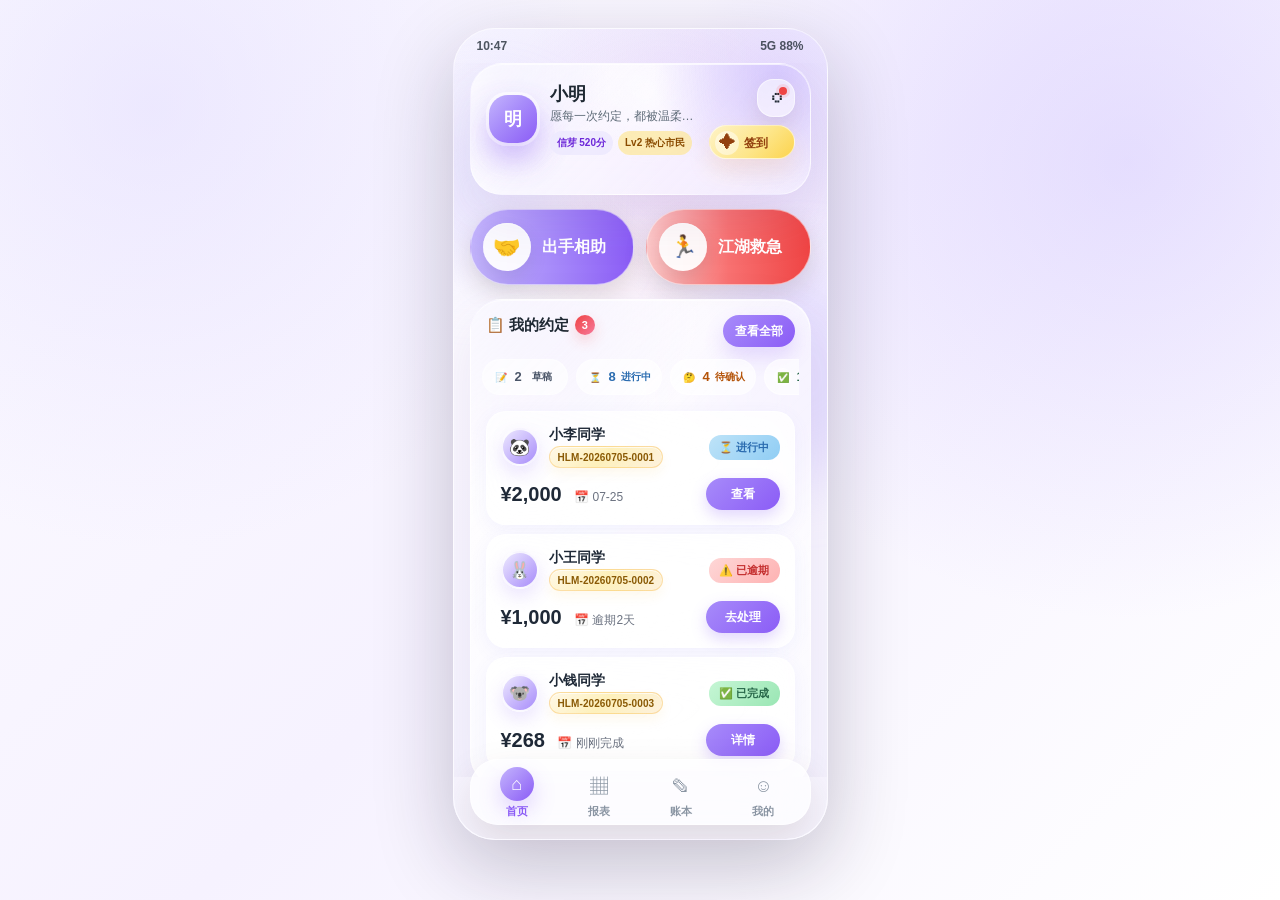
<file: index.html>
<!doctype html>
<html lang="zh-CN">
<head>
  <meta charset="UTF-8" />
  <meta name="viewport" content="width=device-width, initial-scale=1.0" />
  <title>还了么 MVP 高保真原型</title>
  <link rel="stylesheet" href="./style.css" />
  <link rel="stylesheet" href="./css/checkin.css" />
</head>
<body>
  <main class="prototype-stage">
    <section class="phone-shell" aria-label="还了么小程序高保真原型">
      <div class="device-glow glow-a"></div>
      <div class="device-glow glow-b"></div>
      <header class="status-bar">
        <span>10:47</span>
        <span>5G 88%</span>
      </header>
      <div id="app" class="app"></div>
      <div id="ledgerSheet"></div>
      <button id="ledgerFab" class="ledger-fab-fixed hidden"
        onpointerdown="handleLedgerFabDown(event)"
        onpointerup="handleLedgerFabUp(event)"
        onpointerleave="handleLedgerFabCancel()"
        onpointercancel="handleLedgerFabCancel()"
        oncontextmenu="return false"
        aria-label="添加收支">+</button>
      <nav class="tabbar" id="tabbar" aria-label="底部导航">
        <button data-route="home" class="tab active"><span>⌂</span><em>首页</em></button>
        <button data-route="reports" class="tab"><span>▦</span><em>报表</em></button>
        <button data-route="ledger" class="tab"><span>✎</span><em>账本</em></button>
        <button data-route="profile" class="tab"><span>☺</span><em>我的</em></button>
      </nav>
    </section>
  </main>
  <div id="toast" class="toast" role="status"></div>
  <script src="./js/checkin.js"></script>
  <script src="./app.js"></script>
</body>
</html>
</file>
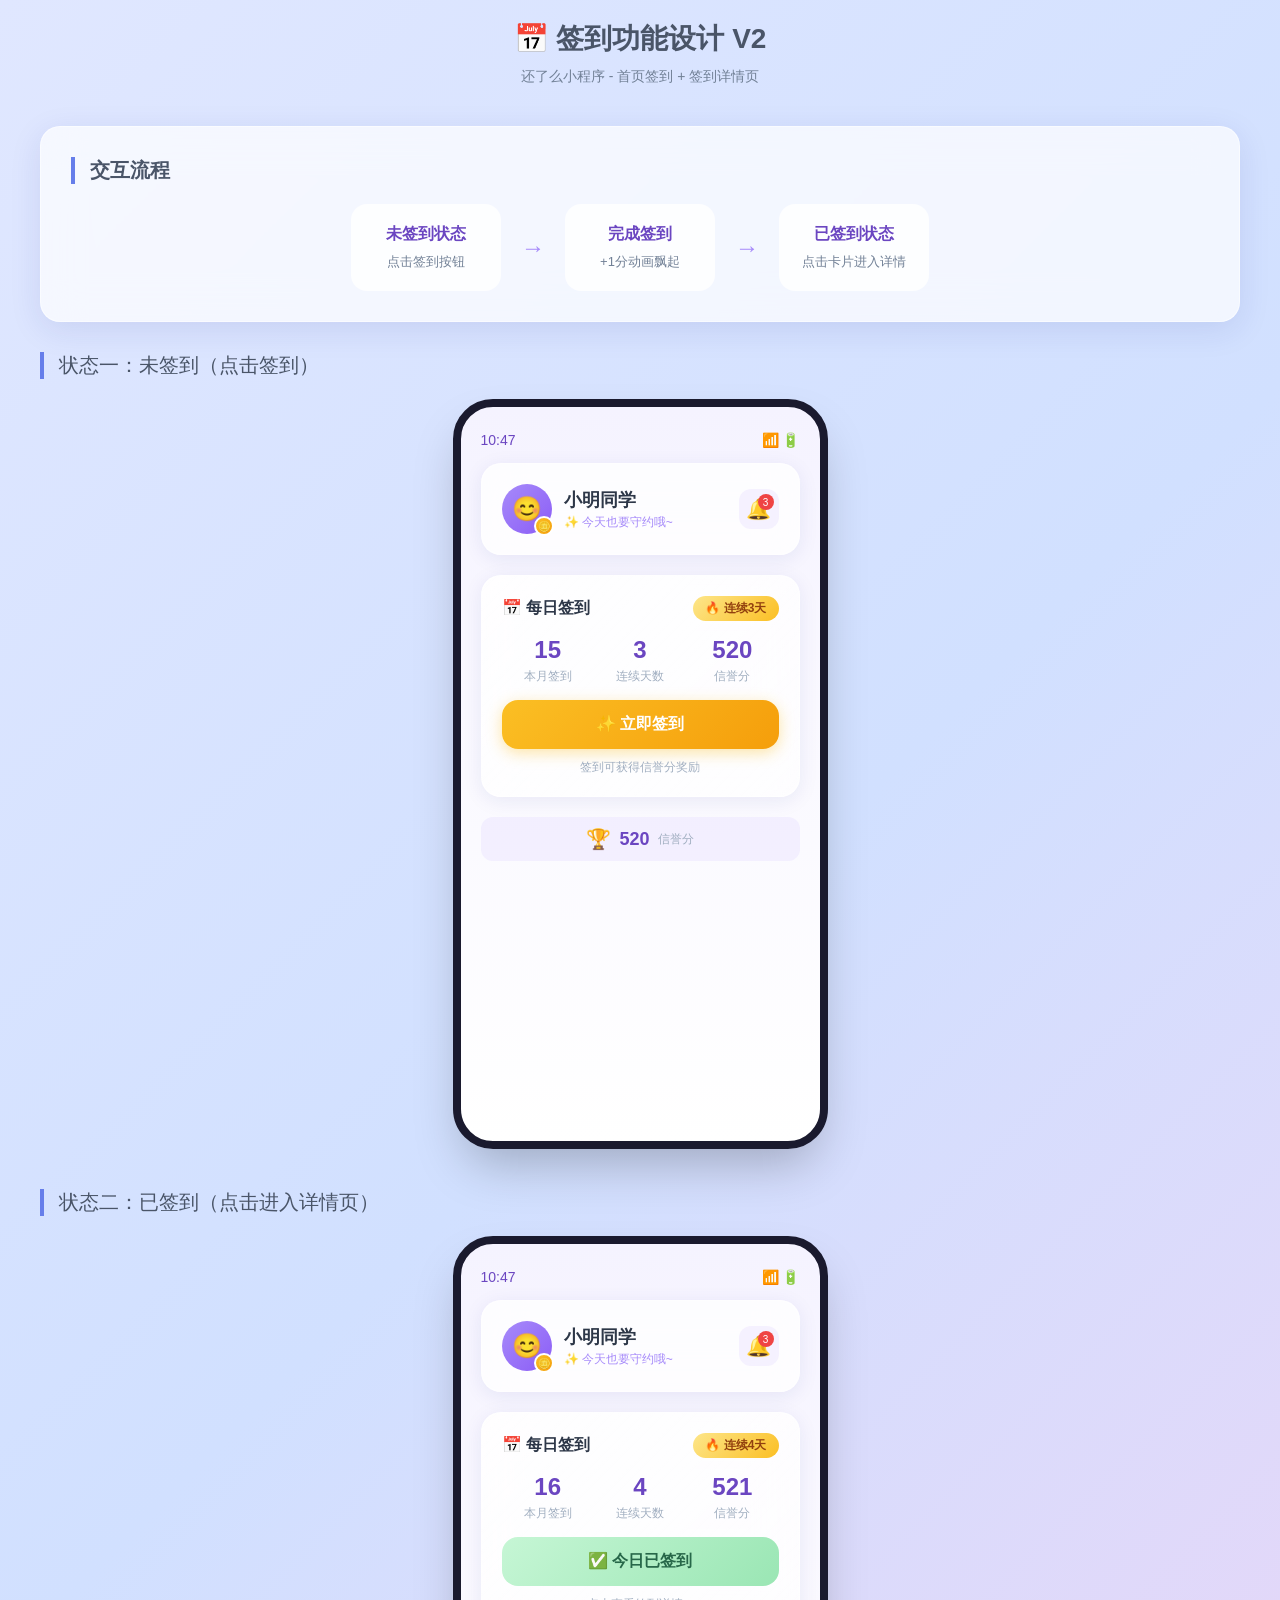
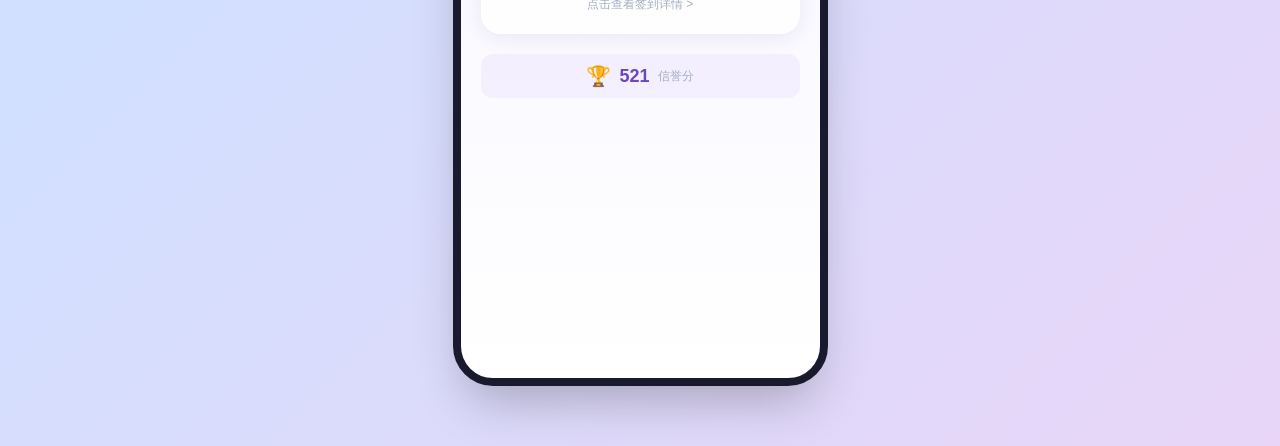
<file: 初版UI/还了么_签到功能设计V2.html>
<!DOCTYPE html>
<html lang="zh-CN">
<head>
    <meta charset="UTF-8">
    <meta name="viewport" content="width=device-width, initial-scale=1.0">
    <title>还了么 - 签到功能设计 V2</title>
    <style>
        * {
            margin: 0;
            padding: 0;
            box-sizing: border-box;
        }
        
        body {
            font-family: -apple-system, BlinkMacSystemFont, 'Segoe UI', 'PingFang SC', 'Hiragino Sans GB', 'Microsoft YaHei', sans-serif;
            background: linear-gradient(135deg, #e0e7ff 0%, #d1e0ff 50%, #e8d5f7 100%);
            min-height: 100vh;
            padding: 20px;
        }
        
        .container {
            max-width: 1200px;
            margin: 0 auto;
        }
        
        h1 {
            text-align: center;
            color: #4a5568;
            margin-bottom: 10px;
            font-size: 28px;
        }
        
        .subtitle {
            text-align: center;
            color: #718096;
            margin-bottom: 40px;
            font-size: 14px;
        }
        
        .section-title {
            font-size: 20px;
            color: #4a5568;
            margin-bottom: 20px;
            padding-left: 15px;
            border-left: 4px solid #667eea;
        }
        
        /* 手机模拟器 */
        .phone-mockup {
            width: 375px;
            height: 750px;
            background: linear-gradient(180deg, #f5f3ff 0%, #ffffff 100%);
            border-radius: 40px;
            box-shadow: 0 25px 50px -12px rgba(0, 0, 0, 0.25);
            overflow: hidden;
            position: relative;
            margin: 0 auto 40px;
            border: 8px solid #1a1a2e;
        }
        
        .phone-screen {
            height: 100%;
            overflow-y: auto;
            padding: 20px;
        }
        
        .phone-screen::-webkit-scrollbar {
            display: none;
        }
        
        /* 状态栏 */
        .status-bar {
            display: flex;
            justify-content: space-between;
            align-items: center;
            padding: 5px 0 15px;
            font-size: 14px;
            color: #6b46c1;
        }
        
        /* 用户卡片 */
        .user-card {
            background: rgba(255, 255, 255, 0.8);
            backdrop-filter: blur(20px);
            border-radius: 20px;
            padding: 20px;
            margin-bottom: 20px;
            box-shadow: 0 4px 20px rgba(31, 38, 135, 0.08);
            border: 1px solid rgba(255, 255, 255, 0.5);
        }
        
        .user-info {
            display: flex;
            align-items: center;
            justify-content: space-between;
        }
        
        .user-left {
            display: flex;
            align-items: center;
            gap: 12px;
        }
        
        .avatar {
            width: 50px;
            height: 50px;
            background: linear-gradient(135deg, #a78bfa 0%, #8b5cf6 100%);
            border-radius: 50%;
            display: flex;
            align-items: center;
            justify-content: center;
            font-size: 24px;
            position: relative;
        }
        
        .coin-badge {
            position: absolute;
            bottom: -2px;
            right: -2px;
            background: linear-gradient(135deg, #fbbf24 0%, #f59e0b 100%);
            border-radius: 50%;
            width: 20px;
            height: 20px;
            display: flex;
            align-items: center;
            justify-content: center;
            font-size: 10px;
            border: 2px solid white;
        }
        
        .user-name {
            font-size: 18px;
            font-weight: 600;
            color: #2d3748;
        }
        
        .user-status {
            font-size: 12px;
            color: #a78bfa;
            margin-top: 2px;
        }
        
        .notification-btn {
            width: 40px;
            height: 40px;
            background: rgba(167, 139, 250, 0.1);
            border-radius: 12px;
            display: flex;
            align-items: center;
            justify-content: center;
            position: relative;
            cursor: pointer;
            border: none;
            font-size: 20px;
        }
        
        .notification-badge {
            position: absolute;
            top: 5px;
            right: 5px;
            background: #ef4444;
            color: white;
            font-size: 10px;
            width: 16px;
            height: 16px;
            border-radius: 50%;
            display: flex;
            align-items: center;
            justify-content: center;
        }
        
        /* 签到卡片 */
        .checkin-card {
            background: linear-gradient(135deg, rgba(255, 255, 255, 0.9) 0%, rgba(255, 255, 255, 0.7) 100%);
            backdrop-filter: blur(20px);
            border-radius: 20px;
            padding: 20px;
            margin-bottom: 20px;
            box-shadow: 0 4px 20px rgba(31, 38, 135, 0.08);
            border: 1px solid rgba(255, 255, 255, 0.5);
            cursor: pointer;
            transition: all 0.3s ease;
            position: relative;
            overflow: hidden;
        }
        
        .checkin-card:hover {
            transform: translateY(-2px);
            box-shadow: 0 8px 30px rgba(31, 38, 135, 0.12);
        }
        
        .checkin-card.checked:hover {
            cursor: pointer;
        }
        
        .checkin-header {
            display: flex;
            justify-content: space-between;
            align-items: center;
            margin-bottom: 15px;
        }
        
        .checkin-title {
            display: flex;
            align-items: center;
            gap: 8px;
            font-size: 16px;
            font-weight: 600;
            color: #2d3748;
        }
        
        .checkin-streak {
            background: linear-gradient(135deg, #fde68a 0%, #fbbf24 100%);
            color: #92400e;
            padding: 4px 12px;
            border-radius: 20px;
            font-size: 12px;
            font-weight: 600;
        }
        
        .checkin-stats {
            display: flex;
            justify-content: space-around;
            text-align: center;
            margin-bottom: 15px;
        }
        
        .stat-item {
            flex: 1;
        }
        
        .stat-value {
            font-size: 24px;
            font-weight: 700;
            color: #6b46c1;
        }
        
        .stat-label {
            font-size: 12px;
            color: #a0aec0;
            margin-top: 4px;
        }
        
        .checkin-btn {
            width: 100%;
            padding: 14px;
            border-radius: 16px;
            border: none;
            font-size: 16px;
            font-weight: 600;
            cursor: pointer;
            transition: all 0.3s ease;
            display: flex;
            align-items: center;
            justify-content: center;
            gap: 8px;
        }
        
        .checkin-btn.unchecked {
            background: linear-gradient(135deg, #fbbf24 0%, #f59e0b 100%);
            color: white;
            box-shadow: 0 4px 15px rgba(251, 191, 36, 0.4);
        }
        
        .checkin-btn.unchecked:hover {
            transform: translateY(-2px);
            box-shadow: 0 6px 20px rgba(251, 191, 36, 0.5);
        }
        
        .checkin-btn.checked {
            background: linear-gradient(135deg, #c6f6d5 0%, #9ae6b4 100%);
            color: #276749;
        }
        
        .checkin-hint {
            text-align: center;
            margin-top: 10px;
            font-size: 12px;
            color: #a0aec0;
        }
        
        /* +1分飘起动画 */
        .score-animation {
            position: absolute;
            left: 50%;
            top: 50%;
            transform: translateX(-50%);
            font-size: 16px;
            font-weight: 600;
            color: #f59e0b;
            opacity: 0;
            pointer-events: none;
            z-index: 10;
        }
        
        .score-animation.animate {
            animation: floatUp 1.5s ease-out forwards;
        }
        
        @keyframes floatUp {
            0% {
                opacity: 1;
                transform: translateX(-50%) translateY(0);
            }
            100% {
                opacity: 0;
                transform: translateX(-50%) translateY(-80px);
            }
        }
        
        /* 信誉分显示 */
        .credit-display {
            display: flex;
            align-items: center;
            justify-content: center;
            gap: 8px;
            margin-top: 12px;
            padding: 10px;
            background: rgba(167, 139, 250, 0.1);
            border-radius: 12px;
        }
        
        .credit-icon {
            font-size: 20px;
        }
        
        .credit-value {
            font-size: 18px;
            font-weight: 700;
            color: #6b46c1;
        }
        
        .credit-label {
            font-size: 12px;
            color: #a0aec0;
        }
        
        /* 签到详情页面 */
        .checkin-detail-page {
            display: none;
            position: fixed;
            top: 0;
            left: 0;
            right: 0;
            bottom: 0;
            background: linear-gradient(180deg, #f5f3ff 0%, #ffffff 100%);
            z-index: 100;
            overflow-y: auto;
        }
        
        .checkin-detail-page.active {
            display: block;
        }
        
        .detail-header {
            display: flex;
            align-items: center;
            padding: 20px;
            background: rgba(255, 255, 255, 0.8);
            backdrop-filter: blur(20px);
            position: sticky;
            top: 0;
            z-index: 10;
        }
        
        .back-btn {
            width: 40px;
            height: 40px;
            background: rgba(167, 139, 250, 0.1);
            border-radius: 12px;
            display: flex;
            align-items: center;
            justify-content: center;
            border: none;
            cursor: pointer;
            font-size: 18px;
            margin-right: 15px;
        }
        
        .detail-title {
            font-size: 18px;
            font-weight: 600;
            color: #2d3748;
        }
        
        .detail-content {
            padding: 20px;
        }
        
        /* 签到统计卡片 */
        .stats-card {
            background: linear-gradient(135deg, #a78bfa 0%, #8b5cf6 100%);
            border-radius: 20px;
            padding: 25px;
            margin-bottom: 20px;
            color: white;
        }
        
        .stats-main {
            display: flex;
            justify-content: space-around;
            text-align: center;
            margin-bottom: 20px;
        }
        
        .stats-main .stat-value {
            font-size: 32px;
            font-weight: 700;
            color: white;
        }
        
        .stats-main .stat-label {
            font-size: 13px;
            color: rgba(255, 255, 255, 0.8);
            margin-top: 5px;
        }
        
        .streak-progress {
            background: rgba(255, 255, 255, 0.2);
            border-radius: 12px;
            padding: 15px;
        }
        
        .streak-progress h4 {
            font-size: 14px;
            margin-bottom: 10px;
        }
        
        .progress-bar {
            height: 8px;
            background: rgba(255, 255, 255, 0.3);
            border-radius: 4px;
            overflow: hidden;
            margin-bottom: 8px;
        }
        
        .progress-fill {
            height: 100%;
            background: linear-gradient(90deg, #fbbf24 0%, #f59e0b 100%);
            border-radius: 4px;
            transition: width 0.5s ease;
        }
        
        .progress-text {
            font-size: 12px;
            color: rgba(255, 255, 255, 0.8);
        }
        
        /* 日历卡片 */
        .calendar-card {
            background: rgba(255, 255, 255, 0.9);
            backdrop-filter: blur(20px);
            border-radius: 20px;
            padding: 20px;
            margin-bottom: 20px;
            box-shadow: 0 4px 20px rgba(31, 38, 135, 0.08);
        }
        
        .calendar-header {
            display: flex;
            justify-content: space-between;
            align-items: center;
            margin-bottom: 15px;
        }
        
        .calendar-month {
            font-size: 16px;
            font-weight: 600;
            color: #2d3748;
        }
        
        .calendar-nav {
            display: flex;
            gap: 8px;
        }
        
        .calendar-nav button {
            width: 32px;
            height: 32px;
            border: none;
            background: rgba(167, 139, 250, 0.1);
            border-radius: 8px;
            cursor: pointer;
            font-size: 14px;
            color: #6b46c1;
        }
        
        .calendar-weekdays {
            display: grid;
            grid-template-columns: repeat(7, 1fr);
            gap: 4px;
            margin-bottom: 8px;
        }
        
        .weekday {
            text-align: center;
            font-size: 12px;
            color: #a0aec0;
            padding: 8px 0;
        }
        
        .calendar-days {
            display: grid;
            grid-template-columns: repeat(7, 1fr);
            gap: 4px;
        }
        
        .calendar-day {
            aspect-ratio: 1;
            display: flex;
            align-items: center;
            justify-content: center;
            border-radius: 10px;
            font-size: 14px;
            cursor: pointer;
            transition: all 0.2s ease;
        }
        
        .calendar-day.empty {
            background: transparent;
        }
        
        .calendar-day.normal {
            color: #4a5568;
        }
        
        .calendar-day.checked {
            background: linear-gradient(135deg, #68d391 0%, #48bb78 100%);
            color: white;
            font-weight: 600;
        }
        
        .calendar-day.today {
            border: 2px solid #8b5cf6;
            color: #8b5cf6;
            font-weight: 600;
        }
        
        .calendar-day.today.checked {
            border: none;
        }
        
        .calendar-day.future {
            color: #cbd5e0;
        }
        
        /* 签到规则 */
        .rules-card {
            background: rgba(255, 255, 255, 0.9);
            backdrop-filter: blur(20px);
            border-radius: 20px;
            padding: 20px;
            box-shadow: 0 4px 20px rgba(31, 38, 135, 0.08);
        }
        
        .rules-title {
            font-size: 16px;
            font-weight: 600;
            color: #2d3748;
            margin-bottom: 15px;
            display: flex;
            align-items: center;
            gap: 8px;
        }
        
        .rule-item {
            display: flex;
            align-items: center;
            gap: 12px;
            padding: 12px 0;
            border-bottom: 1px solid rgba(0, 0, 0, 0.05);
        }
        
        .rule-item:last-child {
            border-bottom: none;
        }
        
        .rule-icon {
            width: 36px;
            height: 36px;
            border-radius: 10px;
            display: flex;
            align-items: center;
            justify-content: center;
            font-size: 18px;
        }
        
        .rule-icon.gold {
            background: linear-gradient(135deg, #fde68a 0%, #fbbf24 100%);
        }
        
        .rule-icon.purple {
            background: linear-gradient(135deg, #c4b5fd 0%, #a78bfa 100%);
        }
        
        .rule-icon.green {
            background: linear-gradient(135deg, #86efac 0%, #4ade80 100%);
        }
        
        .rule-text {
            flex: 1;
        }
        
        .rule-text h5 {
            font-size: 14px;
            color: #2d3748;
            margin-bottom: 2px;
        }
        
        .rule-text p {
            font-size: 12px;
            color: #a0aec0;
        }
        
        /* 设计说明区域 */
        .design-section {
            background: rgba(255, 255, 255, 0.7);
            backdrop-filter: blur(20px);
            border-radius: 20px;
            padding: 30px;
            box-shadow: 0 8px 32px rgba(31, 38, 135, 0.1);
            border: 1px solid rgba(255, 255, 255, 0.5);
            margin-bottom: 30px;
        }
        
        .interaction-flow {
            display: flex;
            align-items: center;
            justify-content: center;
            gap: 20px;
            flex-wrap: wrap;
            margin-top: 20px;
        }
        
        .flow-box {
            background: rgba(255, 255, 255, 0.8);
            border-radius: 16px;
            padding: 20px;
            text-align: center;
            min-width: 150px;
        }
        
        .flow-box h4 {
            color: #6b46c1;
            margin-bottom: 8px;
        }
        
        .flow-box p {
            color: #718096;
            font-size: 13px;
        }
        
        .flow-arrow {
            font-size: 24px;
            color: #a78bfa;
        }
        
        /* 响应式 */
        @media (max-width: 768px) {
            .phone-mockup {
                width: 100%;
                max-width: 375px;
            }
        }
    </style>
</head>
<body>
    <div class="container">
        <h1>📅 签到功能设计 V2</h1>
        <p class="subtitle">还了么小程序 - 首页签到 + 签到详情页</p>
        
        <!-- 交互流程说明 -->
        <div class="design-section">
            <h2 class="section-title">交互流程</h2>
            <div class="interaction-flow">
                <div class="flow-box">
                    <h4>未签到状态</h4>
                    <p>点击签到按钮</p>
                </div>
                <span class="flow-arrow">→</span>
                <div class="flow-box">
                    <h4>完成签到</h4>
                    <p>+1分动画飘起</p>
                </div>
                <span class="flow-arrow">→</span>
                <div class="flow-box">
                    <h4>已签到状态</h4>
                    <p>点击卡片进入详情</p>
                </div>
            </div>
        </div>
        
        <!-- 手机模拟器 - 未签到状态 -->
        <div class="section-title">状态一：未签到（点击签到）</div>
        <div class="phone-mockup">
            <div class="phone-screen">
                <!-- 状态栏 -->
                <div class="status-bar">
                    <span>10:47</span>
                    <span>📶 🔋</span>
                </div>
                
                <!-- 用户卡片 -->
                <div class="user-card">
                    <div class="user-info">
                        <div class="user-left">
                            <div class="avatar">
                                😊
                                <div class="coin-badge">🪙</div>
                            </div>
                            <div>
                                <div class="user-name">小明同学</div>
                                <div class="user-status">✨ 今天也要守约哦~</div>
                            </div>
                        </div>
                        <button class="notification-btn">
                            🔔
                            <span class="notification-badge">3</span>
                        </button>
                    </div>
                </div>
                
                <!-- 签到卡片 - 未签到 -->
                <div class="checkin-card" id="checkinCard1" onclick="handleCheckin(this)">
                    <div class="checkin-header">
                        <div class="checkin-title">
                            📅 每日签到
                        </div>
                        <div class="checkin-streak">🔥 连续3天</div>
                    </div>
                    
                    <div class="checkin-stats">
                        <div class="stat-item">
                            <div class="stat-value">15</div>
                            <div class="stat-label">本月签到</div>
                        </div>
                        <div class="stat-item">
                            <div class="stat-value">3</div>
                            <div class="stat-label">连续天数</div>
                        </div>
                        <div class="stat-item">
                            <div class="stat-value">520</div>
                            <div class="stat-label">信誉分</div>
                        </div>
                    </div>
                    
                    <button class="checkin-btn unchecked" onclick="event.stopPropagation(); handleCheckin(document.getElementById('checkinCard1'))">
                        ✨ 立即签到
                    </button>
                    
                    <div class="score-animation" id="scoreAnim1">+1 信誉分</div>
                    
                    <div class="checkin-hint">签到可获得信誉分奖励</div>
                </div>
                
                <!-- 信誉分显示 -->
                <div class="credit-display">
                    <span class="credit-icon">🏆</span>
                    <span class="credit-value" id="creditValue1">520</span>
                    <span class="credit-label">信誉分</span>
                </div>
            </div>
        </div>
        
        <!-- 手机模拟器 - 已签到状态 -->
        <div class="section-title">状态二：已签到（点击进入详情页）</div>
        <div class="phone-mockup">
            <div class="phone-screen">
                <!-- 状态栏 -->
                <div class="status-bar">
                    <span>10:47</span>
                    <span>📶 🔋</span>
                </div>
                
                <!-- 用户卡片 -->
                <div class="user-card">
                    <div class="user-info">
                        <div class="user-left">
                            <div class="avatar">
                                😊
                                <div class="coin-badge">🪙</div>
                            </div>
                            <div>
                                <div class="user-name">小明同学</div>
                                <div class="user-status">✨ 今天也要守约哦~</div>
                            </div>
                        </div>
                        <button class="notification-btn">
                            🔔
                            <span class="notification-badge">3</span>
                        </button>
                    </div>
                </div>
                
                <!-- 签到卡片 - 已签到 -->
                <div class="checkin-card checked" onclick="showDetailPage()">
                    <div class="checkin-header">
                        <div class="checkin-title">
                            📅 每日签到
                        </div>
                        <div class="checkin-streak">🔥 连续4天</div>
                    </div>
                    
                    <div class="checkin-stats">
                        <div class="stat-item">
                            <div class="stat-value">16</div>
                            <div class="stat-label">本月签到</div>
                        </div>
                        <div class="stat-item">
                            <div class="stat-value">4</div>
                            <div class="stat-label">连续天数</div>
                        </div>
                        <div class="stat-item">
                            <div class="stat-value">521</div>
                            <div class="stat-label">信誉分</div>
                        </div>
                    </div>
                    
                    <button class="checkin-btn checked">
                        ✅ 今日已签到
                    </button>
                    
                    <div class="checkin-hint">点击查看签到详情 ></div>
                </div>
                
                <!-- 信誉分显示 -->
                <div class="credit-display">
                    <span class="credit-icon">🏆</span>
                    <span class="credit-value">521</span>
                    <span class="credit-label">信誉分</span>
                </div>
            </div>
        </div>
        
        <!-- 签到详情页面 -->
        <div class="checkin-detail-page" id="detailPage">
            <div class="detail-header">
                <button class="back-btn" onclick="hideDetailPage()">←</button>
                <h3 class="detail-title">📅 签到详情</h3>
            </div>
            
            <div class="detail-content">
                <!-- 统计卡片 -->
                <div class="stats-card">
                    <div class="stats-main">
                        <div class="stat-item">
                            <div class="stat-value">16</div>
                            <div class="stat-label">本月签到</div>
                        </div>
                        <div class="stat-item">
                            <div class="stat-value">4</div>
                            <div class="stat-label">连续天数</div>
                        </div>
                        <div class="stat-item">
                            <div class="stat-value">521</div>
                            <div class="stat-label">信誉分</div>
                        </div>
                    </div>
                    
                    <div class="streak-progress">
                        <h4>🔥 连续签到奖励进度</h4>
                        <div class="progress-bar">
                            <div class="progress-fill" style="width: 57%;"></div>
                        </div>
                        <p class="progress-text">再坚持3天可获得 +5 信誉分奖励</p>
                    </div>
                </div>
                
                <!-- 日历卡片 -->
                <div class="calendar-card">
                    <div class="calendar-header">
                        <span class="calendar-month" id="detailCalendarMonth">2024年1月</span>
                        <div class="calendar-nav">
                            <button onclick="prevDetailMonth()">◀</button>
                            <button onclick="nextDetailMonth()">▶</button>
                        </div>
                    </div>
                    
                    <div class="calendar-weekdays">
                        <div class="weekday">日</div>
                        <div class="weekday">一</div>
                        <div class="weekday">二</div>
                        <div class="weekday">三</div>
                        <div class="weekday">四</div>
                        <div class="weekday">五</div>
                        <div class="weekday">六</div>
                    </div>
                    
                    <div class="calendar-days" id="detailCalendarDays">
                        <!-- 日历日期由JS生成 -->
                    </div>
                </div>
                
                <!-- 签到规则 -->
                <div class="rules-card">
                    <h4 class="rules-title">📋 签到规则</h4>
                    
                    <div class="rule-item">
                        <div class="rule-icon gold">🪙</div>
                        <div class="rule-text">
                            <h5>每日签到</h5>
                            <p>每次签到获得 +1 信誉分</p>
                        </div>
                    </div>
                    
                    <div class="rule-item">
                        <div class="rule-icon purple">🔥</div>
                        <div class="rule-text">
                            <h5>连续7天</h5>
                            <p>额外获得 +5 信誉分</p>
                        </div>
                    </div>
                    
                    <div class="rule-item">
                        <div class="rule-icon green">🏆</div>
                        <div class="rule-text">
                            <h5>连续30天</h5>
                            <p>额外获得 +20 信誉分</p>
                        </div>
                    </div>
                </div>
            </div>
        </div>
    </div>
    
    <script>
        // 签到处理
        function handleCheckin(card) {
            const btn = card.querySelector('.checkin-btn');
            const scoreAnim = card.querySelector('.score-animation');
            const creditValue = document.getElementById('creditValue1');
            const streakBadge = card.querySelector('.checkin-streak');
            const hint = card.querySelector('.checkin-hint');
            
            // 更新按钮状态
            btn.className = 'checkin-btn checked';
            btn.innerHTML = '✅ 今日已签到';
            
            // 更新卡片状态
            card.classList.add('checked');
            card.onclick = showDetailPage;
            
            // 更新连续天数
            streakBadge.textContent = '🔥 连续4天';
            
            // 更新信誉分
            creditValue.textContent = '521';
            
            // 更新提示文字
            hint.textContent = '点击查看签到详情 >';
            
            // 播放动画
            scoreAnim.classList.add('animate');
            
            // 动画结束后移除类
            setTimeout(() => {
                scoreAnim.classList.remove('animate');
            }, 1500);
        }
        
        // 显示详情页
        function showDetailPage() {
            document.getElementById('detailPage').classList.add('active');
            generateDetailCalendar();
        }
        
        // 隐藏详情页
        function hideDetailPage() {
            document.getElementById('detailPage').classList.remove('active');
        }
        
        // 日历数据
        let detailYear = 2024;
        let detailMonth = 0;
        
        const checkedDays = [1, 2, 3, 5, 6, 7, 8, 10, 11, 12, 13, 14, 15, 16, 17, 18];
        const today = 18;
        
        function generateDetailCalendar() {
            const daysContainer = document.getElementById('detailCalendarDays');
            daysContainer.innerHTML = '';
            
            const firstDay = new Date(detailYear, detailMonth, 1).getDay();
            const daysInMonth = new Date(detailYear, detailMonth + 1, 0).getDate();
            
            document.getElementById('detailCalendarMonth').textContent = 
                `${detailYear}年${detailMonth + 1}月`;
            
            for (let i = 0; i < firstDay; i++) {
                const emptyDay = document.createElement('div');
                emptyDay.className = 'calendar-day empty';
                daysContainer.appendChild(emptyDay);
            }
            
            for (let day = 1; day <= daysInMonth; day++) {
                const dayElement = document.createElement('div');
                dayElement.className = 'calendar-day';
                dayElement.textContent = day;
                
                if (checkedDays.includes(day)) {
                    dayElement.classList.add('checked');
                } else if (day === today) {
                    dayElement.classList.add('today');
                } else if (day > today) {
                    dayElement.classList.add('future');
                } else {
                    dayElement.classList.add('normal');
                }
                
                daysContainer.appendChild(dayElement);
            }
        }
        
        function prevDetailMonth() {
            detailMonth--;
            if (detailMonth < 0) {
                detailMonth = 11;
                detailYear--;
            }
            generateDetailCalendar();
        }
        
        function nextDetailMonth() {
            detailMonth++;
            if (detailMonth > 11) {
                detailMonth = 0;
                detailYear++;
            }
            generateDetailCalendar();
        }
    </script>
</body>
</html>
</file>
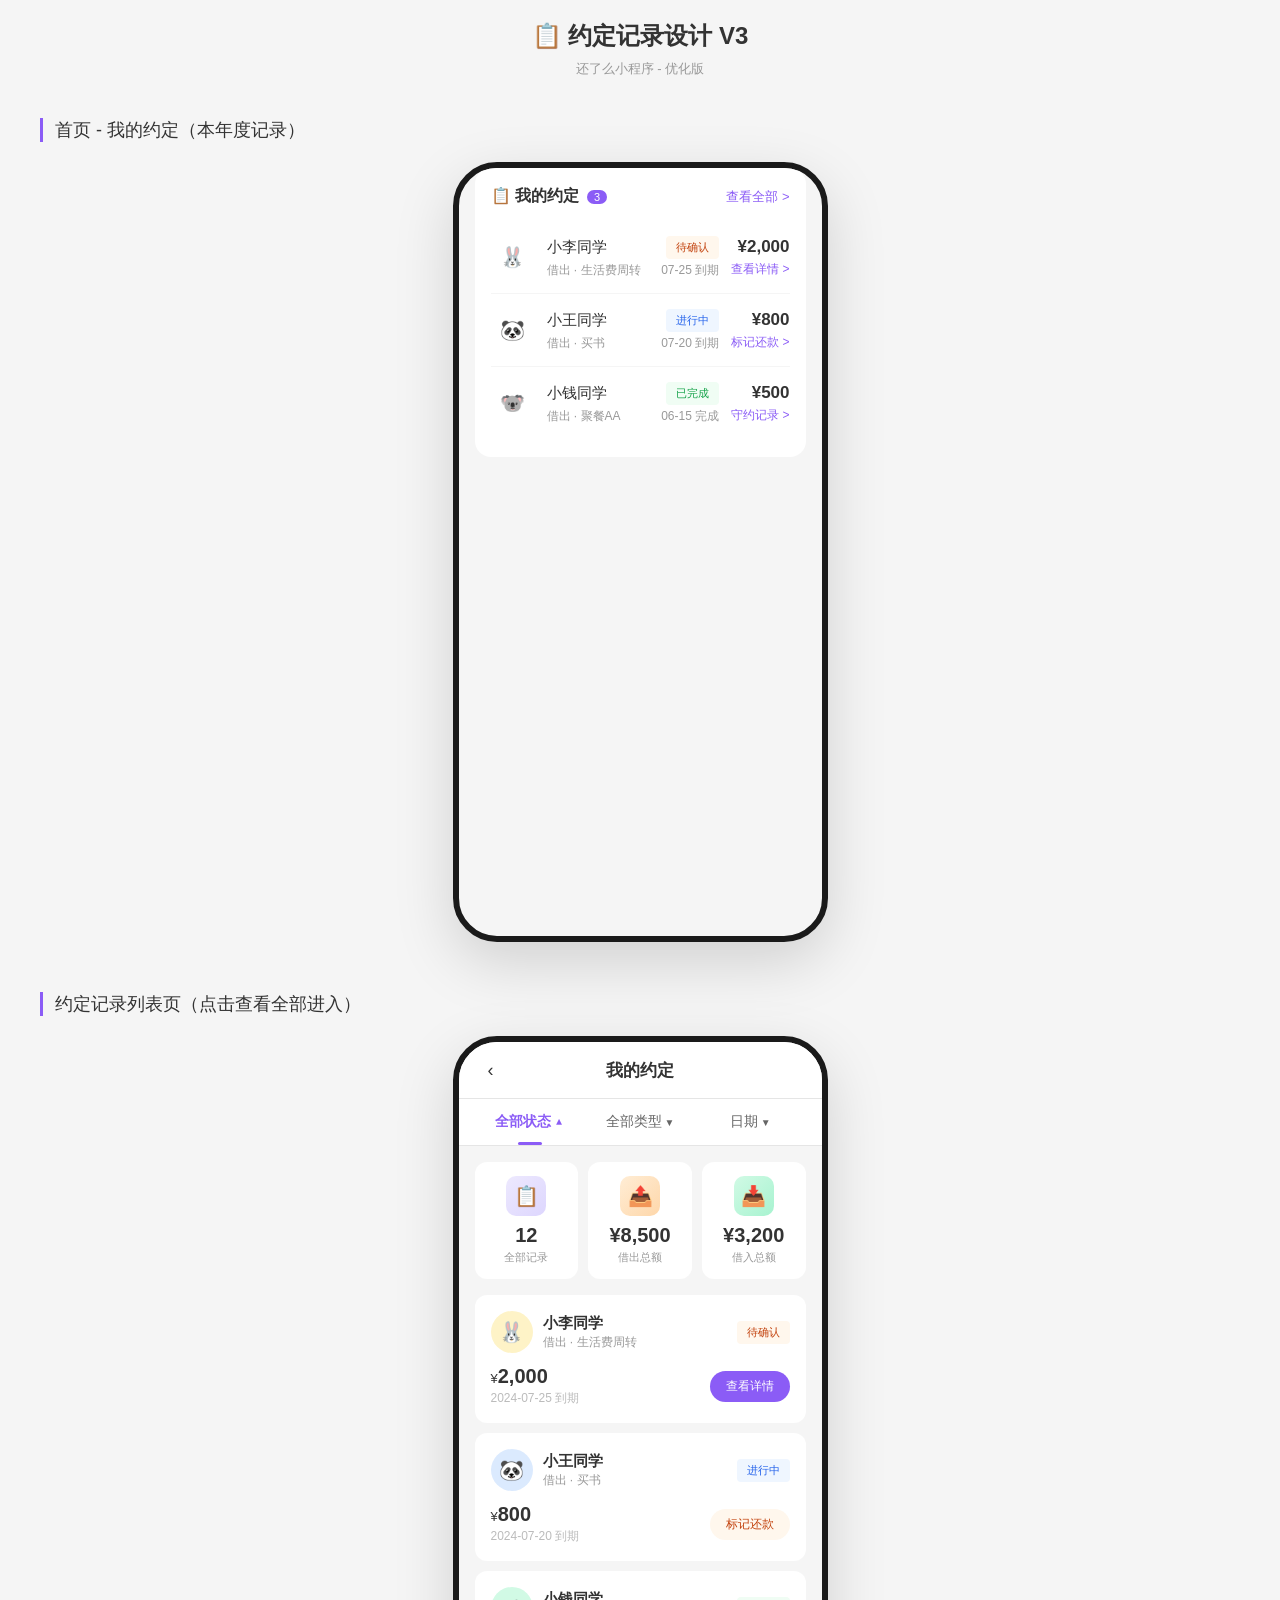
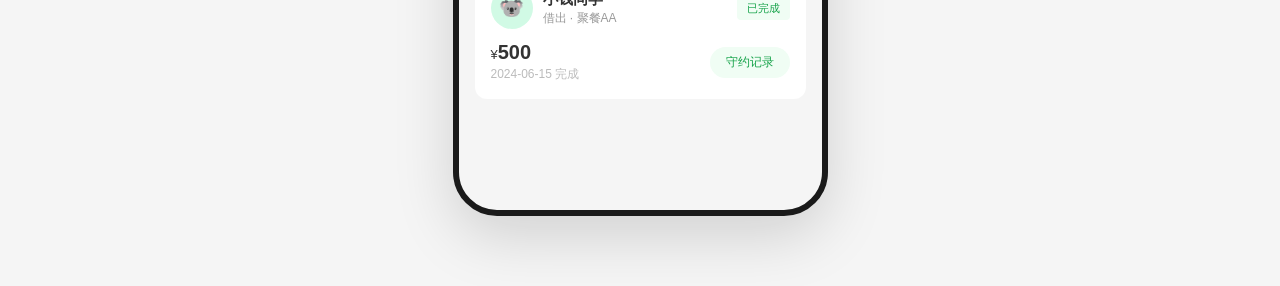
<file: 初版UI/还了么_约定记录设计V3.html>
<!DOCTYPE html>
<html lang="zh-CN">
<head>
    <meta charset="UTF-8">
    <meta name="viewport" content="width=device-width, initial-scale=1.0">
    <title>还了么 - 约定记录设计 V3</title>
    <style>
        * { margin: 0; padding: 0; box-sizing: border-box; }
        
        body {
            font-family: -apple-system, BlinkMacSystemFont, 'PingFang SC', 'Helvetica Neue', 'Microsoft YaHei', sans-serif;
            background: #f5f5f5;
            min-height: 100vh;
            padding: 20px;
        }
        
        .container { max-width: 1200px; margin: 0 auto; }
        h1 { text-align: center; color: #333; margin-bottom: 8px; font-size: 24px; }
        .subtitle { text-align: center; color: #999; margin-bottom: 40px; font-size: 13px; }
        .section-title { font-size: 18px; color: #333; margin-bottom: 20px; padding-left: 12px; border-left: 3px solid #8b5cf6; }

        /* ========== 手机模拟器 ========== */
        .phone-mockup {
            width: 375px;
            height: 780px;
            background: #f5f5f5;
            border-radius: 44px;
            box-shadow: 0 20px 60px rgba(0,0,0,0.15);
            overflow: hidden;
            margin: 0 auto 50px;
            border: 6px solid #1a1a1a;
            position: relative;
        }
        .phone-screen { height: 100%; overflow-y: auto; }
        .phone-screen::-webkit-scrollbar { display: none; }

        /* ========== 微信小程序导航栏 ========== */
        .wx-nav {
            background: #fff;
            padding: 12px 16px;
            display: flex;
            align-items: center;
            position: sticky;
            top: 0;
            z-index: 10;
            border-bottom: 0.5px solid #e5e5e5;
        }
        .wx-nav-back {
            width: 32px; height: 32px;
            display: flex; align-items: center; justify-content: center;
            font-size: 18px; color: #333; cursor: pointer;
        }
        .wx-nav-title {
            flex: 1; text-align: center;
            font-size: 17px; font-weight: 600; color: #333;
            margin-right: 32px;
        }

        /* ========== 筛选标签栏 ========== */
        .filter-bar {
            background: #fff;
            padding: 0 16px;
            display: flex;
            border-bottom: 0.5px solid #e5e5e5;
        }
        .filter-tab {
            flex: 1;
            text-align: center;
            padding: 14px 0;
            font-size: 14px;
            color: #666;
            position: relative;
            cursor: pointer;
            display: flex;
            align-items: center;
            justify-content: center;
            gap: 3px;
        }
        .filter-tab.active {
            color: #8b5cf6;
            font-weight: 600;
        }
        .filter-tab.active::after {
            content: '';
            position: absolute;
            bottom: 0; left: 50%;
            transform: translateX(-50%);
            width: 24px; height: 3px;
            background: #8b5cf6;
            border-radius: 2px;
        }
        .filter-tab .arrow {
            font-size: 10px;
            transition: transform 0.2s;
        }
        .filter-tab.active .arrow {
            transform: rotate(180deg);
        }

        /* ========== 筛选下拉面板 ========== */
        .filter-panel {
            background: #fff;
            padding: 16px;
            display: none;
            border-bottom: 0.5px solid #e5e5e5;
        }
        .filter-panel.show { display: block; }
        
        .filter-chip-group {
            display: flex;
            flex-wrap: wrap;
            gap: 8px;
        }
        .filter-chip {
            padding: 8px 16px;
            border-radius: 20px;
            font-size: 13px;
            color: #666;
            background: #f5f5f5;
            cursor: pointer;
            border: none;
            transition: all 0.2s;
        }
        .filter-chip.active {
            background: rgba(139, 92, 246, 0.1);
            color: #8b5cf6;
            font-weight: 500;
        }
        
        .filter-actions {
            display: flex;
            gap: 10px;
            margin-top: 14px;
        }
        .filter-reset {
            flex: 1;
            padding: 10px;
            background: #f5f5f5;
            color: #666;
            border: none;
            border-radius: 8px;
            font-size: 14px;
            cursor: pointer;
        }
        .filter-confirm {
            flex: 2;
            padding: 10px;
            background: #8b5cf6;
            color: #fff;
            border: none;
            border-radius: 8px;
            font-size: 14px;
            font-weight: 500;
            cursor: pointer;
        }

        /* ========== 日期选择器（新样式） ========== */
        .date-picker {
            display: flex;
            align-items: center;
            gap: 10px;
        }
        .date-picker-item {
            flex: 1;
            background: #f9f9f9;
            border: 1px solid #e5e5e5;
            border-radius: 10px;
            padding: 12px 14px;
            display: flex;
            align-items: center;
            gap: 8px;
            cursor: pointer;
            transition: all 0.2s;
        }
        .date-picker-item:hover {
            border-color: #8b5cf6;
            background: rgba(139, 92, 246, 0.02);
        }
        .date-picker-icon {
            width: 32px;
            height: 32px;
            background: linear-gradient(135deg, #a78bfa 0%, #8b5cf6 100%);
            border-radius: 8px;
            display: flex;
            align-items: center;
            justify-content: center;
            font-size: 16px;
            flex-shrink: 0;
        }
        .date-picker-text {
            flex: 1;
        }
        .date-picker-label {
            font-size: 11px;
            color: #999;
            margin-bottom: 1px;
        }
        .date-picker-value {
            font-size: 14px;
            color: #333;
            font-weight: 500;
        }
        .date-picker-arrow {
            color: #ccc;
            font-size: 12px;
        }
        .date-picker-sep {
            color: #ccc;
            font-size: 14px;
            font-weight: 300;
        }

        /* ========== 统计概览（带图标） ========== */
        .stats-row {
            display: flex;
            gap: 10px;
            padding: 16px;
        }
        .stat-box {
            flex: 1;
            background: #fff;
            border-radius: 12px;
            padding: 14px 10px;
            text-align: center;
            display: flex;
            flex-direction: column;
            align-items: center;
        }
        .stat-icon {
            width: 40px;
            height: 40px;
            border-radius: 10px;
            display: flex;
            align-items: center;
            justify-content: center;
            font-size: 20px;
            margin-bottom: 8px;
        }
        .stat-icon.purple {
            background: linear-gradient(135deg, #ede9fe 0%, #ddd6fe 100%);
        }
        .stat-icon.orange {
            background: linear-gradient(135deg, #ffedd5 0%, #fed7aa 100%);
        }
        .stat-icon.green {
            background: linear-gradient(135deg, #d1fae5 0%, #a7f3d0 100%);
        }
        .stat-box .val {
            font-size: 20px;
            font-weight: 700;
            color: #333;
        }
        .stat-box .lbl {
            font-size: 11px;
            color: #999;
            margin-top: 3px;
        }

        /* ========== 记录列表 ========== */
        .record-list { padding: 0 16px 16px; }
        
        .record-item {
            background: #fff;
            border-radius: 12px;
            padding: 16px;
            margin-bottom: 10px;
        }
        .record-item:last-child { margin-bottom: 0; }

        .record-top {
            display: flex;
            justify-content: space-between;
            align-items: center;
            margin-bottom: 12px;
        }
        .record-user {
            display: flex;
            align-items: center;
            gap: 10px;
        }
        .record-avatar {
            width: 42px; height: 42px;
            border-radius: 50%;
            display: flex; align-items: center; justify-content: center;
            font-size: 20px;
        }
        .record-avatar.yellow { background: #fef3c7; }
        .record-avatar.blue { background: #dbeafe; }
        .record-avatar.green { background: #d1fae5; }
        .record-avatar.pink { background: #fce7f3; }
        .record-avatar.purple { background: #ede9fe; }
        
        .record-name { font-size: 15px; font-weight: 600; color: #333; }
        .record-type { font-size: 12px; color: #999; margin-top: 1px; }

        /* 状态标签 */
        .status-tag {
            font-size: 11px;
            padding: 4px 10px;
            border-radius: 4px;
            font-weight: 500;
        }
        .status-tag.pending { background: #fff7ed; color: #c2410c; }
        .status-tag.progress { background: #eff6ff; color: #2563eb; }
        .status-tag.completed { background: #f0fdf4; color: #16a34a; }
        .status-tag.overdue { background: #fef2f2; color: #dc2626; }
        .status-tag.extended { background: #faf5ff; color: #7c3aed; }

        .record-bottom {
            display: flex;
            justify-content: space-between;
            align-items: center;
        }
        .record-left {}
        .record-amount { font-size: 20px; font-weight: 700; color: #333; }
        .record-amount .unit { font-size: 13px; font-weight: 400; }
        .record-date { font-size: 12px; color: #bbb; margin-top: 2px; }

        .record-btn {
            padding: 7px 16px;
            border-radius: 20px;
            font-size: 12px;
            font-weight: 500;
            border: none;
            cursor: pointer;
        }
        .record-btn.primary {
            background: #8b5cf6;
            color: #fff;
        }
        .record-btn.success {
            background: #f0fdf4;
            color: #16a34a;
        }
        .record-btn.warning {
            background: #fff7ed;
            color: #c2410c;
        }

        /* ========== 首页我的约定 ========== */
        .home-section {
            background: #fff;
            border-radius: 16px;
            padding: 18px 16px;
            margin: 0 16px;
        }
        .home-header {
            display: flex;
            justify-content: space-between;
            align-items: center;
            margin-bottom: 14px;
        }
        .home-title {
            font-size: 16px;
            font-weight: 600;
            color: #333;
            display: flex;
            align-items: center;
            gap: 8px;
        }
        .home-badge {
            background: #8b5cf6;
            color: #fff;
            font-size: 11px;
            padding: 1px 7px;
            border-radius: 10px;
            font-weight: 500;
        }
        .home-link {
            font-size: 13px;
            color: #8b5cf6;
            cursor: pointer;
        }

        .home-record {
            display: flex;
            align-items: center;
            padding: 14px 0;
            border-bottom: 0.5px solid #f5f5f5;
        }
        .home-record:last-child { border-bottom: none; }
        
        .home-record-avatar {
            width: 44px; height: 44px;
            border-radius: 50%;
            display: flex; align-items: center; justify-content: center;
            font-size: 20px;
            margin-right: 12px;
            flex-shrink: 0;
        }
        .home-record-info { flex: 1; min-width: 0; }
        .home-record-name {
            font-size: 15px;
            font-weight: 500;
            color: #333;
            display: flex;
            align-items: center;
            justify-content: space-between;
        }
        .home-record-desc {
            font-size: 12px;
            color: #999;
            margin-top: 3px;
            display: flex;
            align-items: center;
            justify-content: space-between;
        }
        .home-record-right {
            text-align: right;
            margin-left: 12px;
            flex-shrink: 0;
        }
        .home-record-amount {
            font-size: 17px;
            font-weight: 700;
            color: #333;
        }
        .home-record-action {
            font-size: 12px;
            color: #8b5cf6;
            margin-top: 4px;
            cursor: pointer;
        }

        /* ========== 加载更多 ========== */
        .load-more {
            text-align: center;
            padding: 16px;
            font-size: 13px;
            color: #999;
        }

        /* ========== 响应式 ========== */
        @media (max-width: 768px) {
            .phone-mockup { width: 100%; max-width: 375px; }
        }
    </style>
</head>
<body>
    <div class="container">
        <h1>📋 约定记录设计 V3</h1>
        <p class="subtitle">还了么小程序 - 优化版</p>

        <!-- ====== 首页 - 我的约定 ====== -->
        <div class="section-title">首页 - 我的约定（本年度记录）</div>
        <div class="phone-mockup">
            <div class="phone-screen">
                <div class="home-section">
                    <div class="home-header">
                        <div class="home-title">
                            📋 我的约定
                            <span class="home-badge">3</span>
                        </div>
                        <span class="home-link">查看全部 ></span>
                    </div>

                    <div class="home-record">
                        <div class="home-record-avatar yellow">🐰</div>
                        <div class="home-record-info">
                            <div class="home-record-name">
                                小李同学
                                <span class="status-tag pending">待确认</span>
                            </div>
                            <div class="home-record-desc">
                                借出 · 生活费周转
                                <span>07-25 到期</span>
                            </div>
                        </div>
                        <div class="home-record-right">
                            <div class="home-record-amount">¥2,000</div>
                            <div class="home-record-action">查看详情 ></div>
                        </div>
                    </div>

                    <div class="home-record">
                        <div class="home-record-avatar blue">🐼</div>
                        <div class="home-record-info">
                            <div class="home-record-name">
                                小王同学
                                <span class="status-tag progress">进行中</span>
                            </div>
                            <div class="home-record-desc">
                                借出 · 买书
                                <span>07-20 到期</span>
                            </div>
                        </div>
                        <div class="home-record-right">
                            <div class="home-record-amount">¥800</div>
                            <div class="home-record-action">标记还款 ></div>
                        </div>
                    </div>

                    <div class="home-record">
                        <div class="home-record-avatar green">🐨</div>
                        <div class="home-record-info">
                            <div class="home-record-name">
                                小钱同学
                                <span class="status-tag completed">已完成</span>
                            </div>
                            <div class="home-record-desc">
                                借出 · 聚餐AA
                                <span>06-15 完成</span>
                            </div>
                        </div>
                        <div class="home-record-right">
                            <div class="home-record-amount">¥500</div>
                            <div class="home-record-action">守约记录 ></div>
                        </div>
                    </div>
                </div>
            </div>
        </div>

        <!-- ====== 约定记录列表页 ====== -->
        <div class="section-title">约定记录列表页（点击查看全部进入）</div>
        <div class="phone-mockup">
            <div class="phone-screen">
                <!-- 导航栏 -->
                <div class="wx-nav">
                    <div class="wx-nav-back">‹</div>
                    <div class="wx-nav-title">我的约定</div>
                </div>

                <!-- 筛选标签栏 -->
                <div class="filter-bar">
                    <div class="filter-tab active" onclick="togglePanel('status')">
                        全部状态 <span class="arrow">▼</span>
                    </div>
                    <div class="filter-tab" onclick="togglePanel('type')">
                        全部类型 <span class="arrow">▼</span>
                    </div>
                    <div class="filter-tab" onclick="togglePanel('date')">
                        日期 <span class="arrow">▼</span>
                    </div>
                </div>

                <!-- 状态筛选面板 -->
                <div class="filter-panel" id="panel-status">
                    <div class="filter-chip-group">
                        <button class="filter-chip active">全部</button>
                        <button class="filter-chip">进行中</button>
                        <button class="filter-chip">待确认</button>
                        <button class="filter-chip">已完成</button>
                        <button class="filter-chip">已逾期</button>
                        <button class="filter-chip">延期通过</button>
                    </div>
                    <div class="filter-actions">
                        <button class="filter-reset">重置</button>
                        <button class="filter-confirm">确定</button>
                    </div>
                </div>

                <!-- 类型筛选面板 -->
                <div class="filter-panel" id="panel-type">
                    <div class="filter-chip-group">
                        <button class="filter-chip active">全部</button>
                        <button class="filter-chip">我借出</button>
                        <button class="filter-chip">我借入</button>
                    </div>
                    <div class="filter-actions">
                        <button class="filter-reset">重置</button>
                        <button class="filter-confirm">确定</button>
                    </div>
                </div>

                <!-- 日期筛选面板（新样式） -->
                <div class="filter-panel" id="panel-date">
                    <div class="date-picker">
                        <div class="date-picker-item">
                            <div class="date-picker-icon">📅</div>
                            <div class="date-picker-text">
                                <div class="date-picker-label">开始日期</div>
                                <div class="date-picker-value">2024-01-01</div>
                            </div>
                            <span class="date-picker-arrow">›</span>
                        </div>
                        <span class="date-picker-sep">至</span>
                        <div class="date-picker-item">
                            <div class="date-picker-icon">📅</div>
                            <div class="date-picker-text">
                                <div class="date-picker-label">结束日期</div>
                                <div class="date-picker-value">2024-12-31</div>
                            </div>
                            <span class="date-picker-arrow">›</span>
                        </div>
                    </div>
                    <div class="filter-actions">
                        <button class="filter-reset">重置</button>
                        <button class="filter-confirm">确定</button>
                    </div>
                </div>

                <!-- 统计概览（带图标） -->
                <div class="stats-row">
                    <div class="stat-box">
                        <div class="stat-icon purple">📋</div>
                        <div class="val">12</div>
                        <div class="lbl">全部记录</div>
                    </div>
                    <div class="stat-box">
                        <div class="stat-icon orange">📤</div>
                        <div class="val">¥8,500</div>
                        <div class="lbl">借出总额</div>
                    </div>
                    <div class="stat-box">
                        <div class="stat-icon green">📥</div>
                        <div class="val">¥3,200</div>
                        <div class="lbl">借入总额</div>
                    </div>
                </div>

                <!-- 记录列表 -->
                <div class="record-list">
                    <div class="record-item">
                        <div class="record-top">
                            <div class="record-user">
                                <div class="record-avatar yellow">🐰</div>
                                <div>
                                    <div class="record-name">小李同学</div>
                                    <div class="record-type">借出 · 生活费周转</div>
                                </div>
                            </div>
                            <span class="status-tag pending">待确认</span>
                        </div>
                        <div class="record-bottom">
                            <div class="record-left">
                                <div class="record-amount"><span class="unit">¥</span>2,000</div>
                                <div class="record-date">2024-07-25 到期</div>
                            </div>
                            <button class="record-btn primary">查看详情</button>
                        </div>
                    </div>

                    <div class="record-item">
                        <div class="record-top">
                            <div class="record-user">
                                <div class="record-avatar blue">🐼</div>
                                <div>
                                    <div class="record-name">小王同学</div>
                                    <div class="record-type">借出 · 买书</div>
                                </div>
                            </div>
                            <span class="status-tag progress">进行中</span>
                        </div>
                        <div class="record-bottom">
                            <div class="record-left">
                                <div class="record-amount"><span class="unit">¥</span>800</div>
                                <div class="record-date">2024-07-20 到期</div>
                            </div>
                            <button class="record-btn warning">标记还款</button>
                        </div>
                    </div>

                    <div class="record-item">
                        <div class="record-top">
                            <div class="record-user">
                                <div class="record-avatar green">🐨</div>
                                <div>
                                    <div class="record-name">小钱同学</div>
                                    <div class="record-type">借出 · 聚餐AA</div>
                                </div>
                            </div>
                            <span class="status-tag completed">已完成</span>
                        </div>
                        <div class="record-bottom">
                            <div class="record-left">
                                <div class="record-amount"><span class="unit">¥</span>500</div>
                                <div class="record-date">2024-06-15 完成</div>
                            </div>
                            <button class="record-btn success">守约记录</button
</file>
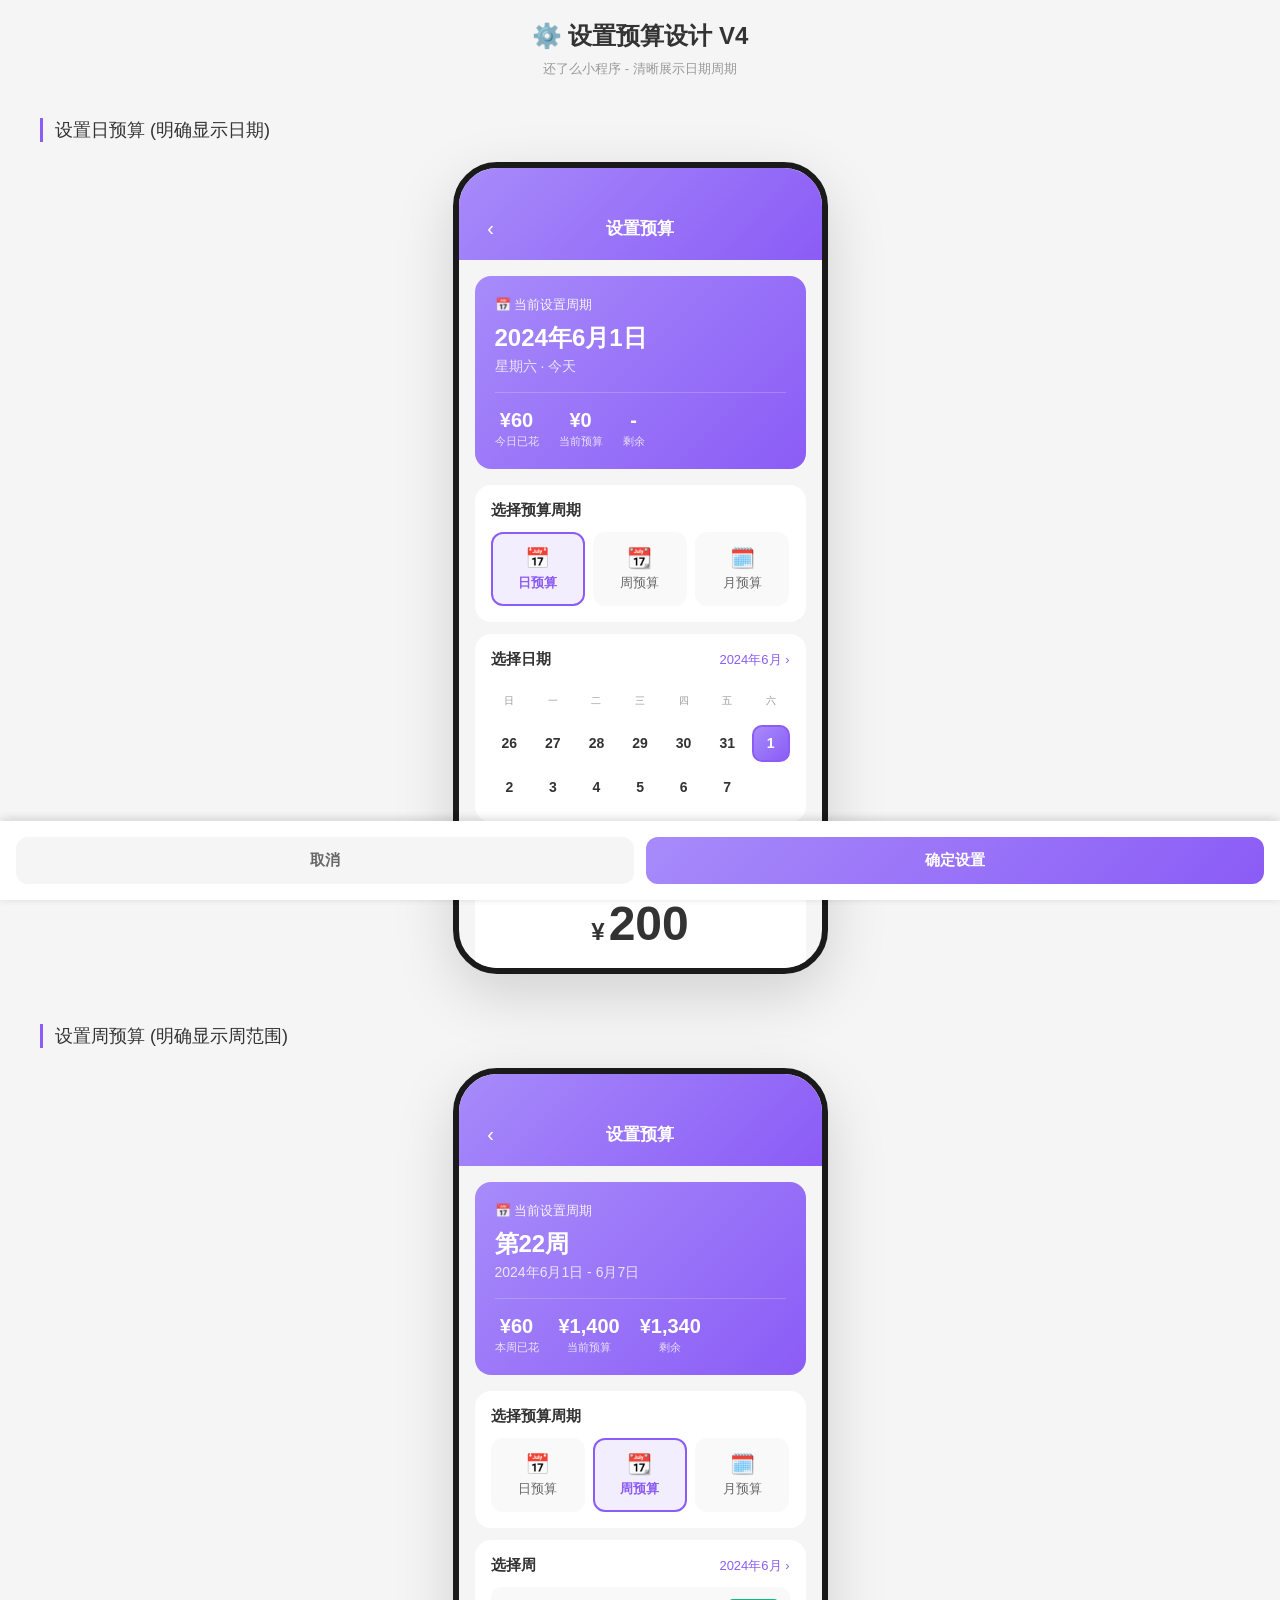
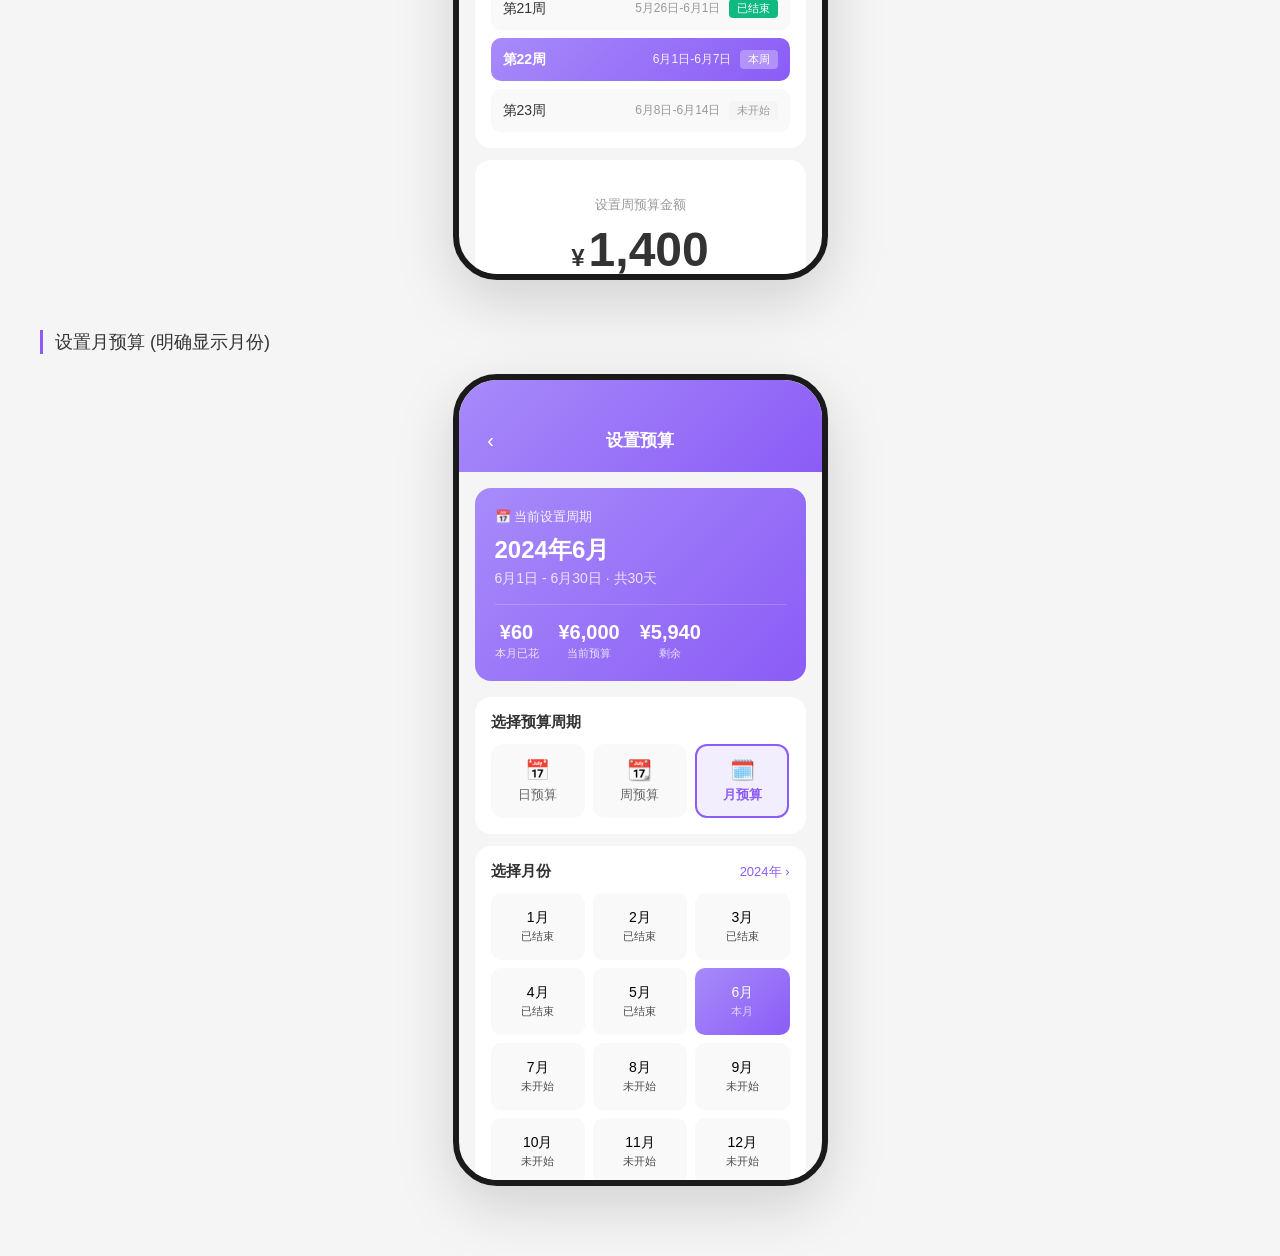
<file: 初版UI/还了么_设置预算设计V4.html>
<!DOCTYPE html>
<html lang="zh-CN">
<head>
    <meta charset="UTF-8">
    <meta name="viewport" content="width=device-width, initial-scale=1.0">
    <title>还了么 - 设置预算设计 V4</title>
    <style>
        * { margin: 0; padding: 0; box-sizing: border-box; }
        body { font-family: -apple-system, BlinkMacSystemFont, 'PingFang SC', sans-serif; background: #f5f5f5; min-height: 100vh; padding: 20px; }
        .container { max-width: 1200px; margin: 0 auto; }
        h1 { text-align: center; color: #333; margin-bottom: 8px; font-size: 24px; }
        .subtitle { text-align: center; color: #999; margin-bottom: 40px; font-size: 13px; }
        .section-title { font-size: 18px; color: #333; margin-bottom: 20px; padding-left: 12px; border-left: 3px solid #8b5cf6; }
        .phone-mockup { width: 375px; height: 812px; background: #f5f5f5; border-radius: 44px; box-shadow: 0 20px 60px rgba(0,0,0,0.15); overflow: hidden; margin: 0 auto 50px; border: 6px solid #1a1a1a; }
        .phone-screen { height: 100%; overflow-y: auto; }
        
        /* 导航栏 */
        .wx-nav { background: linear-gradient(135deg, #a78bfa 0%, #8b5cf6 100%); padding: 44px 16px 16px; display: flex; align-items: center; }
        .wx-nav-back { width: 32px; height: 32px; display: flex; align-items: center; justify-content: center; font-size: 20px; color: white; cursor: pointer; }
        .wx-nav-title { flex: 1; text-align: center; font-size: 17px; font-weight: 600; color: white; margin-right: 32px; }
        
        /* 当前周期信息卡片 */
        .period-card { background: linear-gradient(135deg, #a78bfa 0%, #8b5cf6 100%); margin: 16px; border-radius: 16px; padding: 20px; color: white; }
        .period-label { font-size: 13px; opacity: 0.9; margin-bottom: 8px; }
        .period-date { font-size: 24px; font-weight: 700; margin-bottom: 4px; }
        .period-range { font-size: 14px; opacity: 0.8; }
        .period-stats { display: flex; gap: 20px; margin-top: 16px; padding-top: 16px; border-top: 1px solid rgba(255,255,255,0.2); }
        .period-stat { text-align: center; }
        .period-stat-value { font-size: 20px; font-weight: 700; }
        .period-stat-label { font-size: 11px; opacity: 0.8; margin-top: 2px; }
        
        /* 预算类型选择 */
        .budget-type-section { background: #fff; margin: 0 16px 12px; border-radius: 16px; padding: 16px; }
        .section-header { display: flex; justify-content: space-between; align-items: center; margin-bottom: 12px; }
        .section-name { font-size: 15px; font-weight: 600; color: #333; }
        .budget-types { display: flex; gap: 8px; }
        .budget-type { flex: 1; padding: 12px 8px; background: #f9f9f9; border-radius: 12px; text-align: center; cursor: pointer; border: 2px solid transparent; transition: all 0.2s; }
        .budget-type.active { background: rgba(139,92,246,0.1); border-color: #8b5cf6; }
        .budget-type-icon { font-size: 20px; margin-bottom: 4px; }
        .budget-type-name { font-size: 13px; color: #666; }
        .budget-type.active .budget-type-name { color: #8b5cf6; font-weight: 600; }
        
        /* 金额设置 */
        .amount-section { background: #fff; margin: 0 16px 12px; border-radius: 16px; padding: 16px; }
        .amount-display { text-align: center; padding: 20px 0; }
        .amount-label { font-size: 13px; color: #999; margin-bottom: 8px; }
        .amount-value { font-size: 48px; font-weight: 700; color: #333; }
        .amount-value::before { content: '¥'; font-size: 24px; margin-right: 4px; }
        .quick-amounts { display: flex; gap: 8px; flex-wrap: wrap; justify-content: center; margin-top: 12px; }
        .quick-amount { padding: 8px 16px; background: #f5f5f5; border-radius: 20px; font-size: 13px; color: #666; cursor: pointer; }
        .quick-amount:hover { background: rgba(139,92,246,0.1); color: #8b5cf6; }
        
        /* 数字键盘 */
        .num-keyboard { display: grid; grid-template-columns: repeat(3, 1fr); gap: 1px; background: #e5e5e5; border-radius: 12px; overflow: hidden; }
        .num-key { padding: 18px; background: #fff; text-align: center; font-size: 20px; font-weight: 500; color: #333; cursor: pointer; }
        .num-key:active { background: #f5f5f5; }
        .num-key.zero { grid-column: span 2; }
        .num-key.delete { background: #f5f5f5; }
        
        /* 预算建议 */
        .suggestion-section { background: #fff; margin: 0 16px 12px; border-radius: 16px; padding: 16px; }
        .suggestion-title { font-size: 14px; color: #666; margin-bottom: 12px; display: flex; align-items: center; gap: 6px; }
        .suggestion-list { display: flex; flex-direction: column; gap: 8px; }
        .suggestion-item { display: flex; align-items: center; padding: 12px; background: #f9f9f9; border-radius: 10px; cursor: pointer; }
        .suggestion-item:hover { background: rgba(139,92,246,0.05); }
        .suggestion-period { flex: 1; font-size: 14px; color: #333; }
        .suggestion-amount { font-size: 16px; font-weight: 600; color: #8b5cf6; }
        .suggestion-reason { font-size: 11px; color: #999; margin-left: 8px; }
        
        /* 历史记录 */
        .history-section { background: #fff; margin: 0 16px 80px; border-radius: 16px; padding: 16px; }
        .history-list { display: flex; flex-direction: column; gap: 8px; }
        .history-item { display: flex; align-items: center; padding: 12px; border-bottom: 1px solid #f5f5f5; }
        .history-item:last-child { border-bottom: none; }
        .history-icon { width: 36px; height: 36px; border-radius: 10px; background: rgba(139,92,246,0.1); display: flex; align-items: center; justify-content: center; font-size: 16px; margin-right: 12px; }
        .history-info { flex: 1; }
        .history-period { font-size: 14px; color: #333; }
        .history-date { font-size: 12px; color: #999; margin-top: 2px; }
        .history-amount { font-size: 16px; font-weight: 600; color: #333; }
        .history-status { font-size: 11px; color: #10b981; margin-left: 8px; }
        .history-status.warning { color: #f59e0b; }
        .history-status.danger { color: #ef4444; }
        
        /* 底部按钮 */
        .bottom-actions { position: fixed; bottom: 0; left: 0; right: 0; background: #fff; padding: 16px; display: flex; gap: 12px; box-shadow: 0 -2px 10px rgba(0,0,0,0.05); }
        .btn { flex: 1; padding: 14px; border-radius: 12px; font-size: 15px; font-weight: 600; cursor: pointer; border: none; }
        .btn-cancel { background: #f5f5f5; color: #666; }
        .btn-confirm { background: linear-gradient(135deg, #a78bfa 0%, #8b5cf6 100%); color: #fff; }
        
        /* 周期选择器 */
        .period-selector { background: #fff; margin: 0 16px 12px; border-radius: 16px; padding: 16px; }
        .period-grid { display: grid; grid-template-columns: repeat(7, 1fr); gap: 6px; }
        .period-day { aspect-ratio: 1; display: flex; flex-direction: column; align-items: center; justify-content: center; border-radius: 10px; font-size: 12px; cursor: pointer; }
        .period-day-number { font-size: 14px; font-weight: 600; color: #333; }
        .period-day-label { font-size: 10px; color: #999; margin-top: 2px; }
        .period-day.active { background: linear-gradient(135deg, #a78bfa 0%, #8b5cf6 100%); color: white; }
        .period-day.active .period-day-number, .period-day.active .period-day-label { color: white; }
        .period-day.today { border: 2px solid #8b5cf6; }
        
        /* 月份选择器 */
        .month-grid { display: grid; grid-template-columns: repeat(3, 1fr); gap: 8px; }
        .month-item { padding: 16px 8px; text-align: center; background: #f9f9f9; border-radius: 10px; cursor: pointer; }
        .month-item.active { background: linear-gradient(135deg, #a78bfa 0%, #8b5cf6 100%); color: white; }
        .month-name { font-size: 14px; font-weight: 500; }
        .month-status { font-size: 11px; opacity: 0.7; margin-top: 2px; }
    </style>
</head>
<body>
    <div class="container">
        <h1>⚙️ 设置预算设计 V4</h1>
        <p class="subtitle">还了么小程序 - 清晰展示日期周期</p>

        <!-- 设置预算页面 - 日预算 -->
        <div class="section-title">设置日预算 (明确显示日期)</div>
        <div class="phone-mockup">
            <div class="phone-screen">
                <div class="wx-nav">
                    <div class="wx-nav-back">‹</div>
                    <div class="wx-nav-title">设置预算</div>
                </div>

                <!-- 当前周期信息 -->
                <div class="period-card">
                    <div class="period-label">📅 当前设置周期</div>
                    <div class="period-date">2024年6月1日</div>
                    <div class="period-range">星期六 · 今天</div>
                    <div class="period-stats">
                        <div class="period-stat">
                            <div class="period-stat-value">¥60</div>
                            <div class="period-stat-label">今日已花</div>
                        </div>
                        <div class="period-stat">
                            <div class="period-stat-value">¥0</div>
                            <div class="period-stat-label">当前预算</div>
                        </div>
                        <div class="period-stat">
                            <div class="period-stat-value">-</div>
                            <div class="period-stat-label">剩余</div>
                        </div>
                    </div>
                </div>

                <!-- 预算类型选择 -->
                <div class="budget-type-section">
                    <div class="section-header">
                        <div class="section-name">选择预算周期</div>
                    </div>
                    <div class="budget-types">
                        <div class="budget-type active">
                            <div class="budget-type-icon">📅</div>
                            <div class="budget-type-name">日预算</div>
                        </div>
                        <div class="budget-type">
                            <div class="budget-type-icon">📆</div>
                            <div class="budget-type-name">周预算</div>
                        </div>
                        <div class="budget-type">
                            <div class="budget-type-icon">🗓️</div>
                            <div class="budget-type-name">月预算</div>
                        </div>
                    </div>
                </div>

                <!-- 日期选择器 -->
                <div class="period-selector">
                    <div class="section-header">
                        <div class="section-name">选择日期</div>
                        <div style="font-size:13px;color:#8b5cf6;">2024年6月 ›</div>
                    </div>
                    <div class="period-grid">
                        <div class="period-day"><span class="period-day-label">日</span></div>
                        <div class="period-day"><span class="period-day-label">一</span></div>
                        <div class="period-day"><span class="period-day-label">二</span></div>
                        <div class="period-day"><span class="period-day-label">三</span></div>
                        <div class="period-day"><span class="period-day-label">四</span></div>
                        <div class="period-day"><span class="period-day-label">五</span></div>
                        <div class="period-day"><span class="period-day-label">六</span></div>
                        <div class="period-day"><span class="period-day-number">26</span></div>
                        <div class="period-day"><span class="period-day-number">27</span></div>
                        <div class="period-day"><span class="period-day-number">28</span></div>
                        <div class="period-day"><span class="period-day-number">29</span></div>
                        <div class="period-day"><span class="period-day-number">30</span></div>
                        <div class="period-day"><span class="period-day-number">31</span></div>
                        <div class="period-day active today"><span class="period-day-number">1</span></div>
                        <div class="period-day"><span class="period-day-number">2</span></div>
                        <div class="period-day"><span class="period-day-number">3</span></div>
                        <div class="period-day"><span class="period-day-number">4</span></div>
                        <div class="period-day"><span class="period-day-number">5</span></div>
                        <div class="period-day"><span class="period-day-number">6</span></div>
                        <div class="period-day"><span class="period-day-number">7</span></div>
                    </div>
                </div>

                <!-- 金额设置 -->
                <div class="amount-section">
                    <div class="amount-display">
                        <div class="amount-label">设置预算金额</div>
                        <div class="amount-value">200</div>
                    </div>
                    <div class="quick-amounts">
                        <div class="quick-amount">¥100</div>
                        <div class="quick-amount">¥150</div>
                        <div class="quick-amount">¥200</div>
                        <div class="quick-amount">¥300</div>
                        <div class="quick-amount">¥500</div>
                    </div>
                </div>

                <!-- 智能建议 -->
                <div class="suggestion-section">
                    <div class="suggestion-title">💡 智能建议 (基于历史消费)</div>
                    <div class="suggestion-list">
                        <div class="suggestion-item">
                            <span class="suggestion-period">近7天平均日消费</span>
                            <span class="suggestion-amount">¥185</span>
                            <span class="suggestion-reason">推荐</span>
                        </div>
                        <div class="suggestion-item">
                            <span class="suggestion-period">上月同日预算</span>
                            <span class="suggestion-amount">¥200</span>
                            <span class="suggestion-reason">已超支3天</span>
                        </div>
                    </div>
                </div>

                <!-- 底部按钮 -->
                <div style="height:80px;"></div>
                <div class="bottom-actions">
                    <button class="btn btn-cancel">取消</button>
                    <button class="btn btn-confirm">确定设置</button>
                </div>
            </div>
        </div>

        <!-- 设置预算页面 - 周预算 -->
        <div class="section-title">设置周预算 (明确显示周范围)</div>
        <div class="phone-mockup">
            <div class="phone-screen">
                <div class="wx-nav">
                    <div class="wx-nav-back">‹</div>
                    <div class="wx-nav-title">设置预算</div>
                </div>

                <!-- 当前周期信息 -->
                <div class="period-card">
                    <div class="period-label">📅 当前设置周期</div>
                    <div class="period-date">第22周</div>
                    <div class="period-range">2024年6月1日 - 6月7日</div>
                    <div class="period-stats">
                        <div class="period-stat">
                            <div class="period-stat-value">¥60</div>
                            <div class="period-stat-label">本周已花</div>
                        </div>
                        <div class="period-stat">
                            <div class="period-stat-value">¥1,400</div>
                            <div class="period-stat-label">当前预算</div>
                        </div>
                        <div class="period-stat">
                            <div class="period-stat-value">¥1,340</div>
                            <div class="period-stat-label">剩余</div>
                        </div>
                    </div>
                </div>

                <!-- 预算类型选择 -->
                <div class="budget-type-section">
                    <div class="section-header">
                        <div class="section-name">选择预算周期</div>
                    </div>
                    <div class="budget-types">
                        <div class="budget-type">
                            <div class="budget-type-icon">📅</div>
                            <div class="budget-type-name">日预算</div>
                        </div>
                        <div class="budget-type active">
                            <div class="budget-type-icon">📆</div>
                            <div class="budget-type-name">周预算</div>
                        </div>
                        <div class="budget-type">
                            <div class="budget-type-icon">🗓️</div>
                            <div class="budget-type-name">月预算</div>
                        </div>
                    </div>
                </div>

                <!-- 周选择器 -->
                <div class="period-selector">
                    <div class="section-header">
                        <div class="section-name">选择周</div>
                        <div style="font-size:13px;color:#8b5cf6;">2024年6月 ›</div>
                    </div>
                    <div style="display:flex;flex-direction:column;gap:8px;">
                        <div style="display:flex;align-items:center;padding:12px;background:#f9f9f9;border-radius:10px;cursor:pointer;">
                            <span style="flex:1;font-size:14px;color:#333;">第21周</span>
                            <span style="font-size:12px;color:#999;">5月26日-6月1日</span>
                            <span style="margin-left:8px;padding:2px 8px;background:#10b981;color:#fff;font-size:11px;border-radius:4px;">已结束</span>
                        </div>
                        <div style="display:flex;align-items:center;padding:12px;background:linear-gradient(135deg, #a78bfa 0%, #8b5cf6 100%);border-radius:10px;cursor:pointer;color:#fff;">
                            <span style="flex:1;font-size:14px;font-weight:600;">第22周</span>
                            <span style="font-size:12px;opacity:0.9;">6月1日-6月7日</span>
                            <span style="margin-left:8px;padding:2px 8px;background:rgba(255,255,255,0.3);font-size:11px;border-radius:4px;">本周</span>
                        </div>
                        <div style="display:flex;align-items:center;padding:12px;background:#f9f9f9;border-radius:10px;cursor:pointer;">
                            <span style="flex:1;font-size:14px;color:#333;">第23周</span>
                            <span style="font-size:12px;color:#999;">6月8日-6月14日</span>
                            <span style="margin-left:8px;padding:2px 8px;background:#f5f5f5;color:#999;font-size:11px;border-radius:4px;">未开始</span>
                        </div>
                    </div>
                </div>

                <!-- 金额设置 -->
                <div class="amount-section">
                    <div class="amount-display">
                        <div class="amount-label">设置周预算金额</div>
                        <div class="amount-value">1,400</div>
                    </div>
                    <div class="quick-amounts">
                        <div class="quick-amount">¥1,000</div>
                        <div class="quick-amount">¥1,400</div>
                        <div class="quick-amount">¥2,000</div>
                        <div class="quick-amount">¥3,000</div>
                    </div>
                </div>

                <!-- 历史记录 -->
                <div class="history-section">
                    <div class="section-header">
                        <div class="section-name">历史周预算</div>
                    </div>
                    <div class="history-list">
                        <div class="history-item">
                            <div class="history-icon">📆</div>
                            <div class="history-info">
                                <div class="history-period">第21周</div>
                                <div class="history-date">5月26日-6月1日</div>
                            </div>
                            <div class="history-amount">¥1,200</div>
                            <div class="history-status warning">超支¥50</div>
                        </div>
                        <div class="history-item">
                            <div class="history-icon">📆</div>
                            <div class="history-info">
                                <div class="history-period">第20周</div>
                                <div class="history-date">5月19日-5月25日</div>
                            </div>
                            <div class="history-amount">¥1,400</div>
                            <div class="history-status">剩余¥120</div>
                        </div>
                        <div class="history-item">
                            <div class="history-icon">📆</div>
                            <div class="history-info">
                                <div class="history-period">第19周</div>
                                <div class="history-date">5月12日-5月18日</div>
                            </div>
                            <div class="history-amount">¥1,400</div>
                            <div class="history-status danger">超支¥200</div>
                        </div>
                    </div>
                </div>

                <div style="height:80px;"></div>
                <div class="bottom-actions">
                    <button class="btn btn-cancel">取消</button>
                    <button class="btn btn-confirm">确定设置</button>
                </div>
            </div>
        </div>

        <!-- 设置预算页面 - 月预算 -->
        <div class="section-title">设置月预算 (明确显示月份)</div>
        <div class="phone-mockup">
            <div class="phone-screen">
                <div class="wx-nav">
                    <div class="wx-nav-back">‹</div>
                    <div class="wx-nav-title">设置预算</div>
                </div>

                <!-- 当前周期信息 -->
                <div class="period-card">
                    <div class="period-label">📅 当前设置周期</div>
                    <div class="period-date">2024年6月</div>
                    <div class="period-range">6月1日 - 6月30日 · 共30天</div>
                    <div class="period-stats">
                        <div class="period-stat">
                            <div class="period-stat-value">¥60</div>
                            <div class="period-stat-label">本月已花</div>
                        </div>
                        <div class="period-stat">
                            <div class="period-stat-value">¥6,000</div>
                            <div class="period-stat-label">当前预算</div>
                        </div>
                        <div class="period-stat">
                            <div class="period-stat-value">¥5,940</div>
                            <div class="period-stat-label">剩余</div>
                        </div>
                    </div>
                </div>

                <!-- 预算类型选择 -->
                <div class="budget-type-section">
                    <div class="section-header">
                        <div class="section-name">选择预算周期</div>
                    </div>
                    <div class="budget-types">
                        <div class="budget-type">
                            <div class="budget-type-icon">📅</div>
                            <div class="budget-type-name">日预算</div>
                        </div>
                        <div class="budget-type">
                            <div class="budget-type-icon">📆</div>
                            <div class="budget-type-name">周预算</div>
                        </div>
                        <div class="budget-type active">
                            <div class="budget-type-icon">🗓️</div>
                            <div class="budget-type-name">月预算</div>
                        </div>
                    </div>
                </div>

                <!-- 月份选择器 -->
                <div class="period-selector">
                    <div class="section-header">
                        <div class="section-name">选择月份</div>
                        <div style="font-size:13px;color:#8b5cf6;">2024年 ›</div>
                    </div>
                    <div class="month-grid">
                        <div class="month-item"><div class="month-name">1月</div><div class="month-status">已结束</div></div>
                        <div class="month-item"><div class="month-name">2月</div><div class="month-status">已结束</div></div>
                        <div class="month-item"><div class="month-name">3月</div><div class="month-status">已结束</div></div>
                        <div class="month-item"><div class="month-name">4月</div><div class="month-status">已结束</div></div>
                        <div class="month-item"><div class="month-name">5月</div><div class="month-status">已结束</div></div>
                        <div class="month-item active"><div class="month-name">6月</div><div class="month-status">本月</div></div>
                        <div class="month-item"><div class="month-name">7月</div><div class="month-status">未开始</div></div>
                        <div class="month-item"><div class="month-name">8月</div><div class="month-status">未开始</div></div>
                        <div class="month-item"><div class="month-name">9月</div><div class="month-status">未开始</div></div>
                        <div class="month-item"><div class="month-name">10月</div><div class="month-status">未开始</div></div>
                        <div class="month-item"><div class="month-name">11月</div><div class="month-status">未开始</div></div>
                        <div class="month-item"><div class="month-name">12月</div><div class="month-status">未开始</div></div>
                    </div>
                </div>

                <!-- 金额设置 -->
                <div class="amount-section">
                    <div class="amount-display">
                        <div class="amount-label">设置月预算金额</div>
                        <div class="amount-value">6,000</div>
                    </div>
                    <div class="quick-amounts">
                        <div class="quick-amount">¥3,000</div>
                        <div class="quick-amount">¥5,000</div>
                        <div class="quick-amount">¥6,000</div>
                        <div class="quick-amount">¥8,000</div>
                        <div class="quick-amount">¥10,000</div>
                    </div>
                </div>

                <!-- 年度统计 -->
                <div class="suggestion-section">
                    <div class="suggestion-title">📊 2024年预算统计</div>
                    <div style="display:flex;gap:12px;margin-top:12px;">
                        <div style="flex:1;padding:16px;background:#f9f9f9;border-radius:10px;text-align:center;">
                            <div style="font-size:24px;font-weight:700;color:#8b5cf6;">¥28,500</div>
                            <div style="font-size:12px;color:#999;margin-top:4px;">年度总预算</div>
                        </div>
                        <div style="flex:1;padding:16px;background:#f9f9f9;border-radius:10px;text-align:center;">
                            <div style="font-size:24px;font-weight:700;color:#ef4444;">¥24,200</div>
                            <div style="font-size:12px;color:#999;margin-top:4px;">年度已支出</div>
                        </div>
                    </div>
                </div>

                <div style="height:80px;"></div>
                <div class="bottom-actions">
                    <button class="btn btn-cancel">取消</button>
                    <button class="btn btn-confirm">确定设置</button>
                </div>
            </div>
        </div>
    </div>
</body>
</html>
</file>
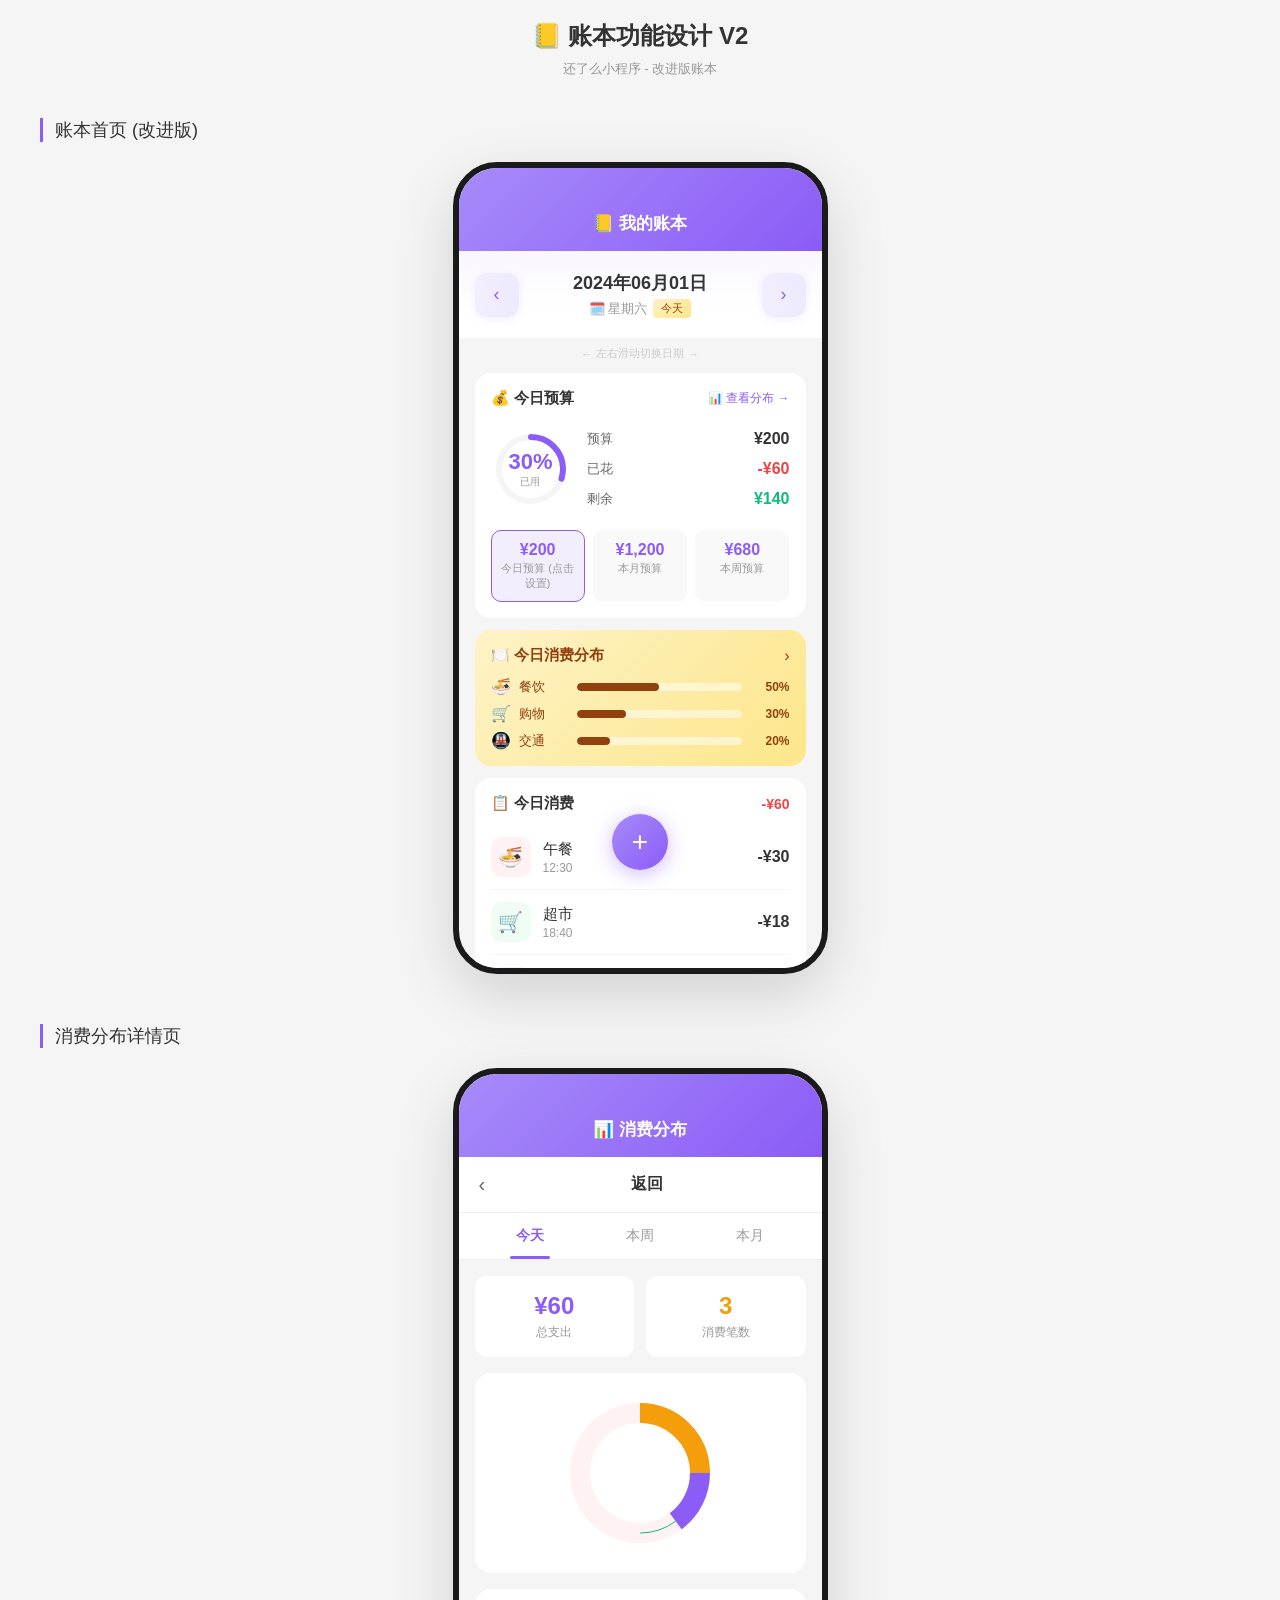
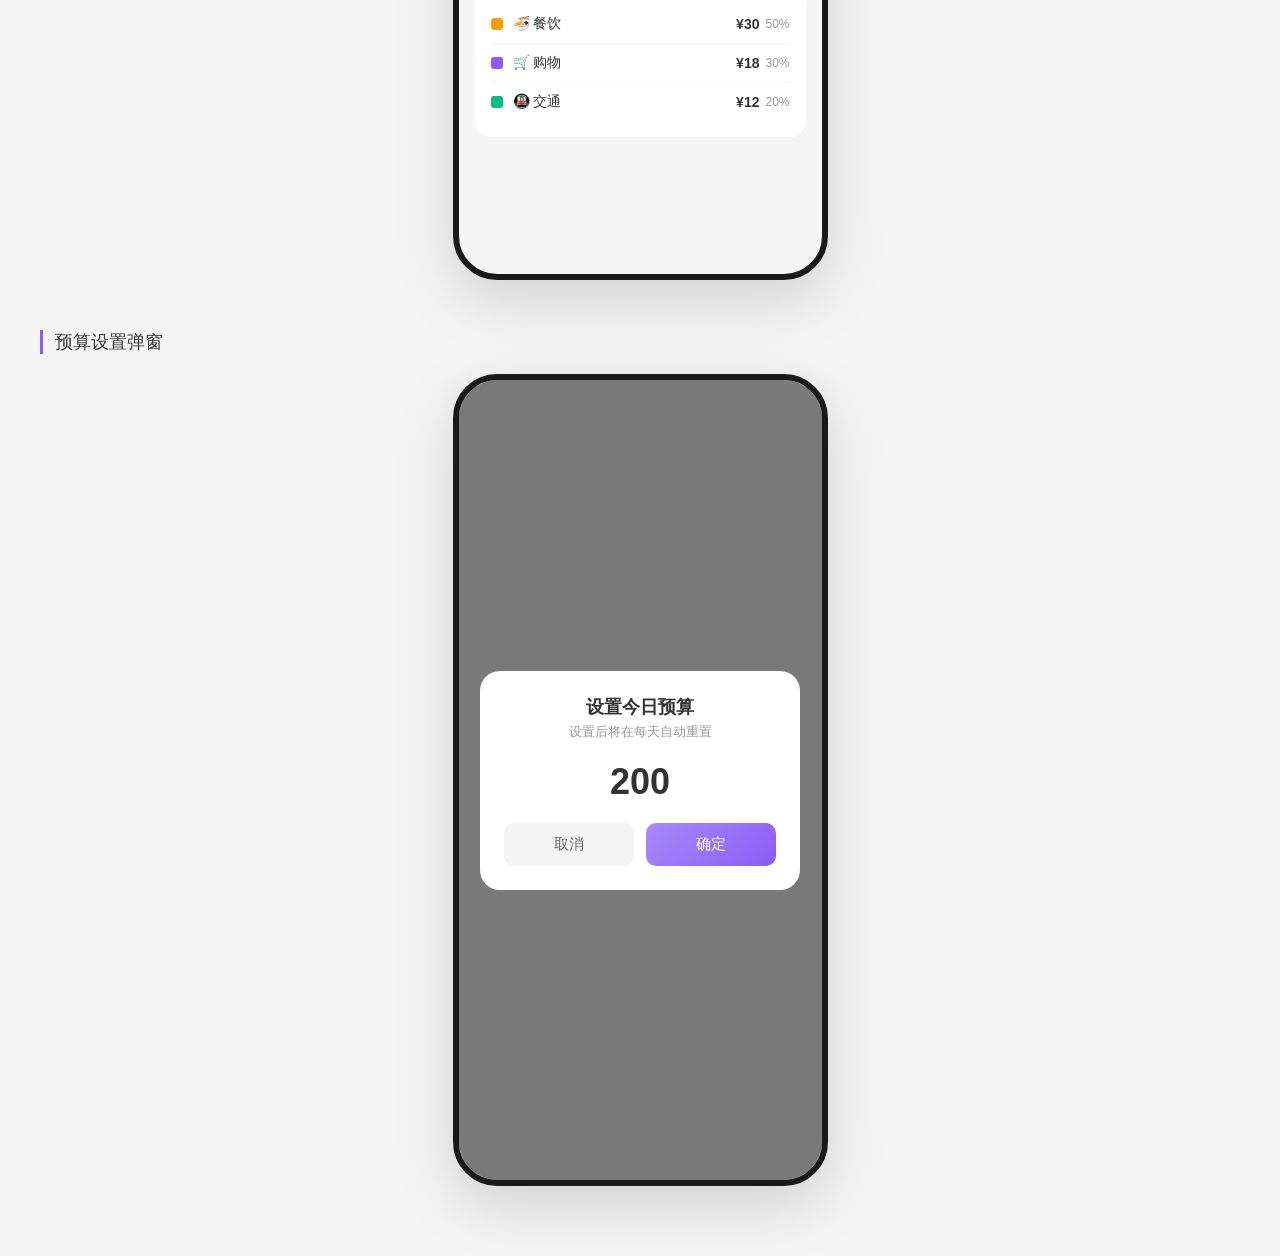
<file: 初版UI/还了么_账本功能设计V2.html>
<!DOCTYPE html>
<html lang="zh-CN">
<head>
    <meta charset="UTF-8">
    <meta name="viewport" content="width=device-width, initial-scale=1.0">
    <title>还了么 - 账本功能设计 V2</title>
    <style>
        * { margin: 0; padding: 0; box-sizing: border-box; }
        body { font-family: -apple-system, BlinkMacSystemFont, 'PingFang SC', sans-serif; background: #f5f5f5; min-height: 100vh; padding: 20px; }
        .container { max-width: 1200px; margin: 0 auto; }
        h1 { text-align: center; color: #333; margin-bottom: 8px; font-size: 24px; }
        .subtitle { text-align: center; color: #999; margin-bottom: 40px; font-size: 13px; }
        .section-title { font-size: 18px; color: #333; margin-bottom: 20px; padding-left: 12px; border-left: 3px solid #8b5cf6; }
        .phone-mockup { width: 375px; height: 812px; background: #f5f5f5; border-radius: 44px; box-shadow: 0 20px 60px rgba(0,0,0,0.15); overflow: hidden; margin: 0 auto 50px; border: 6px solid #1a1a1a; }
        .phone-screen { height: 100%; overflow-y: auto; }
        .wx-nav { background: linear-gradient(135deg, #a78bfa 0%, #8b5cf6 100%); padding: 44px 16px 16px; }
        .wx-nav-title { font-size: 17px; font-weight: 600; text-align: center; color: white; }
        
        /* 日期导航 - 改进版 */
        .date-nav { background: #fff; padding: 20px 16px; display: flex; align-items: center; justify-content: center; position: relative; }
        .date-nav-bg { position: absolute; top: 0; left: 0; right: 0; height: 60px; background: linear-gradient(180deg, rgba(139,92,246,0.05) 0%, transparent 100%); }
        .date-btn { width: 44px; height: 44px; border-radius: 12px; background: linear-gradient(135deg, #f5f3ff 0%, #ede9fe 100%); border: none; display: flex; align-items: center; justify-content: center; cursor: pointer; transition: all 0.2s; box-shadow: 0 2px 8px rgba(139,92,246,0.1); }
        .date-btn:active { transform: scale(0.95); background: linear-gradient(135deg, #ede9fe 0%, #ddd6fe 100%); }
        .date-btn-icon { font-size: 18px; color: #8b5cf6; }
        .date-content { flex: 1; text-align: center; padding: 0 16px; touch-action: pan-y; cursor: grab; }
        .date-content:active { cursor: grabbing; }
        .date-main { font-size: 18px; font-weight: 700; color: #333; }
        .date-sub { font-size: 13px; color: #999; margin-top: 4px; display: flex; align-items: center; justify-content: center; gap: 6px; }
        .date-tag { display: inline-block; padding: 2px 8px; background: linear-gradient(135deg, #fef3c7 0%, #fde68a 100%); color: #92400e; font-size: 11px; border-radius: 4px; font-weight: 500; }
        
        /* 滑动提示 */
        .swipe-hint { display: flex; align-items: center; justify-content: center; gap: 4px; margin-top: 8px; color: #ccc; font-size: 11px; }
        .swipe-hint span { animation: swipeHint 2s ease-in-out infinite; }
        @keyframes swipeHint { 0%, 100% { opacity: 0.5; } 50% { opacity: 1; } }
        
        /* 预算卡片 */
        .budget-card { background: #fff; margin: 12px 16px; border-radius: 16px; padding: 16px; }
        .budget-header { display: flex; justify-content: space-between; align-items: center; margin-bottom: 16px; }
        .budget-title { font-size: 15px; font-weight: 600; color: #333; display: flex; align-items: center; gap: 6px; }
        .budget-chart-link { display: flex; align-items: center; gap: 4px; font-size: 12px; color: #8b5cf6; cursor: pointer; }
        .budget-chart-link:active { opacity: 0.7; }
        .budget-progress-wrap { display: flex; align-items: center; gap: 16px; margin-bottom: 16px; }
        .progress-ring-wrap { position: relative; width: 80px; height: 80px; }
        .progress-ring-wrap svg { transform: rotate(-90deg); }
        .progress-center { position: absolute; top: 50%; left: 50%; transform: translate(-50%, -50%); text-align: center; }
        .progress-percent { font-size: 22px; font-weight: 700; color: #8b5cf6; }
        .progress-label { font-size: 10px; color: #999; }
        .budget-summary { flex: 1; }
        .budget-row { display: flex; justify-content: space-between; align-items: center; padding: 6px 0; }
        .budget-row-label { font-size: 13px; color: #666; display: flex; align-items: center; gap: 4px; }
        .budget-row-value { font-size: 16px; font-weight: 600; color: #333; }
        .budget-row-value.spent { color: #ef4444; }
        .budget-row-value.remaining { color: #10b981; }
        
        /* 预算类型选择 */
        .budget-types { display: flex; gap: 8px; }
        .budget-type { flex: 1; padding: 10px 8px; background: #f9f9f9; border-radius: 10px; text-align: center; cursor: pointer; transition: all 0.2s; border: 1px solid transparent; }
        .budget-type.active { background: rgba(139,92,246,0.1); border-color: #8b5cf6; }
        .budget-type:active { transform: scale(0.98); }
        .budget-type-value { font-size: 16px; font-weight: 700; color: #8b5cf6; }
        .budget-type-label { font-size: 11px; color: #999; margin-top: 2px; }
        
        /* 消费分布入口 */
        .distribution-card { background: linear-gradient(135deg, #fef3c7 0%, #fde68a 100%); margin: 12px 16px; border-radius: 16px; padding: 16px; cursor: pointer; }
        .distribution-card:active { transform: scale(0.98); }
        .distribution-header { display: flex; justify-content: space-between; align-items: center; margin-bottom: 12px; }
        .distribution-title { font-size: 15px; font-weight: 600; color: #92400e; display: flex; align-items: center; gap: 6px; }
        .distribution-arrow { font-size: 16px; color: #92400e; }
        .distribution-bars { display: flex; flex-direction: column; gap: 8px; }
        .distribution-bar { display: flex; align-items: center; gap: 8px; }
        .distribution-bar-icon { font-size: 16px; }
        .distribution-bar-name { font-size: 13px; color: #92400e; width: 50px; }
        .distribution-bar-track { flex: 1; height: 8px; background: rgba(255,255,255,0.5); border-radius: 4px; overflow: hidden; }
        .distribution-bar-fill { height: 100%; background: #92400e; border-radius: 4px; transition: width 0.3s; }
        .distribution-bar-percent { font-size: 12px; color: #92400e; font-weight: 600; width: 40px; text-align: right; }
        
        /* 记录列表 */
        .record-section { background: #fff; margin: 12px 16px; border-radius: 16px; padding: 16px; }
        .record-header { display: flex; justify-content: space-between; align-items: center; margin-bottom: 12px; }
        .record-title { font-size: 15px; font-weight: 600; color: #333; }
        .record-total { font-size: 14px; color: #ef4444; font-weight: 600; }
        .record-item { display: flex; align-items: center; padding: 12px 0; border-bottom: 1px solid #f5f5f5; }
        .record-item:last-child { border-bottom: none; }
        .record-icon { width: 40px; height: 40px; border-radius: 10px; display: flex; align-items: center; justify-content: center; font-size: 20px; margin-right: 12px; }
        .record-info { flex: 1; }
        .record-name { font-size: 15px; font-weight: 500; color: #333; }
        .record-time { font-size: 12px; color: #999; margin-top: 2px; }
        .record-amount { font-size: 16px; font-weight: 600; color: #333; }
        
        /* 悬浮按钮 */
        .fab { position: fixed; bottom: 30px; left: 50%; transform: translateX(-50%); width: 56px; height: 56px; background: linear-gradient(135deg, #a78bfa 0%, #8b5cf6 100%); border-radius: 50%; border: none; color: #fff; font-size: 28px; cursor: pointer; box-shadow: 0 4px 20px rgba(139, 92, 246, 0.4); display: flex; align-items: center; justify-content: center; z-index: 100; }
        .fab:active { transform: translateX(-50%) scale(0.9); }
        
        /* 预算设置弹窗 */
        .modal { position: fixed; top: 0; left: 0; right: 0; bottom: 0; background: rgba(0,0,0,0.5); display: none; align-items: center; justify-content: center; z-index: 200; }
        .modal.show { display: flex; }
        .modal-content { background: #fff; width: 90%; max-width: 320px; border-radius: 20px; padding: 24px; }
        .modal-header { text-align: center; margin-bottom: 20px; }
        .modal-title { font-size: 18px; font-weight: 600; color: #333; }
        .modal-subtitle { font-size: 13px; color: #999; margin-top: 4px; }
        .modal-input-wrap { display: flex; align-items: center; justify-content: center; margin-bottom: 20px; }
        .modal-input { font-size: 36px; font-weight: 700; color: #333; border: none; text-align: center; width: 150px; outline: none; }
        .modal-input::before { content: '¥'; font-size: 20px; }
        .modal-actions { display: flex; gap: 12px; }
        .modal-btn { flex: 1; padding: 12px; border-radius: 10px; font-size: 15px; font-weight: 500; cursor: pointer; border: none; }
        .modal-btn.cancel { background: #f5f5f5; color: #666; }
        .modal-btn.confirm { background: linear-gradient(135deg, #a78bfa 0%, #8b5cf6 100%); color: #fff; }
        .modal-btn:active { transform: scale(0.98); }
        
        /* Tab切换 */
        .tab-bar { background: #fff; padding: 0 16px; display: flex; border-bottom: 1px solid #eee; }
        .tab-item { flex: 1; padding: 14px 0; text-align: center; font-size: 14px; color: #999; cursor: pointer; position: relative; }
        .tab-item.active { color: #8b5cf6; font-weight: 600; }
        .tab-item.active::after { content: ''; position: absolute; bottom: 0; left: 50%; transform: translateX(-50%); width: 40px; height: 3px; background: #8b5cf6; border-radius: 2px; }
        
        /* 分布图表页 */
        .chart-page { padding: 16px; }
        .chart-summary { display: grid; grid-template-columns: repeat(2, 1fr); gap: 12px; margin-bottom: 16px; }
        .chart-summary-item { background: #fff; border-radius: 12px; padding: 16px; text-align: center; }
        .chart-summary-value { font-size: 24px; font-weight: 700; color: #8b5cf6; }
        .chart-summary-label { font-size: 12px; color: #999; margin-top: 4px; }
        .chart-summary-item.orange .chart-summary-value { color: #f59e0b; }
        
        .pie-chart-wrap { background: #fff; border-radius: 16px; padding: 20px; margin-bottom: 16px; display: flex; justify-content: center; }
        .pie-legend { background: #fff; border-radius: 16px; padding: 16px; }
        .legend-item { display: flex; align-items: center; padding: 10px 0; border-bottom: 1px solid #f5f5f5; }
        .legend-item:last-child { border-bottom: none; }
        .legend-color { width: 12px; height: 12px; border-radius: 3px; margin-right: 10px; }
        .legend-name { flex: 1; font-size: 14px; color: #333; }
        .legend-value { font-size: 14px; font-weight: 600; color: #333; }
        .legend-percent { font-size: 12px; color: #999; margin-left: 6px; }
    </style>
</head>
<body>
    <div class="container">
        <h1>📒 账本功能设计 V2</h1>
        <p class="subtitle">还了么小程序 - 改进版账本</p>

        <!-- 账本首页 -->
        <div class="section-title">账本首页 (改进版)</div>
        <div class="phone-mockup">
            <div class="phone-screen">
                <div class="wx-nav"><div class="wx-nav-title">📒 我的账本</div></div>
                
                <!-- 日期导航 -->
                <div class="date-nav">
                    <div class="date-nav-bg"></div>
                    <button class="date-btn"><span class="date-btn-icon">‹</span></button>
                    <div class="date-content" id="dateContent">
                        <div class="date-main">2024年06月01日</div>
                        <div class="date-sub">
                            <span>🗓️ 星期六</span>
                            <span class="date-tag">今天</span>
                        </div>
                    </div>
                    <button class="date-btn"><span class="date-btn-icon">›</span></button>
                </div>
                <div class="swipe-hint">
                    <span>←</span> 左右滑动切换日期 <span>→</span>
                </div>

                <!-- 预算卡片 -->
                <div class="budget-card">
                    <div class="budget-header">
                        <div class="budget-title">💰 今日预算</div>
                        <div class="budget-chart-link">📊 查看分布 →</div>
                    </div>
                    <div class="budget-progress-wrap">
                        <div class="progress-ring-wrap">
                            <svg width="80" height="80">
                                <circle cx="40" cy="40" r="32" fill="none" stroke="#f5f5f5" stroke-width="6"/>
                                <circle cx="40" cy="40" r="32" fill="none" stroke="#8b5cf6" stroke-width="6" stroke-dasharray="60 201" stroke-linecap="round"/>
                            </svg>
                            <div class="progress-center">
                                <div class="progress-percent">30%</div>
                                <div class="progress-label">已用</div>
                            </div>
                        </div>
                        <div class="budget-summary">
                            <div class="budget-row">
                                <span class="budget-row-label">预算</span>
                                <span class="budget-row-value">¥200</span>
                            </div>
                            <div class="budget-row">
                                <span class="budget-row-label">已花</span>
                                <span class="budget-row-value spent">-¥60</span>
                            </div>
                            <div class="budget-row">
                                <span class="budget-row-label">剩余</span>
                                <span class="budget-row-value remaining">¥140</span>
                            </div>
                        </div>
                    </div>
                    <div class="budget-types">
                        <div class="budget-type active">
                            <div class="budget-type-value">¥200</div>
                            <div class="budget-type-label">今日预算 (点击设置)</div>
                        </div>
                        <div class="budget-type">
                            <div class="budget-type-value">¥1,200</div>
                            <div class="budget-type-label">本月预算</div>
                        </div>
                        <div class="budget-type">
                            <div class="budget-type-value">¥680</div>
                            <div class="budget-type-label">本周预算</div>
                        </div>
                    </div>
                </div>

                <!-- 消费分布入口 -->
                <div class="distribution-card" onclick="showChartPage()">
                    <div class="distribution-header">
                        <div class="distribution-title">🍽️ 今日消费分布</div>
                        <div class="distribution-arrow">›</div>
                    </div>
                    <div class="distribution-bars">
                        <div class="distribution-bar">
                            <span class="distribution-bar-icon">🍜</span>
                            <span class="distribution-bar-name">餐饮</span>
                            <div class="distribution-bar-track"><div class="distribution-bar-fill" style="width:50%"></div></div>
                            <span class="distribution-bar-percent">50%</span>
                        </div>
                        <div class="distribution-bar">
                            <span class="distribution-bar-icon">🛒</span>
                            <span class="distribution-bar-name">购物</span>
                            <div class="distribution-bar-track"><div class="distribution-bar-fill" style="width:30%"></div></div>
                            <span class="distribution-bar-percent">30%</span>
                        </div>
                        <div class="distribution-bar">
                            <span class="distribution-bar-icon">🚇</span>
                            <span class="distribution-bar-name">交通</span>
                            <div class="distribution-bar-track"><div class="distribution-bar-fill" style="width:20%"></div></div>
                            <span class="distribution-bar-percent">20%</span>
                        </div>
                    </div>
                </div>

                <!-- 记录列表 -->
                <div class="record-section">
                    <div class="record-header">
                        <span class="record-title">📋 今日消费</span>
                        <span class="record-total">-¥60</span>
                    </div>
                    <div class="record-item">
                        <div class="record-icon" style="background:#fef2f2">🍜</div>
                        <div class="record-info"><div class="record-name">午餐</div><div class="record-time">12:30</div></div>
                        <div class="record-amount">-¥30</div>
                    </div>
                    <div class="record-item">
                        <div class="record-icon" style="background:#f0fdf4">🛒</div>
                        <div class="record-info"><div class="record-name">超市</div><div class="record-time">18:40</div></div>
                        <div class="record-amount">-¥18</div>
                    </div>
                    <div class="record-item">
                        <div class="record-icon" style="background:#eff6ff">🚇</div>
                        <div class="record-info"><div class="record-name">地铁</div><div class="record-time">08:15</div></div>
                        <div class="record-amount">-¥5</div>
                    </div>
                    <div class="record-item">
                        <div class="record-icon" style="background:#fff7ed">☕</div>
                        <div class="record-info"><div class="record-name">咖啡</div><div class="record-time">15:20</div></div>
                        <div class="record-amount">-¥7</div>
                    </div>
                </div>

                <button class="fab">+</button>
            </div>
        </div>

        <!-- 消费分布详情页 -->
        <div class="section-title">消费分布详情页</div>
        <div class="phone-mockup">
            <div class="phone-screen">
                <div class="wx-nav"><div class="wx-nav-title">📊 消费分布</div></div>
                
                <!-- 返回导航 -->
                <div style="background:#fff;padding:12px 16px;display:flex;align-items:center;border-bottom:1px solid #eee;">
                    <button style="background:none;border:none;font-size:20px;color:#666;padding:4px;">‹</button>
                    <span style="flex:1;text-align:center;font-size:16px;font-weight:600;color:#333;">返回</span>
                </div>

                <!-- 日期Tab -->
                <div class="tab-bar">
                    <div class="tab-item active">今天</div>
                    <div class="tab-item">本周</div>
                    <div class="tab-item">本月</div>
                </div>

                <div class="chart-page">
                    <!-- 统计概览 -->
                    <div class="chart-summary">
                        <div class="chart-summary-item">
                            <div class="chart-summary-value">¥60</div>
                            <div class="chart-summary-label">总支出</div>
                        </div>
                        <div class="chart-summary-item orange">
                            <div class="chart-summary-value">3</div>
                            <div class="chart-summary-label">消费笔数</div>
                        </div>
                    </div>

                    <!-- 饼图 -->
                    <div class="pie-chart-wrap">
                        <svg width="160" height="160" viewBox="0 0 160 160">
                            <circle cx="80" cy="80" r="60" fill="none" stroke="#fef2f2" stroke-width="20"/>
                            <circle cx="80" cy="80" r="60" fill="none" stroke="#f59e0b" stroke-width="20" stroke-dasharray="94 283" stroke-dashoffset="0" transform="rotate(-90 80 80)"/>
                            <circle cx="80" cy="80" r="60" fill="none" stroke="#8b5cf6" stroke-width="20" stroke-dasharray="56 283" stroke-dashoffset="-94" transform="rotate(-90 80 80)"/>
                            <circle cx="80" cy="80" r="60" fill="none" stroke="#10b981" stroke-dasharray="38 283" stroke-dashoffset="-150" transform="rotate(-90 80 80)"/>
                        </svg>
                    </div>

                    <!-- 图例 -->
                    <div class="pie-legend">
                        <div class="legend-item">
                            <div class="legend-color" style="background:#f59e0b"></div>
                            <div class="legend-name">🍜 餐饮</div>
                            <div class="legend-value">¥30</div>
                            <div class="legend-percent">50%</div>
                        </div>
                        <div class="legend-item">
                            <div class="legend-color" style="background:#8b5cf6"></div>
                            <div class="legend-name">🛒 购物</div>
                            <div class="legend-value">¥18</div>
                            <div class="legend-percent">30%</div>
                        </div>
                        <div class="legend-item">
                            <div class="legend-color" style="background:#10b981"></div>
                            <div class="legend-name">🚇 交通</div>
                            <div class="legend-value">¥12</div>
                            <div class="legend-percent">20%</div>
                        </div>
                    </div>
                </div>
            </div>
        </div>

        <!-- 预算设置弹窗 -->
        <div class="section-title">预算设置弹窗</div>
        <div class="phone-mockup">
            <div class="phone-screen" style="display:flex;align-items:center;justify-content:center;background:rgba(0,0,0,0.5);">
                <div class="modal-content">
                    <div class="modal-header">
                        <div class="modal-title">设置今日预算</div>
                        <div class="modal-subtitle">设置后将在每天自动重置</div>
                    </div>
                    <div class="modal-input-wrap">
                        <input type="text" class="modal-input" value="200">
                    </div>
                    <div class="modal-actions">
                        <button class="modal-btn cancel">取消</button>
                        <button class="modal-btn confirm">确定</button>
                    </div>
                </div>
            </div>
        </div>
    </div>

    <script>
        // 简单的滑动切换日期
        let startX = 0;
        const dateContent = document.getElementById('dateContent');
        const dateMain = dateContent.querySelector('.date-main');
        
        dateContent.addEventListener('touchstart', (e) => { startX = e.touches[0].clientX; });
        
        dateContent.addEventListener('touchend', (e) => {
            const endX = e.changedTouches[0].clientX;
            const diff = startX - endX;
            if (Math.abs(diff) > 50) {
                if (diff > 0) {
                    dateMain.textContent = '2024年06月02日';
                } else {
                    dateMain.textContent = '2024年05月31日';
                }
            }
        });

        // Tab切换
        document.querySelectorAll('.tab-item').forEach(tab => {
            tab.addEventListener('click', function() {
                document.querySelectorAll('.tab-item').forEach(t => t.classList.remove('active'));
                this.classList.add('active');
            });
        });
    </script>
</body>
</html>
</file>
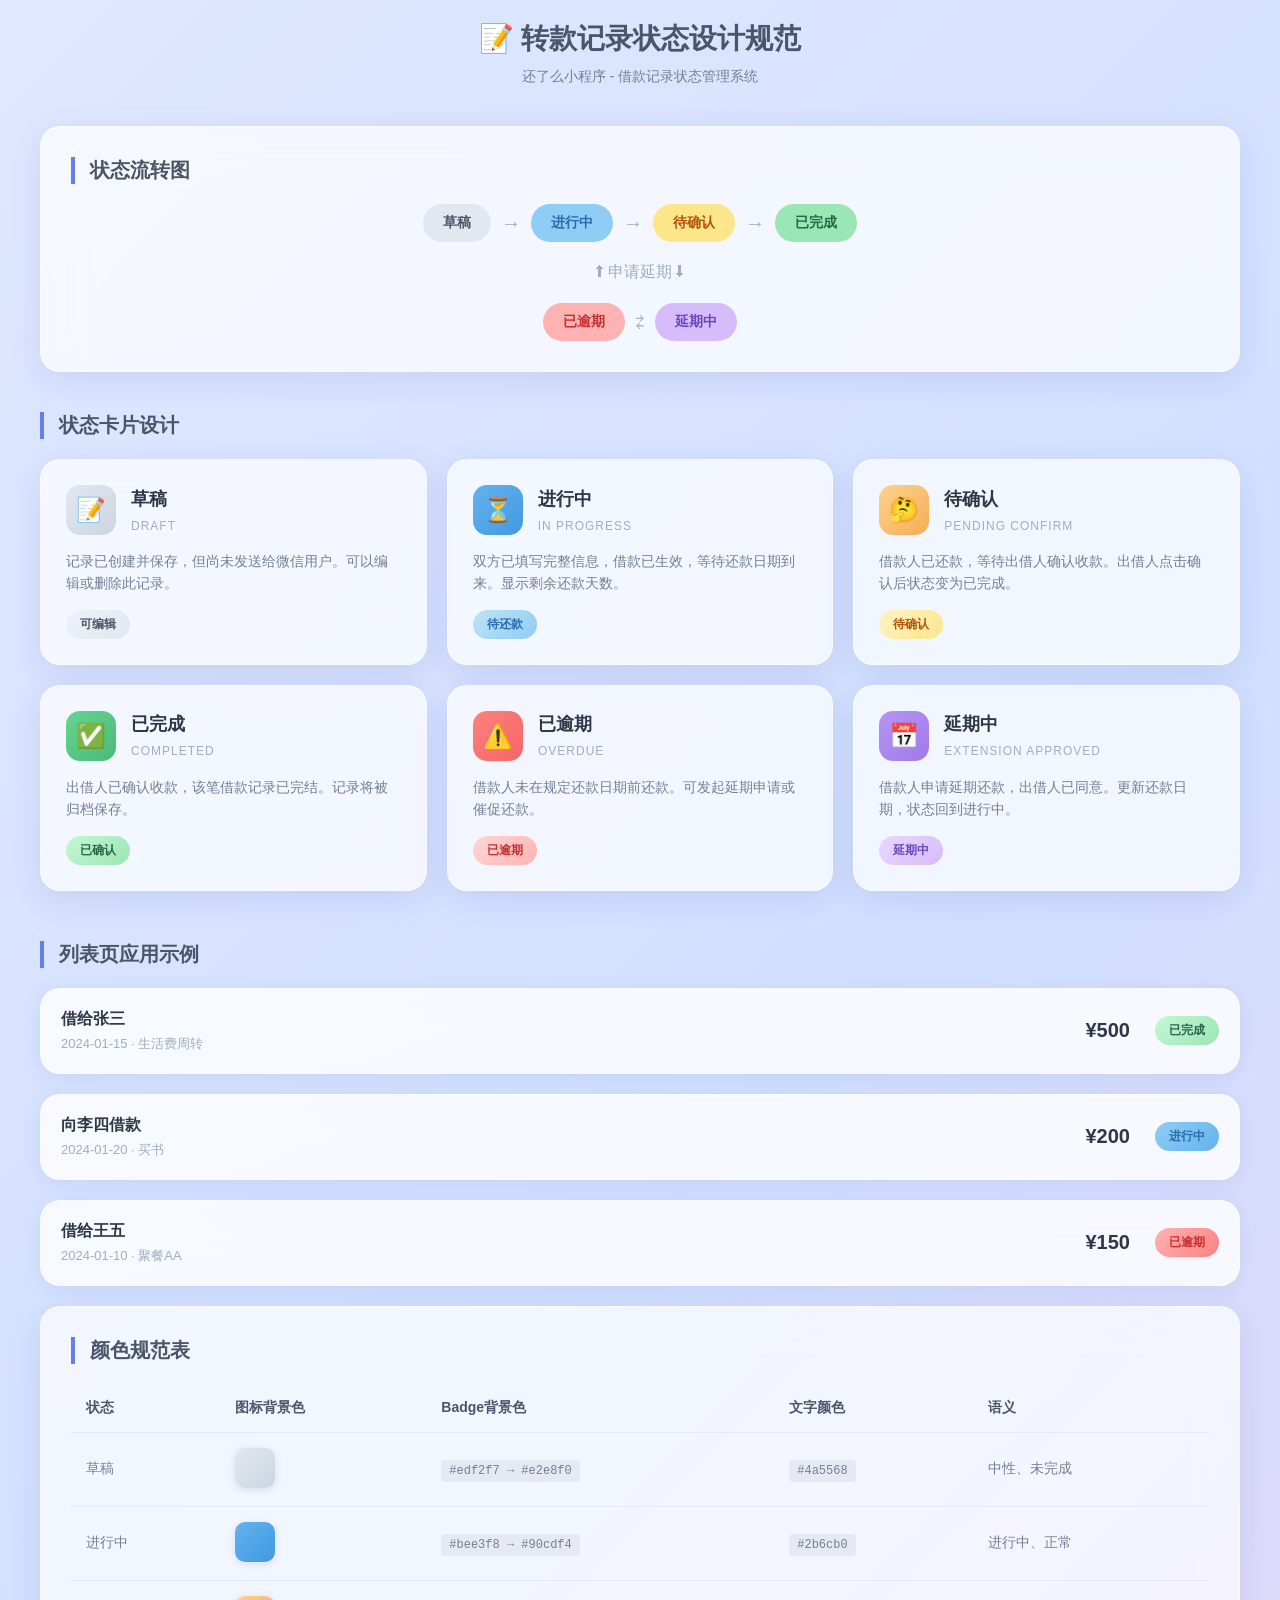
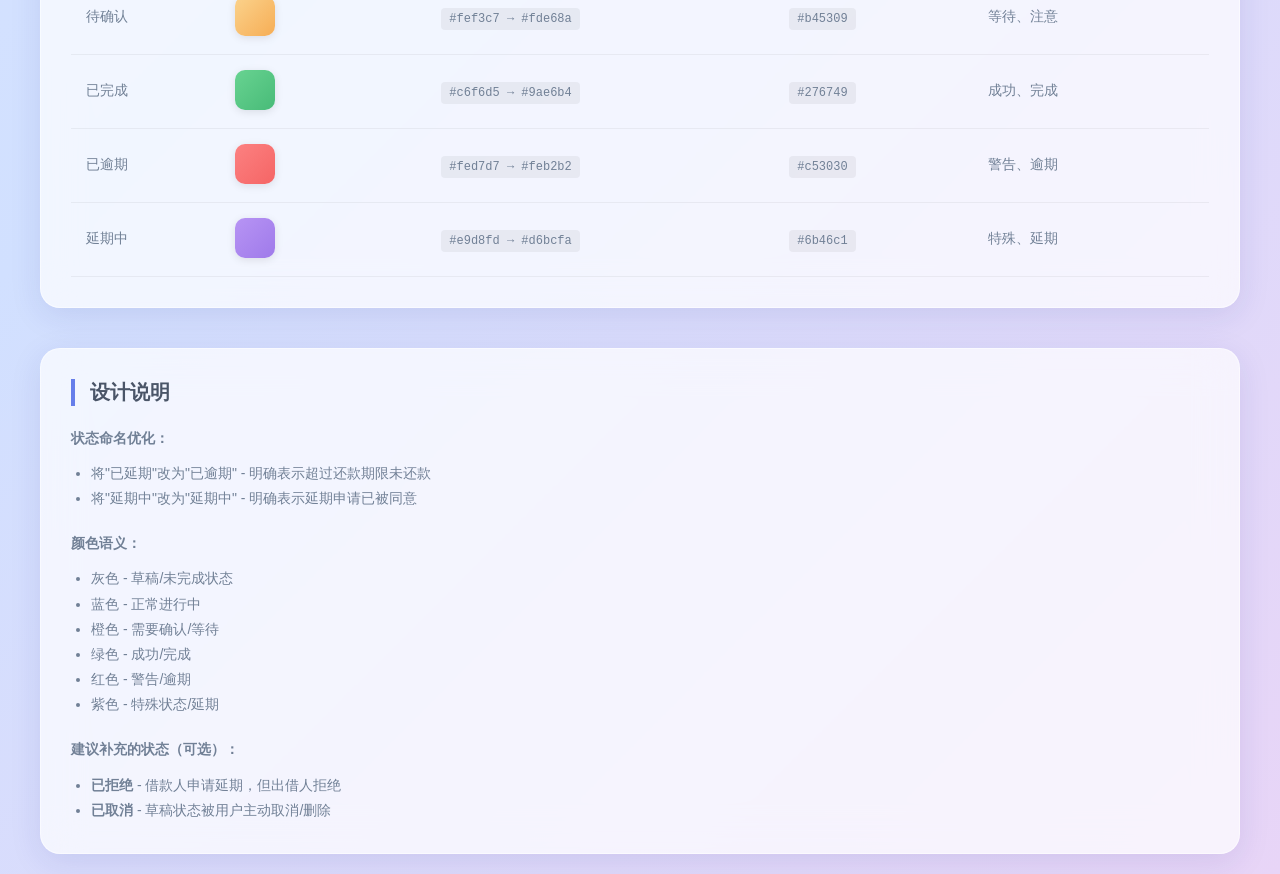
<file: 初版UI/还了么_转款记录状态设计.html>
<!DOCTYPE html>
<html lang="zh-CN">
<head>
    <meta charset="UTF-8">
    <meta name="viewport" content="width=device-width, initial-scale=1.0">
    <title>还了么 - 转款记录状态设计</title>
    <style>
        * {
            margin: 0;
            padding: 0;
            box-sizing: border-box;
        }
        
        body {
            font-family: -apple-system, BlinkMacSystemFont, 'Segoe UI', 'PingFang SC', 'Hiragino Sans GB', 'Microsoft YaHei', sans-serif;
            background: linear-gradient(135deg, #e0e7ff 0%, #d1e0ff 50%, #e8d5f7 100%);
            min-height: 100vh;
            padding: 20px;
        }
        
        .container {
            max-width: 1200px;
            margin: 0 auto;
        }
        
        h1 {
            text-align: center;
            color: #4a5568;
            margin-bottom: 10px;
            font-size: 28px;
        }
        
        .subtitle {
            text-align: center;
            color: #718096;
            margin-bottom: 40px;
            font-size: 14px;
        }
        
        /* 状态卡片样式 */
        .status-section {
            margin-bottom: 50px;
        }
        
        .section-title {
            font-size: 20px;
            color: #4a5568;
            margin-bottom: 20px;
            padding-left: 15px;
            border-left: 4px solid #667eea;
        }
        
        .status-grid {
            display: grid;
            grid-template-columns: repeat(auto-fit, minmax(300px, 1fr));
            gap: 20px;
        }
        
        .status-card {
            background: rgba(255, 255, 255, 0.7);
            backdrop-filter: blur(20px);
            border-radius: 20px;
            padding: 25px;
            box-shadow: 0 8px 32px rgba(31, 38, 135, 0.1);
            border: 1px solid rgba(255, 255, 255, 0.5);
            transition: transform 0.3s ease, box-shadow 0.3s ease;
        }
        
        .status-card:hover {
            transform: translateY(-5px);
            box-shadow: 0 12px 40px rgba(31, 38, 135, 0.15);
        }
        
        .status-header {
            display: flex;
            align-items: center;
            margin-bottom: 15px;
        }
        
        .status-icon {
            width: 50px;
            height: 50px;
            border-radius: 14px;
            display: flex;
            align-items: center;
            justify-content: center;
            margin-right: 15px;
            font-size: 24px;
        }
        
        .status-info h3 {
            font-size: 18px;
            color: #2d3748;
            margin-bottom: 5px;
        }
        
        .status-info .english {
            font-size: 12px;
            color: #a0aec0;
            text-transform: uppercase;
            letter-spacing: 1px;
        }
        
        .status-desc {
            color: #718096;
            font-size: 14px;
            line-height: 1.6;
            margin-bottom: 15px;
        }
        
        .status-badge {
            display: inline-block;
            padding: 6px 14px;
            border-radius: 20px;
            font-size: 12px;
            font-weight: 600;
        }
        
        /* 各状态颜色定义 */
        /* 1. 草稿 - 灰色系 */
        .status-draft .status-icon {
            background: linear-gradient(135deg, #e2e8f0 0%, #cbd5e0 100%);
            color: #4a5568;
        }
        .status-draft .status-badge {
            background: linear-gradient(135deg, #edf2f7 0%, #e2e8f0 100%);
            color: #4a5568;
        }
        
        /* 2. 进行中 - 蓝色系 */
        .status-progress .status-icon {
            background: linear-gradient(135deg, #63b3ed 0%, #4299e1 100%);
            color: white;
        }
        .status-progress .status-badge {
            background: linear-gradient(135deg, #bee3f8 0%, #90cdf4 100%);
            color: #2b6cb0;
        }
        
        /* 3. 待确认 - 橙色系 */
        .status-pending .status-icon {
            background: linear-gradient(135deg, #fbd38d 0%, #f6ad55 100%);
            color: white;
        }
        .status-pending .status-badge {
            background: linear-gradient(135deg, #fef3c7 0%, #fde68a 100%);
            color: #b45309;
        }
        
        /* 4. 已完成 - 绿色系 */
        .status-completed .status-icon {
            background: linear-gradient(135deg, #68d391 0%, #48bb78 100%);
            color: white;
        }
        .status-completed .status-badge {
            background: linear-gradient(135deg, #c6f6d5 0%, #9ae6b4 100%);
            color: #276749;
        }
        
        /* 5. 已逾期 - 红色系 */
        .status-overdue .status-icon {
            background: linear-gradient(135deg, #fc8181 0%, #f56565 100%);
            color: white;
        }
        .status-overdue .status-badge {
            background: linear-gradient(135deg, #fed7d7 0%, #feb2b2 100%);
            color: #c53030;
        }
        
        /* 6. 延期中 - 紫色系 */
        .status-extended .status-icon {
            background: linear-gradient(135deg, #b794f4 0%, #9f7aea 100%);
            color: white;
        }
        .status-extended .status-badge {
            background: linear-gradient(135deg, #e9d8fd 0%, #d6bcfa 100%);
            color: #6b46c1;
        }
        
        /* 状态流转图 */
        .flow-section {
            background: rgba(255, 255, 255, 0.7);
            backdrop-filter: blur(20px);
            border-radius: 20px;
            padding: 30px;
            box-shadow: 0 8px 32px rgba(31, 38, 135, 0.1);
            border: 1px solid rgba(255, 255, 255, 0.5);
            margin-bottom: 40px;
        }
        
        .flow-diagram {
            display: flex;
            flex-wrap: wrap;
            justify-content: center;
            align-items: center;
            gap: 10px;
            margin-top: 20px;
        }
        
        .flow-item {
            display: flex;
            align-items: center;
            gap: 10px;
        }
        
        .flow-node {
            padding: 10px 20px;
            border-radius: 25px;
            font-size: 14px;
            font-weight: 600;
            white-space: nowrap;
        }
        
        .flow-arrow {
            color: #a0aec0;
            font-size: 20px;
        }
        
        .flow-draft { background: #e2e8f0; color: #4a5568; }
        .flow-progress { background: #90cdf4; color: #2b6cb0; }
        .flow-pending { background: #fde68a; color: #b45309; }
        .flow-completed { background: #9ae6b4; color: #276749; }
        .flow-overdue { background: #feb2b2; color: #c53030; }
        .flow-extended { background: #d6bcfa; color: #6b46c1; }
        
        /* 颜色规范表 */
        .color-spec {
            background: rgba(255, 255, 255, 0.7);
            backdrop-filter: blur(20px);
            border-radius: 20px;
            padding: 30px;
            box-shadow: 0 8px 32px rgba(31, 38, 135, 0.1);
            border: 1px solid rgba(255, 255, 255, 0.5);
        }
        
        .spec-table {
            width: 100%;
            border-collapse: collapse;
            margin-top: 20px;
        }
        
        .spec-table th,
        .spec-table td {
            padding: 15px;
            text-align: left;
            border-bottom: 1px solid rgba(0, 0, 0, 0.05);
        }
        
        .spec-table th {
            color: #4a5568;
            font-weight: 600;
            font-size: 14px;
        }
        
        .spec-table td {
            color: #718096;
            font-size: 14px;
        }
        
        .color-preview {
            width: 40px;
            height: 40px;
            border-radius: 10px;
            display: inline-block;
            box-shadow: 0 2px 8px rgba(0,0,0,0.1);
        }
        
        .hex-code {
            font-family: 'Courier New', monospace;
            background: rgba(0,0,0,0.05);
            padding: 4px 8px;
            border-radius: 4px;
            font-size: 12px;
        }
        
        /* 实际应用示例 */
        .example-section {
            margin-top: 40px;
        }
        
        .example-card {
            background: rgba(255, 255, 255, 0.8);
            backdrop-filter: blur(20px);
            border-radius: 20px;
            padding: 20px;
            margin-bottom: 20px;
            box-shadow: 0 4px 20px rgba(31, 38, 135, 0.08);
            border: 1px solid rgba(255, 255, 255, 0.5);
            display: flex;
            justify-content: space-between;
            align-items: center;
        }
        
        .example-info h4 {
            color: #2d3748;
            margin-bottom: 5px;
        }
        
        .example-info p {
            color: #a0aec0;
            font-size: 13px;
        }
        
        .example-amount {
            font-size: 20px;
            font-weight: 700;
            color: #2d3748;
            margin-right: 15px;
        }
        
        .example-status {
            display: flex;
            align-items: center;
            gap: 10px;
        }
        
        /* 响应式 */
        @media (max-width: 768px) {
            .status-grid {
                grid-template-columns: 1fr;
            }
            
            .flow-diagram {
                flex-direction: column;
            }
            
            .flow-arrow {
                transform: rotate(90deg);
            }
            
            .spec-table {
                font-size: 12px;
            }
            
            .spec-table th,
            .spec-table td {
                padding: 10px 5px;
            }
        }
    </style>
</head>
<body>
    <div class="container">
        <h1>📝 转款记录状态设计规范</h1>
        <p class="subtitle">还了么小程序 - 借款记录状态管理系统</p>
        
        <!-- 状态流转图 -->
        <div class="flow-section">
            <h2 class="section-title">状态流转图</h2>
            <div class="flow-diagram">
                <div class="flow-item">
                    <div class="flow-node flow-draft">草稿</div>
                    <span class="flow-arrow">→</span>
                </div>
                <div class="flow-item">
                    <div class="flow-node flow-progress">进行中</div>
                    <span class="flow-arrow">→</span>
                </div>
                <div class="flow-item">
                    <div class="flow-node flow-pending">待确认</div>
                    <span class="flow-arrow">→</span>
                </div>
                <div class="flow-item">
                    <div class="flow-node flow-completed">已完成</div>
                </div>
                <div style="width: 100%; text-align: center; margin: 10px 0;">
                    <span style="color: #a0aec0;">⬆ 申请延期 ⬇</span>
                </div>
                <div class="flow-item">
                    <div class="flow-node flow-overdue">已逾期</div>
                    <span class="flow-arrow">⇄</span>
                </div>
                <div class="flow-item">
                    <div class="flow-node flow-extended">延期中</div>
                </div>
            </div>
        </div>
        
        <!-- 状态卡片展示 -->
        <div class="status-section">
            <h2 class="section-title">状态卡片设计</h2>
            <div class="status-grid">
                <!-- 1. 草稿 -->
                <div class="status-card status-draft">
                    <div class="status-header">
                        <div class="status-icon">📝</div>
                        <div class="status-info">
                            <h3>草稿</h3>
                            <span class="english">Draft</span>
                        </div>
                    </div>
                    <p class="status-desc">
                        记录已创建并保存，但尚未发送给微信用户。可以编辑或删除此记录。
                    </p>
                    <span class="status-badge">可编辑</span>
                </div>
                
                <!-- 2. 进行中 -->
                <div class="status-card status-progress">
                    <div class="status-header">
                        <div class="status-icon">⏳</div>
                        <div class="status-info">
                            <h3>进行中</h3>
                            <span class="english">In Progress</span>
                        </div>
                    </div>
                    <p class="status-desc">
                        双方已填写完整信息，借款已生效，等待还款日期到来。显示剩余还款天数。
                    </p>
                    <span class="status-badge">待还款</span>
                </div>
                
                <!-- 3. 待确认 -->
                <div class="status-card status-pending">
                    <div class="status-header">
                        <div class="status-icon">🤔</div>
                        <div class="status-info">
                            <h3>待确认</h3>
                            <span class="english">Pending Confirm</span>
                        </div>
                    </div>
                    <p class="status-desc">
                        借款人已还款，等待出借人确认收款。出借人点击确认后状态变为已完成。
                    </p>
                    <span class="status-badge">待确认</span>
                </div>
                
                <!-- 4. 已完成 -->
                <div class="status-card status-completed">
                    <div class="status-header">
                        <div class="status-icon">✅</div>
                        <div class="status-info">
                            <h3>已完成</h3>
                            <span class="english">Completed</span>
                        </div>
                    </div>
                    <p class="status-desc">
                        出借人已确认收款，该笔借款记录已完结。记录将被归档保存。
                    </p>
                    <span class="status-badge">已确认</span>
                </div>
                
                <!-- 5. 已逾期 -->
                <div class="status-card status-overdue">
                    <div class="status-header">
                        <div class="status-icon">⚠️</div>
                        <div class="status-info">
                            <h3>已逾期</h3>
                            <span class="english">Overdue</span>
                        </div>
                    </div>
                    <p class="status-desc">
                        借款人未在规定还款日期前还款。可发起延期申请或催促还款。
                    </p>
                    <span class="status-badge">已逾期</span>
                </div>
                
                <!-- 6. 延期中 -->
                <div class="status-card status-extended">
                    <div class="status-header">
                        <div class="status-icon">📅</div>
                        <div class="status-info">
                            <h3>延期中</h3>
                            <span class="english">Extension Approved</span>
                        </div>
                    </div>
                    <p class="status-desc">
                        借款人申请延期还款，出借人已同意。更新还款日期，状态回到进行中。
                    </p>
                    <span class="status-badge">延期中</span>
                </div>
            </div>
        </div>
        
        <!-- 实际应用示例 -->
        <div class="example-section">
            <h2 class="section-title">列表页应用示例</h2>
            
            <div class="example-card">
                <div class="example-info">
                    <h4>借给张三</h4>
                    <p>2024-01-15 · 生活费周转</p>
                </div>
                <div class="example-status">
                    <span class="example-amount">¥500</span>
                    <span class="status-badge" style="background: linear-gradient(135deg, #c6f6d5 0%, #9ae6b4 100%); color: #276749;">已完成</span>
                </div>
            </div>
            
            <div class="example-card">
                <div class="example-info">
                    <h4>向李四借款</h4>
                    <p>2024-01-20 · 买书</p>
                </div>
                <div class="example-status">
                    <span class="example-amount">¥200</span>
                    <span class="status-badge" style="background: linear-gradient(135deg, #90cdf4 0%, #63b3ed 100%); color: #2b6cb0;">进行中</span>
                </div>
            </div>
            
            <div class="example-card">
                <div class="example-info">
                    <h4>借给王五</h4>
                    <p>2024-01-10 · 聚餐AA</p>
                </div>
                <div class="example-status">
                    <span class="example-amount">¥150</span>
                    <span class="status-badge" style="background: linear-gradient(135deg, #feb2b2 0%, #fc8181 100%); color: #c53030;">已逾期</span>
                </div>
            </div>
        </div>
        
        <!-- 颜色规范表 -->
        <div class="color-spec">
            <h2 class="section-title">颜色规范表</h2>
            <table class="spec-table">
                <thead>
                    <tr>
                        <th>状态</th>
                        <th>图标背景色</th>
                        <th>Badge背景色</th>
                        <th>文字颜色</th>
                        <th>语义</th>
                    </tr>
                </thead>
                <tbody>
                    <tr>
                        <td>草稿</td>
                        <td><span class="color-preview" style="background: linear-gradient(135deg, #e2e8f0 0%, #cbd5e0 100%);"></span></td>
                        <td><span class="hex-code">#edf2f7 → #e2e8f0</span></td>
                        <td><span class="hex-code">#4a5568</span></td>
                        <td>中性、未完成</td>
                    </tr>
                    <tr>
                        <td>进行中</td>
                        <td><span class="color-preview" style="background: linear-gradient(135deg, #63b3ed 0%, #4299e1 100%);"></span></td>
                        <td><span class="hex-code">#bee3f8 → #90cdf4</span></td>
                        <td><span class="hex-code">#2b6cb0</span></td>
                        <td>进行中、正常</td>
                    </tr>
                    <tr>
                        <td>待确认</td>
                        <td><span class="color-preview" style="background: linear-gradient(135deg, #fbd38d 0%, #f6ad55 100%);"></span></td>
                        <td><span class="hex-code">#fef3c7 → #fde68a</span></td>
                        <td><span class="hex-code">#b45309</span></td>
                        <td>等待、注意</td>
                    </tr>
                    <tr>
                        <td>已完成</td>
                        <td><span class="color-preview" style="background: linear-gradient(135deg, #68d391 0%, #48bb78 100%);"></span></td>
                        <td><span class="hex-code">#c6f6d5 → #9ae6b4</span></td>
                        <td><span class="hex-code">#276749</span></td>
                        <td>成功、完成</td>
                    </tr>
                    <tr>
                        <td>已逾期</td>
                        <td><span class="color-preview" style="background: linear-gradient(135deg, #fc8181 0%, #f56565 100%);"></span></td>
                        <td><span class="hex-code">#fed7d7 → #feb2b2</span></td>
                        <td><span class="hex-code">#c53030</span></td>
                        <td>警告、逾期</td>
                    </tr>
                    <tr>
                        <td>延期中</td>
                        <td><span class="color-preview" style="background: linear-gradient(135deg, #b794f4 0%, #9f7aea 100%);"></span></td>
                        <td><span class="hex-code">#e9d8fd → #d6bcfa</span></td>
                        <td><span class="hex-code">#6b46c1</span></td>
                        <td>特殊、延期</td>
                    </tr>
                </tbody>
            </table>
        </div>
        
        <!-- 设计说明 -->
        <div style="margin-top: 40px; background: rgba(255, 255, 255, 0.7); backdrop-filter: blur(20px); border-radius: 20px; padding: 30px; box-shadow: 0 8px 32px rgba(31, 38, 135, 0.1); border: 1px solid rgba(255, 255, 255, 0.5);">
            <h2 class="section-title">设计说明</h2>
            <div style="color: #718096; line-height: 1.8; font-size: 14px;">
                <p><strong>状态命名优化：</strong></p>
                <ul style="margin: 10px 0 20px 20px;">
                    <li>将"已延期"改为"已逾期" - 明确表示超过还款期限未还款</li>
                    <li>将"延期中"改为"延期中" - 明确表示延期申请已被同意</li>
                </ul>
                
                <p><strong>颜色语义：</strong></p>
                <ul style="margin: 10px 0 20px 20px;">
                    <li>灰色 - 草稿/未完成状态</li>
                    <li>蓝色 - 正常进行中</li>
                    <li>橙色 - 需要确认/等待</li>
                    <li>绿色 - 成功/完成</li>
                    <li>红色 - 警告/逾期</li>
                    <li>紫色 - 特殊状态/延期</li>
                </ul>
                
                <p><strong>建议补充的状态（可选）：</strong></p>
                <ul style="margin: 10px 0 0 20px;">
                    <li><strong>已拒绝</strong> - 借款人申请延期，但出借人拒绝</li>
                    <li><strong>已取消</strong> - 草稿状态被用户主动取消/删除</li>
                </ul>
            </div>
        </div>
    </div>
</body>
</html>
</file>
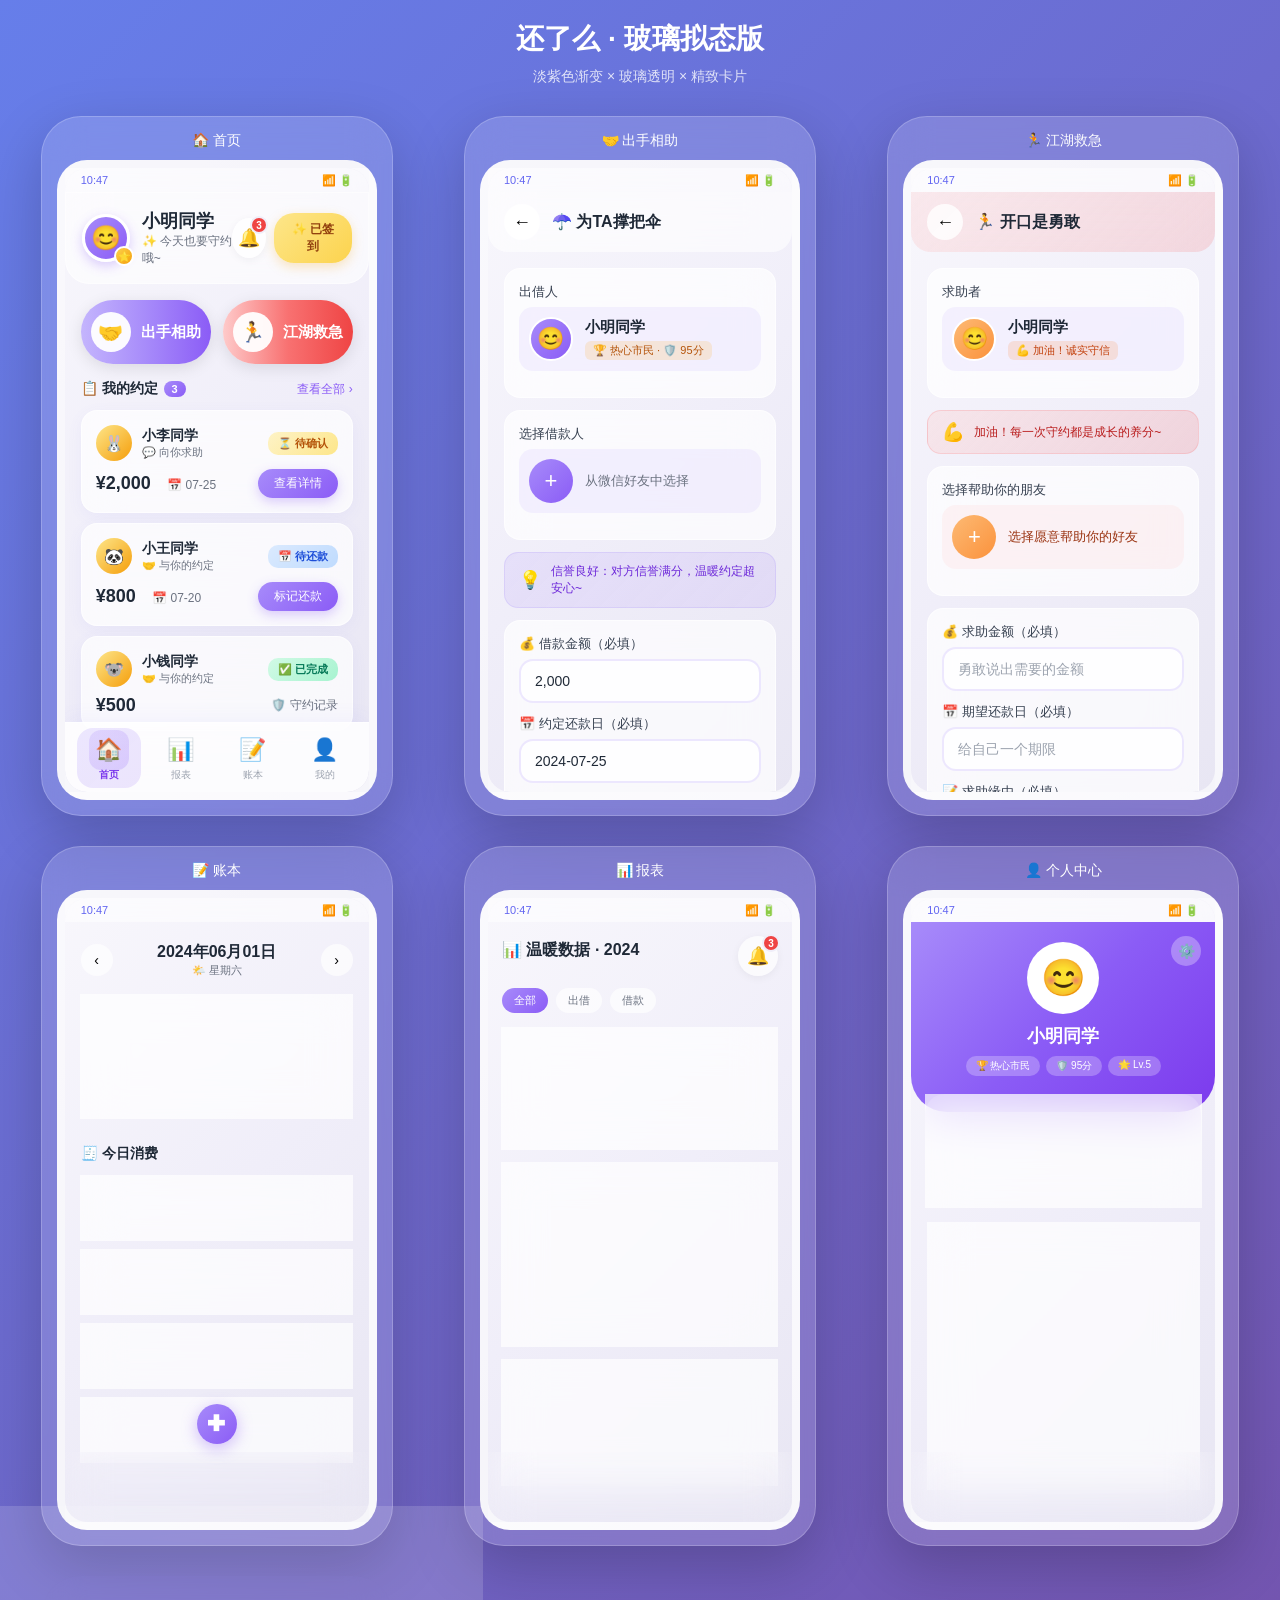
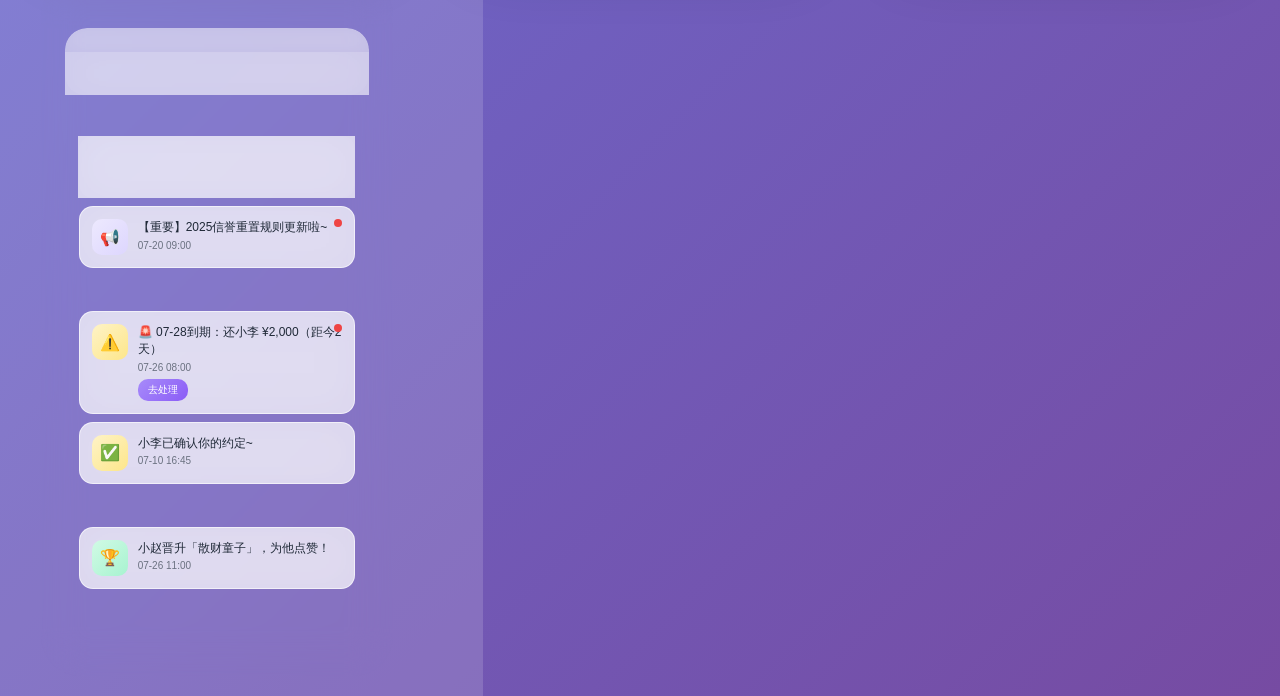
<file: 初版UI/还了么小程序原型预览_最终版.html>
<!DOCTYPE html>
<html lang="zh-CN">
<head>
    <meta charset="UTF-8">
    <meta name="viewport" content="width=device-width, initial-scale=1.0">
    <title>还了么小程序 - 玻璃拟态版原型</title>
    <style>
        * { margin: 0; padding: 0; box-sizing: border-box; }
        body {
            font-family: -apple-system, BlinkMacSystemFont, 'Segoe UI', 'PingFang SC', sans-serif;
            background: linear-gradient(135deg, #667eea 0%, #764ba2 100%);
            min-height: 100vh;
            padding: 20px;
        }
        .container { max-width: 1400px; margin: 0 auto; }
        h1 { text-align: center; color: white; margin-bottom: 10px; font-size: 28px; }
        .subtitle { text-align: center; color: rgba(255,255,255,0.8); margin-bottom: 30px; font-size: 14px; }
        .phones-grid { display: grid; grid-template-columns: repeat(auto-fit, minmax(320px, 1fr)); gap: 30px; justify-items: center; }
        .phone-container {
            background: rgba(255,255,255,0.15);
            backdrop-filter: blur(20px);
            border-radius: 40px;
            padding: 15px;
            border: 1px solid rgba(255,255,255,0.2);
            box-shadow: 0 20px 60px rgba(0,0,0,0.2);
        }
        .phone-title { text-align: center; margin-bottom: 10px; font-size: 14px; color: white; font-weight: 500; }
        .phone {
            width: 320px;
            height: 640px;
            background: linear-gradient(135deg, #F8F7FC 0%, #F0EEF9 50%, #E8E6F3 100%);
            border-radius: 30px;
            overflow: hidden;
            position: relative;
            border: 8px solid rgba(255,255,255,0.6);
        }
        .status-bar {
            height: 24px;
            background: rgba(255,255,255,0.5);
            backdrop-filter: blur(10px);
            display: flex;
            justify-content: space-between;
            align-items: center;
            padding: 0 16px;
            font-size: 11px;
            color: #6366F1;
            font-weight: 500;
        }
        .page-content { overflow-y: auto; height: calc(100% - 80px); }

        /* 首页头部 */
        .home-header {
            background: rgba(255,255,255,0.6);
            backdrop-filter: blur(20px);
            padding: 16px;
            border-radius: 0 0 24px 24px;
            border: 1px solid rgba(255,255,255,0.5);
        }
        .user-info { display: flex; align-items: center; justify-content: space-between; }
        .user-left { display: flex; align-items: center; gap: 12px; }
        .avatar-container { position: relative; }
        .avatar {
            width: 48px; height: 48px; border-radius: 50%;
            background: linear-gradient(135deg, #A78BFA 0%, #8B5CF6 100%);
            display: flex; align-items: center; justify-content: center;
            font-size: 24px; border: 3px solid white;
            box-shadow: 0 4px 12px rgba(139, 92, 246, 0.3);
        }
        .avatar-level {
            position: absolute; bottom: -4px; right: -4px;
            background: linear-gradient(135deg, #FCD34D 0%, #F59E0B 100%);
            border-radius: 50%; width: 20px; height: 20px;
            display: flex; align-items: center; justify-content: center;
            font-size: 10px; border: 2px solid white;
        }
        .user-name { color: #1F2937; font-size: 18px; font-weight: 600; }
        .user-sub { color: #6B7280; font-size: 12px; }
        .check-in-btn {
            background: linear-gradient(135deg, #FDE68A 0%, #FCD34D 100%);
            color: #92400E; padding: 8px 16px;
            border-radius: 20px; font-size: 12px; font-weight: 600;
            border: none; box-shadow: 0 4px 12px rgba(245, 158, 11, 0.25);
        }

        /* 核心按钮 - 长椭圆 */
        .core-buttons { padding: 16px; display: flex; gap: 12px; }
        .core-btn {
            flex: 1; height: 64px; border-radius: 50px;
            border: none; cursor: pointer;
            display: flex; align-items: center; justify-content: center;
            gap: 10px; box-shadow: 0 4px 16px rgba(0,0,0,0.1);
            transition: transform 0.2s ease;
        }
        .core-btn:hover { transform: scale(1.02); }
        .core-btn-helper {
            background: linear-gradient(90deg, #C4B5FD 0%, #A78BFA 50%, #8B5CF6 100%);
        }
        .core-btn-help {
            background: linear-gradient(90deg, #FECACA 0%, #F87171 50%, #EF4444 100%);
        }
        .core-btn-icon {
            width: 40px; height: 40px; border-radius: 50%;
            background: rgba(255,255,255,0.95);
            display: flex; align-items: center; justify-content: center;
            font-size: 20px;
        }
        .core-btn-text { font-size: 15px; font-weight: 700; color: white; }

        /* 消息入口 */
        .header-right { display: flex; align-items: center; gap: 8px; }
        .msg-btn {
            width: 40px; height: 40px; border-radius: 50%;
            background: rgba(255,255,255,0.7);
            border: none; cursor: pointer;
            display: flex; align-items: center; justify-content: center;
            font-size: 18px; position: relative;
            box-shadow: 0 2px 8px rgba(0,0,0,0.05);
        }
        .msg-badge {
            position: absolute; top: -2px; right: -2px;
            background: #EF4444; color: white;
            width: 18px; height: 18px; border-radius: 50%;
            font-size: 10px; font-weight: 600;
            display: flex; align-items: center; justify-content: center;
            border: 2px solid #F0EEF9;
        }

        /* 约定卡片 */
        .section-header { display: flex; justify-content: space-between; align-items: center; padding: 0 16px; margin-bottom: 12px; }
        .section-title { font-size: 14px; font-weight: 600; color: #1F2937; display: flex; align-items: center; gap: 6px; }
        .section-count { background: linear-gradient(135deg, #A78BFA 0%, #8B5CF6 100%); color: white; padding: 2px 8px; border-radius: 10px; font-size: 11px; }
        .section-more { color: #8B5CF6; font-size: 12px; }
        .agreement-list { padding: 0 16px; }
        .agreement-card {
            background: rgba(255,255,255,0.7);
            backdrop-filter: blur(20px);
            border-radius: 16px; padding: 14px; margin-bottom: 10px;
            border: 1px solid rgba(255,255,255,0.6);
            box-shadow: 0 4px 16px rgba(99, 102, 241, 0.06);
        }
        .card-header { display: flex; justify-content: space-between; align-items: center; margin-bottom: 8px; }
        .card-user { display: flex; align-items: center; gap: 10px; }
        .card-avatar {
            width: 36px; height: 36px; border-radius: 50%;
            background: linear-gradient(135deg, #FDE68A 0%, #F59E0B 100%);
            display: flex; align-items: center; justify-content: center; font-size: 16px;
        }
        .card-name { font-size: 14px; font-weight: 600; color: #1F2937; }
        .card-type { font-size: 11px; color: #6B7280; }
        .status-badge { padding: 4px 10px; border-radius: 10px; font-size: 11px; font-weight: 600; }
        .status-badge.pending { background: linear-gradient(135deg, #FEF3C7 0%, #FDE68A 100%); color: #B45309; }
        .status-badge.active { background: linear-gradient(135deg, #DBEAFE 0%, #BFDBFE 100%); color: #1D4ED8; }
        .status-badge.completed { background: linear-gradient(135deg, #D1FAE5 0%, #A7F3D0 100%); color: #047857; }
        .card-body { display: flex; justify-content: space-between; align-items: center; }
        .card-money { font-size: 18px; font-weight: 700; color: #1F2937; }
        .card-date { font-size: 12px; color: #6B7280; margin-left: 12px; }
        .card-action {
            background: linear-gradient(135deg, #A78BFA 0%, #8B5CF6 100%);
            color: white; border: none; padding: 6px 16px;
            border-radius: 16px; font-size: 12px;
            cursor: pointer; box-shadow: 0 4px 12px rgba(139, 92, 246, 0.3);
        }

        /* TabBar - 更好看的图标 */
        .tabbar {
            position: absolute; bottom: 0; left: 0; right: 0;
            height: 70px;
            background: rgba(255,255,255,0.85);
            backdrop-filter: blur(20px);
            display: flex; justify-content: space-around; align-items: center;
            border-top: 1px solid rgba(255,255,255,0.5);
            box-shadow: 0 -4px 20px rgba(99, 102, 241, 0.05);
            padding: 0 8px;
        }
        .tab-item {
            display: flex; flex-direction: column; align-items: center;
            gap: 2px; cursor: pointer; padding: 6px 16px;
            border-radius: 16px; transition: all 0.3s ease; position: relative;
        }
        .tab-item.active { background: linear-gradient(135deg, rgba(167, 139, 250, 0.2) 0%, rgba(139, 92, 246, 0.15) 100%); }
        .tab-icon-wrapper {
            width: 32px; height: 32px; position: relative;
            display: flex; align-items: center; justify-content: center;
        }
        .tab-item.active .tab-icon-wrapper::before {
            content: ''; position: absolute;
            width: 40px; height: 40px;
            background: linear-gradient(135deg, #A78BFA 0%, #8B5CF6 100%);
            border-radius: 12px; opacity: 0.2;
        }
        .tab-icon { font-size: 22px; z-index: 1; }
        .tab-text { font-size: 10px; font-weight: 500; }
        .tab-item.active .tab-text { color: #7C3AED; font-weight: 600; }
        .tab-item:not(.active) .tab-text { color: #9CA3AF; }

        /* 表单页面 */
        .form-header {
            background: rgba(255,255,255,0.6);
            backdrop-filter: blur(20px);
            padding: 12px 16px;
            display: flex; align-items: center; gap: 12px;
            border-radius: 0 0 20px 20px;
        }
        .back-btn {
            width: 36px; height: 36px; border-radius: 50%;
            background: rgba(255,255,255,0.8); border: none;
            font-size: 18px; cursor: pointer;
            display: flex; align-items: center; justify-content: center;
        }
        .form-title { font-size: 16px; font-weight: 600; color: #1F2937; }
        .form-content { padding: 16px; overflow-y: auto; height: calc(100% - 60px); }
        .form-card {
            background: rgba(255,255,255,0.7);
            backdrop-filter: blur(20px);
            border-radius: 16px; padding: 14px; margin-bottom: 12px;
            border: 1px solid rgba(255,255,255,0.6);
        }
        .user-card {
            display: flex; align-items: center; gap: 12px;
            padding: 10px; background: rgba(167, 139, 250, 0.1);
            border-radius: 14px;
        }
        .user-avatar-lg {
            width: 44px; height: 44px; border-radius: 50%;
            background: linear-gradient(135deg, #A78BFA 0%, #8B5CF6 100%);
            display: flex; align-items: center; justify-content: center;
            font-size: 22px; border: 2px solid white;
        }
        .user-name-lg { font-size: 15px; font-weight: 600; color: #1F2937; }
        .user-badge {
            display: inline-flex; align-items: center; gap: 4px;
            background: rgba(245, 158, 11, 0.15);
            padding: 2px 8px; border-radius: 6px;
            font-size: 11px; color: #B45309; margin-top: 4px;
        }
        .add-btn {
            width: 44px; height: 44px; border-radius: 50%;
            background: linear-gradient(135deg, #A78BFA 0%, #8B5CF6 100%);
            border: none; font-size: 22px; color: white;
            cursor: pointer;
        }
        .tip-box {
            background: linear-gradient(135deg, rgba(167, 139, 250, 0.15) 0%, rgba(139, 92, 246, 0.1) 100%);
            border: 1px solid rgba(167, 139, 250, 0.2);
            border-radius: 14px; padding: 10px 14px;
            display: flex; align-items: center; gap: 10px; margin-bottom: 12px;
        }
        .tip-icon { font-size: 18px; }
        .tip-text { font-size: 12px; color: #6D28D9; line-height: 1.4; }
        .form-group { margin-bottom: 12px; }
        .form-label { font-size: 13px; color: #374151; font-weight: 500; margin-bottom: 6px; display: block; }
        .form-input {
            width: 100%; height: 44px;
            background: rgba(255,255,255,0.8);
            border: 2px solid rgba(167, 139, 250, 0.2);
            border-radius: 14px; padding: 0 14px;
            font-size: 14px; color: #1F2937;
        }
        .form-input:focus { outline: none; border-color: #8B5CF6; background: white; }
        .form-input::placeholder { color: #9CA3AF; }
        .form-textarea {
            width: 100%; height: 80px;
            background: rgba(255,255,255,0.8);
            border: 2px solid rgba(167, 139, 250, 0.2);
            border-radius: 14px; padding: 10px 14px;
            font-size: 13px; color: #1F2937; resize: none;
        }
        .form-textarea:focus { outline: none; border-color: #8B5CF6; background: white; }
        .form-hint { font-size: 11px; color: #6B7280; margin-top: 4px; }
        .upload-zone {
            background: rgba(167, 139, 250, 0.08);
            border: 2px dashed rgba(167, 139, 250, 0.3);
            border-radius: 14px; padding: 16px;
            text-align: center; cursor: pointer;
        }
        .upload-icon { font-size: 24px; margin-bottom: 6px; }
        .upload-text { color: #6B7280; font-size: 12px; }
        .submit-btn-lg {
            width: 100%; height: 50px;
            background: linear-gradient(135deg, #A78BFA 0%, #8B5CF6 100%);
            color: white; border: none; border-radius: 25px;
            font-size: 15px; font-weight: 700; cursor: pointer;
            box-shadow: 0 6px 20px rgba(139, 92, 246, 0.35);
            display: flex; align-items: center; justify-content: center; gap: 8px;
        }

        /* 账本页面 - 细长进度条 */
        .ledger-header { padding: 16px; }
        .date-nav {
            display: flex; align-items: center; justify-content: space-between;
            margin-bottom: 12px;
        }
        .date-nav-btn {
            width: 32px; height: 32px; border-radius: 50%;
            background: rgba(255,255,255,0.7); border: none;
            font-size: 14px; cursor: pointer;
        }
        .date-month { font-size: 16px; font-weight: 700; color: #1F2937; text-align: center; }
        .date-week { font-size: 11px; color: #6B7280; text-align: center; }
        .calendar-btn {
            width: 32px; height: 32px; border-radius: 50%;
            background: linear-gradient(135deg, #FDE68A 0%, #F59E0B 100%); border: none;
            font-size: 14px; cursor: pointer;
        }
        /* 细长预算进度条 */
        .budget-bar {
            background: rgba(255,255,255,0.7);
            backdrop-filter: blur(20px);
            border-radius: 16px; padding: 14px 16px;
            margin-bottom: 10px;
            border: 1px solid rgba(255,255,255,0.6);
        }
        .budget-top {
            display: flex; justify-content: space-between; align-items: center;
            margin-bottom: 8px;
        }
        .budget-label { font-size: 12px; color: #6B7280; }
        .budget-values { font-size: 13px; color: #1F2937; }
        .budget-values span { font-weight: 600; color: #7C3AED; }
        .budget-values .warn { color: #DC2626; }
        .progress-bar-track {
            width: 100%; height: 8px;
            background: rgba(139, 92, 246, 0.15);
            border-radius: 4px; overflow: hidden;
        }
        .progress-bar-fill {
            height: 100%;
            background: linear-gradient(90deg, #A78BFA 0%, #8B5CF6 100%);
            border-radius: 4px;
            transition: width 0.3s ease;
        }
        .budget-summary {
            display: flex; gap: 8px; margin-top: 10px;
        }
        .budget-summary-item {
            flex: 1; background: rgba(167, 139, 250, 0.08);
            border-radius: 10px; padding: 10px 8px; text-align: center;
        }
        .budget-summary-value { font-size: 14px; font-weight: 700; color: #7C3AED; }
        .budget-summary-value.orange { color: #C2410C; }
        .budget-summary-label { font-size: 10px; color: #6B7280; margin-top: 2px; }
        .date-clickable {
            cursor: pointer; padding: 4px 10px;
            border-radius: 10px; transition: background 0.2s;
        }
        .date-clickable:hover { background: rgba(167, 139, 250, 0.1); }

        .expense-item {
            background: rgba(255,255,255,0.7);
            backdrop-filter: blur(20px);
            border-radius: 14px; padding: 12px 14px; margin-bottom: 8px;
            display: flex; align-items: center; gap: 12px;
            border: 1px solid rgba(255,255,255,0.6);
        }
        .expense-icon {
            width: 40px; height: 40px; border-radius: 12px;
            display: flex; align-items: center; justify-content: center;
            font-size: 20px;
        }
        .expense-icon.food { background: linear-gradient(135deg, #FED7AA 0%, #FDBA74 100%); }
        .expense-icon.transport { background: linear-gradient(135deg, #BFDBFE 0%, #93C5FD 100%); }
        .expense-icon.coffee { background: linear-gradient(135deg, #D6D3D1 0%, #A8A29E 100%); }
        .expense-icon.shopping { background: linear-gradient(135deg, #FBCFE8 0%, #F9A8D4 100%); }
        .expense-name { font-size: 13px; font-weight: 600; color: #1F2937; }
        .expense-time { font-size: 11px; color: #6B7280; }
        .expense-amount { font-size: 15px; font-weight: 700; color: #1F2937; }
        .expense-info { flex: 1; }
        /* 小号悬浮按钮 */
        .fab-small {
            position: absolute; bottom: 78px;
            left: 50%; transform: translateX(-50%);
            width: 40px; height: 40px; border-radius: 50%;
            background: linear-gradient(135deg, #A78BFA 0%, #8B5CF6 100%);
            border: none; font-size: 18px; color: white;
            cursor: pointer;
            box-shadow: 0 4px 16px rgba(139, 92, 246, 0.4);
            display: flex; align-items: center; justify-content: center;
            z-index: 10;
        }

        /* 个人中心 */
        .profile-header {
            background: linear-gradient(135deg, #A78BFA 0%, #8B5CF6 50%, #7C3AED 100%);
            padding: 20px 16px 36px;
            border-radius: 0 0 36px 36px; text-align: center; position: relative;
        }
        .profile-settings {
            position: absolute; top: 14px; right: 14px;
            width: 30px; height: 30px; border-radius: 50%;
            background: rgba(255,255,255,0.3); border: none;
            font-size: 14px; cursor: pointer;
        }
        .profile-avatar {
            width: 72px; height: 72px; border-radius: 50%;
            background: white; margin: 0 auto 10px;
            display: flex; align-items: center; justify-content: center;
            font-size: 36px; border: 3px solid rgba(255,255,255,0.5);
        }
        .profile-name { font-size: 18px; font-weight: 700; color: white; margin-bottom: 8px; }
        .profile-badges { display: flex; justify-content: center; gap: 6px; }
        .profile-badge {
            background: rgba(255,255,255,0.25); padding: 3px 10px;
            border-radius: 10px; font-size: 10px; color: white;
        }
        .profile-stats-card {
            background: rgba(255,255,255,0.7);
            backdrop-filter: blur(20px);
            border-radius: 20px; padding: 16px;
            margin: -18px 14px 14px;
            position: relative; z-index: 1;
            border: 1px solid rgba(255,255,255,0.6);
        }
        .stats-grid { display: grid; grid-template-columns: repeat(3, 1fr); gap: 12px; }
        .stat-value { font-size: 16px; font-weight: 700; color: #1F2937; }
        .stat-value.warning { color: #DC2626; }
        .stat-label { font-size: 10px; color: #6B7280; margin-top: 2px; }
        .menu-card {
            background: rgba(255,255,255,0.7);
            backdrop-filter: blur(20px);
            border-radius: 16px; overflow: hidden;
            border: 1px solid rgba(255,255,255,0.6); margin: 0 16px 10px;
        }
        .menu-item {
            display: flex; align-items: center; padding: 14px;
            border-bottom: 1px solid rgba(167, 139, 250, 0.1);
            cursor: pointer;
        }
        .menu-item:last-child { border-bottom: none; }
        .menu-icon {
            width: 36px; height: 36px; border-radius: 10px;
            background: linear-gradient(135deg, #EDE9FE 0%, #DDD6FE 100%);
            display: flex; align-items: center; justify-content: center;
            font-size: 16px; margin-right: 12px;
        }
        .menu-text { flex: 1; font-size: 13px; color: #1F2937; font-weight: 500; }
        .menu-badge {
            background: #EF4444; color: white; padding: 2px 6px;
            border-radius: 8px; font-size: 10px; font-weight: 600; margin-right: 6px;
        }
        .menu-arrow { color: #9CA3AF; font-size: 16px; }
        .profile-footer { text-align: center; padding: 16px; color: #6B7280; font-size: 12px; }
        .logout-btn {
            width: calc(100% - 32px); height: 44px;
            background: rgba(255,255,255,0.6);
            border: 2px solid rgba(167, 139, 250, 0.2);
            border-radius: 22px; font-size: 13px; color: #6B7280; cursor: pointer;
            margin: 10px 16px 0;
        }

        /* 消息中心 */
        .message-header {
            background: rgba(255,255,255,0.6);
            backdrop-filter: blur(20px);
            padding: 12px 16px;
            display: flex; justify-content: space-between; align-items: center;
            border-radius: 0 0 20px 20px;
        }
        .message-title { font-size: 15px; font-weight: 600; color: #1F2937; }
        .message-count {
            background: #EF4444; color: white; padding: 2px 6px;
            border-radius: 8px; font-size: 10px; font-weight: 600; margin-left: 4px;
        }
        .read-all { background: none; border: none; color: #8B5CF6; font-size: 12px; cursor: pointer; }
        .message-list { padding: 14px; }
        .message-section { margin-bottom: 16px; }
        .message-section-title {
            font-size: 12px; font-weight: 600; color: #6B7280;
            margin-bottom: 10px;
        }
        .message-card {
            background: rgba(255,255,255,0.7);
            backdrop-filter: blur(20px);
            border-radius: 14px; padding: 12px; margin-bottom: 8px;
            display: flex; gap: 10px;
            border: 1px solid rgba(255,255,255,0.6);
            position: relative;
        }
        .message-icon {
            width: 36px; height: 36px; border-radius: 10px;
            display: flex; align-items: center; justify-content: center;
            font-size: 16px; flex-shrink: 0;
        }
        .message-icon.system { background: linear-gradient(135deg, #EDE9FE 0%, #DDD6FE 100%); }
        .message-icon.reminder { background: linear-gradient(135deg, #FEF3C7 0%, #FDE68A 100%); }
        .message-icon.dynamic { background: linear-gradient(135deg, #D1FAE5 0%, #A7F3D0 100%); }
        .message-text { font-size: 12px; color: #1F2937; line-height: 1.4; }
        .message-time { font-size: 10px; color: #6B7280; margin-top: 4px; }
        .message-action-btn {
            background: linear-gradient(135deg, #A78BFA 0%, #8B5CF6 100%);
            color: white; border: none; padding: 4px 10px;
            border-radius: 10px; font-size: 10px; cursor: pointer; margin-top: 6px;
        }
        .unread-dot {
            width: 8px; height: 8px; background: #EF4444;
            border-radius: 50%; position: absolute; top: 12px; right: 12px;
        }

        /* 报表页面 */
        .report-header { padding: 14px; }
        .report-title { font-size: 16px; font-weight: 700; color: #1F2937; margin-bottom: 12px; }
        .filter-chips { display: flex; gap: 8px; }
        .filter-chip {
            padding: 5px 12px; border-radius: 14px;
            font-size: 11px; border: none; cursor: pointer;
        }
        .filter-chip.active {
            background: linear-gradient(135deg, #A78BFA 0%, #8B5CF6 100%);
            color: white;
        }
        .filter-chip:not(.active) { background: rgba(255,255,255,0.7); color: #6B7280; }
        .chart-card {
            background: rgba(255,255,255,0.7);
            backdrop-filter: blur(20px);
            border-radius: 16px; padding: 14px; margin: 0 14px 12px;
            border: 1px solid rgba(255,255,255,0.6);
        }
        .chart-title { font-size: 13px; font-weight: 600; color: #1F2937; margin-bottom: 12px; }
        .stats-overview { display: grid; grid-template-columns: repeat(4, 1fr); gap: 6px; margin-bottom: 12px; }
        .stat-box {
            background: rgba(167, 139, 250, 0.1); border-radius: 10px;
            padding: 10px 6px; text-align: center;
        }
        .stat-box-value { font-size: 14px; font-weight: 700; color: #6D28D9; }
        .stat-box-label { font-size: 9px; color: #6B7280; margin-top: 2px; }
        .chart-placeholder {
            height: 100px;
            background: linear-gradient(135deg, rgba(167, 139, 250, 0.08) 0%, rgba(139, 92, 246, 0.04) 100%);
            border-radius: 12px; display: flex; flex-direction: column;
            align-items: center; justify-content: center;
            border: 2px dashed rgba(167, 139, 250, 0.2);
        }
        .chart-placeholder-icon { font-size: 28px; margin-bottom: 6px; }
        .chart-placeholder-text { font-size: 11px; color: #6B7280; }
        .chart-tip { font-size: 11px; color: #6B7280; margin-top: 10px; }
        .bar-row { display: flex; align-items: center; margin-bottom: 10px; }
        .bar-label { width: 32px; font-size: 11px; color: #6B7280; }
        .bar-track {
            flex: 1; height: 16px;
            background: rgba(139, 92, 246, 0.1);
            border-radius: 8px; overflow: hidden; margin: 0 8px;
        }
        .bar-fill { height: 100%; border-radius: 8px; }
        .bar-fill.lend { background: linear-gradient(90deg, #A78BFA 0%, #8B5CF6 100%); }
        .bar-fill.borrow { background: linear-gradient(90deg, #FDBA74 0%, #FB923C 100%); }
        .bar-value { width: 44px; font-size: 11px; font-weight: 600; color: #1F2937; text-align: right; }
    </style>
</head>
<body>
    <div class="container">
        <h1>还了么 · 玻璃拟态版</h1>
        <p class="subtitle">淡紫色渐变 × 玻璃透明 × 精致卡片</p>
        
        <div class="phones-grid">
            <!-- 首页 -->
            <div class="phone-container">
                <div class="phone-title">🏠 首页</div>
                <div class="phone">
                    <div class="status-bar"><span>10:47</span><span>📶 🔋</span></div>
                    <div class="page-content">
                        <div class="home-header">
                            <div class="user-info">
                                <div class="user-left">
                                    <div class="avatar-container">
                                        <div class="avatar">😊</div>
                                        <div class="avatar-level">⭐</div>
                                    </div>
                                    <div>
                                        <div class="user-name">小明同学</div>
                                        <div class="user-sub">✨ 今天也要守约哦~</div>
                                    </div>
                                </div>
                                <div class="header-right">
                                    <button class="msg-btn">
                                        🔔
                                        <span class="msg-badge">3</span>
                                    </button>
                                    <button class="check-in-btn">✨ 已签到</button>
                                </div>
                            </div>
                        </div>
                        
                        <!-- 核心按钮 - 长椭圆 -->
                        <div class="core-buttons">
                            <button class="core-btn core-btn-helper">
                                <div class="core-btn-icon">🤝</div>
                                <span class="core-btn-text">出手相助</span>
                            </button>
                            <button class="core-btn core-btn-help">
                                <div class="core-btn-icon">🏃</div>
                                <span class="core-btn-text">江湖救急</span>
                            </button>
                        </div>
                        
                        <div class="section-header">
                            <div class="section-title">📋 我的约定 <span class="section-count">3</span></div>
                            <span class="section-more">查看全部 ›</span>
                        </div>
                        
                        <div class="agreement-list">
                            <div class="agreement-card">
                                <div class="card-header">
                                    <div class="card-user">
                                        <div class="card-avatar">🐰</div>
                                        <div><div class="card-name">小李同学</div><div class="card-type">💬 向你求助</div></div>
                                    </div>
                                    <span class="status-badge pending">⏳ 待确认</span>
                                </div>
                                <div class="card-body">
                                    <div>
                                        <span class="card-money">¥2,000</span>
                                        <span class="card-date">📅 07-25</span>
                                    </div>
                                    <button class="card-action">查看详情</button>
                                </div>
                            </div>
                            <div class="agreement-card">
                                <div class="card-header">
                                    <div class="card-user">
                                        <div class="card-avatar">🐼</div>
                                        <div><div class="card-name">小王同学</div><div class="card-type">🤝 与你的约定</div></div>
                                    </div>
                                    <span class="status-badge active">📅 待还款</span>
                                </div>
                                <div class="card-body">
                                    <div>
                                        <span class="card-money">¥800</span>
                                        <span class="card-date">📅 07-20</span>
                                    </div>
                                    <button class="card-action">标记还款</button>
                                </div>
                            </div>
                            <div class="agreement-card">
                                <div class="card-header">
                                    <div class="card-user">
                                        <div class="card-avatar">🐨</div>
                                        <div><div class="card-name">小钱同学</div><div class="card-type">🤝 与你的约定</div></div>
                                    </div>
                                    <span class="status-badge completed">✅ 已完成</span>
                                </div>
                                <div class="card-body">
                                    <span class="card-money">¥500</span>
                                    <span class="card-date">🛡️ 守约记录</span>
                                </div>
                            </div>
                        </div>
                        <div style="height: 70px;"></div>
                    </div>
                    
                    <!-- TabBar -->
                    <div class="tabbar">
                        <div class="tab-item active">
                            <div class="tab-icon-wrapper"><span class="tab-icon">🏠</span></div>
                            <span class="tab-text">首页</span>
                        </div>
                        <div class="tab-item">
                            <div class="tab-icon-wrapper"><span class="tab-icon">📊</span></div>
                            <span class="tab-text">报表</span>
                        </div>
                        <div class="tab-item">
                            <div class="tab-icon-wrapper"><span class="tab-icon">📝</span></div>
                            <span class="tab-text">账本</span>
                        </div>
                        <div class="tab-item">
                            <div class="tab-icon-wrapper"><span class="tab-icon">👤</span></div>
                            <span class="tab-text">我的</span>
                        </div>
                    </div>
                </div>
            </div>

            <!-- 出手相助 -->
            <div class="phone-container">
                <div class="phone-title">🤝 出手相助</div>
                <div class="phone">
                    <div class="status-bar"><span>10:47</span><span>📶 🔋</span></div>
                    <div class="form-header">
                        <button class="back-btn">←</button>
                        <div class="form-title">☂️ 为TA撑把伞</div>
                    </div>
                    <div class="form-content">
                        <div class="form-card">
                            <div class="form-group">
                                <label class="form-label">出借人</label>
                                <div class="user-card">
                                    <div class="user-avatar-lg">😊</div>
                                    <div>
                                        <div class="user-name-lg">小明同学</div>
                                        <div class="user-badge">🏆 热心市民 · 🛡️ 95分</div>
                                    </div>
                                </div>
                            </div>
                        </div>
                        <div class="form-card">
                            <div class="form-group">
                                <label class="form-label">选择借款人</label>
                                <div class="user-card" style="background: rgba(167, 139, 250, 0.1);">
                                    <button class="add-btn">+</button>
                                    <span style="color: #6B7280; font-size: 13px;">从微信好友中选择</span>
                                </div>
                            </div>
                        </div>
                        <div class="tip-box">
                            <span class="tip-icon">💡</span>
                            <span class="tip-text">信誉良好：对方信誉满分，温暖约定超安心~</span>
                        </div>
                        <div class="form-card">
                            <div class="form-group">
                                <label class="form-label">💰 借款金额（必填）</label>
                                <input type="text" class="form-input" value="2,000">
                            </div>
                            <div class="form-group">
                                <label class="form-label">📅 约定还款日（必填）</label>
                                <input type="text" class="form-input" value="2024-07-25">
                            </div>
                            <div class="form-group">
                                <label class="form-label">📝 借款缘由（必填）</label>
                                <textarea class="form-textarea">项目周转急需资金，7月回款后立即归还！</textarea>
                                <div class="form-hint">💡 坦诚的缘由让朋友更放心</div>
                            </div>
                            <div class="form-group">
                                <label class="form-label">📎 凭证上传（可选）</label>
                                <div class="upload-zone">
                                    <div class="upload-icon">📷</div>
                                    <div class="upload-text">上传聊天截图/转账记录等 (0/3)</div>
                                </div>
                            </div>
                            <div class="form-group">
                                <label class="form-label">💬 给TA的专属提醒语</label>
                                <input type="text" class="form-input" value="还款顺利就好啦~">
                            </div>
                        </div>
                        <button class="submit-btn-lg">📤 发送温暖约定</button>
                    </div>
                </div>
            </div>

            <!-- 江湖救急 -->
            <div class="phone-container">
                <div class="phone-title">🏃 江湖救急</div>
                <div class="phone">
                    <div class="status-bar"><span>10:47</span><span>📶 🔋</span></div>
                    <div class="form-header" style="background: linear-gradient(135deg, rgba(254, 202, 202, 0.3) 0%, rgba(248, 113, 113, 0.2) 100%);">
                        <button class="back-btn">←</button>
                        <div class="form-title">🏃 开口是勇敢</div>
                    </div>
                    <div class="form-content">
                        <div class="form-card">
                            <div class="form-group">
                                <label class="form-label">求助者</label>
                                <div class="user-card">
                                    <div class="user-avatar-lg" style="background: linear-gradient(135deg, #FDBA74 0%, #FB923C 100%);">😊</div>
                                    <div>
                                        <div class="user-name-lg">小明同学</div>
                                        <div class="user-badge" style="background: rgba(249, 115, 22, 0.15); color: #C2410C;">💪 加油！诚实守信</div>
                                    </div>
                                </div>
                            </div>
                        </div>
                        <div class="tip-box" style="background: linear-gradient(135deg, rgba(254, 202, 202, 0.3) 0%, rgba(248, 113, 113, 0.2) 100%); border-color: rgba(248, 113, 113, 0.2);">
                            <span class="tip-icon">💪</span>
                            <span class="tip-text" style="color: #B91C1C;">加油！每一次守约都是成长的养分~</span>
                        </div>
                        <div class="form-card">
                            <div class="form-group">
                                <label class="form-label">选择帮助你的朋友</label>
                                <div class="user-card" style="background: rgba(254, 202, 202, 0.2);">
                                    <button class="add-btn" style="background: linear-gradient(135deg, #FDBA74 0%, #FB923C 100%);">+</button>
                                    <span style="color: #9A3412; font-size: 13px;">选择愿意帮助你的好友</span>
                                </div>
                            </div>
                        </div>
                        <div class="form-card">
                            <div class="form-group">
                                <label class="form-label">💰 求助金额（必填）</label>
                                <input type="text" class="form-input" placeholder="勇敢说出需要的金额">
                            </div>
                            <div class="form-group">
                                <label class="form-label">📅 期望还款日（必填）</label>
                                <input type="text" class="form-input" placeholder="给自己一个期限">
                            </div>
                            <div class="form-group">
                                <label class="form-label">📝 求助缘由（必填）</label>
                                <textarea class="form-textarea">突发医疗费用缺口，手术后15天内一定归还！</textarea>
                                <div class="form-hint">💡 真实的情况让朋友更愿意帮忙</div>
                            </div>
                            <div class="form-group">
                                <label class="form-label">📎 凭证材料（可选）</label>
                                <div class="upload-zone">
                                    <div class="upload-icon">🏥</div>
                                    <div class="upload-text">上传病历/聊天记录等 (0/3)</div>
                                </div>
                            </div>
                            <div class="form-group">
                                <label class="form-label">💬 想对TA说的话（可选）</label>
                                <input type="text" class="form-input" value="感谢信任，一定准时归还！">
                            </div>
                        </div>
                        <!-- 发送按钮 - 淡红色风格 -->
                        <button class="submit-btn-lg" style="background: linear-gradient(90deg, #FECACA 0%, #F87171 50%, #EF4444 100%); box-shadow: 0 6px 20px rgba(248, 113, 113, 0.35);">🏃 发送求助</button>
                    </div>
                </div>
            </div>

            <!-- 账本页面 -->
            <div class="phone-container">
                <div class="phone-title">📝 账本</div>
                <div class="phone">
                    <div class="status-bar"><span>10:47</span><span>📶 🔋</span></div>
                    <div class="page-content">
                        <div class="ledger-header">
                            <div class="date-nav">
                                <button class="date-nav-btn">‹</button>
                                <div class="date-clickable">
                                    <div class="date-month">2024年06月01日</div>
                                    <div class="date-week">🌤️ 星期六</div>
                                </div>
                                <button class="date-nav-btn">›</button>
                            </div>
                            
                            <!-- 细长进度条 -->
                            <div class="budget-bar">
                                <div class="budget-top">
                                    <span class="budget-label">🌱 今日预算</span>
                                    <span class="budget-values"><span>¥85</span> / ¥200</span>
                                </div>
                                <div class="progress-bar-track">
                                    <div class="progress-bar-fill" style="width: 42%;"></div>
                                </div>
                                <div class="budget-summary">
                                    <div class="budget-summary-item">
                                        <div class="budget-summary-value">¥1,200</div>
                                        <div class="budget-summary-label">📅 本月预算</div>
                                    </div>
                                    <div class="budget-summary-item">
                                        <div class="budget-summary-value orange">¥680</div>
                                        <div class="budget-summary-label">📆 本周预算</div>
                                    </div>
                                    <div class="budget-summary-item">
                                        <div class="budget-summary-value">¥200</div>
                                        <div class="budget-summary-label">☀️ 今日预算</div>
                                    </div>
                                </div>
                            </div>
                        </div>
                        
                        <div class="section-header" style="padding: 0 16px;">
                            <div class="section-title">🧾 今日消费</div>
                        </div>
                        
                        <div style="padding: 0 16px;">
                            <div class="expense-item">
                                <div class="expense-icon food">🍜</div>
                                <div class="expense-info">
                                    <div class="expense-name">午餐</div>
                                    <div class="expense-time">12:30</div>
                                </div>
                                <div class="expense-amount">-¥30</div>
                            </div>
                            <div class="expense-item">
                                <div class="expense-icon transport">🚌</div>
                                <div class="expense-info">
                                    <div class="expense-name">地铁</div>
                                    <div class="expense-time">08:15</div>
                                </div>
                                <div class="expense-amount">-¥5</div>
                            </div>
                            <div class="expense-item">
                                <div class="expense-icon coffee">☕</div>
                                <div class="expense-info">
                                    <div class="expense-name">咖啡</div>
                                    <div class="expense-time">15:20</div>
                                </div>
                                <div class="expense-amount">-¥25</div>
                            </div>
                            <div class="expense-item">
                                <div class="expense-icon shopping">🛒</div>
                                <div class="expense-info">
                                    <div class="expense-name">超市</div>
                                    <div class="expense-time">18:40</div>
                                </div>
                                <div class="expense-amount">-¥25</div>
                            </div>
                        </div>
                        <div style="height: 90px;"></div>
                    </div>
                    
                    <button class="fab-small">✚</button>
                    
                    <div class="tabbar">
                        <div class="tab-item"><div class="tab-icon-wrapper"><span class="tab-icon">🏠</span></div><span class="tab-text">首页</span></div>
                        <div class="tab-item"><div class="tab-icon-wrapper"><span class="tab-icon">📊</span></div><span class="tab-text">报表</span></div>
                        <div class="tab-item active"><div class="tab-icon-wrapper"><span class="tab-icon">📝</span></div><span class="tab-text">账本</span></div>
                        <div class="tab-item"><div class="tab-icon-wrapper"><span class="tab-icon">👤</span></div><span class="tab-text">我的</span></div>
                    </div>
                </div>
            </div>

            <!-- 报表 -->
            <div class="phone-container">
                <div class="phone-title">📊 报表</div>
                <div class="phone">
                    <div class="status-bar"><span>10:47</span><span>📶 🔋</span></div>
                    <div style="overflow-y: auto; height: calc(100% - 56px);">
                        <div class="report-header">
                            <div style="display: flex; justify-content: space-between; align-items: center; margin-bottom: 12px;">
                                <div class="report-title">📊 温暖数据 · 2024</div>
                                <button class="msg-btn">
                                    🔔
                                    <span class="msg-badge">3</span>
                                </button>
                            </div>
                            <div class="filter-chips">
                                <button class="filter-chip active">全部</button>
                                <button class="filter-chip">出借</button>
                                <button class="filter-chip">借款</button>
                            </div>
                        </div>
                        
                        <div class="chart-card">
                            <div class="chart-title">🌟 年度总览</div>
                            <div class="stats-overview">
                                <div class="stat-box"><div class="stat-box-value">120</div><div class="stat-box-label">信誉值</div></div>
                                <div class="stat-box"><div class="stat-box-value">28</div><div class="stat-box-label">约定次数</div></div>
                                <div class="stat-box"><div class="stat-box-value">96%</div><div class="stat-box-label">守约率</div></div>
                                <div class="stat-box"><div class="stat-box-value">152</div><div class="stat-box-label">天</div></div>
                            </div>
                        </div>
                        
                        <div class="chart-card">
                            <div class="chart-title">📈 本月趋势</div>
                            <div class="chart-placeholder">
                                <span class="chart-placeholder-icon">📈</span>
                                <span class="chart-placeholder-text">折线图占位</span>
                            </div>
                            <div class="chart-tip">💡 7月活跃度↑15%，守约率100%！</div>
                        </div>
                        
                        <div class="chart-card">
                            <div class="chart-title">💰 金额流向</div>
                            <div class="bar-row">
                                <span class="bar-label">出借</span>
                                <div class="bar-track"><div class="bar-fill lend" style="width: 80%;"></div></div>
                                <span class="bar-value">¥8,000</span>
                            </div>
                            <div class="bar-row">
                                <span class="bar-label">借款</span>
                                <div class="bar-track"><div class="bar-fill borrow" style="width: 25%;"></div></div>
                                <span class="bar-value">¥2,000</span>
                            </div>
                            <div class="chart-tip">💡 你是个温暖的给予者 ❤️</div>
                        </div>
                        <div style="height: 60px;"></div>
                    </div>
                    
                    <div class="tabbar">
                        <div class="tab-item"><div class="tab-icon-wrapper"><span class="tab-icon">🏠</span></div><span class="tab-text">首页</span></div>
                        <div class="tab-item active"><div class="tab-icon-wrapper"><span class="tab-icon">📊</span></div><span class="tab-text">报表</span></div>
                        <div class="tab-item"><div class="tab-icon-wrapper"><span class="tab-icon">📝</span></div><span class="tab-text">账本</span></div>
                        <div class="tab-item"><div class="tab-icon-wrapper"><span class="tab-icon">👤</span></div><span class="tab-text">我的</span></div>
                    </div>
                </div>
            </div>

            <!-- 个人中心 -->
            <div class="phone-container">
                <div class="phone-title">👤 个人中心</div>
                <div class="phone">
                    <div class="status-bar"><span>10:47</span><span>📶 🔋</span></div>
                    <div style="overflow-y: auto; height: calc(100% - 56px);">
                        <div class="profile-header">
                            <button class="profile-settings">⚙️</button>
                            <div class="profile-avatar">😊</div>
                            <div class="profile-name">小明同学</div>
                            <div class="profile-badges">
                                <span class="profile-badge">🏆 热心市民</span>
                                <span class="profile-badge">🛡️ 95分</span>
                                <span class="profile-badge">🌟 Lv.5</span>
                            </div>
                        </div>
                        
                        <div class="profile-stats-card">
                            <div class="stats-grid">
                                <div class="stat-item"><div class="stat-value">¥8,200</div><div class="stat-label">出借</div></div>
                                <div class="stat-item"><div class="stat-value">¥1,800</div><div class="stat-label">借款</div></div>
                                <div class="stat-item"><div class="stat-value">25</div><div class="stat-label">已完成</div></div>
                                <div class="stat-item"><div class="stat-value">3</div><div class="stat-label">待完成</div></div>
                                <div class="stat-item"><div class="stat-value warning">1</div><div class="stat-label">逾期</div></div>
                                <div class="stat-item"><div class="stat-value">12,800</div><div class="stat-label">温暖值</div></div>
                            </div>
                        </div>
                        
                        <div class="menu-card">
                            <div class="menu-item">
                                <div class="menu-icon">📁</div>
                                <span class="menu-text">我的凭证</span>
                                <span class="menu-arrow">›</span>
                            </div>
                            <div class="menu-item">
                                <div class="menu-icon">🔔</div>
                                <span class="menu-text">消息中心</span>
                                <span class="menu-badge">12</span>
                                <span class="menu-arrow">›</span>
                            </div>
                            <div class="menu-item">
                                <div class="menu-icon">❓</div>
                                <span class="menu-text">帮助中心</span>
                                <span class="menu-arrow">›</span>
                            </div>
                            <div class="menu-item">
                                <div class="menu-icon">🔒</div>
                                <span class="menu-text">隐私设置</span>
                                <span class="menu-arrow">›</span>
                            </div>
                            <div class="menu-item">
                                <div class="menu-icon">❤️</div>
                                <span class="menu-text">关于我们 v2.1.0</span>
                                <span class="menu-arrow">›</span>
                            </div>
                        </div>
                        
                        <div class="profile-footer">
                            <div>"每一次守约，都是对信任的温柔守护 ❤️"</div>
                            <button class="logout-btn">🚪 退出登录</button>
                        </div>
                        <div style="height: 30px;"></div>
                    </div>
                    
                    <div class="tabbar">
                        <div class="tab-item"><div class="tab-icon-wrapper"><span class="tab-icon">🏠</span></div><span class="tab-text">首页</span></div>
                        <div class="tab-item"><div class="tab-icon-wrapper"><span class="tab-icon">📊</span></div><span class="tab-text">报表</span></div>
                        <div class="tab-item"><div class="tab-icon-wrapper"><span class="tab-icon">📝</span></div><span class="tab-text">账本</span></div>
                        <div class="tab-item active"><div class="tab-icon-wrapper"><span class="tab-icon">👤</span></div><span class="tab-text">我的</span></div>
                    </div>
                </div>
            </div>

            <!-- 消息中心 -->
            <div class="phone-container">
                <div class="phone-title">🔔 消息中心</div>
                <div class="phone">
                    <div class="status-bar"><span>10:47</span><span>📶 🔋</span></div>
                    <div class="message-header">
                        <div class="message-title">消息中心<span class="message-count">12</span></div>
                        <button class="read-all">全部已读</button>
                    </div>
                    <div class="message-list">
                        <div class="message-section">
                            <div class="message-section-title">🔔 系统通知 (3)</div>
                            <div class="message-card">
                                <div class="message-icon system">📅</div>
                                <div class="message-content">
                                    <div class="message-text">🎉 信誉分+5！完成与小李的约定</div>
                                    <div class="message-time">07-25 10:30</div>
                                </div>
                                <div class="unread-dot"></div>
                            </div>
                            <div class="message-card">
                                <div class="message-icon system">📢</div>
                                <div class="message-content">
                                    <div class="message-text">【重要】2025信誉重置规则更新啦~</div>
                                    <div class="message-time">07-20 09:00</div>
                                </div>
                                <div class="unread-dot"></div>
                            </div>
                        </div>
                        <div class="message-section">
                            <div class="message-section-title">⏰ 约定提醒 (7)</div>
                            <div class="message-card">
                                <div class="message-icon reminder">⚠️</div>
                                <div class="message-content">
                                    <div class="message-text">🚨 07-28到期：还小李 ¥2,000（距今2天）</div>
                                    <div class="message-time">07-26 08:00</div>
                                    <button class="message-action-btn">去处理</button>
                                </div>
                                <div class="unread-dot"></div>
                            </div>
                            <div class="message-card">
                                <div class="message-icon reminder">✅</div>
                                <div class="message-content">
                                    <div class="message-text">小李已确认你的约定~</div>
                                    <div class="message-time">07-10 16:45</div>
                                </div>
                            </div>
                        </div>
                        <div class="message-section">
                            <div class="message-section-title">🌟 温暖动态 (2)</div>
                            <div class="message-card">
                                <div class="message-icon dynamic">🏆</div>
                                <div class="message-content">
                                    <div class="message-text">小赵晋升「散财童子」，为他点赞！</div>
                                    <div class="message-time">07-26 11:00</div>
                                </div>
                            </div>
                        </div>
                        <div style="height: 30px;"></div>
                    </div>
                </div>
            </div>
        </div>
    </div>
</body>
</html>
</file>
<file: style.css>
﻿:root {
  --w: 375px;
  --orange: #a78bfa;
  --orange-deep: #7c3aed;
  --pink: #f7799b;
  --violet: #8b5cf6;
  --blue: #3b82f6;
  --green: #22a65a;
  --yellow: #f5a400;
  --red: #e95555;
  --ink: #1f2933;
  --sub: #5e6b78;
  --muted: #8a95a3;
  --paper: rgba(255, 255, 255, 0.72);
  --paper-strong: rgba(255, 255, 255, 0.86);
  --line: rgba(255, 255, 255, 0.58);
  --shadow: 0 22px 55px rgba(88, 64, 150, 0.10), inset 0 1px 0 rgba(255, 255, 255, 0.68);
  --blur: blur(26px) saturate(1.35);
  --r-lg: 32px;
  --r-md: 24px;
  --r-sm: 18px;
  --motion-expand: .64s;
  --motion-fade: .38s;
  --motion-ease: cubic-bezier(.16, 1, .3, 1);
  font-family: -apple-system, BlinkMacSystemFont, "Segoe UI", "PingFang SC", "Microsoft YaHei", sans-serif;
}

* { box-sizing: border-box; }
html, body { margin: 0; min-height: 100%; }
body {
  color: var(--ink);
  background:
    radial-gradient(circle at 12% 12%, rgba(221, 214, 254, .48), transparent 32%),
    radial-gradient(circle at 88% 18%, rgba(196, 181, 253, .36), transparent 34%),
    linear-gradient(135deg, #fcfbff 0%, #f6f2ff 50%, #fff 100%);
}

button, input, textarea, select { font: inherit; }
button { border: 0; cursor: pointer; color: inherit; }

.prototype-stage {
  min-height: 100vh;
  display: grid;
  place-items: start center;
  padding: 28px 14px;
}

.phone-shell {
  position: relative;
  width: var(--w);
  height: 812px;
  overflow: hidden;
  border-radius: 42px;
  border: 1px solid rgba(255,255,255,.55);
  background:
    radial-gradient(circle at 18% 5%, rgba(221, 214, 254, .42), transparent 28%),
    radial-gradient(circle at 88% 7%, rgba(167, 139, 250, .32), transparent 31%),
    radial-gradient(circle at 56% 18%, rgba(244, 114, 182, .12), transparent 28%),
    linear-gradient(180deg, #fff 0%, #faf7ff 52%, #f6f4ff 100%);
  box-shadow: 0 26px 80px rgba(26, 16, 44, .24);
}

.device-glow {
  position: absolute;
  border-radius: 999px;
  filter: blur(35px);
  opacity: .55;
  pointer-events: none;
  animation: floatGlow 7s ease-in-out infinite;
}
.glow-a { width: 170px; height: 170px; left: -58px; top: 78px; background: #ddd6fe; opacity: .42; }
.glow-b { width: 210px; height: 210px; right: -76px; top: 240px; background: #c4b5fd; opacity: .38; animation-delay: -2s; }

.status-bar {
  position: relative;
  z-index: 5;
  height: 34px;
  padding: 10px 23px 0;
  display: flex;
  justify-content: space-between;
  font-size: 12px;
  font-weight: 700;
  color: rgba(31,41,51,.78);
}

.app {
  position: relative;
  z-index: 2;
  height: calc(100% - 96px);
  overflow-y: auto;
  padding: 0 16px 44px;
  scroll-behavior: smooth;
}
.app::-webkit-scrollbar { width: 0; }

.page {
  min-height: 100%;
  animation: pageIn .34s cubic-bezier(.2,0,0,1);
}

.nav {
  position: sticky;
  top: 0;
  z-index: 15;
  height: 44px;
  display: grid;
  grid-template-columns: 44px 1fr 44px;
  align-items: center;
  margin-bottom: -44px;
  pointer-events: none;
}
.nav h1 { margin: 0; text-align: center; font-size: 18px; letter-spacing: 0; }
.nav button {
  width: 44px;
  height: 44px;
  display: grid;
  place-items: center;
  border-radius: 999px;
  background: rgba(255,255,255,.62);
  backdrop-filter: var(--blur);
  border: 1px solid rgba(255,255,255,.68);
  box-shadow: 0 12px 26px rgba(88,64,150,.12);
  color: var(--ink);
  pointer-events: auto;
}
.nav .back-button {
  color: rgba(31,41,51,.58);
  font-size: 30px;
  line-height: 1;
  padding-bottom: 3px;
}
.nav button:not(.back-button) {
  width: auto;
  min-width: 44px;
  padding: 0 12px;
  color: #6d28d9;
  font-size: 12px;
  font-weight: 900;
}
.nav + .glass {
  padding-top: 58px !important;
}

.tabbar {
  position: absolute;
  z-index: 20;
  left: 16px;
  right: 16px;
  bottom: 14px;
  height: 66px;
  display: grid;
  grid-template-columns: repeat(4, 1fr);
  gap: 6px;
  padding: 8px;
  border-radius: 28px;
  background: rgba(255,255,255,.68);
  backdrop-filter: var(--blur);
  border: 1px solid rgba(255,255,255,.62);
  box-shadow: 0 18px 42px rgba(75, 48, 20, .13);
}
.tab {
  position: relative;
  display: grid;
  place-items: center;
  gap: 1px;
  border-radius: 22px;
  background: transparent;
  color: var(--muted);
}
.tab span {
  width: 34px;
  height: 34px;
  display: grid;
  place-items: center;
  border-radius: 999px;
  font-size: 18px;
  line-height: 18px;
  transition: background .2s ease, color .2s ease, transform .2s ease, box-shadow .2s ease;
}
.tab em { font-style: normal; font-size: 11px; font-weight: 700; }
.tab.active {
  color: var(--violet);
  background: transparent;
  box-shadow: none;
}
.tab.active span {
  color: #fff;
  background: linear-gradient(135deg, #c4b5fd, #8b5cf6);
  box-shadow: 0 10px 22px rgba(139, 92, 246, .26);
  transform: translateY(-2px);
}
.tab-dot {
  position: absolute;
  right: 22px;
  top: 9px;
  width: 7px;
  height: 7px;
  border-radius: 999px;
  background: #ef4444;
  box-shadow: 0 0 0 3px rgba(239,68,68,.13);
}

.glass {
  position: relative;
  border-radius: var(--r-lg);
  background: var(--paper);
  backdrop-filter: var(--blur);
  border: 1px solid var(--line);
  box-shadow: var(--shadow);
  overflow: hidden;
}
.glass::before {
  content: "";
  position: absolute;
  inset: 0;
  background: linear-gradient(135deg, rgba(255,255,255,.74), transparent 42%);
  pointer-events: none;
}
.glass > * { position: relative; z-index: 1; }

.home-profile-card {
  padding: 15px;
  min-height: 132px;
  background:
    radial-gradient(circle at 8% 4%, rgba(221, 214, 254, .56), transparent 33%),
    radial-gradient(circle at 90% 6%, rgba(167, 139, 250, .38), transparent 37%),
    radial-gradient(circle at 52% 22%, rgba(255,255,255,.64), transparent 35%),
    linear-gradient(135deg, rgba(255,255,255,.78), rgba(245,243,255,.66));
}
.profile-topline {
  display: grid;
  grid-template-columns: 54px minmax(0, 1fr) 86px;
  align-items: center;
  gap: 10px;
}
.home-profile-card .avatar {
  width: 48px;
  height: 48px;
  border-radius: 19px;
  font-size: 18px;
}
.home-profile-card .identity strong {
  font-size: 18px;
  line-height: 22px;
}
.home-profile-card .identity p {
  overflow: hidden;
  white-space: nowrap;
  text-overflow: ellipsis;
}
.home-profile-card .score-pill {
  padding: 5px 7px;
  font-size: 10px;
  color: #6d28d9;
  background: rgba(237,233,254,.86);
}
.avatar-wrap {
  width: 54px;
  height: 54px;
  border-radius: 21px;
  padding: 3px;
  background: linear-gradient(135deg, rgba(255,255,255,.75), rgba(255,255,255,.25));
  box-shadow: 0 16px 32px rgba(139,92,246,.18);
}
.level-row {
  display: flex;
  gap: 5px;
  margin-top: 6px;
  flex-wrap: nowrap;
  overflow: hidden;
}
.level-pill {
  display: inline-flex;
  padding: 5px 7px;
  border-radius: 999px;
  font-size: 10px;
  font-weight: 900;
  color: #8a4b00;
  background: rgba(253, 230, 138, .62);
}
.profile-side {
  display: grid;
  justify-items: end;
  gap: 8px;
}
.icon-action {
  position: relative;
  width: 38px;
  height: 38px;
  border-radius: 16px;
  background: rgba(255,255,255,.56);
  border: 1px solid rgba(255,255,255,.55);
  box-shadow: 0 10px 22px rgba(75, 48, 20, .1);
  font-size: 20px;
  font-weight: 900;
}
.icon-action.has-dot::after {
  content: "";
  position: absolute;
  width: 8px;
  height: 8px;
  right: 7px;
  top: 7px;
  border-radius: 999px;
  background: #ef4444;
  box-shadow: 0 0 0 3px rgba(239,68,68,.12);
}
.profile-progress {
  margin-top: 16px;
  padding: 12px;
  border-radius: 22px;
  background: rgba(255,255,255,.42);
  border: 1px solid rgba(255,255,255,.42);
}
.profile-progress .row-between {
  font-size: 12px;
  color: var(--sub);
}
.profile-stat-row {
  display: grid;
  grid-template-columns: repeat(3, 1fr);
  gap: 8px;
  margin-top: 12px;
}
.checkin-capsule {
  position: relative;
  min-width: 0;
  width: 86px;
  height: 34px;
  border-radius: 999px;
  display: grid;
  grid-template-columns: 24px 1fr;
  column-gap: 5px;
  align-items: center;
  padding: 5px 10px 5px 5px;
  text-align: left;
  border: 1px solid rgba(255,255,255,.55);
  box-shadow: 0 12px 24px rgba(245, 158, 11, .14);
}
.checkin-capsule {
  color: #92400e;
  background: linear-gradient(135deg, #fef3c7, #fde68a 56%, #fcd34d);
}
.home-profile-card.checked .checkin-capsule {
  color: #166534;
  background: linear-gradient(135deg, #dcfce7, #bbf7d0 56%, #86efac);
  box-shadow: 0 12px 24px rgba(34, 166, 90, .16);
}
.checkin-capsule span {
  width: 24px;
  height: 24px;
  border-radius: 999px;
  display: grid;
  place-items: center;
  background: rgba(255,255,255,.48);
  font-weight: 900;
}
.checkin-capsule strong {
  font-size: 12px;
  line-height: 17px;
}

.home-action-zone {
  margin: 14px 0 14px;
  display: grid;
  grid-template-columns: 1fr 1fr;
  gap: 12px;
}
.assist-pill {
  height: 76px;
  border-radius: 999px;
  padding: 12px 18px 12px 12px;
  display: grid;
  grid-template-columns: 48px 1fr;
  column-gap: 11px;
  align-items: center;
  text-align: left;
  color: #fff;
  border: 1px solid rgba(255,255,255,.52);
  box-shadow: 0 10px 24px rgba(44,24,12,.13);
  transition: transform .2s ease, box-shadow .2s ease;
}
.assist-pill:active { transform: scale(.985) translateY(1px); }
.lend-pill { background: linear-gradient(90deg, #c4b5fd 0%, #a78bfa 50%, #8b5cf6 100%); }
.help-pill { background: linear-gradient(90deg, #fecaca 0%, #f87171 50%, #ef4444 100%); }
.assist-icon {
  width: 48px;
  height: 48px;
  border-radius: 999px;
  display: grid;
  place-items: center;
  background: rgba(255,255,255,.94);
  box-shadow: inset 0 1px 0 rgba(255,255,255,.9), 0 8px 18px rgba(31,41,55,.10);
  font-size: 22px;
}
.lend-pill .assist-icon { color: #7c3aed; }
.help-pill .assist-icon { color: #dc2626; }
.assist-pill strong { font-size: 16px; align-self: center; }

.home-agreements-panel {
  padding: 15px;
  background:
    radial-gradient(circle at 10% 0%, rgba(167,139,250,.22), transparent 34%),
    linear-gradient(135deg, rgba(255,255,255,.76), rgba(255,255,255,.56));
}
.home-section-title {
  display: flex;
  justify-content: space-between;
  gap: 12px;
  align-items: flex-start;
  margin-bottom: 12px;
}
.home-section-title h2 {
  margin: 0;
  font-size: 15px;
  display: flex;
  align-items: center;
  gap: 6px;
}
.home-section-title p {
  margin: 3px 0 0;
  color: var(--sub);
  font-size: 12px;
}
.section-count-dot {
  min-width: 20px;
  height: 20px;
  padding: 0 7px;
  border-radius: 999px;
  display: inline-grid;
  place-items: center;
  color: #fff;
  font-size: 11px;
  line-height: 20px;
  background: linear-gradient(135deg, #ef4444, #f7799b);
  box-shadow: 0 6px 14px rgba(239,68,68,.2);
}
.home-section-title button {
  flex: 0 0 auto;
  height: 32px;
  padding: 0 12px;
  border-radius: 999px;
  color: #fff;
  font-size: 12px;
  font-weight: 900;
  background: linear-gradient(135deg, #a78bfa, #8b5cf6);
  box-shadow: 0 10px 20px rgba(139,92,246,.2);
}
.agreement-count-grid {
  display: flex;
  overflow-x: auto;
  overflow-y: hidden;
  gap: 8px;
  margin: -2px -4px 12px;
  padding: 2px 4px 4px;
  scroll-snap-type: x proximity;
  -webkit-overflow-scrolling: touch;
}
.agreement-count-grid::-webkit-scrollbar { display: none; }
.agreement-count-grid .mini {
  flex: 0 0 auto;
  min-width: 86px;
  min-height: 36px;
  padding: 6px 9px;
  border-radius: 999px;
  background: rgba(255,255,255,.62);
  border: 1px solid rgba(255,255,255,.42);
  display: grid;
  grid-template-columns: 18px auto auto;
  align-items: center;
  gap: 5px;
  scroll-snap-align: start;
  text-align: left;
  transition: transform .18s ease, box-shadow .18s ease, border-color .18s ease;
}
.agreement-count-grid .mini:active { transform: scale(.97); }
.agreement-count-grid .mini.active {
  border-color: rgba(139,92,246,.42);
  box-shadow: 0 8px 18px rgba(139,92,246,.18);
  outline: 2px solid rgba(255,255,255,.72);
}
.agreement-count-grid b { display: block; font-size: 13px; line-height: 16px; }
.agreement-count-grid span {
  display: block;
  margin-top: 0;
  color: inherit;
  font-size: 10px;
  font-weight: 800;
  white-space: nowrap;
}
.agreement-count-grid .mini-icon {
  display: inline-grid;
  place-items: center;
  width: 18px;
  height: 18px;
  margin: 0;
  border-radius: 999px;
  background: rgba(255,255,255,.42);
  font-size: 10px;
}
.home-agreement-empty {
  min-height: 96px;
  display: grid;
  place-items: center;
  text-align: center;
  border-radius: 22px;
  color: var(--sub);
  background:
    radial-gradient(circle at 12% 0%, rgba(221,214,254,.26), transparent 34%),
    rgba(255,255,255,.5);
  border: 1px solid rgba(255,255,255,.45);
}
.home-agreement-empty strong {
  display: block;
  color: var(--ink);
  font-size: 14px;
}
.home-agreement-empty span {
  display: block;
  margin-top: 5px;
  font-size: 12px;
}

.section-head {
  margin: 18px 2px 10px;
  display: flex;
  align-items: center;
  justify-content: space-between;
}
.section-head h2 { margin: 0; font-size: 18px; }
.section-head button, .link { color: var(--violet); font-weight: 800; font-size: 13px; background: none; }

.hero-card {
  padding: 18px;
  min-height: 250px;
  background:
    radial-gradient(circle at 5% 8%, rgba(255,181,107,.55), transparent 38%),
    radial-gradient(circle at 88% 0%, rgba(167,139,250,.5), transparent 35%),
    linear-gradient(135deg, rgba(255,255,255,.78), rgba(255,246,237,.66));
}
.hero-top { display: flex; align-items: center; gap: 13px; }
.avatar {
  width: 58px; height: 58px; border-radius: 22px;
  display: grid; place-items: center;
  color: #fff; font-weight: 900; font-size: 20px;
  background: linear-gradient(135deg, #c4b5fd, #a78bfa 45%, #8b5cf6);
  box-shadow: 0 16px 30px rgba(139,92,246,.28);
}
.identity { flex: 1; min-width: 0; }
.identity strong { display: block; font-size: 20px; }
.identity p { margin: 3px 0 0; color: var(--sub); font-size: 12px; line-height: 1.4; }
.score-pill, .chip {
  display: inline-flex;
  align-items: center;
  gap: 4px;
  white-space: nowrap;
  padding: 6px 10px;
  border-radius: 999px;
  font-size: 12px;
  font-weight: 800;
  background: rgba(238,246,255,.88);
  color: #1d4ed8;
}
.progress-track {
  height: 10px;
  margin: 17px 0 13px;
  border-radius: 999px;
  background: rgba(255,255,255,.62);
  overflow: hidden;
}
.progress-fill {
  height: 100%;
  width: var(--p, 68%);
  border-radius: inherit;
  background: linear-gradient(90deg, #ddd6fe, #c4b5fd, #8b5cf6);
  box-shadow: 0 0 24px rgba(167,139,250,.34);
  animation: grow .7s cubic-bezier(.2,0,0,1);
}
.metric-row { display: grid; grid-template-columns: repeat(3, 1fr); gap: 9px; }
.metric {
  padding: 10px 8px;
  border-radius: 20px;
  background: rgba(255,255,255,.54);
  border: 1px solid rgba(255,255,255,.45);
  text-align: center;
}
.metric b { display: block; font-size: 17px; }
.metric span { color: var(--sub); font-size: 11px; font-weight: 700; }
.hero-foot { margin: 12px 0 0; color: var(--sub); font-size: 12px; }

.checkin-card {
  margin-top: 14px;
  padding: 16px;
  background:
    radial-gradient(circle at 14% 0%, rgba(252,211,77,.52), transparent 38%),
    linear-gradient(135deg, rgba(255,255,255,.8), rgba(255,248,230,.66));
  transition: transform .22s ease, box-shadow .22s ease;
}
.checkin-card:active { transform: scale(.985); }
.checkin-head, .row-between { display: flex; align-items: center; justify-content: space-between; gap: 10px; }
.checkin-head h2 { margin: 0; font-size: 18px; }
.checkin-state { background: #fff8e6; color: #a96400; }
.checkin-state.done { background: #ecfdf3; color: #0f7a3b; }
.checkin-grid { display: grid; grid-template-columns: repeat(3, 1fr); gap: 8px; margin: 14px 0; }
.checkin-action { height: 42px; padding: 0 16px; border-radius: 20px; color: #fff; font-weight: 900; background: linear-gradient(135deg, #fde68a, #a78bfa); box-shadow: 0 10px 24px rgba(139,92,246,.18); }
.score-pop {
  position: absolute;
  right: 13px;
  top: -12px;
  opacity: 0;
  color: #16a34a;
  font-weight: 900;
  pointer-events: none;
  padding: 3px 8px;
  border-radius: 999px;
  background: rgba(255,255,255,.88);
  box-shadow: 0 8px 18px rgba(34,166,90,.16);
}
.checkin-card.celebrating .score-pop,
.home-profile-card.celebrating .score-pop { animation: scorePop 1s ease-out; }
.coin-particle {
  position: absolute;
  width: 8px; height: 8px; border-radius: 999px;
  background: #fbbf24;
  opacity: 0;
}
.checkin-card.celebrating .coin-particle,
.home-profile-card.celebrating .coin-particle { animation: coin .9s ease-out forwards; }
.coin-particle:nth-child(1) { right: 28px; top: 82px; animation-delay: .04s; }
.coin-particle:nth-child(2) { right: 52px; top: 88px; animation-delay: .12s; }
.coin-particle:nth-child(3) { right: 74px; top: 72px; animation-delay: .18s; }

.matrix { display: grid; grid-template-columns: repeat(2, 1fr); gap: 12px; }
.feature-tile {
  min-height: 126px;
  padding: 15px;
  border-radius: 28px;
  color: #fff;
  border: 1px solid rgba(255,255,255,.45);
  box-shadow: 0 18px 36px rgba(44, 24, 12, .13);
  transition: transform .2s ease, filter .2s ease;
}
.feature-tile:active { transform: translateY(2px) scale(.985); }
.feature-tile .icon { font-size: 26px; display: block; margin-bottom: 14px; }
.feature-tile strong { font-size: 17px; display: block; }
.feature-tile p { margin: 5px 0 0; font-size: 12px; opacity: .92; line-height: 1.35; }
.tile-orange { background: linear-gradient(135deg, #ede9fe, #a78bfa 48%, #8b5cf6); }
.tile-pink { background: linear-gradient(135deg, #f9a8d4, #f7799b 52%, #ef6f93); }
.tile-violet { background: linear-gradient(135deg, #c4b5fd, #8b5cf6 56%, #7c3aed); }
.tile-blue { background: linear-gradient(135deg, #93c5fd, #3b82f6 58%, #2563eb); }

.reminder-list, .timeline, .activity-list, .state-panel { padding: 14px; }
.reminder-item, .timeline-item, .activity-item, .message-item, .menu-item {
  display: flex; align-items: center; gap: 10px;
  min-height: 62px;
  padding: 11px;
  border-radius: 22px;
  background: rgba(255,255,255,.52);
  border: 1px solid rgba(255,255,255,.45);
}
.reminder-item + .reminder-item, .timeline-item + .timeline-item, .activity-item + .activity-item, .message-item + .message-item, .menu-item + .menu-item { margin-top: 9px; }
.item-main { flex: 1; min-width: 0; }
.item-main strong { display: block; font-size: 14px; }
.item-main span { color: var(--sub); font-size: 12px; }
.badge {
  padding: 5px 9px;
  border-radius: 999px;
  font-size: 11px;
  font-weight: 900;
}
.message-center-page {
  padding: 14px;
  margin-bottom: 12px;
  background:
    radial-gradient(circle at 10% 0%, rgba(196,181,253,.28), transparent 34%),
    linear-gradient(135deg, rgba(255,255,255,.78), rgba(255,255,255,.58));
}
.message-stats-card {
  position: relative;
  display: grid;
  grid-template-columns: repeat(4, 1fr);
  gap: 7px;
  margin-bottom: 12px;
  padding-top: 26px;
}
.mark-read-btn {
  position: absolute;
  right: 0;
  top: 0;
  height: 24px;
  padding: 0 10px;
  border-radius: 999px;
  color: #6d28d9;
  background: rgba(237,233,254,.78);
  border: 1px solid rgba(196,181,253,.45);
  font-size: 11px;
  font-weight: 900;
}
.message-stat {
  min-height: 74px;
  padding: 8px 4px;
  display: grid;
  place-items: center;
  border-radius: 20px;
  background: rgba(255,255,255,.58);
  border: 1px solid rgba(255,255,255,.48);
}
.message-stat span {
  font-size: 16px;
}
.message-stat b {
  margin-top: 2px;
  color: #1f2937;
  font-size: 18px;
  line-height: 1;
}
.message-stat em {
  color: var(--sub);
  font-size: 10px;
  font-style: normal;
  font-weight: 900;
  white-space: nowrap;
}
.message-tabs {
  display: grid;
  grid-template-columns: repeat(4, 1fr);
  gap: 7px;
  padding: 6px;
  margin-bottom: 12px;
  border-radius: 999px;
  background: rgba(255,255,255,.48);
  border: 1px solid rgba(255,255,255,.44);
}
.message-tabs button {
  height: 32px;
  border-radius: 999px;
  color: #64748b;
  background: transparent;
  font-size: 12px;
  font-weight: 900;
}
.message-tabs button.active {
  color: #fff;
  background: linear-gradient(135deg, #c4b5fd, #8b5cf6);
  box-shadow: 0 8px 18px rgba(139,92,246,.18);
}
.message-list {
  display: grid;
  gap: 12px;
}
.message-group h3 {
  margin: 0 2px 8px;
  color: #4b5563;
  font-size: 13px;
}
.message-card {
  position: relative;
  display: grid;
  grid-template-columns: 40px minmax(0, 1fr);
  gap: 10px;
  padding: 11px;
  border-radius: 22px;
  background: rgba(255,255,255,.58);
  border: 1px solid rgba(255,255,255,.48);
}
.message-card.unread::after {
  content: "";
  position: absolute;
  left: 9px;
  top: 9px;
  width: 6px;
  height: 6px;
  border-radius: 999px;
  background: #ef4444;
}
.message-card + .message-card {
  margin-top: 8px;
}
.message-icon {
  width: 40px;
  height: 40px;
  display: grid;
  place-items: center;
  border-radius: 16px;
  font-size: 18px;
  font-weight: 900;
}
.message-icon.contract {
  background: rgba(237,233,254,.84);
  color: #6d28d9;
}
.message-icon.growth {
  background: rgba(220,252,231,.78);
  color: #166534;
}
.message-icon.system {
  background: rgba(238,246,255,.82);
  color: #1d4ed8;
}
.message-content {
  min-width: 0;
}
.message-title-row {
  display: flex;
  align-items: flex-start;
  justify-content: space-between;
  gap: 8px;
}
.message-title-row strong {
  min-width: 0;
  color: #1f2937;
  font-size: 14px;
  line-height: 1.35;
}
.message-title-row time {
  flex: 0 0 auto;
  color: var(--muted);
  font-size: 11px;
  font-weight: 800;
}
.message-content p {
  margin: 5px 0 8px;
  color: var(--sub);
  font-size: 12px;
  line-height: 1.45;
}
.message-content button {
  height: 28px;
  padding: 0 10px;
  border-radius: 999px;
  color: #6d28d9;
  background: rgba(237,233,254,.72);
  font-size: 11px;
  font-weight: 900;
}

.reports-page {
  position: relative;
  padding-bottom: 8px;
}
.reports-page,
.reports-page button {
  -webkit-user-select: none;
  user-select: none;
}
.report-overview,
.friend-rank-card,
.report-chart-card,
.report-donut-card,
.report-bar-card {
  position: relative;
  z-index: 1;
  padding: 15px;
  margin-bottom: 14px;
  background:
    radial-gradient(circle at 8% 0%, rgba(221,214,254,.28), transparent 32%),
    linear-gradient(135deg, rgba(255,255,255,.76), rgba(255,255,255,.56));
}
.report-overview {
  cursor: pointer;
}
.report-section-head {
  position: relative;
  display: flex;
  align-items: flex-start;
  justify-content: space-between;
  gap: 12px;
}
.report-section-head.compact {
  align-items: center;
  margin-bottom: 11px;
}
.report-section-head h2 {
  margin: 0;
  color: #1f2937;
  font-size: 17px;
  line-height: 22px;
}
.report-section-head span {
  display: block;
  margin-top: 3px;
  color: var(--muted);
  font-size: 12px;
  font-weight: 800;
}
.report-section-head button {
  flex: 0 0 auto;
  height: 32px;
  padding: 0 12px;
  border-radius: 999px;
  color: #6d28d9;
  background: rgba(237,233,254,.86);
  font-size: 12px;
  font-weight: 900;
}
.year-current {
  flex: 0 0 auto;
  width: 34px;
  height: 34px;
  display: inline-flex;
  align-items: center;
  justify-content: center;
  padding: 0;
  border-radius: 999px;
  color: #8a5a00;
  background:
    radial-gradient(circle at 20% 10%, rgba(255,255,255,.95), transparent 32%),
    linear-gradient(135deg, #fff8d7 0%, #ffd66b 46%, #e89b18 100%);
  border: 1px solid rgba(255,255,255,.72);
  box-shadow: inset 0 1px 0 rgba(255,255,255,.78), 0 12px 22px rgba(245,158,11,.2);
  font-size: 12px;
  font-weight: 900;
}
.year-current i {
  position: relative;
  width: 21px;
  height: 21px;
  display: grid;
  place-items: center;
  border-radius: 999px;
  background: linear-gradient(135deg, rgba(255,255,255,.78), rgba(255,236,153,.62));
  box-shadow: inset 0 1px 0 rgba(255,255,255,.85);
}
.year-current i::after {
  content: "";
  width: 8px;
  height: 8px;
  border-radius: 999px;
  background: #d98b08;
  box-shadow: 0 0 0 3px rgba(217,139,8,.12);
}
.report-year-filter {
  display: flex;
  align-items: center;
  gap: 9px;
  margin: 12px -2px 0;
  padding: 0 2px 2px;
}
.report-year-filter button {
  flex: 0 0 auto;
  min-width: 70px;
  height: 34px;
  padding: 0 14px;
  border-radius: 999px;
  color: #64748b;
  background: rgba(255,255,255,.56);
  border: 1px solid rgba(255,255,255,.6);
  font-size: 12px;
  font-weight: 900;
  box-shadow: inset 0 1px 0 rgba(255,255,255,.7);
}
.report-year-filter button.active {
  color: #fff;
  background: linear-gradient(135deg, #c4b5fd, #8b5cf6);
  box-shadow: 0 10px 20px rgba(139,92,246,.16);
}
.year-divider {
  flex: 0 0 auto;
  width: 1px;
  height: 18px;
  border-radius: 999px;
  background: rgba(148,163,184,.24);
}
.report-year-scroll {
  min-width: 0;
  flex: 1 1 auto;
  display: flex;
  gap: 8px;
  overflow-x: auto;
  overflow-y: hidden;
  scrollbar-width: none;
  -webkit-overflow-scrolling: touch;
}
.report-year-scroll::-webkit-scrollbar {
  display: none;
}
.report-year-scroll button {
  min-width: 72px;
}
.report-money-row {
  display: grid;
  grid-template-columns: 1fr 1fr;
  gap: 10px;
  margin-top: 12px;
}
.report-money-card {
  min-height: 78px;
  padding: 13px;
  border-radius: 24px;
  color: #fff;
  border: 1px solid rgba(255,255,255,.48);
}
.report-money-card.lend {
  background: linear-gradient(135deg, #c4b5fd, #8b5cf6);
  box-shadow: 0 12px 26px rgba(139,92,246,.18);
}
.report-money-card.borrow {
  background: linear-gradient(135deg, #fecaca, #f87171);
  box-shadow: 0 12px 26px rgba(248,113,113,.14);
}
.report-money-card span {
  display: block;
  font-size: 12px;
  font-weight: 800;
  opacity: .9;
}
.report-money-card strong {
  display: block;
  margin-top: 9px;
  font-size: 20px;
  line-height: 24px;
}
.report-overview-grid {
  display: grid;
  grid-template-columns: repeat(3, 1fr);
  gap: 7px;
  max-height: 0;
  margin-top: 0;
  overflow: hidden;
  opacity: 0;
  transform: translateY(-6px);
  transition: max-height .68s cubic-bezier(.22,1,.36,1), opacity .48s ease, margin .46s ease, transform .58s cubic-bezier(.22,1,.36,1);
}
.report-overview.expanded .report-overview-grid {
  max-height: 172px;
  margin-top: 12px;
  opacity: 1;
  transform: translateY(0);
}
.report-metric {
  min-height: 68px;
  padding: 8px 6px;
  display: grid;
  align-content: center;
  justify-items: center;
  gap: 3px;
  border-radius: 20px;
  text-align: center;
  background:
    radial-gradient(circle at 22% 8%, rgba(255,255,255,.9), transparent 34%),
    linear-gradient(145deg, rgba(255,255,255,.72), rgba(245,243,255,.54));
  border: 1px solid rgba(255,255,255,.66);
  box-shadow: inset 0 1px 0 rgba(255,255,255,.7), 0 8px 18px rgba(139,92,246,.06);
}
.metric-icon {
  width: 22px;
  height: 22px;
  display: grid;
  place-items: center;
  border-radius: 999px;
  color: #7c3aed;
  background: rgba(237,233,254,.82);
  font-size: 12px;
  font-style: normal;
  font-weight: 900;
}
.report-metric em {
  display: block;
  color: var(--sub);
  font-size: 10px;
  font-weight: 800;
  font-style: normal;
}
.report-metric strong {
  display: block;
  font-size: 13px;
  color: #1f2937;
}
.friend-rank-list {
  display: grid;
  gap: 9px;
}
.friend-rank-row {
  min-height: 66px;
  padding: 10px 11px;
  display: grid;
  grid-template-columns: 42px 42px minmax(0,1fr) auto;
  align-items: center;
  gap: 10px;
  border-radius: 24px;
  background:
    radial-gradient(circle at 0% 0%, rgba(255,255,255,.86), transparent 38%),
    rgba(255,255,255,.6);
  border: 1px solid rgba(255,255,255,.62);
  box-shadow: 0 10px 22px rgba(139,92,246,.07);
}
.rank-medal,
.rank-avatar {
  display: grid;
  place-items: center;
  border-radius: 999px;
}
.rank-medal {
  width: 38px;
  height: 38px;
  color: #fff;
  font-size: 15px;
  font-weight: 1000;
  box-shadow: inset 0 1px 0 rgba(255,255,255,.44), 0 10px 18px rgba(139,92,246,.08);
}
.rank-avatar {
  width: 42px;
  height: 42px;
  color: #6d28d9;
  background: linear-gradient(135deg, #ede9fe, #c4b5fd);
  font-weight: 900;
}
.rank-info {
  min-width: 0;
}
.rank-info strong {
  display: block;
  font-size: 14px;
}
.rank-info span {
  display: block;
  margin-top: 2px;
  color: var(--sub);
  font-size: 11px;
  font-weight: 700;
}
.friend-rank-row b {
  color: #7c3aed;
  font-size: 14px;
}
.friend-rank-row.gold .rank-medal { background: linear-gradient(135deg, #fde68a, #f59e0b); }
.friend-rank-row.silver .rank-medal { background: linear-gradient(135deg, #e5e7eb, #94a3b8); }
.friend-rank-row.bronze .rank-medal { background: linear-gradient(135deg, #fed7aa, #c08457); }
.friend-rank-row.normal .rank-medal {
  color: #7c3aed;
  background: linear-gradient(135deg, #ede9fe, #ddd6fe);
}
.friend-rank-row.gold {
  background:
    radial-gradient(circle at 0% 0%, rgba(254,243,199,.78), transparent 42%),
    rgba(255,255,255,.64);
}
.friend-rank-row.silver {
  background:
    radial-gradient(circle at 0% 0%, rgba(226,232,240,.82), transparent 42%),
    rgba(255,255,255,.64);
}
.friend-rank-row.bronze {
  background:
    radial-gradient(circle at 0% 0%, rgba(254,215,170,.65), transparent 42%),
    rgba(255,255,255,.64);
}
.report-chart-switch {
  display: grid;
  grid-template-columns: 1fr 1fr;
  gap: 6px;
  height: 44px;
  padding: 5px;
  margin-bottom: 12px;
  border-radius: 999px;
  background: rgba(237,233,254,.76);
}
.report-chart-switch button {
  border-radius: 999px;
  color: #64748b;
  background: transparent;
  font-size: 12px;
  font-weight: 900;
}
.report-chart-switch button.active {
  color: #fff;
  background: linear-gradient(135deg, #c4b5fd, #8b5cf6);
  box-shadow: 0 8px 18px rgba(139,92,246,.18);
}
.report-chart-switch button.borrow-mode.active {
  background: linear-gradient(135deg, #fecaca, #f87171);
  box-shadow: 0 8px 18px rgba(248,113,113,.16);
}
.line-chart {
  position: relative;
  height: 150px;
  border-radius: 24px;
  background: rgba(255,255,255,.42);
  overflow: visible;
}
.line-grid {
  position: absolute;
  inset: 16px 10px 18px;
  background:
    linear-gradient(rgba(139,92,246,.08) 1px, transparent 1px) 0 0 / 100% 28px;
}
.line-chart.borrow .line-grid {
  background:
    linear-gradient(rgba(248,113,113,.1) 1px, transparent 1px) 0 0 / 100% 28px;
}
.line-chart svg {
  position: absolute;
  inset: 18px 10px 8px;
  width: calc(100% - 20px);
  height: calc(100% - 26px);
  overflow: visible;
}
.line-chart .node {
  fill: #fff;
  stroke: #8b5cf6;
  stroke-width: 3;
}
.line-chart.borrow .node {
  stroke: #f87171;
}
.chart-amount-label {
  fill: #6d28d9;
  font-size: 8px;
  font-weight: 900;
  text-anchor: middle;
  paint-order: stroke;
  stroke: rgba(255,255,255,.92);
  stroke-width: 3px;
  stroke-linejoin: round;
  pointer-events: none;
}
.line-chart.borrow .chart-amount-label {
  fill: #ef4444;
}
.report-donut-card {
  display: grid;
  grid-template-columns: 132px 1fr;
  align-items: center;
  gap: 14px;
  background:
    radial-gradient(circle at 18% 18%, rgba(196,181,253,.34), transparent 34%),
    linear-gradient(135deg, rgba(255,255,255,.82), rgba(255,255,255,.58));
}
.donut-visual {
  position: relative;
  width: 132px;
  height: 132px;
  display: grid;
  place-items: center;
}
.donut-ring {
  width: 118px;
  height: 118px;
  border-radius: 999px;
  background: conic-gradient(#8b5cf6 0 55%, #f87171 55% 66%, #22c55e 66% 88%, #facc15 88% 97%, #ef4444 97% 100%);
  box-shadow: inset 0 1px 0 rgba(255,255,255,.5), 0 16px 28px rgba(139,92,246,.14);
}
.donut-ring::after {
  content: "";
  position: absolute;
  inset: 38px;
  border-radius: 999px;
  background:
    radial-gradient(circle at 30% 20%, rgba(255,255,255,1), transparent 42%),
    rgba(255,255,255,.9);
  box-shadow: inset 0 8px 18px rgba(139,92,246,.06);
}
.donut-core {
  position: absolute;
  text-align: center;
}
.donut-core span {
  display: block;
  color: var(--muted);
  font-size: 10px;
  font-weight: 800;
}
.donut-core strong {
  display: block;
  margin-top: 3px;
  font-size: 13px;
}
.donut-legend {
  display: grid;
  gap: 8px;
}
.donut-legend-row {
  display: grid;
  grid-template-columns: 11px minmax(0,1fr) auto;
  align-items: center;
  gap: 8px;
  min-height: 26px;
  padding: 0 8px;
  border-radius: 999px;
  background: rgba(255,255,255,.48);
  border: 1px solid rgba(255,255,255,.44);
}
.donut-legend-row i {
  width: 11px;
  height: 11px;
  border-radius: 999px;
}
.donut-legend-row span {
  color: #4b5563;
  font-size: 12px;
  font-weight: 800;
}
.donut-legend-row b {
  font-size: 12px;
}
.report-bar-card {
  min-height: 184px;
  background:
    radial-gradient(circle at 80% 0%, rgba(255,255,255,.72), transparent 36%),
    linear-gradient(135deg, rgba(255,255,255,.82), rgba(245,243,255,.58));
}
.rank-summary-card {
  padding: 15px;
  margin-bottom: 14px;
  background:
    radial-gradient(circle at 12% 4%, rgba(196,181,253,.35), transparent 34%),
    linear-gradient(135deg, rgba(255,255,255,.82), rgba(255,255,255,.58));
}
.rank-summary-head {
  display: flex;
  align-items: center;
  justify-content: space-between;
  gap: 12px;
  margin-bottom: 12px;
}
.rank-summary-title {
  display: flex;
  align-items: center;
  gap: 11px;
}
.rank-summary-title > span {
  width: 42px;
  height: 42px;
  display: grid;
  place-items: center;
  border-radius: 999px;
  background: linear-gradient(135deg, #ede9fe, #c4b5fd);
  box-shadow: 0 10px 20px rgba(139,92,246,.12);
}
.rank-summary-title strong {
  display: block;
  color: #1f2937;
  font-size: 17px;
}
.rank-year-badge {
  flex: 0 0 auto;
  height: 30px;
  display: inline-flex;
  align-items: center;
  padding: 0 12px;
  border-radius: 999px;
  color: #7c3aed;
  background: rgba(237,233,254,.76);
  border: 1px solid rgba(255,255,255,.62);
  font-size: 12px;
  font-weight: 900;
}
.rank-summary-grid {
  display: grid;
  grid-template-columns: repeat(3, 1fr);
  gap: 8px;
}
.friend-rank-card.full {
  margin-bottom: 4px;
}
.friend-rank-list.all {
  gap: 10px;
}
.ledger-page {
  position: relative;
  padding-bottom: 8px;
}
.ledger-date-card {
  height: 96px;
  margin-bottom: 14px;
  display: grid;
  grid-template-columns: 44px 1fr 44px;
  align-items: center;
  gap: 12px;
}
.ledger-date-card button {
  width: 42px;
  height: 42px;
  border-radius: 16px;
  color: #8b5cf6;
  background: rgba(255,255,255,.68);
  border: 1px solid rgba(255,255,255,.65);
  box-shadow: 0 12px 22px rgba(139,92,246,.1);
  font-size: 24px;
  font-weight: 800;
}
.ledger-date-card div {
  text-align: center;
}
.ledger-date-card strong {
  display: block;
  color: #111827;
  font-size: 20px;
  line-height: 26px;
}
.ledger-date-card span {
  display: inline-flex;
  align-items: center;
  justify-content: center;
  gap: 7px;
  margin-top: 6px;
  color: #7b8794;
  font-size: 12px;
  font-weight: 800;
}
.ledger-date-card em {
  padding: 3px 8px;
  border-radius: 999px;
  color: #9a5b00;
  background: linear-gradient(135deg, #fff7cc, #fde68a);
  font-style: normal;
}
.ledger-budget-card,
.ledger-distribution-card,
.ledger-list-card {
  padding: 15px;
  margin-bottom: 13px;
  background:
    radial-gradient(circle at 8% 0%, rgba(221,214,254,.26), transparent 34%),
    linear-gradient(135deg, rgba(255,255,255,.8), rgba(255,255,255,.58));
}
.ledger-budget-card,
.ledger-distribution-card {
  cursor: pointer;
}
.ledger-card-head,
.ledger-distribution-head,
.ledger-list-head {
  width: 100%;
  display: flex;
  align-items: center;
  justify-content: space-between;
  gap: 10px;
}
.ledger-card-head,
.ledger-distribution-head {
  background: transparent;
  padding: 0;
}
.ledger-card-head strong,
.ledger-distribution-head strong,
.ledger-list-head strong {
  display: inline-flex;
  align-items: center;
  gap: 7px;
  color: #1f2937;
  font-size: 16px;
}
.ledger-card-head strong span,
.ledger-distribution-head strong span {
  width: 22px;
  height: 22px;
  display: grid;
  place-items: center;
  border-radius: 999px;
  color: #fff;
  background: linear-gradient(135deg, #fbbf24, #a78bfa);
  font-size: 12px;
}
.ledger-card-head em {
  color: #8b5cf6;
  font-size: 12px;
  font-style: normal;
  font-weight: 900;
}
.ledger-budget-brief {
  margin-top: 16px;
}
.ledger-budget-brief div:first-child {
  display: flex;
  justify-content: space-between;
  gap: 10px;
  color: #6b7280;
  font-size: 12px;
  font-weight: 800;
}
.ledger-budget-brief b {
  color: #111827;
}
.ledger-progress {
  height: 10px;
  margin-top: 9px;
  overflow: hidden;
  border-radius: 999px;
  background: rgba(237,233,254,.72);
}
.ledger-progress i {
  display: block;
  height: 100%;
  border-radius: inherit;
  background: linear-gradient(90deg, #c4b5fd, #8b5cf6);
  box-shadow: 0 7px 16px rgba(139,92,246,.2);
}
.ledger-budget-brief p {
  margin: 8px 0 0;
  color: #10b981;
  font-size: 12px;
  font-weight: 900;
  text-align: right;
}
.ledger-budget-expand,
.ledger-distribution-body {
  max-height: 0;
  overflow: hidden;
  opacity: 0;
  transform: translateY(-8px);
  transition: max-height .66s cubic-bezier(.22,1,.36,1), opacity .44s ease, transform .56s cubic-bezier(.22,1,.36,1), margin .44s ease;
}
.ledger-budget-card.expanded .ledger-budget-expand,
.ledger-distribution-card.expanded .ledger-distribution-body {
  max-height: 360px;
  opacity: 1;
  transform: translateY(0);
  margin-top: 14px;
}
.ledger-budget-tabs {
  display: grid;
  grid-template-columns: repeat(3, 1fr);
  gap: 8px;
}
.ledger-budget-tabs button {
  min-height: 74px;
  border-radius: 16px;
  background: rgba(248,250,252,.82);
  border: 1px solid rgba(255,255,255,.66);
  color: #8b5cf6;
  box-shadow: inset 0 1px 0 rgba(255,255,255,.78);
  box-sizing: border-box;
}
.ledger-budget-tabs button.active {
  background: rgba(245,243,255,.88);
  border: 2px solid #8b5cf6;
}
.ledger-budget-tabs strong {
  display: block;
  font-size: 18px;
}
.ledger-budget-tabs span {
  display: block;
  margin-top: 6px;
  color: #8a95a3;
  font-size: 11px;
  font-weight: 800;
}
.ledger-budget-detail {
  display: grid;
  grid-template-columns: 86px 1fr;
  align-items: center;
  gap: 13px;
  margin-top: 15px;
}
.ledger-ring {
  width: 76px;
  height: 76px;
  display: grid;
  place-items: center;
  border-radius: 999px;
  background: conic-gradient(#8b5cf6 0 var(--p), rgba(237,233,254,.85) var(--p) 360deg);
  position: relative;
}
.ledger-ring::after {
  content: "";
  position: absolute;
  inset: 8px;
  border-radius: inherit;
  background: rgba(255,255,255,.94);
}
.ledger-ring b,
.ledger-ring span {
  position: relative;
  z-index: 1;
  display: block;
  text-align: center;
}
.ledger-ring b {
  color: #8b5cf6;
  font-size: 20px;
}
.ledger-ring span {
  margin-top: -14px;
  color: #8a95a3;
  font-size: 11px;
  font-weight: 800;
}
.ledger-budget-lines {
  display: grid;
  gap: 8px;
}
.ledger-budget-line {
  display: flex;
  justify-content: space-between;
  padding-bottom: 8px;
  border-bottom: 1px solid rgba(226,232,240,.72);
  color: #6b7280;
  font-size: 13px;
  font-weight: 800;
}
.ledger-budget-line b {
  color: #111827;
  font-size: 14px;
}
.ledger-budget-line.spent b {
  color: #ef4444;
}
.ledger-budget-line.remain b {
  color: #10b981;
}
.ledger-budget-set {
  width: 100%;
  height: 44px;
  margin-top: 14px;
  border-radius: 14px;
  color: #fff;
  background: linear-gradient(135deg, #a78bfa, #8b5cf6);
  box-shadow: 0 12px 24px rgba(139,92,246,.22);
  font-size: 14px;
  font-weight: 900;
}
.ledger-distribution-card {
  background:
    radial-gradient(circle at 88% 0%, rgba(255,255,255,.65), transparent 34%),
    linear-gradient(135deg, rgba(254,243,199,.96), rgba(253,230,138,.78));
}
.ledger-distribution-head em {
  color: #9a5b00;
  font-size: 18px;
  font-style: normal;
  font-weight: 1000;
}
.ledger-dist-item {
  display: grid;
  grid-template-columns: 54px 1fr 42px;
  align-items: center;
  gap: 8px;
  margin-top: 10px;
}
.ledger-dist-item span,
.ledger-dist-item b {
  color: #7c4a00;
  font-size: 12px;
  font-weight: 900;
}
.ledger-dist-item div {
  height: 10px;
  overflow: hidden;
  border-radius: 999px;
  background: rgba(255,255,255,.55);
}
.ledger-dist-item i {
  display: block;
  height: 100%;
  border-radius: inherit;
}
.ledger-dist-item.food i { background: linear-gradient(90deg, #fbbf24, #a78bfa); }
.ledger-dist-item.shop i { background: linear-gradient(90deg, #bbf7d0, #34d399); }
.ledger-dist-item.traffic i { background: linear-gradient(90deg, #bfdbfe, #60a5fa); }
.ledger-distribution-body button {
  width: 100%;
  height: 36px;
  margin-top: 12px;
  border-radius: 999px;
  color: #7c3aed;
  background: rgba(255,255,255,.64);
  font-size: 12px;
  font-weight: 900;
}
.ledger-list-head b {
  display: inline-flex;
  align-items: center;
  gap: 8px;
  font-size: 13px;
}
.ledger-list-head b span {
  color: #ef4444;
}
.ledger-list-head b em {
  color: #10b981;
  font-style: normal;
}
.ledger-expense-list {
  margin-top: 14px;
}
.ledger-expense-item {
  min-height: 58px;
  display: grid;
  grid-template-columns: 44px 1fr auto;
  align-items: center;
  gap: 10px;
  border-bottom: 1px solid rgba(226,232,240,.72);
}
.ledger-expense-item:last-child {
  border-bottom: 0;
}
.ledger-expense-item > span {
  width: 40px;
  height: 40px;
  display: grid;
  place-items: center;
  border-radius: 14px;
  color: #7c3aed;
  background: linear-gradient(135deg, #f5f3ff, #ede9fe);
  font-size: 13px;
  font-weight: 900;
}
.ledger-expense-item.food > span { background: linear-gradient(135deg, #fff7ed, #ffedd5); color: #c2410c; }
.ledger-expense-item.shop > span { background: linear-gradient(135deg, #ecfdf5, #d1fae5); color: #059669; }
.ledger-expense-item.traffic > span { background: linear-gradient(135deg, #eff6ff, #dbeafe); color: #2563eb; }
.ledger-expense-item.coffee > span { background: linear-gradient(135deg, #fff7ed, #f5e8dc); color: #7c2d12; }
.ledger-expense-item strong {
  display: block;
  color: #1f2937;
  font-size: 14px;
}
.ledger-expense-item em {
  display: block;
  margin-top: 4px;
  color: #8a95a3;
  font-size: 12px;
  font-style: normal;
  font-weight: 700;
}
.ledger-expense-item b {
  color: #ef4444;
  font-size: 15px;
}
.ledger-fab {
  position: sticky;
  z-index: 12;
  bottom: -18px;
  width: 44px;
  height: 44px;
  display: grid;
  place-items: center;
  margin: -2px auto -18px;
  border-radius: 999px;
  color: #fff;
  background: linear-gradient(135deg, #c4b5fd, #8b5cf6);
  box-shadow: 0 14px 26px rgba(139,92,246,.28);
  font-size: 24px;
  line-height: 1;
}
.ledger-date-card {
  height: auto;
  min-height: 116px;
  display: block;
  padding: 10px 0 0;
}
.ledger-date-main {
  text-align: center;
}
.ledger-date-card .ledger-date-main strong {
  display: block;
  color: #111827;
  font-size: 20px;
  line-height: 26px;
}
.ledger-date-card .ledger-date-main span {
  display: inline-flex;
  align-items: center;
  justify-content: center;
  gap: 7px;
  margin-top: 6px;
  color: #7b8794;
  font-size: 12px;
  font-weight: 800;
}
.ledger-calendar-btn {
  width: 22px !important;
  height: 22px !important;
  display: grid;
  place-items: center;
  border-radius: 8px !important;
  color: #8b5cf6 !important;
  background: rgba(237,233,254,.82) !important;
  border: 1px solid rgba(255,255,255,.7) !important;
  box-shadow: none !important;
  font-size: 12px !important;
}
.ledger-date-strip {
  display: flex;
  gap: 8px;
  margin-top: 13px;
  padding: 0 2px 3px;
  overflow-x: auto;
  overflow-y: hidden;
  scrollbar-width: none;
  -webkit-overflow-scrolling: touch;
}
.ledger-date-strip::-webkit-scrollbar {
  display: none;
}
.ledger-date-strip button {
  flex: 0 0 auto;
  width: 56px !important;
  height: 48px !important;
  display: grid;
  place-items: center;
  gap: 2px;
  border-radius: 18px !important;
  color: #64748b !important;
  background: rgba(255,255,255,.58) !important;
  border: 1px solid rgba(255,255,255,.62) !important;
  box-shadow: inset 0 1px 0 rgba(255,255,255,.75) !important;
  font-size: 11px !important;
}
.ledger-date-strip button.active {
  color: #fff !important;
  background: linear-gradient(135deg, #c4b5fd, #8b5cf6) !important;
  box-shadow: 0 10px 20px rgba(139,92,246,.18) !important;
}
.ledger-date-strip b,
.ledger-date-strip span {
  display: block;
  margin: 0;
  line-height: 1.1;
}
.ledger-date-strip b {
  font-size: 15px;
}
.ledger-date-strip span {
  font-size: 10px;
}
.ledger-date-picker {
  max-height: 0;
  margin: 0 4px;
  overflow: hidden;
  opacity: 0;
  transform: translateY(-6px);
  transition: max-height .42s cubic-bezier(.22,1,.36,1), opacity .32s ease, transform .36s ease, margin .32s ease;
}
.ledger-date-picker.show {
  max-height: 120px;
  margin-top: 10px;
  opacity: 1;
  transform: translateY(0);
}
.ledger-date-picker > strong {
  display: block;
  margin-bottom: 8px;
  color: #334155;
  font-size: 12px;
}
.ledger-date-picker div {
  display: flex;
  gap: 7px;
  overflow-x: auto;
  padding-bottom: 2px;
}
.ledger-date-picker button {
  flex: 0 0 auto;
  height: 30px !important;
  padding: 0 11px !important;
  border-radius: 999px !important;
  color: #7c3aed !important;
  background: rgba(237,233,254,.74) !important;
  box-shadow: none !important;
  font-size: 12px !important;
}
.ledger-card-head,
.ledger-distribution-head {
  cursor: default;
}
.ledger-arrow-btn {
  width: 30px;
  height: 30px;
  display: grid;
  place-items: center;
  border-radius: 999px;
  color: #7c3aed;
  background: rgba(237,233,254,.78);
  font-size: 21px;
  font-weight: 900;
  line-height: 1;
}
.ledger-arrow-btn.amber {
  color: #9a5b00;
  background: rgba(255,255,255,.62);
}
.ledger-distribution-preview {
  margin-top: 13px;
}
.ledger-budget-tabs button.unset {
  color: #94a3b8;
  background: rgba(248,250,252,.72);
  border: 1px dashed rgba(148,163,184,.42);
}
.ledger-flow-grid {
  display: grid;
  grid-template-columns: repeat(3, 1fr);
  gap: 8px;
}
.ledger-flow-metric {
  min-height: 66px;
  padding: 10px 6px;
  display: grid;
  align-content: center;
  justify-items: center;
  gap: 6px;
  border-radius: 18px;
  background: rgba(255,255,255,.58);
  border: 1px solid rgba(255,255,255,.62);
}
.ledger-flow-metric span {
  color: #64748b;
  font-size: 11px;
  font-weight: 900;
}
.ledger-flow-metric strong {
  font-size: 15px;
}
.ledger-flow-metric.expense strong {
  color: #ef4444;
}
.ledger-flow-metric.budget strong {
  color: #7c3aed;
}
.ledger-flow-metric.income strong {
  color: #10b981;
}
.ledger-budget-line.income b {
  color: #10b981;
}
.ledger-budget-tabs button.unset strong {
  font-size: 13px;
  white-space: nowrap;
}
.ledger-budget-line.unset b {
  color: #94a3b8;
}
.ledger-detail-page {
  padding-top: 8px;
}
.ledger-budget-editor,
.ledger-distribution-detail {
  padding: 15px;
  margin-bottom: 13px;
  background:
    radial-gradient(circle at 8% 0%, rgba(221,214,254,.26), transparent 34%),
    linear-gradient(135deg, rgba(255,255,255,.82), rgba(255,255,255,.58));
}
.ledger-detail-head {
  display: flex;
  align-items: center;
  justify-content: space-between;
  gap: 12px;
  margin-bottom: 14px;
}
.ledger-detail-head strong {
  color: #1f2937;
  font-size: 17px;
}
.ledger-detail-head span {
  height: 30px;
  display: inline-flex;
  align-items: center;
  padding: 0 12px;
  border-radius: 999px;
  color: #7c3aed;
  background: rgba(237,233,254,.76);
  font-size: 12px;
  font-weight: 900;
}
.ledger-budget-tabs.editor {
  margin-bottom: 15px;
}
.ledger-budget-form {
  display: grid;
  gap: 9px;
  margin-top: 15px;
}
.ledger-budget-form label {
  min-height: 42px;
  display: flex;
  align-items: center;
  justify-content: space-between;
  gap: 10px;
  padding: 0 12px;
  border-radius: 16px;
  background: rgba(255,255,255,.55);
  border: 1px solid rgba(255,255,255,.56);
}
.ledger-budget-form span {
  color: #64748b;
  font-size: 12px;
  font-weight: 800;
}
.ledger-budget-form b {
  color: #1f2937;
  font-size: 13px;
}
.ledger-save-btn {
  width: 100%;
  height: 44px;
  margin-top: 14px;
  border-radius: 16px;
  color: #fff;
  background: linear-gradient(135deg, #a78bfa, #8b5cf6);
  box-shadow: 0 12px 24px rgba(139,92,246,.22);
  font-size: 14px;
  font-weight: 900;
}
.ledger-dist-summary {
  display: grid;
  grid-template-columns: 92px 1fr;
  align-items: center;
  gap: 14px;
}
.ledger-dist-donut {
  width: 86px;
  height: 86px;
  border-radius: 999px;
  background: conic-gradient(#fbbf24 0 62%, #34d399 62% 92%, #60a5fa 92% 100%);
  box-shadow: 0 14px 26px rgba(139,92,246,.12);
}
.ledger-dist-summary strong {
  display: block;
  color: #1f2937;
  font-size: 15px;
}
.ledger-dist-summary span {
  display: block;
  margin-top: 6px;
  color: #64748b;
  font-size: 12px;
  font-weight: 800;
  line-height: 1.45;
}
.ledger-distribution-preview.detail {
  margin-top: 14px;
}
.ledger-date-card {
  height: 96px;
  min-height: 96px;
  margin-bottom: 14px;
  padding: 0;
  display: grid;
  grid-template-columns: 44px 1fr 44px;
  align-items: center;
  gap: 12px;
}
.ledger-date-card > button {
  width: 42px !important;
  height: 42px !important;
  border-radius: 16px !important;
  color: #8b5cf6 !important;
  background: rgba(255,255,255,.68) !important;
  border: 1px solid rgba(255,255,255,.65) !important;
  box-shadow: 0 12px 22px rgba(139,92,246,.1) !important;
  font-size: 24px !important;
  font-weight: 800;
}
.ledger-date-card > div {
  text-align: center;
}
.ledger-date-card > div strong {
  display: block;
  color: #111827;
  font-size: 20px;
  line-height: 26px;
}
.ledger-date-card > div span {
  display: inline-flex;
  align-items: center;
  justify-content: center;
  gap: 7px;
  margin-top: 6px;
  color: #7b8794;
  font-size: 12px;
  font-weight: 800;
}
.ledger-date-card > div em {
  padding: 3px 8px;
  border-radius: 999px;
  color: #9a5b00;
  background: linear-gradient(135deg, #fff7cc, #fde68a);
  font-style: normal;
}
.ledger-card-head em,
.ledger-distribution-head em {
  width: 28px;
  height: 28px;
  display: grid;
  place-items: center;
  border-radius: 999px;
  color: #8b5cf6;
  background: rgba(237,233,254,.78);
  font-size: 15px;
  font-style: normal;
  font-weight: 1000;
}
.ledger-distribution-head em {
  color: #9a5b00;
  background: rgba(255,255,255,.62);
}
.ledger-expense-item {
  position: relative;
  display: block;
  min-height: 58px;
  overflow: hidden;
  border-bottom: 1px solid rgba(226,232,240,.72);
}
.ledger-expense-main {
  min-height: 58px;
  display: grid;
  grid-template-columns: 44px 1fr auto;
  align-items: center;
  gap: 10px;
  background: rgba(255,255,255,.02);
  transition: transform .34s cubic-bezier(.22,1,.36,1);
}
.ledger-expense-item.swiped .ledger-expense-main,
.ledger-expense-item.swiped .ledger-expense-note {
  transform: translateX(-48px);
}
.ledger-expense-main > span {
  width: 40px;
  height: 40px;
  display: grid;
  place-items: center;
  border-radius: 14px;
  color: #7c3aed;
  background: linear-gradient(135deg, #f5f3ff, #ede9fe);
  font-size: 13px;
  font-weight: 900;
}
.ledger-expense-item.food .ledger-expense-main > span { background: linear-gradient(135deg, #fff7ed, #ffedd5); color: #c2410c; }
.ledger-expense-item.shop .ledger-expense-main > span { background: linear-gradient(135deg, #ecfdf5, #d1fae5); color: #059669; }
.ledger-expense-item.traffic .ledger-expense-main > span { background: linear-gradient(135deg, #eff6ff, #dbeafe); color: #2563eb; }
.ledger-expense-item.coffee .ledger-expense-main > span { background: linear-gradient(135deg, #fff7ed, #f5e8dc); color: #7c2d12; }
.ledger-expense-main strong {
  display: block;
  color: #1f2937;
  font-size: 14px;
}
.ledger-expense-main em {
  display: block;
  margin-top: 4px;
  color: #8a95a3;
  font-size: 12px;
  font-style: normal;
  font-weight: 700;
}
.ledger-expense-main b {
  color: #ef4444;
  font-size: 15px;
}
.ledger-expense-item.income .ledger-expense-main b {
  color: #10b981;
}
.ledger-expense-item.income .ledger-expense-main > span {
  background: linear-gradient(135deg, #ecfdf5, #bbf7d0);
  color: #059669;
}
.ledger-expense-note {
  position: relative;
  max-height: 0;
  margin: 0 0 0 54px;
  overflow: hidden;
  color: #64748b;
  font-size: 12px;
  font-weight: 700;
  line-height: 1.45;
  opacity: 0;
  transform: translateY(-4px);
  transition: max-height .46s cubic-bezier(.22,1,.36,1), opacity .34s ease, transform .4s cubic-bezier(.22,1,.36,1), margin .34s ease;
}
.ledger-expense-item.expanded .ledger-expense-note {
  max-height: 66px;
  margin-bottom: 10px;
  opacity: 1;
  transform: translateY(0);
}
.ledger-expense-note span {
  display: block;
  padding-right: 72px;
}
.ledger-expense-note button {
  position: absolute;
  right: 0;
  bottom: 10px;
  height: 28px;
  padding: 0 10px;
  border-radius: 999px;
  color: #7c3aed;
  background: rgba(237,233,254,.78);
  font-size: 11px;
  font-weight: 900;
}
.ledger-delete-btn {
  position: absolute;
  top: 13px;
  right: 0;
  width: 34px;
  height: 34px;
  border-radius: 999px;
  color: #fff;
  background: linear-gradient(135deg, #fb7185, #ef4444);
  font-size: 20px;
  font-weight: 900;
  line-height: 1;
  transform: translateX(44px);
  transition: transform .34s cubic-bezier(.22,1,.36,1);
}
.ledger-expense-item.swiped .ledger-delete-btn {
  transform: translateX(0);
}
.ledger-budget-editor.redesigned {
  padding: 15px;
}
.ledger-budget-editor.month-only {
  background:
    radial-gradient(circle at 12% 0%, rgba(221,214,254,.28), transparent 34%),
    linear-gradient(135deg, rgba(255,255,255,.84), rgba(255,255,255,.6));
}
.ledger-month-selector {
  display: flex;
  gap: 8px;
  overflow-x: auto;
  padding-bottom: 2px;
}
.ledger-month-selector button {
  flex: 0 0 auto;
  height: 34px;
  padding: 0 14px;
  border-radius: 999px;
  color: #64748b;
  background: rgba(255,255,255,.62);
  font-size: 12px;
  font-weight: 900;
}
.ledger-month-selector button.active {
  color: #fff;
  background: linear-gradient(135deg, #c4b5fd, #8b5cf6);
  box-shadow: 0 10px 20px rgba(139,92,246,.16);
}
.ledger-month-budget-hero {
  margin-top: 13px;
  padding: 16px;
  border-radius: 24px;
  color: #fff;
  background:
    radial-gradient(circle at 16% 8%, rgba(255,255,255,.34), transparent 36%),
    linear-gradient(135deg, #c4b5fd, #8b5cf6);
  box-shadow: 0 16px 30px rgba(139,92,246,.2);
}
.ledger-month-budget-hero span,
.ledger-month-budget-hero em {
  display: block;
  font-style: normal;
  font-weight: 800;
  opacity: .9;
}
.ledger-month-budget-hero span {
  font-size: 12px;
}
.ledger-month-budget-hero strong {
  display: block;
  margin-top: 8px;
  font-size: 30px;
  line-height: 34px;
}
.ledger-month-budget-hero em {
  margin-top: 8px;
  font-size: 12px;
}
.ledger-month-form {
  display: grid;
  gap: 10px;
}
.ledger-month-field {
  min-height: 54px;
  display: grid;
  grid-template-columns: 76px 1fr auto;
  align-items: center;
  gap: 10px;
  padding: 0 12px;
  border-radius: 18px;
  background: rgba(255,255,255,.58);
  border: 1px solid rgba(255,255,255,.62);
  text-align: left;
}
button.ledger-month-field {
  width: 100%;
}
.ledger-month-field.soft {
  background: rgba(245,243,255,.66);
}
.ledger-month-field span {
  color: #64748b;
  font-size: 12px;
  font-weight: 900;
}
.ledger-month-field strong {
  color: #1f2937;
  font-size: 15px;
}
.ledger-month-field em {
  color: #8b5cf6;
  font-size: 12px;
  font-style: normal;
  font-weight: 900;
}
.ledger-month-list-card {
  padding: 15px;
  margin-bottom: 13px;
  background:
    radial-gradient(circle at 8% 0%, rgba(221,214,254,.24), transparent 34%),
    linear-gradient(135deg, rgba(255,255,255,.82), rgba(255,255,255,.58));
}
.ledger-month-list {
  display: grid;
  gap: 9px;
  margin-top: 12px;
}
.ledger-month-row {
  padding: 11px;
  border-radius: 18px;
  background: rgba(255,255,255,.55);
  border: 1px solid rgba(255,255,255,.56);
}
.ledger-month-row.active {
  background:
    radial-gradient(circle at 0% 0%, rgba(221,214,254,.38), transparent 36%),
    rgba(255,255,255,.68);
  border-color: rgba(139,92,246,.22);
}
.ledger-month-row > div {
  display: flex;
  align-items: center;
  justify-content: space-between;
  gap: 8px;
  margin-bottom: 9px;
}
.ledger-month-row strong {
  color: #1f2937;
  font-size: 14px;
}
.ledger-month-row > div span {
  color: #8b5cf6;
  font-size: 11px;
  font-weight: 900;
}
.ledger-month-row ul {
  display: grid;
  grid-template-columns: repeat(4, 1fr);
  gap: 7px;
  padding: 0;
  margin: 0;
  list-style: none;
}
.ledger-month-row li {
  min-height: 46px;
  display: grid;
  align-content: center;
  gap: 4px;
  padding: 7px 5px;
  border-radius: 14px;
  background: rgba(248,250,252,.72);
  text-align: center;
}
.ledger-month-row li span {
  color: #64748b;
  font-size: 10px;
  font-weight: 900;
}
.ledger-month-row li b {
  color: #1f2937;
  font-size: 12px;
}
.ledger-month-row li b.spent {
  color: #ef4444;
}
.ledger-month-row li b.income {
  color: #10b981;
}
.ledger-month-row li b.remain {
  color: #8b5cf6;
}

.ledger-page {
  padding-bottom: 54px;
}
.ledger-date-card {
  height: 76px;
  min-height: 76px;
  margin-bottom: 8px;
  padding: 0;
  display: grid;
  grid-template-columns: 40px 1fr 40px;
  align-items: center;
  gap: 8px;
}
.ledger-date-card > button {
  width: 38px !important;
  height: 38px !important;
  border-radius: 15px !important;
}
.ledger-date-card > div strong {
  font-size: 18px;
  line-height: 23px;
}
.ledger-date-card > div span {
  margin-top: 4px;
  font-size: 11px;
}
.ledger-budget-card {
  margin-bottom: 11px;
}
.ledger-budget-brief {
  margin-top: 12px;
}
.ledger-fab {
  position: absolute;
  left: 50%;
  bottom: -2px;
  transform: translateX(-50%);
  margin: 0;
}
.ledger-month-form {
  gap: 9px;
}
.ledger-month-field {
  min-height: 70px;
  grid-template-columns: 1fr auto;
  grid-template-areas:
    "label action"
    "value action";
  align-content: center;
  padding: 11px 12px;
}
.ledger-month-field.main {
  min-height: 76px;
  background:
    radial-gradient(circle at 10% 0%, rgba(221,214,254,.32), transparent 34%),
    rgba(255,255,255,.66);
}
.ledger-month-field span {
  grid-area: label;
}
.ledger-month-field strong {
  grid-area: value;
  margin-top: 5px;
  font-size: 17px;
}
.ledger-month-field em {
  grid-area: action;
  align-self: center;
  padding: 5px 9px;
  border-radius: 999px;
  background: rgba(237,233,254,.78);
}
.ledger-month-pair .ledger-month-field em {
  display: none;
}
.ledger-month-field.main strong {
  font-size: 20px;
}
.ledger-month-picker {
  max-height: 0;
  overflow: hidden;
  opacity: 0;
  transform: translateY(-6px);
  transition: max-height .46s cubic-bezier(.22,1,.36,1), opacity .34s ease, transform .4s ease, margin .34s ease;
}
.ledger-month-picker.show {
  max-height: 230px;
  margin-top: 2px;
  opacity: 1;
  transform: translateY(0);
}
.ledger-month-picker-head {
  height: 40px;
  display: grid;
  grid-template-columns: 40px 1fr 40px;
  align-items: center;
  margin-bottom: 7px;
}
.ledger-month-picker-head button {
  width: 34px;
  height: 34px;
  display: grid;
  place-items: center;
  border-radius: 14px;
  color: #8b5cf6;
  background: rgba(237,233,254,.66);
  font-size: 18px;
  font-weight: 900;
}
.ledger-month-picker-head strong {
  text-align: center;
  color: #1f2937;
  font-size: 15px;
}
.ledger-month-grid {
  display: grid;
  grid-template-columns: repeat(4, 1fr);
  gap: 8px;
}
.ledger-month-grid button {
  height: 36px;
  border-radius: 999px;
  color: #64748b;
  background: rgba(255,255,255,.55);
  font-size: 12px;
  font-weight: 900;
}
.ledger-month-grid button.active {
  color: #fff;
  background: linear-gradient(135deg, #c4b5fd, #8b5cf6);
  box-shadow: 0 10px 20px rgba(139,92,246,.16);
}
.ledger-month-pair {
  display: grid;
  grid-template-columns: 1fr 1fr;
  gap: 9px;
}
.ledger-month-pair .ledger-month-field {
  grid-template-columns: 1fr;
  grid-template-areas:
    "label"
    "value"
    "action";
  min-height: 92px;
}
.ledger-month-pair .ledger-month-field em {
  justify-self: start;
  margin-top: 6px;
  font-size: 11px;
}
.ledger-budget-type-tabs {
  display: grid;
  grid-template-columns: repeat(3, 1fr);
  gap: 8px;
}
.ledger-budget-type-tabs button {
  min-height: 64px;
  padding: 9px 6px;
  border-radius: 18px;
  color: #64748b;
  background: rgba(255,255,255,.56);
  border: 1px solid rgba(255,255,255,.6);
}
.ledger-budget-type-tabs button.active {
  color: #fff;
  background: linear-gradient(135deg, #c4b5fd, #8b5cf6);
  box-shadow: 0 12px 24px rgba(139,92,246,.18);
}
.ledger-budget-type-tabs strong,
.ledger-budget-type-tabs span {
  display: block;
}
.ledger-budget-type-tabs strong {
  font-size: 13px;
}
.ledger-budget-type-tabs span {
  margin-top: 4px;
  font-size: 10px;
  font-weight: 800;
  opacity: .8;
}
.ledger-period-panel,
.ledger-amount-panel,
.ledger-budget-rule-card {
  margin-top: 13px;
  padding: 12px;
  border-radius: 20px;
  background: rgba(255,255,255,.54);
  border: 1px solid rgba(255,255,255,.56);
}
.ledger-period-head {
  display: flex;
  align-items: center;
  justify-content: space-between;
  margin-bottom: 10px;
}
.ledger-period-head strong {
  color: #1f2937;
  font-size: 14px;
}
.ledger-period-head span {
  color: #8b5cf6;
  font-size: 12px;
  font-weight: 900;
}
.ledger-period-grid {
  display: grid;
  grid-template-columns: repeat(3, 1fr);
  gap: 8px;
}
.ledger-period-grid.week,
.ledger-period-grid.month {
  grid-template-columns: repeat(2, 1fr);
}
.ledger-period-grid button {
  min-height: 58px;
  padding: 8px 5px;
  border-radius: 16px;
  color: #64748b;
  background: rgba(248,250,252,.8);
  border: 1px solid rgba(255,255,255,.62);
}
.ledger-period-grid button.active {
  color: #7c3aed;
  background: linear-gradient(135deg, rgba(237,233,254,.96), rgba(245,243,255,.86));
  border-color: rgba(139,92,246,.34);
  box-shadow: 0 8px 18px rgba(139,92,246,.1);
}
.ledger-period-grid strong,
.ledger-period-grid span {
  display: block;
}
.ledger-period-grid strong {
  font-size: 12px;
}
.ledger-period-grid span {
  margin-top: 4px;
  font-size: 10px;
  font-weight: 800;
}
.ledger-amount-panel {
  display: grid;
  grid-template-columns: 1fr 82px;
  align-items: center;
  gap: 10px;
}
.ledger-amount-panel span,
.ledger-amount-panel em {
  display: block;
}
.ledger-amount-panel span {
  color: #64748b;
  font-size: 12px;
  font-weight: 800;
}
.ledger-amount-panel strong {
  display: block;
  margin-top: 4px;
  color: #1f2937;
  font-size: 22px;
}
.ledger-amount-panel em {
  margin-top: 4px;
  color: #94a3b8;
  font-size: 10px;
  font-style: normal;
  font-weight: 800;
}
.ledger-amount-panel button {
  height: 38px;
  border-radius: 999px;
  color: #fff;
  background: linear-gradient(135deg, #c4b5fd, #8b5cf6);
  font-size: 12px;
  font-weight: 900;
}
.ledger-amount-presets {
  display: flex;
  gap: 8px;
  margin-top: 10px;
  overflow-x: auto;
  padding-bottom: 2px;
}
.ledger-amount-presets button {
  flex: 0 0 auto;
  height: 32px;
  padding: 0 12px;
  border-radius: 999px;
  color: #7c3aed;
  background: rgba(237,233,254,.74);
  font-size: 12px;
  font-weight: 900;
}
.ledger-amount-presets button.active {
  color: #fff;
  background: linear-gradient(135deg, #c4b5fd, #8b5cf6);
}
.ledger-budget-rule-card {
  display: flex;
  align-items: center;
  justify-content: space-between;
}
.ledger-budget-rule-card strong,
.ledger-budget-rule-card span {
  display: block;
}
.ledger-budget-rule-card strong {
  color: #1f2937;
  font-size: 13px;
}
.ledger-budget-rule-card span {
  margin-top: 4px;
  color: #64748b;
  font-size: 12px;
  font-weight: 800;
}
.ledger-budget-rule-card i {
  width: 44px;
  height: 26px;
  border-radius: 999px;
  background: linear-gradient(135deg, #c4b5fd, #8b5cf6);
  position: relative;
}
.ledger-budget-rule-card i::after {
  content: "";
  position: absolute;
  right: 3px;
  top: 3px;
  width: 20px;
  height: 20px;
  border-radius: 999px;
  background: #fff;
}
.bar-chart {
  display: grid;
  gap: 13px;
  padding: 7px 2px 3px;
}
.bar-item {
  display: grid;
  grid-template-columns: 66px minmax(0,1fr) 22px;
  align-items: center;
  gap: 10px;
}
.bar-item span {
  color: var(--sub);
  font-size: 12px;
  font-weight: 800;
  line-height: 1.2;
}
.bar-item b {
  color: #334155;
  font-size: 12px;
  text-align: right;
}
.bar-track {
  height: 14px;
  overflow: hidden;
  border-radius: 999px;
  background: rgba(255,255,255,.58);
  box-shadow: inset 0 1px 6px rgba(139,92,246,.08);
}
.bar-track i {
  display: block;
  height: 100%;
  border-radius: inherit;
  box-shadow: 0 7px 16px rgba(139,92,246,.18);
}
.bar-item.violet .bar-track i { background: linear-gradient(90deg, #fed7aa, #a78bfa, #8b5cf6); }
.bar-item.pink .bar-track i { background: linear-gradient(90deg, #fecaca, #f0abfc, #a78bfa); }
.bar-item.green .bar-track i { background: linear-gradient(90deg, #bbf7d0, #86efac, #22c55e); }
.bar-item.yellow .bar-track i { background: linear-gradient(90deg, #fde68a, #fbcfe8, #a78bfa); }
.bar-item.red .bar-track i { background: linear-gradient(90deg, #fecaca, #f87171); }
.b-draft { background: linear-gradient(135deg, #edf2f7, #e2e8f0); color: #4a5568; }
.b-progress { background: linear-gradient(135deg, #bee3f8, #90cdf4); color: #2b6cb0; }
.b-pending { background: linear-gradient(135deg, #fef3c7, #fde68a); color: #b45309; }
.b-completed { background: linear-gradient(135deg, #c6f6d5, #9ae6b4); color: #276749; }
.b-overdue { background: linear-gradient(135deg, #fed7d7, #feb2b2); color: #c53030; }
.b-extended { background: linear-gradient(135deg, #e9d8fd, #d6bcfa); color: #6b46c1; }
.b-wait { background: linear-gradient(135deg, #bee3f8, #90cdf4); color: #2b6cb0; }
.b-confirm { background: linear-gradient(135deg, #fef3c7, #fde68a); color: #b45309; }
.b-done { background: linear-gradient(135deg, #c6f6d5, #9ae6b4); color: #276749; }
.b-delay { background: linear-gradient(135deg, #e9d8fd, #d6bcfa); color: #6b46c1; }
.b-finish-confirm { background: #eef6ff; color: #1d4ed8; }
.b-reject { background: #f2f4f7; color: #5e6b78; }
.b-expired { background: #f2f4f7; color: #8a95a3; }

.agreement-dashboard { padding: 15px; }
.stats-strip { display: grid; grid-template-columns: repeat(5, 1fr); gap: 6px; margin-bottom: 12px; }
.stats-strip .mini { padding: 8px 4px; border-radius: 16px; background: rgba(255,255,255,.5); text-align: center; }
.stats-strip b { display: block; font-size: 15px; }
.stats-strip span { font-size: 10px; color: var(--sub); font-weight: 800; }
.searchbar {
  height: 42px;
  display: flex; align-items: center; justify-content: space-between;
  padding: 0 12px;
  border-radius: 20px;
  background: rgba(255,255,255,.55);
  color: var(--muted);
  font-size: 13px;
  margin-bottom: 10px;
}
.agreement-card {
  padding: 14px;
  border-radius: 20px;
  background: rgba(255,255,255,.68);
  backdrop-filter: blur(20px);
  border: 1px solid rgba(255,255,255,.62);
  box-shadow: 0 5px 18px rgba(99,102,241,.07);
  transition: transform .42s cubic-bezier(.22,1,.36,1), background .44s ease, box-shadow .44s ease, border-color .44s ease;
}
.agreement-card + .agreement-card { margin-top: 9px; }
.agreement-card:active { transform: scale(.988); }
.agreement-card.expanded {
  background: rgba(255,255,255,.82);
  box-shadow: 0 14px 34px rgba(99,102,241,.12);
  border-color: rgba(196,181,253,.55);
}
.agreement-card-header {
  display: flex;
  justify-content: space-between;
  align-items: center;
  gap: 10px;
  margin-bottom: 10px;
}
.agreement-user {
  display: flex;
  align-items: center;
  gap: 10px;
  min-width: 0;
}
.card-avatar {
  width: 38px;
  height: 38px;
  border-radius: 999px;
  flex: 0 0 38px;
  display: grid;
  place-items: center;
  font-size: 17px;
  background: linear-gradient(135deg, #ede9fe 0%, #a78bfa 100%);
  border: 2px solid rgba(255,255,255,.88);
  box-shadow: 0 8px 18px rgba(139,92,246,.16);
}
.card-name {
  max-width: 118px;
  font-size: 14px;
  font-weight: 800;
  color: #1f2937;
  overflow: hidden;
  white-space: nowrap;
  text-overflow: ellipsis;
}
.card-type {
  margin-top: 2px;
  max-width: 158px;
  width: fit-content;
  min-height: 22px;
  padding: 3px 8px;
  display: inline-flex;
  align-items: center;
  border-radius: 999px;
  border: 1px solid rgba(245,180,67,.36);
  background:
    linear-gradient(135deg, rgba(255,248,230,.96), rgba(253,230,138,.58) 48%, rgba(245,180,67,.18));
  color: #8a5a05;
  font-size: 10px;
  font-weight: 900;
  font-variant-numeric: tabular-nums;
  letter-spacing: .1px;
  box-shadow: inset 0 1px 0 rgba(255,255,255,.66), 0 6px 12px rgba(245,164,0,.07);
  overflow: hidden;
  white-space: nowrap;
  text-overflow: ellipsis;
}
.status-capsule {
  flex: 0 0 auto;
  padding: 5px 10px;
  border-radius: 12px;
  font-size: 11px;
  font-weight: 800;
  white-space: nowrap;
}
.status-capsule.b-draft { background: linear-gradient(135deg, #edf2f7, #e2e8f0); color: #4a5568; }
.status-capsule.b-progress { background: linear-gradient(135deg, #bee3f8, #90cdf4); color: #2b6cb0; }
.status-capsule.b-pending { background: linear-gradient(135deg, #fef3c7, #fde68a); color: #b45309; }
.status-capsule.b-completed { background: linear-gradient(135deg, #c6f6d5, #9ae6b4); color: #276749; }
.status-capsule.b-overdue { background: linear-gradient(135deg, #fed7d7, #feb2b2); color: #c53030; }
.status-capsule.b-extended { background: linear-gradient(135deg, #e9d8fd, #d6bcfa); color: #6b46c1; }
.status-capsule.b-confirm { background: linear-gradient(135deg, #fef3c7, #fde68a); color: #b45309; }
.status-capsule.b-wait { background: linear-gradient(135deg, #bee3f8, #90cdf4); color: #2b6cb0; }
.status-capsule.b-done { background: linear-gradient(135deg, #c6f6d5, #9ae6b4); color: #276749; }
.status-capsule.b-delay { background: linear-gradient(135deg, #e9d8fd, #d6bcfa); color: #6b46c1; }
.status-capsule.b-finish-confirm { background: linear-gradient(135deg, #e0f2fe, #bae6fd); color: #0369a1; }
.status-capsule.b-reject { background: linear-gradient(135deg, #f3f4f6, #e5e7eb); color: #4b5563; }
.status-capsule.b-expired { background: linear-gradient(135deg, #f8fafc, #e2e8f0); color: #64748b; }
.agreement-card-body {
  display: flex;
  justify-content: space-between;
  align-items: center;
  gap: 10px;
}
.card-money {
  font-size: 20px;
  font-weight: 900;
  color: #1f2937;
  letter-spacing: 0;
}
.card-date {
  margin-left: 8px;
  font-size: 12px;
  color: #6b7280;
  white-space: nowrap;
}
.card-action {
  min-width: 74px;
  height: 32px;
  padding: 0 13px;
  border-radius: 999px;
  color: #fff;
  font-size: 12px;
  font-weight: 800;
  background: linear-gradient(135deg, #a78bfa 0%, #8b5cf6 100%);
  box-shadow: 0 6px 15px rgba(139,92,246,.26);
}
.agreement-extra {
  max-height: 0;
  overflow: hidden;
  opacity: 0;
  padding: 0 12px;
  border-radius: 18px;
  transform: translateY(-8px) scale(.985);
  transition:
    max-height .72s cubic-bezier(.22,1,.36,1),
    opacity .48s ease,
    transform .64s cubic-bezier(.22,1,.36,1),
    margin .54s ease,
    padding .58s ease,
    background .48s ease;
  will-change: max-height, opacity, transform;
}
.agreement-card.expanded .agreement-extra {
  max-height: 240px;
  opacity: 1;
  transform: none;
  margin-top: 12px;
  padding: 11px 12px;
  background:
    radial-gradient(circle at 0% 0%, rgba(221,214,254,.32), transparent 36%),
    rgba(255,255,255,.54);
}
.agreement-extra p {
  display: grid;
  grid-template-columns: 64px 1fr;
  gap: 8px;
  margin: 7px 0;
  color: var(--sub);
  font-size: 12px;
  line-height: 1.5;
  opacity: 0;
  transform: translateY(-3px);
  transition: opacity .42s ease, transform .52s cubic-bezier(.22,1,.36,1);
}
.agreement-card.expanded .agreement-extra p {
  opacity: 1;
  transform: translateY(0);
}
.agreement-card.expanded .agreement-extra p:nth-child(2) {
  transition-delay: .08s;
}
.agreement-card.expanded .agreement-extra p:nth-child(3) {
  transition-delay: .14s;
}
.agreement-extra b {
  color: #4b5563;
  font-size: 12px;
  font-weight: 800;
}

.data-grid { display: grid; grid-template-columns: repeat(2, 1fr); gap: 10px; padding: 14px; }
.data-card { padding: 12px; min-height: 98px; border-radius: 24px; background: rgba(255,255,255,.54); border: 1px solid rgba(255,255,255,.44); }
.data-card b { display: block; font-size: 20px; }
.data-card span { color: var(--sub); font-size: 12px; font-weight: 800; }
.spark { height: 32px; margin-top: 9px; border-radius: 999px; background: linear-gradient(90deg, rgba(255,159,67,.18), rgba(139,92,246,.18)); position: relative; overflow: hidden; }
.spark::after { content: ""; position: absolute; left: 10px; right: 10px; top: 17px; height: 3px; border-radius: 999px; background: linear-gradient(90deg, #c4b5fd, #a78bfa, #8b5cf6); transform: skewY(-8deg); }

.icon-bubble {
  width: 40px; height: 40px; flex: 0 0 40px;
  border-radius: 16px;
  display: grid; place-items: center;
  color: #fff; font-weight: 900;
  background: linear-gradient(135deg, #c4b5fd, #8b5cf6);
}

.detail-hero {
  min-height: auto;
  padding: 24px 18px 16px !important;
  margin-bottom: 12px;
}
.nav + .detail-hero {
  padding-top: 24px !important;
}
.detail-hero-top,
.detail-section-title,
.credit-file-main {
  display: flex;
  align-items: center;
  justify-content: space-between;
  gap: 10px;
}
.detail-no {
  color: var(--muted);
  font-size: 11px;
  font-weight: 800;
  white-space: nowrap;
}
.detail-hero h2 {
  margin: 10px 0 3px;
  color: #1f2937;
  font-size: 34px;
  line-height: 1.05;
}
.detail-hero p {
  margin: 0;
  color: var(--sub);
  font-size: 13px;
}
.detail-hero-strip {
  margin-top: 13px;
  padding: 10px 12px;
  display: flex;
  justify-content: space-between;
  gap: 10px;
  border-radius: 18px;
  background: rgba(255,255,255,.52);
  color: var(--sub);
  font-size: 12px;
  font-weight: 800;
}
.detail-hero-strip b {
  color: #6d28d9;
}
.detail-section,
.credit-file-card {
  padding: 14px;
  margin-bottom: 12px;
}
.detail-section-title {
  margin-bottom: 11px;
}
.detail-section-title h3 {
  margin: 0;
  font-size: 16px;
}
.detail-section-title span {
  color: var(--muted);
  font-size: 11px;
  font-weight: 800;
}
.detail-info-grid {
  display: grid;
  grid-template-columns: repeat(2, 1fr);
  gap: 9px;
}
.detail-info-stack {
  display: grid;
  gap: 9px;
}
.detail-info-card {
  min-height: 62px;
  padding: 11px;
  display: grid;
  grid-template-columns: 34px minmax(0, 1fr);
  align-items: start;
  gap: 9px;
  border-radius: 20px;
  background: rgba(255,255,255,.56);
  border: 1px solid rgba(255,255,255,.48);
}
.detail-info-card span {
  width: 34px;
  height: 34px;
  display: grid;
  place-items: center;
  border-radius: 14px;
  background: rgba(237,233,254,.82);
}
.detail-info-card em {
  display: block;
  margin-bottom: 4px;
  color: var(--muted);
  font-size: 11px;
  font-style: normal;
  font-weight: 800;
}
.detail-info-card strong {
  display: block;
  color: #293241;
  font-size: 13px;
  line-height: 1.4;
  overflow: hidden;
  text-overflow: ellipsis;
}
.detail-info-stack .detail-info-card strong {
  white-space: normal;
  overflow: visible;
}
.quote-card {
  position: relative;
  margin-top: 10px;
  padding: 16px 16px 15px 42px;
  border-radius: 22px;
  background:
    radial-gradient(circle at 0% 0%, rgba(196,181,253,.24), transparent 38%),
    rgba(255,255,255,.58);
  border: 1px solid rgba(255,255,255,.5);
}
.quote-card span {
  position: absolute;
  left: 16px;
  top: 8px;
  color: rgba(139,92,246,.42);
  font-size: 40px;
  line-height: 1;
  font-weight: 900;
}
.quote-card p {
  margin: 0;
  color: #4b5563;
  font-size: 13px;
  line-height: 1.65;
  font-weight: 700;
}
.voucher-grid {
  display: grid;
  grid-template-columns: repeat(3, 1fr);
  gap: 9px;
}
.voucher-tile {
  position: relative;
  min-height: 92px;
  padding: 10px 8px;
  display: grid;
  align-content: center;
  justify-items: center;
  gap: 5px;
  border-radius: 20px;
  background:
    linear-gradient(135deg, rgba(237,233,254,.68), rgba(255,255,255,.55));
  border: 1px dashed rgba(139,92,246,.28);
}
.voucher-tile span {
  font-size: 22px;
}
.voucher-tile strong {
  color: #4b5563;
  font-size: 12px;
}
.voucher-tile em {
  position: absolute;
  right: 8px;
  top: 7px;
  color: var(--muted);
  font-size: 10px;
  font-style: normal;
  font-weight: 900;
}
.detail-timeline {
  display: grid;
  gap: 10px;
}
.detail-timeline.compact {
  gap: 8px;
}
.detail-timeline-item {
  position: relative;
  display: grid;
  grid-template-columns: 10px 44px minmax(0, 1fr);
  gap: 8px;
  align-items: start;
}
.detail-timeline-item::before {
  content: "";
  position: absolute;
  left: 4px;
  top: 15px;
  bottom: -13px;
  width: 2px;
  border-radius: 999px;
  background: rgba(196,181,253,.46);
}
.detail-timeline-item:last-child::before {
  display: none;
}
.detail-timeline-item i {
  width: 10px;
  height: 10px;
  margin-top: 4px;
  border-radius: 999px;
  background: linear-gradient(135deg, #c4b5fd, #8b5cf6);
  box-shadow: 0 0 0 4px rgba(237,233,254,.72);
}
.detail-timeline-item time {
  color: #6d28d9;
  font-size: 11px;
  font-weight: 900;
}
.detail-timeline-item div {
  padding: 10px 11px;
  border-radius: 18px;
  background: rgba(255,255,255,.55);
  border: 1px solid rgba(255,255,255,.45);
}
.detail-timeline-item strong {
  display: block;
  font-size: 13px;
}
.detail-timeline-item p {
  margin: 4px 0 0;
  color: var(--sub);
  font-size: 11px;
  line-height: 1.45;
}
.credit-file-card {
  background:
    radial-gradient(circle at 10% 0%, rgba(187,247,208,.26), transparent 34%),
    radial-gradient(circle at 90% 12%, rgba(196,181,253,.34), transparent 34%),
    rgba(255,255,255,.62);
}
.credit-file-main {
  justify-content: flex-start;
  padding: 11px;
  border-radius: 20px;
  background: rgba(255,255,255,.56);
}
.credit-file-score {
  width: 76px;
  height: 76px;
  display: grid;
  place-items: center;
  border-radius: 24px;
  color: #fff;
  background: linear-gradient(135deg, #c4b5fd, #8b5cf6);
}
.credit-file-score b {
  font-size: 22px;
  line-height: 1;
}
.credit-file-score span {
  margin-top: -15px;
  font-size: 11px;
  font-weight: 900;
}
.credit-file-copy strong {
  display: block;
  font-size: 14px;
}
.credit-file-copy p {
  margin: 5px 0 0;
  color: var(--sub);
  font-size: 12px;
  line-height: 1.45;
}
.credit-file-tags {
  display: flex;
  gap: 7px;
  overflow-x: auto;
  margin-top: 10px;
  padding-bottom: 2px;
}
.credit-file-tags::-webkit-scrollbar {
  display: none;
}
.credit-file-tags span {
  flex: 0 0 auto;
  padding: 7px 9px;
  border-radius: 999px;
  color: #6d28d9;
  background: rgba(237,233,254,.74);
  font-size: 11px;
  font-weight: 900;
}
.credit-snapshot-grid {
  display: grid;
  grid-template-columns: repeat(2, 1fr);
  gap: 10px;
}
.credit-snapshot-card {
  min-height: 150px;
  padding: 12px;
  display: grid;
  justify-items: center;
  text-align: center;
  border-radius: 22px;
  background: rgba(255,255,255,.58);
  border: 1px solid rgba(255,255,255,.48);
}
.credit-snapshot-score {
  width: 58px;
  height: 58px;
  display: grid;
  place-items: center;
  border-radius: 20px;
  color: #fff;
  background: linear-gradient(135deg, #c4b5fd, #8b5cf6);
}
.credit-snapshot-score b {
  font-size: 18px;
  line-height: 1;
}
.credit-snapshot-score span {
  margin-top: -10px;
  font-size: 10px;
  font-weight: 900;
}
.credit-snapshot-card strong {
  margin-top: 8px;
  font-size: 14px;
}
.credit-snapshot-card p {
  margin: 3px 0 0;
  color: #6d28d9;
  font-size: 12px;
  font-weight: 900;
}
.credit-snapshot-card em {
  margin-top: 5px;
  color: var(--sub);
  font-size: 11px;
  font-style: normal;
  font-weight: 800;
}
.detail-action-dock {
  display: grid;
  grid-template-columns: .9fr 1fr 1.1fr;
  gap: 9px;
  margin: 2px 0 12px;
}
.detail-action-dock button {
  min-width: 0;
  padding: 0 10px;
  font-size: 13px;
}
.detail-action-dock .contact-btn {
  color: #6d28d9;
  background: rgba(237,233,254,.76);
}

.form-card, .list-page-card, .center-card { padding: 16px; }
.form-hero {
  min-height: auto;
  padding: 24px 16px 16px !important;
  margin-bottom: 12px;
  display: grid;
  grid-template-columns: 46px minmax(0, 1fr);
  gap: 12px;
  align-items: center;
}
.nav + .form-hero {
  padding-top: 24px !important;
}
.form-hero > span {
  width: 46px;
  height: 46px;
  display: grid;
  place-items: center;
  border-radius: 18px;
  background: rgba(255,255,255,.66);
  box-shadow: inset 0 1px 0 rgba(255,255,255,.75), 0 10px 20px rgba(88,64,150,.10);
  font-size: 22px;
}
.form-hero h2 {
  margin: 0 0 5px;
  font-size: 20px;
  line-height: 1.25;
}
.form-hero p {
  margin: 0;
  color: var(--sub);
  font-size: 12px;
  line-height: 1.5;
}
.form-hero-lend {
  background:
    radial-gradient(circle at 12% 0%, rgba(196,181,253,.38), transparent 34%),
    linear-gradient(135deg, rgba(255,255,255,.82), rgba(245,243,255,.62));
}
.form-hero-help {
  background:
    radial-gradient(circle at 10% 0%, rgba(254,202,202,.42), transparent 36%),
    radial-gradient(circle at 92% 6%, rgba(247,121,155,.22), transparent 34%),
    linear-gradient(135deg, rgba(255,255,255,.84), rgba(255,241,245,.62));
}
.agreement-form-card {
  padding: 14px;
  margin-bottom: 12px;
}
.form-section-title {
  display: flex;
  justify-content: space-between;
  align-items: flex-start;
  gap: 10px;
  margin-bottom: 12px;
}
.form-section-title h3 {
  margin: 0;
  font-size: 16px;
}
.form-section-title span {
  color: var(--muted);
  font-size: 11px;
  font-weight: 800;
  white-space: nowrap;
}
.field { margin-bottom: 13px; }
.field label { display: block; font-size: 13px; font-weight: 900; margin-bottom: 7px; }
.field input, .field textarea, .field select {
  width: 100%;
  border: 1px solid rgba(255,255,255,.56);
  border-radius: 18px;
  background: rgba(255,255,255,.58);
  padding: 12px;
  color: var(--ink);
  outline: none;
}
.field textarea { min-height: 90px; resize: vertical; }
.form-field-card {
  min-height: 70px;
  display: grid;
  grid-template-columns: 38px minmax(0, 1fr);
  gap: 10px;
  padding: 11px;
  border-radius: 22px;
  background: rgba(255,255,255,.56);
  border: 1px solid rgba(255,255,255,.48);
}
.form-field-icon {
  width: 38px;
  height: 38px;
  display: grid;
  place-items: center;
  border-radius: 16px;
  background: rgba(237,233,254,.78);
  color: #6d28d9;
  font-weight: 900;
}
.form-theme-help .form-field-icon {
  background: rgba(255,228,230,.8);
  color: #dc2626;
}
.form-field-card label {
  margin-bottom: 6px;
  color: #5e6b78;
}
.field-options {
  display: flex;
  gap: 7px;
  overflow-x: auto;
  margin: 0 0 9px;
  padding-bottom: 2px;
  -webkit-overflow-scrolling: touch;
}
.field-options::-webkit-scrollbar {
  display: none;
}
.field-options button {
  flex: 0 0 auto;
  height: 28px;
  padding: 0 10px;
  border-radius: 999px;
  color: #6d28d9;
  background: rgba(237,233,254,.78);
  font-size: 11px;
  font-weight: 900;
}
.form-theme-help .field-options button {
  color: #be123c;
  background: rgba(255,228,230,.72);
}
.field-options button.active {
  color: #fff;
  background: linear-gradient(90deg, #c4b5fd 0%, #a78bfa 50%, #8b5cf6 100%);
  box-shadow: 0 8px 16px rgba(139,92,246,.18);
}
.form-theme-help .field-options button.active {
  background: linear-gradient(90deg, #fecaca 0%, #f87171 50%, #ef4444 100%);
  box-shadow: 0 8px 16px rgba(239,68,68,.16);
}
.form-field-card input,
.form-field-card textarea {
  border: 0;
  border-radius: 0;
  background: transparent;
  padding: 0;
  font-size: 14px;
  font-weight: 800;
}
.form-field-card textarea {
  min-height: 54px;
  line-height: 1.45;
}
.form-note-card {
  margin: 3px 0 13px;
  padding: 12px;
  border-radius: 20px;
  background: rgba(237,233,254,.58);
  color: var(--sub);
}
.form-theme-help .form-note-card {
  background: rgba(255,228,230,.54);
}
.form-note-card b {
  display: block;
  color: #6d28d9;
  font-size: 13px;
}
.form-theme-help .form-note-card b {
  color: #be123c;
}
.form-note-card p {
  margin: 4px 0 0;
  font-size: 12px;
  line-height: 1.5;
}
.primary-btn, .secondary-btn {
  height: 46px;
  border-radius: 22px;
  padding: 0 16px;
  font-weight: 900;
}
.primary-btn { color: #fff; background: linear-gradient(135deg, #c4b5fd, #a78bfa 48%, #8b5cf6); box-shadow: 0 12px 26px rgba(139,92,246,.24); }
.secondary-btn { background: rgba(255,255,255,.62); color: var(--ink); }
.action-row { display: grid; grid-template-columns: 1fr 1.4fr; gap: 10px; }
.form-action-row {
  grid-template-columns: .8fr 1.4fr;
}
.primary-btn.lend-submit {
  background: linear-gradient(90deg, #c4b5fd 0%, #a78bfa 50%, #8b5cf6 100%);
}
.primary-btn.help-submit {
  background: linear-gradient(90deg, #fecaca 0%, #f87171 50%, #ef4444 100%);
  box-shadow: 0 12px 26px rgba(239,68,68,.20);
}

.agreement-list-page {
  padding: 14px;
}
.agreement-list-page .searchbar {
  margin-bottom: 10px;
}
.date-filter-panel {
  margin-bottom: 10px;
  border-radius: 22px;
  background: rgba(255,255,255,.54);
  border: 1px solid rgba(255,255,255,.46);
  overflow: hidden;
}
.date-filter-head {
  width: 100%;
  min-height: 44px;
  padding: 9px 11px;
  display: grid;
  grid-template-columns: 1fr auto auto;
  align-items: center;
  gap: 8px;
  text-align: left;
  background: transparent;
}
.date-filter-head span {
  color: #4b5563;
  font-size: 13px;
  font-weight: 900;
}
.date-filter-head b {
  color: #6d28d9;
  font-size: 12px;
  white-space: nowrap;
}
.date-filter-head em {
  padding: 4px 8px;
  border-radius: 999px;
  color: var(--muted);
  background: rgba(237,233,254,.64);
  font-size: 11px;
  font-style: normal;
  font-weight: 900;
}
.date-filter-body {
  max-height: 0;
  overflow: hidden;
  opacity: 0;
  transition: max-height .24s ease, opacity .2s ease, padding .22s ease;
}
.date-filter-body.open {
  max-height: 178px;
  opacity: 1;
  padding: 0 10px 11px;
}
.month-picker-head {
  height: 36px;
  margin-bottom: 8px;
  display: grid;
  grid-template-columns: 34px 1fr 34px;
  align-items: center;
  gap: 8px;
}
.month-picker-head button {
  width: 34px;
  height: 34px;
  display: grid;
  place-items: center;
  border-radius: 999px;
  color: #7c3aed;
  background: rgba(237,233,254,.75);
  font-size: 22px;
  line-height: 1;
  padding-bottom: 2px;
}
.month-picker-head strong {
  text-align: center;
  font-size: 15px;
}
.month-grid {
  display: grid;
  grid-auto-flow: column;
  grid-template-rows: repeat(2, 34px);
  grid-auto-columns: 58px;
  gap: 8px;
  overflow-x: auto;
  padding-bottom: 4px;
  -webkit-overflow-scrolling: touch;
}
.filter-chip-row {
  display: flex;
  gap: 8px;
  overflow-x: auto;
  padding-bottom: 2px;
  -webkit-overflow-scrolling: touch;
}
.month-grid::-webkit-scrollbar,
.filter-chip-row::-webkit-scrollbar {
  display: none;
}
.filter-chip-row {
  margin-bottom: 8px;
}
.filter-chip-row.status-row {
  margin-bottom: 8px;
}
.filter-chip {
  flex: 0 0 auto;
  min-height: 30px;
  padding: 0 11px;
  border-radius: 999px;
  color: #64748b;
  background: rgba(255,255,255,.66);
  border: 1px solid rgba(255,255,255,.5);
  font-size: 12px;
  font-weight: 900;
}
.filter-chip.active {
  color: #fff;
  background: linear-gradient(135deg, #c4b5fd, #8b5cf6);
  box-shadow: 0 8px 16px rgba(139,92,246,.18);
}
.clear-month-filter {
  width: 100%;
  height: 32px;
  margin-top: 8px;
  border-radius: 999px;
  color: #6d28d9;
  background: rgba(237,233,254,.64);
  font-size: 12px;
  font-weight: 900;
}
.filters { display: grid; grid-template-columns: repeat(4, 1fr); gap: 8px; margin-bottom: 12px; }
.filters select { min-width: 0; border: 0; border-radius: 16px; padding: 9px 4px; background: rgba(255,255,255,.62); color: var(--ink); font-size: 12px; font-weight: 800; }

.calendar { display: grid; grid-template-columns: repeat(7, 1fr); gap: 7px; margin-top: 12px; }
.day { height: 34px; border-radius: 13px; display: grid; place-items: center; background: rgba(255,255,255,.52); font-size: 12px; font-weight: 800; color: var(--sub); }
.day.done { color: #fff; background: linear-gradient(135deg, #68d391, #22a65a); }
.day.today { outline: 2px solid #a78bfa; color: var(--violet); }

.state-panel { margin-top: 16px; }
.state-grid { display: grid; grid-template-columns: repeat(2, 1fr); gap: 9px; }
.state-box { padding: 12px; border-radius: 20px; background: rgba(255,255,255,.52); min-height: 74px; }
.state-box strong { display: block; font-size: 13px; }
.state-box span { color: var(--sub); font-size: 12px; }
.skeleton { height: 12px; border-radius: 999px; background: linear-gradient(90deg, rgba(255,255,255,.28), rgba(255,255,255,.8), rgba(255,255,255,.28)); background-size: 220% 100%; animation: shimmer 1.2s infinite; margin-top: 10px; }

.toast {
  position: fixed;
  left: 50%;
  bottom: 38px;
  transform: translate(-50%, 16px);
  padding: 12px 16px;
  border-radius: 18px;
  background: rgba(31,41,51,.9);
  color: #fff;
  font-size: 13px;
  opacity: 0;
  pointer-events: none;
  transition: all .22s ease;
  z-index: 100;
}
.toast.show { opacity: 1; transform: translate(-50%, 0); }

.hidden { display: none !important; }

.app {
  padding-bottom: 24px;
}

.nav + .ledger-page {
  padding-top: 46px;
}

.ledger-page {
  padding-bottom: 10px;
}

.ledger-detail-page {
  padding-bottom: 8px;
}

.ledger-fab {
  position: sticky;
  left: auto;
  bottom: 4px;
  z-index: 16;
  transform: none;
  margin: 6px auto 0;
}

.ledger-month-field.main.compact {
  min-height: 58px;
  grid-template-columns: 1fr 34px;
  grid-template-areas: "value action";
  padding: 10px 12px 10px 16px;
}

.ledger-month-field.main.compact strong {
  margin: 0;
  font-size: 18px;
}

.ledger-month-field.main.compact span,
.ledger-month-field.main.compact em {
  display: none;
}

.ledger-month-chevron {
  grid-area: action;
  width: 30px;
  height: 30px;
  display: grid;
  place-items: center;
  justify-self: end;
  border-radius: 999px;
  color: #8b5cf6;
  background: rgba(237,233,254,.72);
  font-size: 18px;
  font-style: normal;
  font-weight: 900;
  transition: transform .56s cubic-bezier(.22,1,.36,1), background .44s ease;
}

.ledger-month-field.main.compact.open .ledger-month-chevron {
  transform: rotate(180deg);
  background: rgba(221,214,254,.9);
}

.ledger-month-picker {
  transition:
    max-height .66s cubic-bezier(.22,1,.36,1),
    opacity .44s ease,
    transform .56s cubic-bezier(.22,1,.36,1),
    margin .44s ease;
}

.ledger-month-picker.show {
  max-height: 292px;
  margin-top: 4px;
}

.ledger-month-grid {
  grid-template-columns: repeat(4, 1fr);
  gap: 9px 8px;
}

.ledger-month-grid button {
  position: relative;
  width: 52px;
  height: 52px;
  display: grid;
  align-content: center;
  gap: 3px;
  justify-self: center;
  border-radius: 999px;
  color: #64748b;
  background: rgba(255,255,255,.58);
  border: 1px solid rgba(255,255,255,.55);
  box-shadow: inset 0 1px 0 rgba(255,255,255,.7);
}

.ledger-month-grid button span,
.ledger-month-grid button small {
  display: block;
  line-height: 1;
}

.ledger-month-grid button span {
  font-size: 12px;
  font-weight: 900;
}

.ledger-month-grid button small {
  color: #10b981;
  font-size: 10px;
  font-weight: 900;
}

.ledger-month-grid button.over small {
  color: #ef4444;
}

.ledger-month-grid button.active {
  color: #fff;
  background:
    radial-gradient(circle at 20% 10%, rgba(255,255,255,.42), transparent 42%),
    linear-gradient(135deg, #c4b5fd, #8b5cf6);
  border-color: rgba(255,255,255,.84);
  box-shadow: 0 12px 22px rgba(139,92,246,.2);
}

.ledger-month-grid button.active::after {
  display: none;
}

.ledger-month-grid button.active small {
  color: #eafff2;
}

.ledger-month-grid button.disabled {
  cursor: default;
  opacity: .48;
  filter: saturate(.75);
  box-shadow: none;
}

.ledger-month-grid button.disabled small {
  opacity: .95;
}

.nav + .ledger-page {
  padding-top: 0;
}

.ledger-detail-page {
  padding-top: 0;
  padding-bottom: 8px;
}

.ledger-budget-editor.month-only {
  padding-top: 15px;
}

.ledger-budget-editor.month-only .ledger-detail-head {
  justify-content: flex-end;
  min-height: 30px;
  padding-left: 54px;
  margin-bottom: 12px;
}

.ledger-budget-editor.month-only .ledger-detail-head strong {
  text-align: right;
}

.ledger-month-field.main.compact {
  grid-template-columns: 1fr;
  grid-template-areas: "value";
  text-align: center;
}

.ledger-month-field.main.compact strong {
  justify-self: center;
}

.ledger-month-chevron {
  display: none;
}

.ledger-fab-fixed {
  position: absolute;
  left: 50%;
  bottom: 84px;
  z-index: 19;
  width: 42px;
  height: 42px;
  display: grid;
  place-items: center;
  border-radius: 999px;
  color: #fff;
  background:
    radial-gradient(circle at 25% 16%, rgba(255,255,255,.45), transparent 36%),
    linear-gradient(135deg, #c4b5fd, #8b5cf6);
  box-shadow: 0 14px 28px rgba(139,92,246,.28), inset 0 1px 0 rgba(255,255,255,.58);
  font-size: 22px;
  line-height: 1;
  font-weight: 800;
  transform: translateX(-50%);
  touch-action: none;
  user-select: none;
  transition: transform .18s ease, box-shadow .18s ease;
}

.ledger-fab-fixed:active {
  transform: translateX(-50%) scale(.94);
  box-shadow: 0 10px 18px rgba(139,92,246,.22), inset 0 1px 0 rgba(255,255,255,.58);
}

.ledger-sheet-mask {
  position: absolute;
  inset: 0;
  z-index: 24;
  background: rgba(31,41,55,.16);
  backdrop-filter: blur(3px);
  animation: sheetFade .22s ease both;
}

.ledger-add-sheet {
  position: absolute;
  left: 12px;
  right: 12px;
  bottom: 86px;
  z-index: 25;
  padding: 8px 12px 12px;
  border-radius: 28px;
  background:
    radial-gradient(circle at 18% 0%, rgba(221,214,254,.36), transparent 36%),
    linear-gradient(135deg, rgba(255,255,255,.94), rgba(255,255,255,.78));
  border: 1px solid rgba(255,255,255,.72);
  box-shadow: 0 22px 52px rgba(88,64,150,.2), inset 0 1px 0 rgba(255,255,255,.76);
  animation: sheetUp .42s cubic-bezier(.22,1,.36,1) both;
}

.ledger-sheet-grabber {
  width: 42px;
  height: 4px;
  margin: 0 auto 8px;
  border-radius: 999px;
  background: rgba(148,163,184,.35);
}

.ledger-voice-hint {
  display: grid;
  grid-template-columns: 38px minmax(0, 1fr) auto;
  align-items: center;
  gap: 9px;
  margin-bottom: 12px;
  padding: 10px 11px;
  border-radius: 22px;
  background:
    radial-gradient(circle at 4% 0%, rgba(220,252,231,.42), transparent 34%),
    linear-gradient(135deg, rgba(255,255,255,.82), rgba(250,245,255,.62));
}

.ledger-voice-hint > span {
  width: 38px;
  height: 38px;
  display: grid;
  place-items: center;
  border-radius: 15px;
  background: rgba(237,233,254,.78);
  font-size: 18px;
}

.ledger-voice-hint strong,
.ledger-voice-hint em {
  display: block;
}

.ledger-voice-hint strong {
  color: #1f2937;
  font-size: 13px;
}

.ledger-voice-hint em {
  margin-top: 2px;
  color: #7b8794;
  font-size: 10px;
  font-style: normal;
  font-weight: 800;
  line-height: 1.35;
}

.ledger-voice-hint b {
  padding: 5px 8px;
  border-radius: 999px;
  color: #6d28d9;
  background: rgba(237,233,254,.72);
  font-size: 10px;
  white-space: nowrap;
}

.ledger-voice-sheet {
  position: absolute;
  left: 26px;
  right: 26px;
  bottom: 86px;
  z-index: 25;
  padding: 8px 12px 12px;
  border-radius: 28px;
  background:
    radial-gradient(circle at 14% 0%, rgba(221,214,254,.42), transparent 36%),
    radial-gradient(circle at 92% 8%, rgba(187,247,208,.28), transparent 32%),
    linear-gradient(135deg, rgba(255,255,255,.94), rgba(255,255,255,.78));
  border: 1px solid rgba(255,255,255,.72);
  box-shadow: 0 22px 52px rgba(88,64,150,.2), inset 0 1px 0 rgba(255,255,255,.76);
  animation: sheetUp .42s cubic-bezier(.22,1,.36,1) both;
}

.ledger-voice-head {
  display: grid;
  grid-template-columns: 46px minmax(0, 1fr) auto;
  align-items: center;
  gap: 10px;
}

.ledger-voice-head strong,
.ledger-voice-head span {
  display: block;
}

.ledger-voice-head strong {
  color: #1f2937;
  font-size: 16px;
}

.ledger-voice-head span {
  margin-top: 3px;
  color: #7b8794;
  font-size: 11px;
  font-weight: 800;
  line-height: 1.35;
}

.ledger-voice-timer {
  align-self: start;
  padding: 5px 8px;
  border-radius: 999px;
  color: #6d28d9;
  background: rgba(237,233,254,.78);
  font-size: 10px;
  white-space: nowrap;
}

.ledger-voice-orb {
  width: 46px;
  height: 46px;
  display: grid;
  place-items: center;
  border-radius: 18px;
  background: linear-gradient(135deg, #c4b5fd, #8b5cf6);
  box-shadow: 0 14px 26px rgba(139,92,246,.22);
}

.ledger-voice-orb i {
  width: 14px;
  height: 23px;
  border-radius: 999px;
  background: rgba(255,255,255,.94);
  box-shadow: inset 0 -8px 0 rgba(237,233,254,.9);
  animation: ledgerVoicePulse .88s ease-in-out infinite;
}

.ledger-voice-orb.thinking i {
  width: 24px;
  height: 24px;
  border: 4px solid rgba(255,255,255,.42);
  border-top-color: #fff;
  background: transparent;
  box-shadow: none;
  animation: ledgerSpin .76s linear infinite;
}

.ledger-voice-wave {
  height: 38px;
  margin: 11px 0 8px;
  display: flex;
  align-items: center;
  justify-content: center;
  gap: 4px;
  padding: 0 10px;
  border-radius: 999px;
  background:
    radial-gradient(circle at 50% 0%, rgba(221,214,254,.56), transparent 58%),
    rgba(255,255,255,.52);
  border: 1px solid rgba(255,255,255,.55);
}

.ledger-voice-wave i {
  width: 3px;
  height: 10px;
  border-radius: 999px;
  background: linear-gradient(180deg, #c4b5fd, #8b5cf6);
  opacity: .86;
  transform-origin: 50% 50%;
  animation: ledgerVoiceWave .82s ease-in-out infinite;
  animation-delay: calc(var(--i) * -0.055s);
}

.ledger-voice-wave i:nth-child(3n) {
  background: linear-gradient(180deg, #bbf7d0, #8b5cf6);
}

.ledger-voice-wave i:nth-child(4n) {
  height: 15px;
}

.ledger-voice-wave i:nth-child(5n) {
  height: 7px;
}

.ledger-voice-live {
  min-height: 78px;
  margin: 8px 0 10px;
  padding: 12px;
  border-radius: 22px;
  color: #334155;
  background: rgba(255,255,255,.66);
  border: 1px solid rgba(226,232,240,.58);
  font-size: 14px;
  font-weight: 900;
  line-height: 1.6;
}

.ledger-voice-live.compact {
  min-height: 58px;
  margin-bottom: 0;
  color: #64748b;
  font-size: 12px;
}

.ledger-voice-hold-tip {
  height: 32px;
  display: grid;
  place-items: center;
  border-radius: 999px;
  color: #7c3aed;
  background: rgba(237,233,254,.64);
  font-size: 12px;
  font-weight: 900;
}

.ledger-voice-editor {
  position: relative;
  display: block;
  margin: 10px 0;
}

.ledger-voice-editor textarea {
  width: 100%;
  min-height: 112px;
  padding: 12px 12px 26px;
  border: 1px solid rgba(226,232,240,.64);
  border-radius: 22px;
  color: #334155;
  background: rgba(255,255,255,.68);
  font-size: 14px;
  font-weight: 800;
  line-height: 1.6;
  resize: none;
  outline: none;
}

.ledger-voice-editor textarea:focus {
  border-color: rgba(167,139,250,.62);
  box-shadow: 0 0 0 3px rgba(167,139,250,.14);
}

.ledger-voice-editor em {
  position: absolute;
  right: 12px;
  bottom: 9px;
  color: #94a3b8;
  font-size: 11px;
  font-style: normal;
  font-weight: 900;
  pointer-events: none;
}

.ledger-voice-actions {
  display: grid;
  grid-template-columns: repeat(2, 1fr);
  gap: 8px;
}

.ledger-voice-actions button {
  height: 36px;
  border-radius: 999px;
  color: #64748b;
  background: rgba(248,250,252,.92);
  font-size: 13px;
  font-weight: 900;
}

.ledger-voice-actions button.primary {
  color: #fff;
  background: linear-gradient(135deg, #c4b5fd, #8b5cf6);
  box-shadow: 0 10px 20px rgba(139,92,246,.18);
}

.ledger-ai-loading {
  height: 9px;
  margin: 13px 0 12px;
  overflow: hidden;
  border-radius: 999px;
  background: rgba(255,255,255,.68);
}

.ledger-ai-loading i {
  display: block;
  width: 42%;
  height: 100%;
  border-radius: inherit;
  background: linear-gradient(90deg, #ddd6fe, #a78bfa, #8b5cf6);
  animation: ledgerScan 1s ease-in-out infinite;
}

.ledger-ai-title {
  display: flex;
  align-items: flex-start;
  justify-content: space-between;
  gap: 10px;
  margin-bottom: 9px;
}

.ledger-review-title {
  display: flex;
  align-items: center;
  justify-content: space-between;
  gap: 12px;
  margin: 2px 0 10px;
}

.ledger-review-title span {
  color: #7c3aed;
  font-size: 11px;
  font-weight: 900;
}

.ledger-review-title strong {
  color: #1f2937;
  font-size: 16px;
}

.ledger-ai-title span,
.ledger-ai-title strong {
  display: block;
}

.ledger-ai-title span {
  color: #7c3aed;
  font-size: 11px;
  font-weight: 900;
}

.ledger-ai-title strong {
  margin-top: 2px;
  color: #1f2937;
  font-size: 17px;
}

.ledger-ai-title button {
  height: 28px;
  padding: 0 10px;
  border-radius: 999px;
  color: #6d28d9;
  background: rgba(237,233,254,.76);
  font-size: 11px;
  font-weight: 900;
}

.ledger-ai-count-title {
  display: grid;
  grid-template-columns: 38px minmax(0, 1fr);
  align-items: center;
  gap: 9px;
  margin: 2px 0 10px;
}

.ledger-ai-count {
  width: 38px;
  height: 38px;
  display: grid;
  place-items: center;
  align-content: center;
  border-radius: 999px;
  color: #64748b;
  background: rgba(241,245,249,.92);
  border: 1px solid rgba(226,232,240,.86);
  box-shadow: inset 0 1px 0 rgba(255,255,255,.72);
}

.ledger-ai-count strong,
.ledger-ai-count-title > div:last-child span {
  display: block;
}

.ledger-ai-count strong {
  font-size: 17px;
  line-height: 1;
}

.ledger-ai-count-title > div:last-child span {
  color: #7b8794;
  font-size: 11px;
  font-weight: 800;
}

.ledger-ai-source {
  margin-bottom: 9px;
  padding: 9px 10px;
  border-radius: 18px;
  color: #64748b;
  background: rgba(255,255,255,.64);
  font-size: 11px;
  font-weight: 800;
  line-height: 1.45;
}

.ledger-ai-list {
  display: grid;
  gap: 8px;
  margin-bottom: 10px;
  max-height: 198px;
  overflow-y: auto;
  padding-right: 2px;
  scrollbar-width: none;
  -webkit-overflow-scrolling: touch;
}

.ledger-ai-list::-webkit-scrollbar {
  display: none;
}

.ledger-ai-item {
  padding: 9px;
  border-radius: 20px;
  background: rgba(255,255,255,.68);
  border: 1px solid rgba(226,232,240,.58);
  transition: background .24s ease, border-color .24s ease, box-shadow .24s ease;
}

.ledger-ai-item.editing {
  background: rgba(255,255,255,.78);
  border-color: rgba(196,181,253,.72);
}

.ledger-ai-row {
  min-height: 58px;
  display: grid;
  grid-template-columns: 34px minmax(0, 1fr) auto 34px;
  align-items: center;
  gap: 8px;
}

.ledger-ai-item i {
  width: 34px;
  height: 34px;
  display: grid;
  place-items: center;
  border-radius: 14px;
  background: rgba(237,233,254,.68);
  font-style: normal;
}

.ledger-ai-item strong,
.ledger-ai-item span,
.ledger-ai-item em {
  display: block;
}

.ledger-ai-item strong {
  display: flex;
  align-items: center;
  gap: 5px;
  color: #1f2937;
  font-size: 13px;
}

.ledger-ai-item span {
  margin-top: 2px;
  color: #7b8794;
  font-size: 10px;
  font-weight: 900;
}

.ledger-ai-item strong small,
.ledger-pending-item strong small {
  display: inline-flex;
  padding: 2px 5px;
  border-radius: 999px;
  color: #b91c1c;
  background: rgba(254,226,226,.86);
  font-size: 9px;
  line-height: 1;
  font-weight: 900;
}

.ledger-ai-item.income strong small,
.ledger-pending-item.income strong small {
  color: #047857;
  background: rgba(209,250,229,.9);
}

.ledger-ai-item em {
  margin-top: 3px;
  color: #94a3b8;
  font-size: 10px;
  font-style: normal;
  line-height: 1.35;
}

.ledger-ai-item b {
  color: #ef4444;
  font-size: 14px;
}

.ledger-ai-item.income .ledger-ai-row > b {
  color: #10b981;
}

.ledger-ai-edit-btn {
  width: 34px;
  height: 24px;
  border-radius: 999px;
  color: #7c3aed;
  background: rgba(237,233,254,.72);
  font-size: 10px;
  font-weight: 900;
}

.ledger-ai-edit-form {
  display: grid;
  grid-template-columns: repeat(2, 1fr);
  gap: 8px;
  max-height: 0;
  overflow: hidden;
  opacity: 0;
  margin-top: 0;
  padding: 0 9px;
  border-radius: 18px;
  background: rgba(248,250,252,.74);
  border: 1px solid rgba(226,232,240,.66);
  transform: translateY(-4px);
  transition:
    max-height .34s cubic-bezier(.22,1,.36,1),
    opacity .24s ease,
    margin .28s ease,
    padding .28s ease,
    transform .3s cubic-bezier(.22,1,.36,1);
}

.ledger-ai-item.editing .ledger-ai-edit-form {
  max-height: 312px;
  overflow: visible;
  opacity: 1;
  margin-top: 8px;
  padding: 9px;
  transform: translateY(0);
}

.ledger-ai-edit-form label {
  min-width: 0;
}

.ledger-ai-edit-form label.note {
  grid-column: 1 / -1;
}

.ledger-ai-edit-form span {
  display: block;
  margin-bottom: 4px;
  color: #94a3b8;
  font-size: 10px;
  font-weight: 900;
}

.ledger-ai-edit-form input,
.ledger-ai-edit-form select,
.ledger-ai-edit-form textarea {
  width: 100%;
  border: 1px solid rgba(226,232,240,.78);
  border-radius: 13px;
  background: rgba(255,255,255,.88);
  color: #334155;
  font-size: 12px;
  font-weight: 800;
  outline: none;
  appearance: none;
}

.ledger-ai-select-wrap {
  position: relative;
}

.ledger-ai-select-wrap::after {
  content: "v";
  position: absolute;
  right: 9px;
  top: 50%;
  transform: translateY(-54%);
  color: #94a3b8;
  font-size: 11px;
  font-weight: 900;
  pointer-events: none;
}

.ledger-ai-select-wrap select {
  padding-right: 25px;
  border-color: rgba(196,181,253,.52);
  border-radius: 999px;
  color: #334155;
  background:
    radial-gradient(circle at 14% 0%, rgba(237,233,254,.72), transparent 48%),
    rgba(255,255,255,.86);
  box-shadow: inset 0 1px 0 rgba(255,255,255,.78);
}

.ledger-ai-select-wrap.category::after {
  top: 15px;
}

.ledger-ai-select-wrap.category select {
  height: 118px;
  padding: 5px;
  border-radius: 18px;
  overflow-y: auto;
  scrollbar-width: none;
}

.ledger-ai-select-wrap.category select::-webkit-scrollbar {
  display: none;
}

.ledger-ai-select-wrap.category option {
  min-height: 25px;
  padding: 6px 9px;
  border-radius: 12px;
  color: #334155;
  background: transparent;
  font-size: 12px;
  font-weight: 900;
}

.ledger-ai-select-wrap.category option:checked {
  color: #6d28d9;
  background: transparent;
}

.ledger-ai-category-picker,
.ledger-ai-type-picker {
  position: relative;
}

.ledger-ai-category-value,
.ledger-ai-type-value {
  width: 100%;
  height: 32px;
  display: flex;
  align-items: center;
  padding: 0 25px 0 9px;
  border-radius: 13px;
  color: #334155;
  background: rgba(255,255,255,.88) !important;
  border: 1px solid rgba(226,232,240,.78);
  box-shadow: none;
  font-size: 12px;
  font-weight: 800;
}

.ledger-ai-category-value::after,
.ledger-ai-type-value::after {
  content: "v";
  position: absolute;
  right: 9px;
  color: #94a3b8;
  font-size: 11px;
  font-weight: 900;
  transition: transform .24s ease;
}

.ledger-ai-category-value b,
.ledger-ai-type-value b {
  min-width: 0;
  overflow: hidden;
  text-overflow: ellipsis;
  white-space: nowrap;
  color: #334155 !important;
  font-size: 12px;
  font-weight: 800;
}

.ledger-ai-category-picker.open .ledger-ai-category-value::after,
.ledger-ai-type-picker.open .ledger-ai-type-value::after {
  transform: rotate(180deg);
}

.ledger-ai-category-menu,
.ledger-ai-type-menu {
  position: absolute;
  left: 0;
  right: 0;
  top: 38px;
  z-index: 30;
  max-height: 124px;
  padding: 0;
  overflow-y: auto;
  border-radius: 13px;
  background: rgba(255,255,255,.96);
  border: 1px solid rgba(226,232,240,.78);
  box-shadow: none;
  opacity: 0;
  pointer-events: none;
  transform: translateY(-6px) scale(.98);
  transition: opacity .2s ease, transform .24s cubic-bezier(.22,1,.36,1);
  scrollbar-width: none;
}

.ledger-ai-category-menu::-webkit-scrollbar,
.ledger-ai-type-menu::-webkit-scrollbar {
  display: none;
}

.ledger-ai-category-picker.open .ledger-ai-category-menu,
.ledger-ai-type-picker.open .ledger-ai-type-menu {
  opacity: 1;
  pointer-events: auto;
  transform: translateY(0) scale(1);
}

.ledger-ai-category-menu button,
.ledger-ai-type-menu button {
  width: 100%;
  min-height: 30px;
  display: flex;
  align-items: center;
  padding: 0 12px;
  border-radius: 0;
  color: #334155;
  background: transparent !important;
  font-size: 12px;
  font-weight: 800;
}

.ledger-ai-category-menu button.active,
.ledger-ai-type-menu button.active {
  color: #334155;
  background: transparent !important;
  font-weight: 800;
}

.ledger-ai-category-menu button + button,
.ledger-ai-type-menu button + button {
  margin-top: 3px;
}

.ledger-ai-type-menu {
  max-height: 72px;
  overflow-y: visible;
}

.ledger-ai-type-menu button {
  min-height: 30px;
}

.ledger-ai-edit-form input,
.ledger-ai-edit-form select {
  height: 32px;
  padding: 0 9px;
}

.ledger-ai-edit-form textarea {
  min-height: 54px;
  padding: 8px 9px;
  resize: none;
  line-height: 1.45;
}

.ledger-ai-fixed-time {
  min-width: 0;
  min-height: 32px;
}

.ledger-ai-fixed-time span,
.ledger-ai-fixed-time b {
  display: block;
}

.ledger-ai-fixed-time b {
  height: 32px;
  display: flex;
  align-items: center;
  padding: 0 9px;
  border-radius: 13px;
  color: #64748b;
  background: rgba(241,245,249,.86);
  border: 1px solid rgba(226,232,240,.7);
  font-size: 11px;
  font-weight: 900;
}

.ledger-ai-edit-form button {
  grid-column: 1 / -1;
  height: 32px;
  border-radius: 999px;
  color: #fff;
  background: linear-gradient(135deg, #fca5a5, #fb7185 48%, #ef4444);
  box-shadow: none;
  font-size: 12px;
  font-weight: 900;
}

.ledger-add-head {
  display: flex;
  align-items: center;
  justify-content: space-between;
  margin-bottom: 8px;
}

.ledger-add-head strong {
  color: #1f2937;
  font-size: 17px;
}

.ledger-add-head button {
  width: 30px;
  height: 30px;
  display: grid;
  place-items: center;
  border-radius: 999px;
  color: #64748b;
  background: rgba(241,245,249,.78);
  font-size: 20px;
  line-height: 1;
}

.ledger-add-type-tabs {
  height: 36px;
  display: grid;
  grid-template-columns: 1fr 1fr;
  gap: 5px;
  padding: 4px;
  border-radius: 999px;
  background: rgba(237,233,254,.58);
}

.ledger-add-type-tabs button {
  border-radius: 999px;
  color: #64748b;
  background: transparent;
  font-size: 13px;
  font-weight: 900;
}

.ledger-add-type-tabs button.active.expense {
  color: #fff;
  background: linear-gradient(135deg, #fca5a5, #ef4444);
  box-shadow: 0 10px 20px rgba(239,68,68,.16);
}

.ledger-add-type-tabs button.active.income {
  color: #fff;
  background: linear-gradient(135deg, #86efac, #22c55e);
  box-shadow: 0 10px 20px rgba(34,197,94,.16);
}

.ledger-add-amount {
  height: 58px;
  display: grid;
  grid-template-columns: auto 1fr;
  align-items: center;
  gap: 5px;
  margin-top: 9px;
  padding: 0 14px;
  border-radius: 22px;
  background: rgba(255,255,255,.64);
  border: 1px solid rgba(255,255,255,.66);
}

.ledger-add-amount span {
  color: #ef4444;
  font-size: 19px;
  font-weight: 1000;
}

.ledger-add-amount.income span {
  color: #10b981;
}

.ledger-add-amount input {
  min-width: 0;
  border: 0;
  outline: 0;
  color: #111827;
  background: transparent;
  font-size: 30px;
  font-weight: 1000;
}

.ledger-category-row {
  display: grid;
  grid-template-columns: repeat(5, 1fr);
  gap: 7px;
  margin-top: 9px;
}

.ledger-category-row button {
  min-width: 0;
  height: 58px;
  display: grid;
  place-items: center;
  align-content: center;
  gap: 4px;
  border-radius: 18px;
  background: rgba(255,255,255,.58);
  border: 1px solid rgba(255,255,255,.62);
  color: #64748b;
}

.ledger-category-row button i {
  width: 28px;
  height: 28px;
  display: grid;
  place-items: center;
  border-radius: 999px;
  color: #7c3aed;
  background: linear-gradient(135deg, #f5f3ff, #ede9fe);
  font-size: 12px;
  font-style: normal;
  font-weight: 900;
}

.ledger-category-row button span {
  font-size: 10px;
  font-weight: 900;
}

.ledger-category-row button.active {
  color: #7c3aed;
  background: rgba(237,233,254,.72);
  border-color: rgba(139,92,246,.28);
}

.ledger-category-row .ledger-category-add i {
  color: #111827;
  background: #e5e7eb;
  font-size: 18px;
}

.ledger-add-fields {
  display: grid;
  grid-template-columns: 1fr 1fr;
  gap: 7px;
  margin-top: 9px;
}

.ledger-add-fields label {
  min-height: 48px;
  display: grid;
  align-content: center;
  gap: 3px;
  padding: 7px 10px;
  border-radius: 16px;
  background: rgba(255,255,255,.58);
  border: 1px solid rgba(255,255,255,.62);
}

.ledger-add-fields label.wide {
  grid-column: 1 / -1;
}

.ledger-add-fields span {
  color: #8a95a3;
  font-size: 10px;
  font-weight: 900;
}

.ledger-add-fields input {
  min-width: 0;
  border: 0;
  outline: 0;
  color: #1f2937;
  background: transparent;
  font-size: 13px;
  font-weight: 900;
}

.ledger-submit-btn {
  width: 100%;
  height: 42px;
  margin-top: 10px;
  border-radius: 999px;
  color: #fff;
  background: linear-gradient(135deg, #fca5a5, #ef4444);
  box-shadow: 0 12px 24px rgba(239,68,68,.16);
  font-size: 14px;
  font-weight: 900;
}

.ledger-submit-btn.income {
  background: linear-gradient(135deg, #86efac, #22c55e);
  box-shadow: 0 12px 24px rgba(34,197,94,.16);
}

.ledger-add-sheet {
  left: 14px;
  right: 14px;
  bottom: 82px;
  padding: 7px 11px 11px;
  border-radius: 26px;
  background: rgba(255,255,255,.94);
  box-shadow: 0 18px 42px rgba(88,64,150,.16), inset 0 1px 0 rgba(255,255,255,.8);
}

.ledger-sheet-grabber {
  width: 36px;
  height: 3px;
  margin-bottom: 7px;
}

.ledger-add-type-tabs {
  width: 126px;
  height: 30px;
  margin: 0 auto 8px;
  gap: 4px;
  padding: 3px;
}

.ledger-add-type-tabs button {
  font-size: 12px;
}

.ledger-add-form {
  display: grid;
  gap: 7px;
}

.ledger-quick-field {
  display: grid;
  grid-template-columns: 42px 1fr;
  align-items: center;
  min-height: 34px;
  gap: 8px;
}

.ledger-quick-field > span {
  color: #64748b;
  font-size: 12px;
  font-weight: 900;
}

.ledger-quick-field.category {
  min-height: 0;
}

.ledger-category-row {
  display: flex;
  grid-template-columns: none;
  gap: 7px;
  min-width: 0;
  margin-top: 0;
  overflow-x: auto;
  padding-bottom: 2px;
}

.ledger-category-row::-webkit-scrollbar {
  display: none;
}

.ledger-category-row button {
  flex: 0 0 auto;
  height: 30px;
  min-width: auto;
  display: inline-flex;
  align-items: center;
  justify-content: center;
  gap: 4px;
  padding: 0 10px;
  border-radius: 999px;
  color: #334155;
  background: rgba(255,255,255,.86);
  border: 1px solid rgba(226,232,240,.72);
  box-shadow: none;
}

.ledger-category-row button i {
  width: auto;
  height: auto;
  border-radius: 0;
  color: inherit;
  background: transparent;
  font-size: 13px;
  line-height: 1;
}

.ledger-category-row button span {
  font-size: 11px;
  line-height: 1;
}

.ledger-category-row button.active {
  color: #6d28d9;
  background: linear-gradient(135deg, rgba(237,233,254,.98), rgba(221,214,254,.9));
  border-color: rgba(139,92,246,.22);
}

.ledger-category-row .ledger-category-add {
  width: 30px;
  padding: 0;
}

.ledger-category-row .ledger-category-add i {
  width: 22px;
  height: 22px;
  display: grid;
  place-items: center;
  border-radius: 999px;
  color: #111827;
  background: #e5e7eb;
  font-size: 16px;
}

.ledger-category-row .ledger-category-add span {
  display: none;
}

.ledger-quick-field.amount,
.ledger-quick-field.note {
  min-height: 34px;
  padding: 0 10px;
  border-radius: 17px;
  background: rgba(255,255,255,.86);
  border: 1px solid rgba(226,232,240,.66);
}

.ledger-quick-field.amount {
  grid-template-columns: 42px 1fr auto;
}

.ledger-quick-field.amount input,
.ledger-quick-field.note input {
  min-width: 0;
  height: 32px;
  border: 0;
  outline: 0;
  color: #111827;
  background: transparent;
  font-size: 16px;
  font-weight: 600;
}

.ledger-quick-field.note input {
  font-size: 13px;
  font-weight: 600;
}

.ledger-quick-field.amount.income input {
  color: #10b981;
}

.ledger-quick-field.amount div {
  display: flex;
  gap: 4px;
}

.ledger-quick-field.amount div button {
  height: 24px;
  padding: 0 7px;
  border-radius: 999px;
  color: #8b5cf6;
  background: rgba(237,233,254,.62);
  font-size: 10px;
  font-weight: 900;
}

.ledger-add-to-list {
  width: 30px;
  height: 30px;
  display: grid;
  place-items: center;
  margin: 8px auto 7px;
  border-radius: 999px;
  color: #fff;
  background: linear-gradient(135deg, #c4b5fd, #8b5cf6);
  box-shadow: 0 10px 20px rgba(139,92,246,.22);
  font-size: 19px;
  line-height: 1;
  font-weight: 900;
}

.ledger-pending-list {
  display: grid;
  gap: 4px;
  max-height: 122px;
  overflow-y: auto;
  padding-right: 2px;
}

.ledger-pending-list::-webkit-scrollbar {
  width: 0;
}

.ledger-pending-item {
  min-height: 40px;
  display: grid;
  grid-template-columns: 30px 1fr auto 24px;
  align-items: center;
  gap: 8px;
  padding: 5px 0;
  border-bottom: 1px solid rgba(226,232,240,.58);
}

.ledger-pending-item i {
  width: 30px;
  height: 30px;
  display: grid;
  place-items: center;
  border-radius: 12px;
  background: rgba(237,233,254,.58);
  font-size: 15px;
  font-style: normal;
}

.ledger-pending-item strong,
.ledger-pending-item span,
.ledger-pending-item em {
  display: block;
}

.ledger-pending-item strong {
  display: flex;
  align-items: center;
  gap: 5px;
  color: #1f2937;
  font-size: 13px;
}

.ledger-pending-item span {
  margin-top: 2px;
  color: #8a95a3;
  font-size: 10px;
  font-weight: 800;
}

.ledger-pending-item em {
  margin-top: 3px;
  color: #94a3b8;
  font-size: 10px;
  font-style: normal;
  line-height: 1.35;
}

.ledger-pending-item b {
  color: #ef4444;
  font-size: 13px;
}

.ledger-pending-item.income b {
  color: #10b981;
}

.ledger-pending-item button {
  width: 22px;
  height: 22px;
  display: grid;
  place-items: center;
  border-radius: 999px;
  color: #94a3b8;
  background: rgba(241,245,249,.86);
  font-size: 16px;
  line-height: 1;
}

.ledger-sheet-actions {
  display: grid;
  grid-template-columns: 1fr 1fr;
  gap: 8px;
  margin-top: 9px;
}

.ledger-sheet-actions button {
  height: 34px;
  border-radius: 999px;
  color: #64748b;
  background: rgba(248,250,252,.92);
  font-size: 13px;
  font-weight: 900;
}

.ledger-sheet-actions button.save {
  color: #fff;
  background: linear-gradient(135deg, #c4b5fd, #8b5cf6);
  box-shadow: 0 10px 20px rgba(139,92,246,.18);
}

.ledger-add-sheet {
  left: 26px;
  right: 26px;
  animation: sheetUp .42s cubic-bezier(.22,1,.36,1) both;
}

.ledger-add-sheet.no-animate {
  animation: none;
}

.ledger-sheet-mask.no-animate {
  animation: none;
}

.ledger-add-form {
  gap: 6px;
}

.ledger-category-line {
  min-width: 0;
  display: grid;
  grid-template-columns: 34px minmax(0,1fr);
  align-items: center;
  gap: 8px;
}

.ledger-category-line > span {
  color: #64748b;
  font-size: 12px;
  font-weight: 900;
}

.ledger-quick-field {
  grid-template-columns: 34px 1fr;
}

.ledger-quick-field.amount {
  grid-template-columns: 34px 1fr auto;
}

.ledger-category-row .ledger-category-add {
  width: 28px;
  padding: 0;
}

.ledger-category-row .ledger-category-add i {
  width: 20px;
  height: 20px;
  color: #fff;
  background: #cbd5e1;
  font-size: 14px;
}

.ledger-add-action-row {
  display: flex;
  align-items: center;
  justify-content: center;
  gap: 7px;
  margin: 7px auto 6px;
}

.ledger-added-count {
  min-width: 26px;
  height: 20px;
  display: inline-grid;
  place-items: center;
  padding: 0 8px;
  border-radius: 999px;
  color: #7c3aed;
  background: rgba(237,233,254,.78);
  font-size: 11px;
  font-weight: 900;
}

.ledger-add-to-list {
  width: 26px;
  height: 26px;
  margin: 0;
  color: #fff;
  background: #cbd5e1;
  box-shadow: none;
  font-size: 16px;
}

.ledger-category-line {
  min-height: 34px;
  padding: 0 10px;
  border-radius: 17px;
  background: rgba(255,255,255,.86);
  border: 1px solid rgba(226,232,240,.66);
}

.ledger-category-row {
  padding-bottom: 0;
}

.ledger-category-row button {
  height: 24px;
  padding: 0 8px;
  color: #334155;
  background: rgba(248,250,252,.78);
  border-color: rgba(226,232,240,.56);
}

.ledger-category-row button.active {
  color: #6d28d9;
  background: linear-gradient(135deg, rgba(237,233,254,.96), rgba(221,214,254,.82));
}

.ledger-quick-field.amount.income input {
  color: #111827;
}

.ledger-quick-field.amount div button {
  height: 22px;
  padding: 0 8px;
  color: #64748b;
  background: rgba(248,250,252,.86);
  border: 1px solid rgba(226,232,240,.62);
}

.ledger-add-action-row {
  position: relative;
  display: grid;
  grid-template-columns: 1fr;
  align-items: center;
  justify-content: center;
  min-height: 26px;
  margin: 7px 0 6px;
  padding: 0;
}

.ledger-added-count {
  position: absolute;
  left: 10px;
  width: 26px;
  min-width: 26px;
  height: 22px;
  padding: 0;
  color: #64748b;
  background: rgba(248,250,252,.9);
  border: 1px solid rgba(226,232,240,.64);
}

.ledger-add-to-list {
  grid-column: auto;
  justify-self: center;
  display: grid;
  place-items: center;
  margin: 0 auto;
  border-radius: 999px;
}

.ledger-add-sheet input,
.ledger-add-sheet .ledger-quick-field input {
  font-weight: 400 !important;
}

.ledger-distribution-filter {
  padding: 12px;
  margin-bottom: 13px;
  background:
    radial-gradient(circle at 12% 0%, rgba(221,214,254,.28), transparent 34%),
    linear-gradient(135deg, rgba(255,255,255,.84), rgba(255,255,255,.6));
}

.ledger-distribution-filter .ledger-detail-head {
  margin-bottom: 12px;
}

.ledger-distribution-selector-row {
  display: grid;
  grid-template-columns: minmax(0,1fr) 96px;
  align-items: center;
  gap: 9px;
}

.ledger-mode-tabs {
  width: 96px;
  height: 34px;
  display: grid;
  grid-template-columns: 1fr 1fr;
  gap: 4px;
  padding: 4px;
  border-radius: 999px;
  background: rgba(237,233,254,.62);
  border: 1px solid rgba(255,255,255,.58);
}

.ledger-mode-tabs button {
  border-radius: 999px;
  color: #7c8aa0;
  background: transparent;
  font-size: 12px;
  font-weight: 900;
}

.ledger-mode-tabs button.active {
  color: #fff;
  background: linear-gradient(135deg, #c4b5fd, #8b5cf6);
  box-shadow: 0 8px 18px rgba(139,92,246,.18);
}

.ledger-month-field.main.distribution {
  min-height: 44px;
  margin-top: 0;
  padding: 8px 10px;
  border-radius: 18px;
  text-align: left;
}

.ledger-month-field.main.distribution strong {
  justify-self: start;
  font-size: 15px;
}

.ledger-period-picker {
  max-height: 0;
  overflow: hidden;
  opacity: 0;
  transform: translateY(-6px);
  transition:
    max-height .66s cubic-bezier(.22,1,.36,1),
    opacity .44s ease,
    transform .56s cubic-bezier(.22,1,.36,1),
    margin .44s ease;
}

.ledger-period-picker.show {
  max-height: 360px;
  margin-top: 9px;
  opacity: 1;
  transform: translateY(0);
}

.ledger-day-grid {
  display: grid;
  grid-template-columns: repeat(7, 1fr);
  gap: 7px 4px;
}

.ledger-weekday {
  height: 22px;
  display: grid;
  place-items: center;
  color: #8a95a3;
  font-size: 10px;
  font-weight: 900;
}

.ledger-day-grid button {
  position: relative;
  width: 34px;
  height: 34px;
  display: grid;
  place-items: center;
  justify-self: center;
  border-radius: 999px;
  color: #64748b;
  background: transparent;
  border: 0;
  box-shadow: none;
}

.ledger-day-grid button span,
.ledger-day-grid button small {
  display: block;
  line-height: 1;
}

.ledger-day-grid button span {
  font-size: 12px;
  font-weight: 900;
}

.ledger-day-grid button small {
  color: #10b981;
  font-size: 10px;
  font-weight: 900;
}

.ledger-day-grid button.over small {
  color: #ef4444;
}

.ledger-day-grid button.active {
  color: #fff;
  background: linear-gradient(135deg, #c4b5fd, #8b5cf6);
  box-shadow: 0 10px 20px rgba(139,92,246,.18);
}

.ledger-day-grid button.active::after {
  display: none;
}

.ledger-day-grid button.active small {
  color: #eafff2;
}

.ledger-day-grid button.disabled {
  cursor: default;
  opacity: .48;
  filter: saturate(.75);
  box-shadow: none;
}

.ledger-period-picker .ledger-month-grid {
  grid-template-columns: repeat(4, 1fr);
  gap: 12px 8px;
}

.ledger-period-picker .ledger-month-grid button {
  width: 46px;
  height: 46px;
  display: grid;
  place-items: center;
  justify-self: center;
  border-radius: 999px;
  background: transparent;
  border: 0;
  box-shadow: none;
}

.ledger-period-picker .ledger-month-grid button.active {
  color: #fff;
  background: linear-gradient(135deg, #c4b5fd, #8b5cf6);
  box-shadow: 0 10px 20px rgba(139,92,246,.18);
}

.ledger-period-picker .ledger-month-grid button.active::after {
  display: none;
}

.ledger-period-picker .ledger-month-grid button small {
  display: none;
}

.ledger-distribution-detail.income {
  background:
    radial-gradient(circle at 10% 0%, rgba(187,247,208,.34), transparent 34%),
    linear-gradient(135deg, rgba(255,255,255,.84), rgba(255,255,255,.6));
}

.ledger-dist-donut.expense {
  background: conic-gradient(#fbbf24 0 62%, #34d399 62% 92%, #60a5fa 92% 100%);
}

.ledger-dist-donut.income {
  background: conic-gradient(#22c55e 0 88%, #86efac 88% 98%, #fbbf24 98% 100%);
}

.ledger-dist-donut {
  position: relative;
}

.ledger-dist-donut::after {
  content: "";
  position: absolute;
  inset: 20px;
  border-radius: inherit;
  background: rgba(255,255,255,.92);
  box-shadow: inset 0 1px 0 rgba(255,255,255,.8);
}

.ledger-dist-item.income i {
  background: linear-gradient(90deg, #bbf7d0, #34d399, #10b981);
}

.ledger-dist-item.income.gift i {
  background: linear-gradient(90deg, #fde68a, #86efac, #22c55e);
}

.ledger-dist-item.income b {
  color: #10b981;
}

.profile-page {
  padding-bottom: 8px;
}

.profile-hero {
  padding: 15px;
  min-height: 260px;
  background:
    radial-gradient(circle at 12% 0%, rgba(221,214,254,.62), transparent 36%),
    radial-gradient(circle at 92% 8%, rgba(244,114,182,.18), transparent 34%),
    linear-gradient(135deg, rgba(255,255,255,.84), rgba(250,245,255,.62));
}

.profile-hero-head {
  display: grid;
  grid-template-columns: 56px minmax(0, 1fr) 42px;
  gap: 12px;
  align-items: center;
}

.profile-avatar-wrap {
  position: relative;
  width: 56px;
  height: 56px;
}

.profile-avatar {
  width: 56px;
  height: 56px;
  display: grid;
  place-items: center;
  border-radius: 22px;
  color: #fff;
  font-size: 22px;
  font-weight: 900;
  background:
    radial-gradient(circle at 32% 22%, rgba(255,255,255,.55), transparent 28%),
    linear-gradient(135deg, #c4b5fd, #8b5cf6);
  border: 2px solid rgba(255,255,255,.86);
  box-shadow: 0 16px 28px rgba(139,92,246,.2);
}

.profile-verified {
  position: absolute;
  right: -3px;
  bottom: -2px;
  width: 20px;
  height: 20px;
  display: grid;
  place-items: center;
  border-radius: 999px;
  color: #fff;
  font-size: 11px;
  font-weight: 900;
  background: linear-gradient(135deg, #86efac, #22c55e);
  border: 2px solid rgba(255,255,255,.9);
}

.profile-user-main {
  min-width: 0;
}

.profile-name-row {
  display: flex;
  align-items: center;
  gap: 7px;
}

.profile-name-row strong {
  color: #1f2937;
  font-size: 18px;
  line-height: 1.15;
}

.profile-name-row span {
  height: 20px;
  padding: 0 8px;
  display: inline-flex;
  align-items: center;
  border-radius: 999px;
  color: #6d28d9;
  font-size: 11px;
  font-weight: 900;
  background: rgba(237,233,254,.86);
  border: 1px solid rgba(196,181,253,.52);
}

.profile-user-main p {
  margin: 5px 0 7px;
  color: #64748b;
  font-size: 12px;
  line-height: 1.25;
  overflow: hidden;
  white-space: nowrap;
  text-overflow: ellipsis;
}

.profile-mini-pills {
  display: flex;
  gap: 5px;
  min-width: 0;
}

.profile-mini-pills em {
  min-width: 0;
  height: 22px;
  padding: 0 8px;
  display: inline-flex;
  align-items: center;
  border-radius: 999px;
  color: #5b21b6;
  background: rgba(255,255,255,.62);
  border: 1px solid rgba(255,255,255,.68);
  font-size: 10px;
  font-style: normal;
  font-weight: 900;
  white-space: nowrap;
}

.profile-message-btn {
  position: relative;
  width: 42px;
  height: 42px;
  display: grid;
  place-items: center;
  border-radius: 999px;
  color: #6d28d9;
  font-size: 20px;
  background: rgba(255,255,255,.68);
  border: 1px solid rgba(255,255,255,.7);
  box-shadow: 0 12px 24px rgba(139,92,246,.13);
}

.profile-message-btn.has-dot::after {
  content: "";
  position: absolute;
  right: 9px;
  top: 9px;
  width: 7px;
  height: 7px;
  border-radius: 999px;
  background: #ef4444;
  box-shadow: 0 0 0 3px rgba(239,68,68,.12);
}

.profile-credit-strip {
  margin-top: 15px;
  min-height: 82px;
  padding: 13px;
  display: grid;
  grid-template-columns: 72px minmax(0, 1fr) 30px;
  gap: 12px;
  align-items: center;
  border-radius: 26px;
  background:
    radial-gradient(circle at 12% 8%, rgba(255,255,255,.82), transparent 28%),
    linear-gradient(135deg, rgba(255,255,255,.64), rgba(237,233,254,.68));
  border: 1px solid rgba(255,255,255,.72);
  box-shadow: inset 0 1px 0 rgba(255,255,255,.72), 0 12px 28px rgba(139,92,246,.1);
}

.profile-credit-strip > div:first-child span {
  display: block;
  color: #64748b;
  font-size: 11px;
  font-weight: 900;
}

.profile-credit-strip > div:first-child strong {
  display: block;
  margin-top: 2px;
  color: #6d28d9;
  font-size: 28px;
  line-height: 1;
  font-weight: 950;
}

.profile-credit-progress .row-between {
  display: flex;
  align-items: center;
  justify-content: space-between;
  margin-bottom: 7px;
  color: #334155;
  font-size: 11px;
  font-weight: 900;
}

.profile-credit-progress .row-between b {
  color: #8b5cf6;
  font-size: 10px;
}

.profile-credit-progress .progress-track {
  height: 9px;
  overflow: hidden;
  border-radius: 999px;
  background: rgba(255,255,255,.72);
  box-shadow: inset 0 1px 4px rgba(139,92,246,.1);
}

.profile-credit-progress .progress-track i {
  display: block;
  height: 100%;
  border-radius: inherit;
  background: linear-gradient(90deg, #fcd34d, #c4b5fd, #8b5cf6);
}

.profile-credit-strip button {
  width: 30px;
  height: 30px;
  border-radius: 999px;
  color: #6d28d9;
  background: rgba(255,255,255,.6);
  font-size: 22px;
  line-height: 1;
}

.profile-stat-grid {
  display: grid;
  grid-template-columns: repeat(4, 1fr);
  gap: 7px;
  margin-top: 12px;
}

.profile-stat {
  min-height: 58px;
  padding: 9px 4px;
  display: grid;
  place-items: center;
  border-radius: 19px;
  background: rgba(255,255,255,.56);
  border: 1px solid rgba(255,255,255,.64);
}

.profile-stat b {
  color: #1f2937;
  font-size: 15px;
  line-height: 1;
}

.profile-stat span {
  margin-top: 4px;
  color: #64748b;
  font-size: 10px;
  font-weight: 900;
  white-space: nowrap;
}

.profile-stat.green b { color: #16a34a; }
.profile-stat.violet b { color: #7c3aed; }
.profile-stat.yellow b { color: #b45309; }
.profile-stat.pink b { color: #db2777; }

.profile-action-grid {
  display: grid;
  grid-template-columns: repeat(2, 1fr);
  gap: 10px;
  margin-top: 12px;
}

.profile-action {
  min-height: 92px;
  padding: 13px;
  display: grid;
  grid-template-columns: 38px minmax(0, 1fr);
  grid-template-rows: auto auto;
  column-gap: 10px;
  align-items: center;
  text-align: left;
  border-radius: 26px;
  background: rgba(255,255,255,.7);
  border: 1px solid rgba(255,255,255,.64);
  box-shadow: 0 12px 28px rgba(88,64,150,.08);
  transition: transform .28s cubic-bezier(.22,1,.36,1), box-shadow .28s ease;
}

.profile-action:active {
  transform: scale(.985);
  box-shadow: 0 8px 18px rgba(88,64,150,.08);
}

.profile-action > span {
  grid-row: 1 / 3;
  width: 38px;
  height: 38px;
  display: grid;
  place-items: center;
  border-radius: 16px;
  font-size: 18px;
  background: rgba(255,255,255,.74);
  border: 1px solid rgba(255,255,255,.68);
}

.profile-action strong {
  color: #1f2937;
  font-size: 14px;
  line-height: 1.2;
}

.profile-action em {
  margin-top: 3px;
  color: #64748b;
  font-size: 11px;
  font-style: normal;
  font-weight: 800;
  white-space: nowrap;
}

.profile-action.violet { background: linear-gradient(135deg, rgba(237,233,254,.88), rgba(255,255,255,.68)); }
.profile-action.blue { background: linear-gradient(135deg, rgba(219,234,254,.8), rgba(255,255,255,.68)); }
.profile-action.green { background: linear-gradient(135deg, rgba(220,252,231,.82), rgba(255,255,255,.68)); }
.profile-action.gold { background: linear-gradient(135deg, rgba(254,243,199,.86), rgba(255,255,255,.68)); }

.profile-growth-card,
.profile-menu-card {
  margin-top: 12px;
  padding: 14px;
}

.profile-section-head {
  display: flex;
  align-items: center;
  justify-content: space-between;
  gap: 12px;
  margin-bottom: 12px;
}

.profile-section-head h2 {
  margin: 0;
  color: #1f2937;
  font-size: 17px;
  line-height: 1.2;
}

.profile-section-head span {
  display: block;
  margin-top: 2px;
  color: #64748b;
  font-size: 11px;
  font-weight: 800;
}

.profile-section-head button {
  height: 28px;
  padding: 0 12px;
  border-radius: 999px;
  color: #6d28d9;
  background: rgba(237,233,254,.78);
  font-size: 11px;
  font-weight: 900;
}

.profile-week-row {
  display: grid;
  grid-template-columns: repeat(7, 1fr);
  gap: 6px;
}

.profile-week-row span {
  min-height: 50px;
  display: grid;
  place-items: center;
  gap: 3px;
  border-radius: 17px;
  background: rgba(255,255,255,.58);
  border: 1px solid rgba(255,255,255,.62);
}

.profile-week-row b {
  width: 24px;
  height: 24px;
  display: grid;
  place-items: center;
  border-radius: 999px;
  color: #94a3b8;
  background: rgba(241,245,249,.72);
  font-size: 12px;
}

.profile-week-row em {
  color: #64748b;
  font-size: 10px;
  font-style: normal;
  font-weight: 900;
}

.profile-week-row span.done b {
  color: #fff;
  background: linear-gradient(135deg, #86efac, #22c55e);
}

.profile-growth-note {
  margin-top: 10px;
  padding: 10px 12px;
  display: flex;
  align-items: center;
  gap: 10px;
  border-radius: 18px;
  background: rgba(255,255,255,.55);
  border: 1px solid rgba(255,255,255,.58);
}

.profile-growth-note span {
  width: 42px;
  height: 28px;
  display: grid;
  place-items: center;
  border-radius: 999px;
  color: #16a34a;
  background: rgba(220,252,231,.84);
  font-size: 13px;
  font-weight: 950;
}

.profile-growth-note p {
  margin: 0;
  color: #64748b;
  font-size: 12px;
  line-height: 1.35;
  font-weight: 800;
}

.profile-menu-card {
  display: grid;
  gap: 9px;
}

.profile-menu-item {
  min-height: 58px;
  padding: 9px 10px;
  display: grid;
  grid-template-columns: 38px minmax(0, 1fr) auto 22px;
  gap: 10px;
  align-items: center;
  text-align: left;
  border-radius: 21px;
  background: rgba(255,255,255,.58);
  border: 1px solid rgba(255,255,255,.56);
}

.profile-menu-icon {
  width: 38px;
  height: 38px;
  display: grid;
  place-items: center;
  border-radius: 15px;
  background: rgba(237,233,254,.7);
  font-size: 17px;
}

.profile-menu-item .item-main strong {
  display: block;
  color: #1f2937;
  font-size: 14px;
}

.profile-menu-item .item-main em {
  display: block;
  margin-top: 2px;
  color: #64748b;
  font-size: 11px;
  font-style: normal;
  font-weight: 800;
}

.profile-menu-item > i {
  min-width: 22px;
  height: 22px;
  padding: 0 7px;
  display: inline-flex;
  align-items: center;
  justify-content: center;
  border-radius: 999px;
  color: #fff;
  background: linear-gradient(135deg, #fb7185, #ef4444);
  font-size: 10px;
  font-style: normal;
  font-weight: 950;
}

.profile-menu-item > b {
  color: #94a3b8;
  font-size: 20px;
  line-height: 1;
  text-align: right;
}

.profile-portrait-card {
  min-height: 154px;
  padding: 15px 12px 13px;
  display: grid;
  place-items: center;
  text-align: center;
  border-radius: 28px;
  background:
    radial-gradient(circle at 20% 0%, rgba(255,255,255,.62), transparent 28%),
    radial-gradient(circle at 84% 10%, rgba(196,181,253,.34), transparent 34%),
    linear-gradient(135deg, rgba(255,255,255,.62), rgba(237,233,254,.54));
  border: 1px solid rgba(255,255,255,.7);
  box-shadow: inset 0 1px 0 rgba(255,255,255,.7), 0 14px 30px rgba(139,92,246,.1);
}

.profile-portrait-card .profile-avatar-wrap {
  width: 64px;
  height: 64px;
  margin-bottom: 8px;
}

.profile-portrait-card .profile-avatar {
  width: 64px;
  height: 64px;
  border-radius: 999px;
  color: #1f2937;
  font-size: 30px;
  background:
    radial-gradient(circle at 42% 34%, rgba(255,255,255,.9), transparent 34%),
    linear-gradient(135deg, #fff, #f8fafc);
  box-shadow: 0 15px 30px rgba(139,92,246,.14);
}

.profile-portrait-card .profile-verified {
  right: 1px;
  bottom: 1px;
}

.profile-portrait-card > strong {
  color: #1f2937;
  font-size: 18px;
  line-height: 1.15;
}

.profile-portrait-card > p {
  margin: 5px 0 9px;
  color: #64748b;
  font-size: 12px;
  line-height: 1.25;
}

.profile-portrait-card .profile-mini-pills {
  justify-content: center;
  flex-wrap: wrap;
}

.profile-hero .profile-stat-grid {
  grid-template-columns: repeat(3, 1fr);
  gap: 8px;
  margin-top: 12px;
}

.profile-hero .profile-stat {
  min-height: 54px;
  border-radius: 18px;
}

.profile-stat.red b { color: #ef4444; }
.profile-stat.blue b { color: #2563eb; }

.profile-level-card {
  margin-top: 12px;
  padding: 14px;
  background:
    radial-gradient(circle at 12% 0%, rgba(254,243,199,.26), transparent 34%),
    linear-gradient(135deg, rgba(255,255,255,.82), rgba(250,245,255,.62));
}

.profile-current-level {
  min-height: 74px;
  padding: 11px;
  display: grid;
  grid-template-columns: 46px minmax(0,1fr) 44px;
  gap: 10px;
  align-items: center;
  border-radius: 24px;
  background:
    radial-gradient(circle at 5% 8%, rgba(253,224,71,.28), transparent 36%),
    linear-gradient(135deg, rgba(255,255,255,.7), rgba(237,233,254,.56));
  border: 1px solid rgba(255,255,255,.68);
}

.profile-level-icon {
  width: 46px;
  height: 46px;
  display: grid;
  place-items: center;
  border-radius: 18px;
  background: linear-gradient(135deg, #fef3c7, #c4b5fd);
  border: 1px solid rgba(255,255,255,.72);
  box-shadow: 0 10px 20px rgba(139,92,246,.12);
  font-size: 20px;
}

.profile-current-level strong {
  display: block;
  color: #1f2937;
  font-size: 16px;
  line-height: 1.2;
}

.profile-current-level p {
  margin: 4px 0 0;
  color: #64748b;
  font-size: 11px;
  line-height: 1.35;
  font-weight: 800;
}

.profile-current-level > span {
  height: 30px;
  display: grid;
  place-items: center;
  border-radius: 999px;
  color: #6d28d9;
  background: rgba(237,233,254,.84);
  border: 1px solid rgba(196,181,253,.54);
  font-size: 12px;
  font-weight: 950;
}

.profile-level-progress {
  margin-top: 11px;
  padding: 10px 11px;
  border-radius: 20px;
  background: rgba(255,255,255,.5);
  border: 1px solid rgba(255,255,255,.56);
}

.profile-level-progress .row-between {
  display: flex;
  align-items: center;
  justify-content: space-between;
  margin-bottom: 8px;
  color: #64748b;
  font-size: 11px;
  font-weight: 900;
}

.profile-level-progress .row-between b {
  color: #8b5cf6;
}

.profile-level-progress .progress-track {
  height: 9px;
  overflow: hidden;
  border-radius: 999px;
  background: rgba(255,255,255,.72);
  box-shadow: inset 0 1px 4px rgba(139,92,246,.08);
}

.profile-level-progress .progress-track i {
  display: block;
  height: 100%;
  border-radius: inherit;
  background: linear-gradient(90deg, #fcd34d, #c4b5fd, #8b5cf6);
}

.profile-level-ladder {
  margin-top: 11px;
  display: grid;
  grid-template-columns: repeat(3, 1fr);
  gap: 7px;
}

.profile-level-step {
  min-height: 74px;
  padding: 9px 4px;
  display: grid;
  place-items: center;
  text-align: center;
  border-radius: 18px;
  background: rgba(255,255,255,.52);
  border: 1px solid rgba(255,255,255,.58);
}

.profile-level-step span {
  width: 28px;
  height: 28px;
  display: grid;
  place-items: center;
  border-radius: 999px;
  background: rgba(237,233,254,.74);
  font-size: 15px;
}

.profile-level-step strong {
  margin-top: 4px;
  color: #334155;
  font-size: 11px;
  line-height: 1.1;
  white-space: nowrap;
}

.profile-level-step em {
  margin-top: 2px;
  color: #94a3b8;
  font-size: 10px;
  font-style: normal;
  font-weight: 900;
}

.profile-level-step.active {
  background: linear-gradient(135deg, rgba(254,243,199,.78), rgba(237,233,254,.72));
  border-color: rgba(245,180,67,.26);
  box-shadow: 0 10px 20px rgba(139,92,246,.08);
}

.profile-level-step.active span {
  color: #fff;
  background: linear-gradient(135deg, #fbbf24, #8b5cf6);
}

.profile-page .profile-hero {
  min-height: auto;
  padding: 14px;
  background:
    radial-gradient(circle at 18% 0%, rgba(255,255,255,.82), transparent 30%),
    radial-gradient(circle at 82% 8%, rgba(196,181,253,.48), transparent 36%),
    radial-gradient(circle at 52% 92%, rgba(244,114,182,.16), transparent 36%),
    linear-gradient(135deg, rgba(250,245,255,.86), rgba(237,233,254,.58));
}

.profile-page .profile-hero::after {
  content: "";
  position: absolute;
  width: 128px;
  height: 128px;
  right: -42px;
  top: -46px;
  border-radius: 999px;
  background: radial-gradient(circle, rgba(167,139,250,.32), transparent 66%);
  pointer-events: none;
}

.profile-page .profile-portrait-card {
  min-height: 168px;
  background:
    radial-gradient(circle at 50% 10%, rgba(255,255,255,.74), transparent 30%),
    radial-gradient(circle at 14% 90%, rgba(196,181,253,.34), transparent 34%),
    linear-gradient(145deg, rgba(255,255,255,.66), rgba(237,233,254,.62));
}

.profile-info-card {
  margin-top: 12px;
  padding: 13px;
  background:
    radial-gradient(circle at 8% 0%, rgba(237,233,254,.48), transparent 35%),
    linear-gradient(135deg, rgba(255,255,255,.84), rgba(255,255,255,.58));
  transition: box-shadow .42s ease, background .42s ease, transform .42s cubic-bezier(.22,1,.36,1);
}

.profile-info-card:active {
  transform: scale(.992);
}

.profile-info-card.open {
  background:
    radial-gradient(circle at 8% 0%, rgba(196,181,253,.48), transparent 35%),
    radial-gradient(circle at 92% 20%, rgba(254,243,199,.28), transparent 34%),
    linear-gradient(135deg, rgba(255,255,255,.86), rgba(250,245,255,.62));
  box-shadow: 0 16px 36px rgba(88,64,150,.13), inset 0 1px 0 rgba(255,255,255,.72);
}

.profile-info-head {
  display: flex;
  align-items: center;
  justify-content: space-between;
  gap: 12px;
  margin-bottom: 10px;
}

.profile-info-head h2 {
  margin: 0;
  color: #1f2937;
  font-size: 17px;
  line-height: 1.2;
}

.profile-info-head span {
  display: block;
  margin-top: 3px;
  color: #64748b;
  font-size: 11px;
  font-weight: 900;
}

.profile-info-head b {
  width: 30px;
  height: 30px;
  display: grid;
  place-items: center;
  border-radius: 999px;
  color: #7c3aed;
  background: rgba(237,233,254,.72);
  font-size: 18px;
  line-height: 1;
}

.profile-info-summary,
.profile-info-extra {
  display: grid;
  grid-template-columns: repeat(3, 1fr);
  gap: 8px;
}

.profile-info-summary .profile-stat,
.profile-info-extra .profile-stat {
  min-height: 56px;
  border-radius: 18px;
}

.profile-info-extra {
  max-height: 0;
  opacity: 0;
  overflow: hidden;
  margin-top: 0;
  transform: translateY(-4px);
  transition: max-height .54s cubic-bezier(.22,1,.36,1), opacity .42s ease, margin-top .42s ease, transform .54s cubic-bezier(.22,1,.36,1);
}

.profile-info-card.open .profile-info-extra {
  max-height: 76px;
  opacity: 1;
  margin-top: 8px;
  transform: translateY(0);
}

.profile-page .profile-menu-item {
  grid-template-columns: 38px minmax(0, 1fr) 22px;
}

.profile-page .profile-menu-item .item-main em.is-unread {
  color: #ef4444;
  font-weight: 950;
}

.profile-page .profile-info-card {
  margin-top: 12px;
  padding: 12px;
  border-radius: 24px;
  background:
    radial-gradient(circle at 10% 0%, rgba(255,255,255,.74), transparent 30%),
    linear-gradient(135deg, rgba(255,255,255,.58), rgba(237,233,254,.5));
  border: 1px solid rgba(255,255,255,.66);
  box-shadow: inset 0 1px 0 rgba(255,255,255,.68), 0 10px 24px rgba(139,92,246,.08);
}

.profile-page .profile-info-card.open {
  background:
    radial-gradient(circle at 10% 0%, rgba(255,255,255,.82), transparent 30%),
    radial-gradient(circle at 90% 16%, rgba(254,243,199,.28), transparent 34%),
    linear-gradient(135deg, rgba(255,255,255,.68), rgba(237,233,254,.58));
}

.vouchers-page,
.credit-center-page {
  padding-bottom: 8px;
}

.vouchers-hero {
  min-height: 150px;
  padding: 18px 15px 15px !important;
  display: grid;
  grid-template-columns: minmax(0, 1fr) 48px;
  gap: 12px;
  align-items: center;
  background:
    radial-gradient(circle at 14% 0%, rgba(219,234,254,.42), transparent 34%),
    radial-gradient(circle at 92% 16%, rgba(196,181,253,.42), transparent 34%),
    linear-gradient(135deg, rgba(255,255,255,.82), rgba(250,245,255,.58));
}

.vouchers-hero.compact {
  grid-template-columns: 1fr;
  min-height: 134px;
}

.nav + .vouchers-page .vouchers-hero,
.nav + .credit-center-page .credit-center-hero {
  padding-top: 58px !important;
}

.vouchers-hero-copy span {
  display: inline-flex;
  height: 24px;
  align-items: center;
  padding: 0 9px;
  border-radius: 999px;
  color: #6d28d9;
  background: rgba(237,233,254,.78);
  font-size: 11px;
  font-weight: 900;
}

.vouchers-hero-copy h2 {
  margin: 9px 0 5px;
  color: #1f2937;
  font-size: 21px;
  line-height: 1.2;
}

.vouchers-hero-copy p {
  margin: 0;
  color: #64748b;
  font-size: 12px;
  line-height: 1.45;
  font-weight: 800;
}

.vouchers-hero button {
  width: 48px;
  height: 48px;
  border-radius: 999px;
  color: #fff;
  background: linear-gradient(135deg, #c4b5fd, #8b5cf6);
  box-shadow: 0 14px 26px rgba(139,92,246,.2);
  font-size: 22px;
  font-weight: 800;
}

.voucher-stat-row {
  display: grid;
  grid-template-columns: repeat(3, 1fr);
  gap: 9px;
  margin-top: 12px;
}

.voucher-stat {
  min-height: 72px;
  padding: 10px 4px;
  display: grid;
  place-items: center;
  border-radius: 22px;
  background: rgba(255,255,255,.68);
  border: 1px solid rgba(255,255,255,.62);
  box-shadow: 0 10px 24px rgba(88,64,150,.07);
}

.voucher-stat b {
  color: #1f2937;
  font-size: 21px;
  line-height: 1;
}

.voucher-stat span {
  margin-top: 4px;
  color: #64748b;
  font-size: 11px;
  font-weight: 900;
}

.voucher-stat.violet b { color: #7c3aed; }
.voucher-stat.green b { color: #16a34a; }
.voucher-stat.yellow b { color: #b45309; }

.voucher-filter-card {
  margin-top: 12px;
  padding: 7px;
  display: grid;
  grid-template-columns: repeat(4, 1fr);
  gap: 6px;
}

.voucher-filter-card button {
  height: 32px;
  border-radius: 999px;
  color: #64748b;
  background: transparent;
  font-size: 11px;
  font-weight: 900;
  white-space: nowrap;
}

.voucher-filter-card button.active {
  color: #fff;
  background: linear-gradient(135deg, #c4b5fd, #8b5cf6);
  box-shadow: 0 8px 18px rgba(139,92,246,.16);
}

.voucher-list {
  display: grid;
  gap: 10px;
  margin-top: 12px;
}

.voucher-list-card {
  min-height: 78px;
  padding: 12px;
  display: grid;
  grid-template-columns: 44px minmax(0, 1fr) auto;
  gap: 10px;
  align-items: center;
  transition: transform .28s cubic-bezier(.22,1,.36,1), box-shadow .28s ease;
}

.voucher-list-card:active {
  transform: scale(.99);
}

.voucher-list-icon {
  width: 44px;
  height: 44px;
  display: grid;
  place-items: center;
  border-radius: 17px;
  background: rgba(237,233,254,.72);
  font-size: 19px;
}

.voucher-list-main strong {
  display: block;
  color: #1f2937;
  font-size: 14px;
}

.voucher-list-main span {
  display: block;
  margin-top: 4px;
  color: #64748b;
  font-size: 11px;
  font-weight: 800;
}

.voucher-list-side {
  display: grid;
  justify-items: end;
  gap: 5px;
}

.voucher-list-side b {
  color: #6d28d9;
  font-size: 14px;
}

.voucher-list-side em {
  padding: 4px 8px;
  border-radius: 999px;
  color: #64748b;
  background: rgba(248,250,252,.76);
  font-size: 10px;
  font-style: normal;
  font-weight: 900;
  white-space: nowrap;
}

.voucher-list-card.green .voucher-list-side em {
  color: #15803d;
  background: rgba(220,252,231,.78);
}

.voucher-list-card.yellow .voucher-list-side em,
.voucher-list-card.pink .voucher-list-side em {
  color: #b45309;
  background: rgba(254,243,199,.78);
}

.credit-center-hero {
  min-height: 196px;
  padding: 20px 15px 15px !important;
  display: grid;
  grid-template-columns: 112px minmax(0, 1fr);
  gap: 14px;
  align-items: center;
  background:
    radial-gradient(circle at 12% 0%, rgba(254,243,199,.36), transparent 34%),
    radial-gradient(circle at 92% 16%, rgba(196,181,253,.5), transparent 36%),
    linear-gradient(135deg, rgba(255,255,255,.84), rgba(250,245,255,.58));
}

.credit-ring {
  width: 112px;
  height: 112px;
  display: grid;
  place-items: center;
  border-radius: 999px;
  background:
    radial-gradient(circle at center, rgba(255,255,255,.92) 0 48%, transparent 49%),
    conic-gradient(#8b5cf6 0 75%, rgba(237,233,254,.86) 75% 100%);
  box-shadow: 0 16px 34px rgba(139,92,246,.16);
}

.credit-ring span {
  margin-top: 10px;
  color: #6d28d9;
  font-size: 30px;
  line-height: 1;
  font-weight: 950;
}

.credit-ring em {
  margin-top: -26px;
  color: #64748b;
  font-size: 11px;
  font-style: normal;
  font-weight: 900;
}

.credit-hero-copy strong {
  display: block;
  color: #1f2937;
  font-size: 22px;
}

.credit-hero-copy p {
  margin: 5px 0 10px;
  color: #64748b;
  font-size: 12px;
  line-height: 1.4;
  font-weight: 800;
}

.credit-hero-tags {
  display: flex;
  flex-wrap: wrap;
  gap: 6px;
}

.credit-hero-tags span {
  height: 24px;
  padding: 0 9px;
  display: inline-flex;
  align-items: center;
  border-radius: 999px;
  color: #6d28d9;
  background: rgba(237,233,254,.78);
  font-size: 10px;
  font-weight: 900;
}

.credit-progress-card {
  margin-top: 12px;
  padding: 14px;
}

.credit-progress-line {
  padding: 11px;
  border-radius: 20px;
  background: rgba(255,255,255,.55);
  border: 1px solid rgba(255,255,255,.58);
}

.credit-progress-line .row-between {
  display: flex;
  align-items: center;
  justify-content: space-between;
  margin-bottom: 8px;
  color: #64748b;
  font-size: 12px;
  font-weight: 900;
}

.credit-progress-line .row-between b {
  color: #8b5cf6;
}

.credit-progress-line .progress-track {
  height: 9px;
  overflow: hidden;
  border-radius: 999px;
  background: rgba(255,255,255,.72);
}

.credit-progress-line .progress-track i {
  display: block;
  height: 100%;
  border-radius: inherit;
  background: linear-gradient(90deg, #fcd34d, #c4b5fd, #8b5cf6);
}

.credit-mystery-row {
  display: grid;
  grid-template-columns: repeat(6, 1fr);
  gap: 7px;
  margin-top: 11px;
}

.credit-mystery-row span {
  height: 42px;
  display: grid;
  place-items: center;
  border-radius: 16px;
  color: #94a3b8;
  background: rgba(255,255,255,.56);
  border: 1px solid rgba(255,255,255,.58);
  font-size: 13px;
  font-weight: 950;
}

.credit-mystery-row span.active {
  color: #fff;
  background: linear-gradient(135deg, #fbbf24, #8b5cf6);
  box-shadow: 0 10px 20px rgba(139,92,246,.13);
}

.credit-level-scroll {
  display: flex;
  gap: 8px;
  overflow-x: auto;
  margin-top: 11px;
  padding-bottom: 2px;
}

.credit-level-scroll::-webkit-scrollbar {
  display: none;
}

.credit-level-chip {
  flex: 0 0 92px;
  min-height: 98px;
  padding: 9px 6px;
  display: grid;
  place-items: center;
  text-align: center;
  border-radius: 20px;
  background: rgba(255,255,255,.56);
  border: 1px solid rgba(255,255,255,.58);
}

.credit-level-chip span {
  width: 30px;
  height: 30px;
  display: grid;
  place-items: center;
  border-radius: 999px;
  background: rgba(237,233,254,.72);
}

.credit-level-chip strong {
  color: #334155;
  font-size: 12px;
}

.credit-level-chip em,
.credit-level-chip small {
  color: #94a3b8;
  font-size: 10px;
  font-style: normal;
  font-weight: 900;
}

.credit-level-chip.active {
  background: linear-gradient(135deg, rgba(254,243,199,.84), rgba(237,233,254,.76));
}

.credit-level-chip.active span {
  color: #fff;
  background: linear-gradient(135deg, #fbbf24, #8b5cf6);
}

.credit-metric-grid {
  display: grid;
  grid-template-columns: repeat(2, 1fr);
  gap: 10px;
  margin-top: 12px;
}

.credit-metric {
  min-height: 82px;
  padding: 13px;
  display: grid;
  align-content: center;
}

.credit-metric b {
  color: #1f2937;
  font-size: 22px;
  line-height: 1;
}

.credit-metric span {
  margin-top: 6px;
  color: #64748b;
  font-size: 12px;
  font-weight: 900;
}

.credit-metric.green b { color: #16a34a; }
.credit-metric.red b { color: #ef4444; }
.credit-metric.violet b { color: #7c3aed; }
.credit-metric.blue b { color: #2563eb; }

.credit-timeline-card {
  margin-top: 12px;
  padding: 14px;
}

.credit-event-list {
  display: grid;
  gap: 9px;
}

.credit-event {
  min-height: 62px;
  padding: 10px;
  display: grid;
  grid-template-columns: 42px minmax(0,1fr);
  gap: 10px;
  align-items: center;
  border-radius: 20px;
  background: rgba(255,255,255,.56);
  border: 1px solid rgba(255,255,255,.56);
}

.credit-event b {
  width: 42px;
  height: 34px;
  display: grid;
  place-items: center;
  border-radius: 999px;
  color: #7c3aed;
  background: rgba(237,233,254,.78);
  font-size: 13px;
}

.credit-event.green b {
  color: #16a34a;
  background: rgba(220,252,231,.82);
}

.credit-event.red b {
  color: #ef4444;
  background: rgba(254,226,226,.82);
}

.credit-event strong {
  display: block;
  color: #1f2937;
  font-size: 13px;
}

.credit-event p {
  margin: 4px 0 0;
  color: #64748b;
  font-size: 11px;
  line-height: 1.4;
  font-weight: 800;
}

.simple-page {
  padding-bottom: 8px;
}

.simple-hero {
  min-height: 150px;
  padding: 18px 15px 15px !important;
  background:
    radial-gradient(circle at 14% 0%, rgba(196,181,253,.42), transparent 34%),
    radial-gradient(circle at 90% 20%, rgba(255,255,255,.62), transparent 34%),
    linear-gradient(135deg, rgba(255,255,255,.84), rgba(250,245,255,.58));
}

.nav + .simple-page .simple-hero {
  padding-top: 58px !important;
}

.simple-hero span {
  height: 24px;
  display: inline-flex;
  align-items: center;
  padding: 0 9px;
  border-radius: 999px;
  color: #6d28d9;
  background: rgba(237,233,254,.78);
  font-size: 11px;
  font-weight: 900;
}

.simple-hero h2 {
  margin: 10px 0 6px;
  color: #1f2937;
  font-size: 22px;
  line-height: 1.2;
}

.simple-hero p {
  margin: 0;
  color: #64748b;
  font-size: 12px;
  line-height: 1.5;
  font-weight: 800;
}

.help-quick-card {
  margin-top: 12px;
  padding: 10px;
  display: grid;
  grid-template-columns: repeat(3, 1fr);
  gap: 8px;
}

.help-quick-card button {
  min-height: 86px;
  padding: 9px 6px;
  display: grid;
  justify-items: center;
  align-content: center;
  gap: 4px;
  text-align: center;
  border-radius: 20px;
  background: rgba(255,255,255,.58);
  border: 1px solid rgba(255,255,255,.58);
}

.help-quick-card span {
  width: 32px;
  height: 32px;
  display: grid;
  place-items: center;
  border-radius: 14px;
  background: rgba(237,233,254,.76);
  font-size: 16px;
}

.help-quick-card strong {
  color: #1f2937;
  font-size: 12px;
  white-space: nowrap;
}

.help-quick-card em {
  color: #64748b;
  font-size: 10px;
  line-height: 1.25;
  font-style: normal;
  font-weight: 800;
}

.help-list-card {
  margin-top: 12px;
  padding: 12px;
  display: grid;
  gap: 9px;
}

.help-item {
  padding: 11px;
  border-radius: 19px;
  background: rgba(255,255,255,.56);
  border: 1px solid rgba(255,255,255,.56);
}

.help-item strong {
  display: block;
  color: #1f2937;
  font-size: 13px;
}

.help-item p {
  margin: 5px 0 0;
  color: #64748b;
  font-size: 11px;
  line-height: 1.5;
  font-weight: 800;
}

.about-brand-card {
  min-height: 210px;
  padding: 58px 16px 16px !important;
  display: grid;
  justify-items: center;
  align-content: center;
  text-align: center;
  background:
    radial-gradient(circle at 50% 8%, rgba(196,181,253,.5), transparent 35%),
    radial-gradient(circle at 16% 92%, rgba(254,243,199,.22), transparent 34%),
    linear-gradient(135deg, rgba(255,255,255,.84), rgba(250,245,255,.58));
}

.about-logo {
  width: 66px;
  height: 66px;
  display: grid;
  place-items: center;
  border-radius: 24px;
  color: #fff;
  background:
    radial-gradient(circle at 30% 20%, rgba(255,255,255,.5), transparent 30%),
    linear-gradient(135deg, #c4b5fd, #8b5cf6);
  box-shadow: 0 18px 34px rgba(139,92,246,.18);
  font-size: 28px;
  font-weight: 950;
}

.about-brand-card h2 {
  margin: 11px 0 6px;
  color: #1f2937;
  font-size: 24px;
}

.about-brand-card p {
  max-width: 260px;
  margin: 0;
  color: #64748b;
  font-size: 12px;
  line-height: 1.55;
  font-weight: 800;
}

.about-value-card {
  margin-top: 12px;
  padding: 12px;
  display: grid;
  gap: 9px;
}

.about-value-card article {
  min-height: 58px;
  padding: 10px;
  display: grid;
  grid-template-columns: 38px minmax(0, 1fr);
  gap: 10px;
  align-items: center;
  border-radius: 20px;
  background: rgba(255,255,255,.56);
  border: 1px solid rgba(255,255,255,.56);
}

.about-value-card span {
  width: 38px;
  height: 38px;
  display: grid;
  place-items: center;
  border-radius: 15px;
  background: rgba(237,233,254,.74);
}

.about-value-card strong {
  display: block;
  color: #1f2937;
  font-size: 13px;
}

.about-value-card p {
  margin: 3px 0 0;
  color: #64748b;
  font-size: 11px;
  line-height: 1.4;
  font-weight: 800;
}

.about-menu-card {
  margin-top: 12px;
  padding: 10px 12px;
}

.about-row {
  min-height: 44px;
  display: flex;
  align-items: center;
  justify-content: space-between;
  gap: 12px;
}

.about-row + .about-row {
  border-top: 1px solid rgba(226,232,240,.58);
}

.about-row span {
  color: #64748b;
  font-size: 12px;
  font-weight: 900;
}

.about-row b {
  color: #1f2937;
  font-size: 12px;
  text-align: right;
}

.agreement-card,
.profile-info-card,
.date-filter-body,
.ledger-period-picker,
.ledger-budget-detail-body,
.ledger-distribution-body,
.agreement-extra,
.profile-info-extra {
  backface-visibility: hidden;
  transform: translateZ(0);
}

.agreement-card,
.profile-info-card {
  transition: transform .28s cubic-bezier(.22,1,.36,1), box-shadow .28s ease;
}

.agreement-extra {
  overflow: clip;
  transform: translate3d(0, -6px, 0) scale(.99);
  transition:
    max-height .58s cubic-bezier(.2,.8,.2,1),
    opacity .34s ease,
    transform .48s cubic-bezier(.2,.8,.2,1),
    margin .34s ease,
    padding .34s ease;
}

.agreement-card.expanded .agreement-extra {
  transform: translate3d(0, 0, 0) scale(1);
}

.profile-info-extra {
  transition:
    max-height .48s cubic-bezier(.2,.8,.2,1),
    opacity .3s ease,
    margin-top .3s ease,
    transform .42s cubic-bezier(.2,.8,.2,1);
  will-change: max-height, opacity, transform;
}

.profile-info-card.open .profile-info-extra {
  transform: translate3d(0, 0, 0);
}

/* Unified expand/collapse motion for mobile preview */
.report-overview-grid,
.ledger-budget-expand,
.ledger-distribution-body,
.ledger-date-picker,
.ledger-expense-note,
.ledger-month-picker,
.ledger-period-picker,
.date-filter-body,
.agreement-extra,
.profile-info-extra {
  overflow: hidden;
  opacity: 0;
  transform: translate3d(0, -8px, 0);
  transition:
    max-height var(--motion-expand) var(--motion-ease),
    opacity var(--motion-fade) ease,
    transform var(--motion-expand) var(--motion-ease),
    margin var(--motion-fade) ease,
    padding var(--motion-fade) ease;
  will-change: max-height, opacity, transform;
  backface-visibility: hidden;
}

.report-overview.expanded .report-overview-grid,
.ledger-budget-card.expanded .ledger-budget-expand,
.ledger-distribution-card.expanded .ledger-distribution-body,
.ledger-date-picker.show,
.ledger-expense-item.expanded .ledger-expense-note,
.ledger-month-picker.show,
.ledger-period-picker.show,
.date-filter-body.open,
.agreement-card.expanded .agreement-extra,
.profile-info-card.open .profile-info-extra {
  opacity: 1;
  transform: translate3d(0, 0, 0);
}

.report-overview-grid {
  max-height: 0;
}

.report-overview.expanded .report-overview-grid {
  max-height: 172px;
}

.ledger-budget-expand,
.ledger-distribution-body,
.ledger-period-picker {
  max-height: 0;
}

.ledger-budget-card.expanded .ledger-budget-expand,
.ledger-distribution-card.expanded .ledger-distribution-body,
.ledger-period-picker.show {
  max-height: 360px;
}

.ledger-date-picker {
  max-height: 0;
}

.ledger-date-picker.show {
  max-height: 120px;
}

.ledger-expense-note {
  max-height: 0;
}

.ledger-expense-item.expanded .ledger-expense-note {
  max-height: 72px;
}

.ledger-month-picker {
  max-height: 0;
}

.ledger-month-picker.show {
  max-height: 292px;
}

.date-filter-body {
  max-height: 0;
}

.date-filter-body.open {
  max-height: 178px;
}

.agreement-extra {
  max-height: 0;
}

.agreement-card.expanded .agreement-extra {
  max-height: 240px;
}

.profile-info-extra {
  max-height: 0;
}

.profile-info-card.open .profile-info-extra {
  max-height: 82px;
}

.agreement-extra p {
  transition: opacity var(--motion-fade) ease, transform var(--motion-expand) var(--motion-ease);
}

.agreement-card.expanded .agreement-extra p:nth-child(2),
.agreement-card.expanded .agreement-extra p:nth-child(3) {
  transition-delay: 0s;
}

.agreement-card,
.ledger-budget-card,
.ledger-distribution-card,
.ledger-expense-item,
.profile-info-card,
.report-overview {
  transition:
    transform .28s var(--motion-ease),
    box-shadow .32s ease,
    border-color .32s ease;
}

@keyframes sheetFade { from { opacity: 0; } to { opacity: 1; } }
@keyframes sheetUp { from { opacity: 0; transform: translateY(26px) scale(.98); } to { opacity: 1; transform: translateY(0) scale(1); } }
@keyframes pageIn { from { opacity: 0; transform: translateY(12px); } to { opacity: 1; transform: none; } }
@keyframes floatGlow { 0%,100% { transform: translate3d(0,0,0) scale(1); } 50% { transform: translate3d(14px,-18px,0) scale(1.08); } }
@keyframes grow { from { width: 0; } }
@keyframes scorePop { 0% { opacity: 0; transform: translateY(10px) scale(.8); } 20% { opacity: 1; } 100% { opacity: 0; transform: translateY(-42px) scale(1.14); } }
@keyframes coin { 0% { opacity: 0; transform: translate(0, 12px) scale(.4); } 20% { opacity: 1; } 100% { opacity: 0; transform: translate(-20px, -54px) scale(1.1); } }
@keyframes shimmer { to { background-position: -220% 0; } }
@keyframes ledgerVoicePulse { 0%,100% { transform: scaleY(.7); opacity: .82; } 50% { transform: scaleY(1); opacity: 1; } }
@keyframes ledgerVoiceWave { 0%,100% { transform: scaleY(.62); opacity: .56; } 50% { transform: scaleY(2.55); opacity: 1; } }
@keyframes ledgerSpin { to { transform: rotate(360deg); } }
@keyframes ledgerScan { 0% { transform: translateX(-105%); } 100% { transform: translateX(235%); } }

@media (prefers-color-scheme: dark) {
  .phone-shell {
    background:
      radial-gradient(circle at 18% 5%, rgba(255,159,67,.18), transparent 28%),
      radial-gradient(circle at 88% 7%, rgba(139,92,246,.25), transparent 31%),
      linear-gradient(180deg, #101418 0%, #171421 100%);
  }
  .glass, .tabbar, .reminder-item, .timeline-item, .activity-item, .message-item, .menu-item, .agreement-card, .data-card, .metric, .state-box {
    background: rgba(23,28,33,.72);
    border-color: rgba(255,255,255,.12);
  }
  .nav button, .searchbar, .field input, .field textarea, .field select { background: rgba(23,28,33,.7); color: #f2f5f7; }
  body, .phone-shell, .section-head h2, .identity strong, .item-main strong, .agreement-top, .data-card b, .nav h1 { color: #f2f5f7; }
  .identity p, .item-main span, .agreement-meta, .agreement-extra p, .data-card span, .hero-foot, .metric span { color: #b7c0ca; }
}
</file>
<file: css/checkin.css>
.checkin-page {
  padding-bottom: 10px;
}

.daily-checkin-card,
.checkin-calendar-card,
.credit-reward-card {
  padding: 15px;
  margin-bottom: 14px;
}

.daily-checkin-card {
  background:
    radial-gradient(circle at 12% 0%, rgba(187, 247, 208, .44), transparent 32%),
    radial-gradient(circle at 88% 4%, rgba(196, 181, 253, .36), transparent 36%),
    linear-gradient(135deg, rgba(255,255,255,.82), rgba(245,243,255,.64));
}

.today-summary,
.calendar-toolbar,
.credit-progress-head {
  display: flex;
  align-items: center;
  justify-content: space-between;
  gap: 10px;
}

.today-summary-main {
  display: flex;
  align-items: center;
  gap: 9px;
  min-width: 0;
}

.calendar-mark {
  flex: 0 0 40px;
  width: 40px;
  height: 40px;
  display: grid;
  place-items: center;
  border-radius: 16px;
  background: linear-gradient(135deg, rgba(237,233,254,.9), rgba(196,181,253,.62));
  box-shadow: 0 10px 20px rgba(139,92,246,.15);
}

.today-summary strong {
  display: block;
  font-size: 18px;
}

.today-summary p {
  margin: 3px 0 0;
  color: var(--sub);
  font-size: 12px;
  line-height: 1.35;
}

.today-score-pill {
  flex: 0 0 auto;
  min-height: 30px;
  padding: 0 10px;
  display: inline-flex;
  align-items: center;
  justify-content: center;
  border-radius: 999px;
  color: #166534;
  background: rgba(220,252,231,.82);
  border: 1px solid rgba(187,247,208,.86);
  font-size: 12px;
  font-weight: 900;
  white-space: nowrap;
}

.daily-metrics {
  display: grid;
  grid-template-columns: repeat(3, 1fr);
  gap: 8px;
  margin: 13px 0 10px;
}

.daily-metrics div {
  min-height: 58px;
  padding: 8px 6px;
  border-radius: 18px;
  text-align: center;
  background: rgba(255,255,255,.58);
  border: 1px solid rgba(255,255,255,.48);
}

.daily-metrics b {
  display: block;
  font-size: 18px;
  line-height: 22px;
}

.daily-metrics span {
  display: block;
  margin-top: 4px;
  color: var(--sub);
  font-size: 11px;
  font-weight: 800;
}

.daily-footnote {
  min-height: 34px;
  padding: 7px 10px;
  display: flex;
  align-items: center;
  justify-content: space-between;
  gap: 8px;
  border-radius: 999px;
  color: #6d28d9;
  background: rgba(237,233,254,.62);
  font-size: 11px;
  font-weight: 900;
}

.daily-footnote b {
  min-width: 0;
  color: var(--sub);
  font-weight: 800;
  white-space: nowrap;
  overflow: hidden;
  text-overflow: ellipsis;
}

.checkin-calendar-card {
  background:
    radial-gradient(circle at 8% 0%, rgba(221,214,254,.32), transparent 30%),
    linear-gradient(135deg, rgba(255,255,255,.78), rgba(255,255,255,.58));
}

.calendar-toolbar {
  margin-bottom: 12px;
}

.calendar-toolbar button {
  width: 34px;
  height: 34px;
  display: flex;
  align-items: center;
  justify-content: center;
  border-radius: 999px;
  color: #7c3aed;
  background: rgba(255,255,255,.7);
  font-size: 24px;
  line-height: 34px;
  padding: 0 0 2px;
  box-shadow: 0 8px 16px rgba(139,92,246,.12);
}

.calendar-toolbar button:first-child {
  padding-right: 2px;
}

.calendar-toolbar button:last-child {
  padding-left: 2px;
}

.calendar-toolbar strong {
  font-size: 16px;
}

.weekday-row,
.checkin-days {
  display: grid;
  grid-template-columns: repeat(7, 1fr);
  gap: 7px;
}

.weekday-row {
  margin-bottom: 8px;
}

.weekday-row span {
  text-align: center;
  color: var(--muted);
  font-size: 11px;
  font-weight: 900;
}

.checkin-day {
  position: relative;
  height: 34px;
  border-radius: 14px;
  display: grid;
  place-items: center;
  color: #4b5563;
  background: rgba(255,255,255,.52);
  font-size: 12px;
  font-weight: 900;
}

.checkin-day.muted {
  background: transparent;
}

.checkin-day.signed {
  color: #166534;
  background: linear-gradient(135deg, rgba(220,252,231,.84), rgba(237,233,254,.74));
  border: 1px solid rgba(187,247,208,.9);
  box-shadow: 0 6px 14px rgba(139,92,246,.08);
}

.checkin-day.today {
  outline: 1.5px solid rgba(139,92,246,.48);
  outline-offset: 2px;
}

.checkin-day i {
  position: absolute;
  bottom: 4px;
  width: 5px;
  height: 5px;
  border-radius: 999px;
  background: rgba(34,166,90,.68);
}

.credit-reward-card {
  background:
    radial-gradient(circle at 8% 3%, rgba(187,247,208,.28), transparent 32%),
    radial-gradient(circle at 88% 10%, rgba(196,181,253,.34), transparent 36%),
    linear-gradient(135deg, rgba(255,255,255,.78), rgba(245,243,255,.58));
}

.reward-title h2 {
  margin: 0;
  font-size: 18px;
}

.reward-title p {
  margin: 5px 0 13px;
  color: var(--sub);
  font-size: 12px;
  line-height: 1.45;
}

.credit-progress-panel {
  padding: 12px;
  border-radius: 22px;
  background: rgba(255,255,255,.56);
  border: 1px solid rgba(255,255,255,.48);
}

.credit-progress-head span {
  color: #6d28d9;
  font-size: 12px;
  font-weight: 900;
}

.credit-progress-head b {
  font-size: 14px;
}

.credit-track {
  height: 10px;
  margin: 11px 0 8px;
  border-radius: 999px;
  background: rgba(237,233,254,.86);
  overflow: hidden;
}

.credit-track div {
  height: 100%;
  border-radius: inherit;
  background: linear-gradient(90deg, #86efac, #a78bfa, #8b5cf6);
}

.next-score {
  color: var(--sub);
  font-size: 11px;
  font-weight: 800;
  text-align: right;
}

.credit-level-strip {
  display: flex;
  gap: 8px;
  overflow-x: auto;
  margin: 12px -2px;
  padding: 2px 2px 4px;
  -webkit-overflow-scrolling: touch;
}

.credit-level-strip::-webkit-scrollbar {
  display: none;
}

.credit-level {
  flex: 0 0 52px;
  min-height: 58px;
  display: grid;
  place-items: center;
  gap: 2px;
  border-radius: 20px;
  color: var(--sub);
  background: rgba(255,255,255,.54);
  border: 1px solid rgba(255,255,255,.45);
  font-weight: 900;
}

.credit-level b {
  font-size: 18px;
}

.credit-level span {
  font-size: 11px;
}

.credit-level.active {
  color: #fff;
  background: linear-gradient(135deg, #c4b5fd, #8b5cf6);
  box-shadow: 0 10px 20px rgba(139,92,246,.22);
}

.reward-list {
  display: grid;
  gap: 9px;
}

.reward-item {
  min-height: 70px;
  display: grid;
  grid-template-columns: 40px minmax(0, 1fr) 58px;
  align-items: center;
  gap: 9px;
  padding: 10px;
  border-radius: 22px;
  background: rgba(255,255,255,.58);
  border: 1px solid rgba(255,255,255,.46);
}

.reward-icon {
  width: 40px;
  height: 40px;
  display: grid;
  place-items: center;
  border-radius: 16px;
  background: rgba(237,233,254,.8);
  font-size: 18px;
}

.reward-item strong {
  display: block;
  font-size: 13px;
}

.reward-item p {
  margin: 3px 0 0;
  color: var(--sub);
  font-size: 11px;
  line-height: 1.35;
}

.reward-tag {
  min-height: 28px;
  padding: 0 8px;
  display: inline-flex;
  align-items: center;
  justify-content: center;
  border-radius: 999px;
  color: #6d28d9;
  background: rgba(237,233,254,.86);
  font-size: 11px;
  font-weight: 900;
  white-space: nowrap;
}

.reward-tag.claimed {
  color: #166534;
  background: linear-gradient(135deg, #dcfce7, #bbf7d0);
}

.reward-tag.soft {
  color: #6d28d9;
  background: rgba(237,233,254,.86);
}

.checkin-tip {
  margin: 12px 2px 0;
  color: var(--sub);
  font-size: 12px;
  line-height: 1.5;
}
</file>
